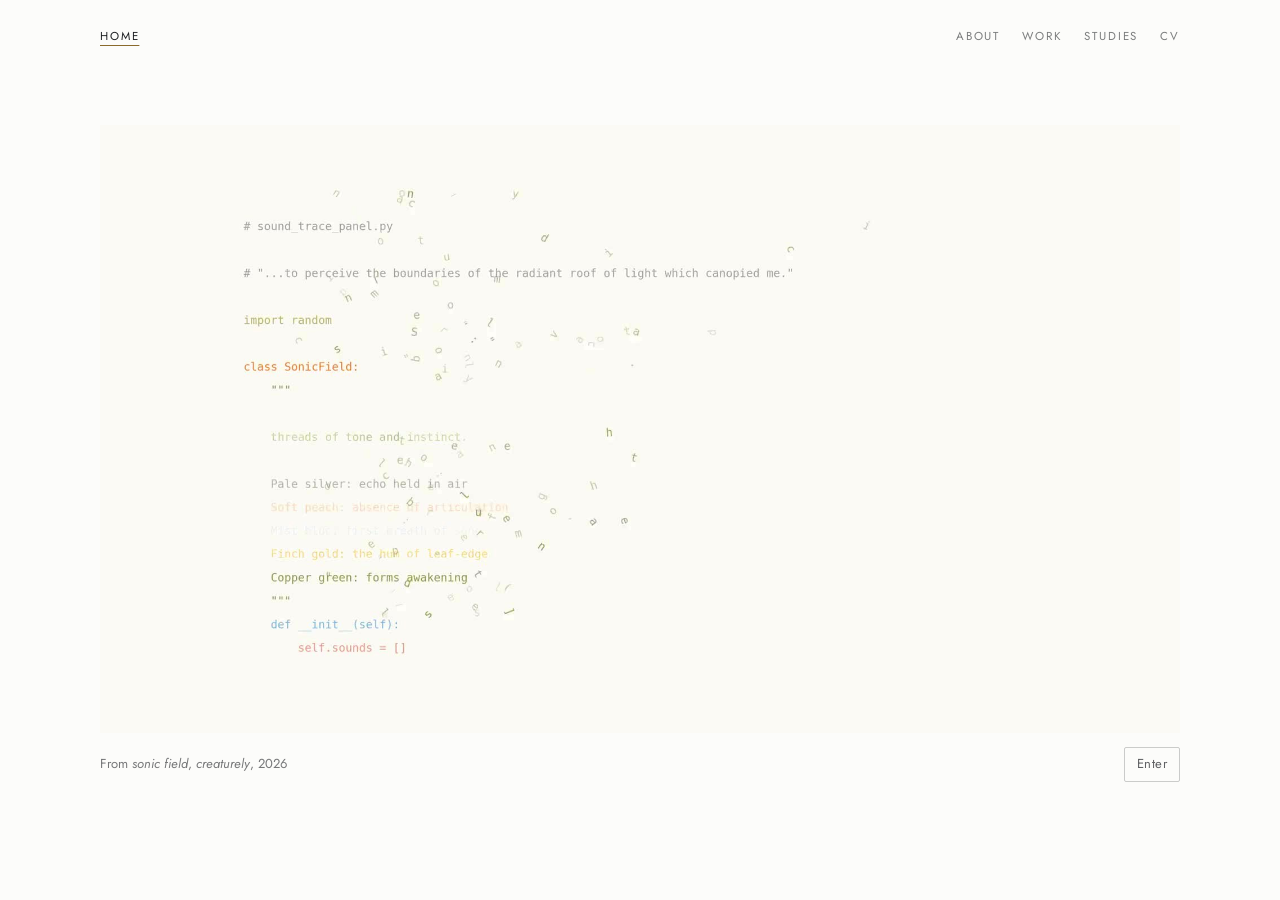
<file: index.html>
<!DOCTYPE html>
<html lang="en">
<head>
<meta charset="utf-8">
<meta name="viewport" content="width=device-width, initial-scale=1, viewport-fit=cover">
<title>Alexandra Emberley</title>
<meta name="description" content="Alexandra Emberley, interdisciplinary artist, educator, and researcher: embroidery, animation, code, and AI.">
<link rel="canonical" href="https://alexandraemberley.ca/">
<meta property="og:title" content="Alexandra Emberley">
<meta property="og:description" content="Alexandra Emberley, interdisciplinary artist, educator, and researcher: embroidery, animation, code, and AI.">
<meta property="og:url" content="https://alexandraemberley.ca/">
<meta property="og:image" content="https://alexandraemberley.ca/images/share.jpg">
<meta property="og:image:width" content="1200">
<meta property="og:image:height" content="630">
<meta property="og:type" content="website">
<meta name="twitter:card" content="summary_large_image">
<link rel="preconnect" href="https://fonts.googleapis.com">
<link rel="preconnect" href="https://fonts.gstatic.com" crossorigin>
<link rel="stylesheet" href="https://fonts.googleapis.com/css2?family=Jost:ital,wght@0,400;0,500;1,400&display=swap">
<link rel="stylesheet" href="css/portfolio.css?v=ba50dc97">
</head>
<body>
<header class="band masthead" style="--ground:#fcfcfa">
  <div class="inner">
    <a class="home" href="index.html" aria-current="page">Home</a>
    <nav aria-label="Site">
      <ul class="sections">
        <li><a href="about.html">About</a></li>
        <li><a href="work.html">Work</a></li>
        <li><a href="studies.html">Studies</a></li>
        <li><a href="cv.html">CV</a></li>
      </ul>
    </nav>
  </div>
</header>

<main class="cover band" style="--ground:#fcfcfa">
  <div class="inner">
    <video class="clip" src="media/sonic-field-excerpt.mp4" poster="media/sonic-field-excerpt-poster.jpg" width="1920" height="1080" muted loop playsinline preload="none" tabindex="0" aria-label="Excerpt from sonic field, 2026: lines of a Python code poem appear and drift across a pale page. Select to pause or play."></video>
    <p class="cover-line"><span>From <i>sonic field</i>, <i>creaturely</i>, 2026</span><a class="btn" href="work.html">Enter</a></p>
  </div>
</main>
<script>
(function () {
  var clips = document.querySelectorAll('video.clip');
  var still = window.matchMedia('(prefers-reduced-motion: reduce)').matches;
  if (!clips.length || still || !('IntersectionObserver' in window)) return;
  var seen = new IntersectionObserver(function (entries) {
    entries.forEach(function (e) {
      if (e.isIntersecting) { e.target.play().catch(function () {}); }
      else { e.target.pause(); }
    });
  }, { threshold: 0.35 });
  clips.forEach(function (v) { seen.observe(v); });
})();
document.querySelectorAll('video.clip').forEach(function (v) {
  function toggle() { if (v.paused) { v.play().catch(function () {}); } else { v.pause(); } }
  v.addEventListener('click', toggle);
  v.addEventListener('keydown', function (e) { if (e.key === 'Enter' || e.key === ' ') { e.preventDefault(); toggle(); } });
});
</script>
<!-- Statcounter -->
<script>var sc_project=13358656; var sc_invisible=1; var sc_security="503b06b8";</script>
<script src="https://www.statcounter.com/counter/counter.js" async></script>
<noscript><div class="statcounter"><a title="Web Analytics Made Easy - Statcounter" href="https://statcounter.com/" target="_blank"><img class="statcounter" src="https://c.statcounter.com/13358656/0/503b06b8/1/" alt="Web Analytics Made Easy - Statcounter" referrerPolicy="no-referrer-when-downgrade"></a></div></noscript>
</body>
</html>
</file>
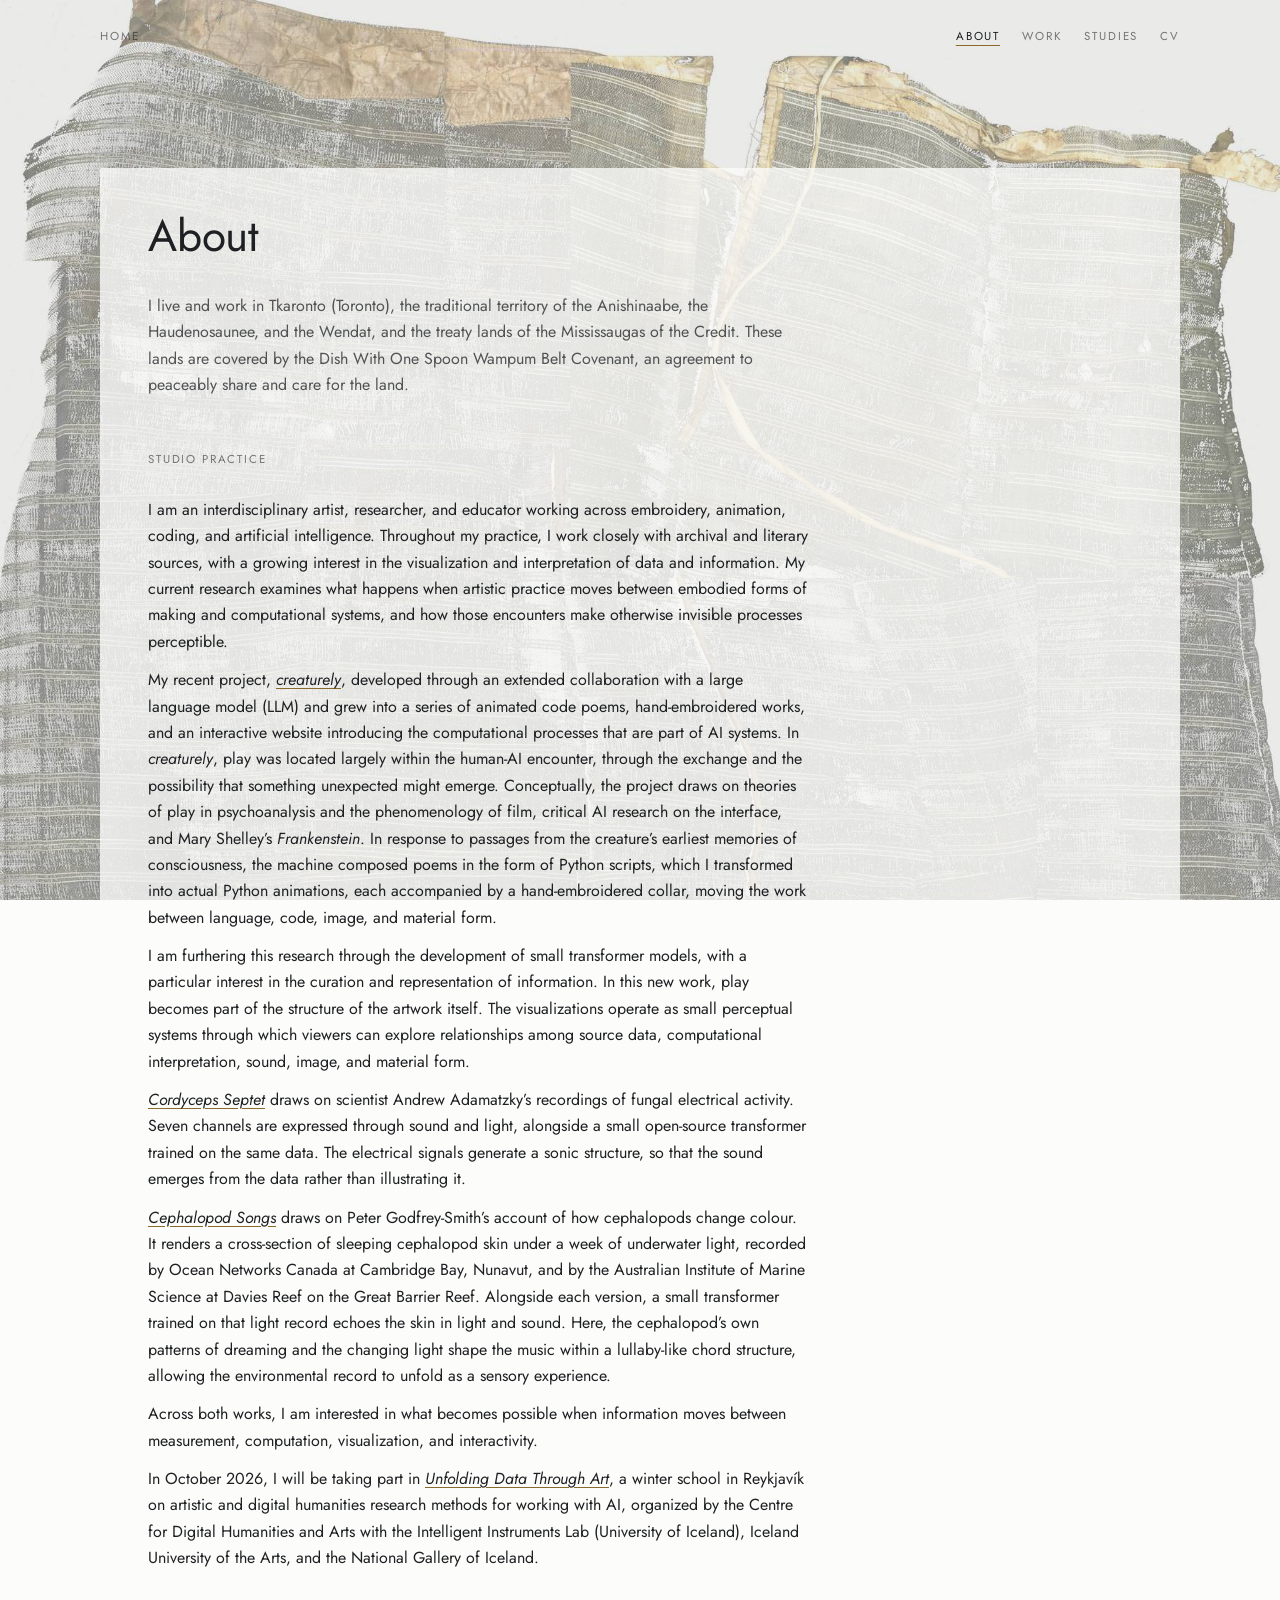
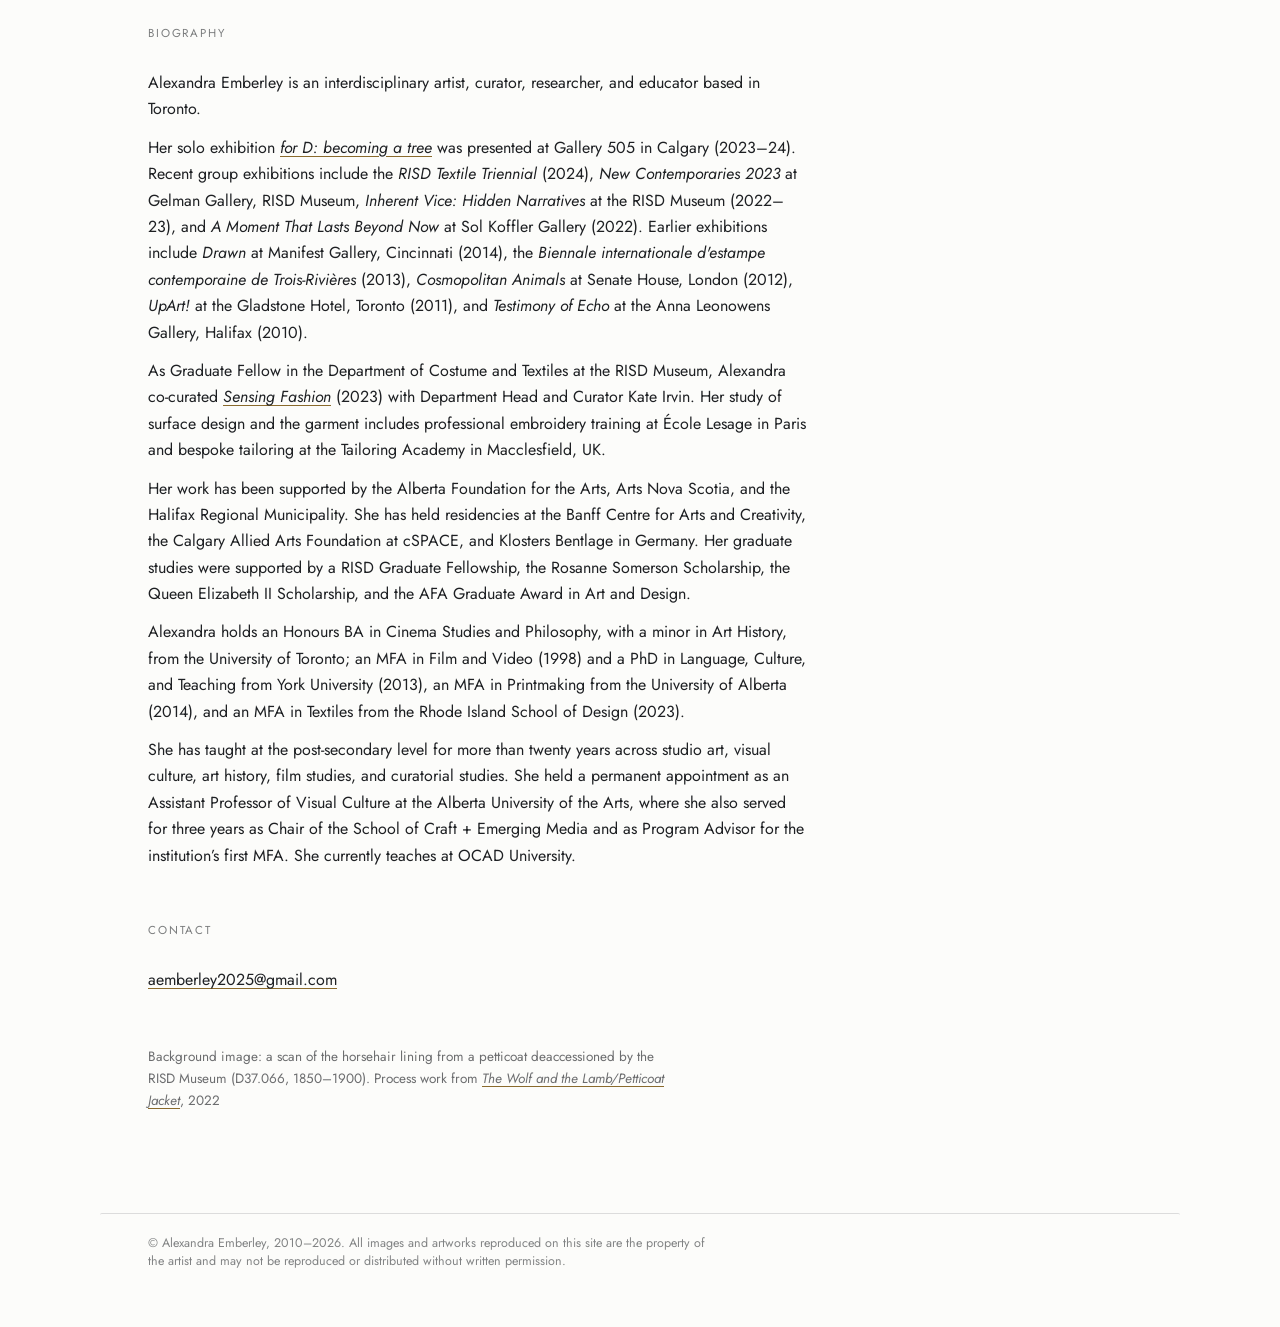
<file: about.html>
<!DOCTYPE html>
<html lang="en">
<head>
<meta charset="utf-8">
<meta name="viewport" content="width=device-width, initial-scale=1, viewport-fit=cover">
<title>About · Alexandra Emberley</title>
<meta name="description" content="Alexandra Emberley, interdisciplinary artist, educator, and researcher: embroidery, animation, code, and AI.">
<link rel="canonical" href="https://alexandraemberley.ca/about.html">
<meta property="og:title" content="About · Alexandra Emberley">
<meta property="og:description" content="Alexandra Emberley, interdisciplinary artist, educator, and researcher: embroidery, animation, code, and AI.">
<meta property="og:url" content="https://alexandraemberley.ca/about.html">
<meta property="og:image" content="https://alexandraemberley.ca/images/share.jpg">
<meta property="og:image:width" content="1200">
<meta property="og:image:height" content="630">
<meta property="og:type" content="website">
<meta name="twitter:card" content="summary_large_image">
<link rel="preconnect" href="https://fonts.googleapis.com">
<link rel="preconnect" href="https://fonts.gstatic.com" crossorigin>
<link rel="stylesheet" href="https://fonts.googleapis.com/css2?family=Jost:ital,wght@0,400;0,500;1,400&display=swap">
<link rel="stylesheet" href="css/portfolio.css?v=ba50dc97">
</head>
<body>
<div class="petticoat">
<header class="band masthead" style="--ground:#fcfcfa">
  <div class="inner">
    <a class="home" href="index.html">Home</a>
    <nav aria-label="Site">
      <ul class="sections">
        <li><a href="about.html" aria-current="page">About</a></li>
        <li><a href="work.html">Work</a></li>
        <li><a href="studies.html">Studies</a></li>
        <li><a href="cv.html">CV</a></li>
      </ul>
    </nav>
  </div>
</header>

<main>
  <section class="band opener" style="--ground:#fcfcfa" aria-labelledby="section-title">
    <div class="inner">
      <h1 id="section-title">About</h1>
    </div>
  </section>
  <section class="band prose" style="--ground:#fcfcfa">
    <div class="inner">
      <p class="note ack">I live and work in Tkaronto (Toronto), the traditional territory of the Anishinaabe, the Haudenosaunee, and the Wendat, and the treaty lands of the Mississaugas of the Credit. These lands are covered by the Dish With One Spoon Wampum Belt Covenant, an agreement to peaceably share and care for the land.</p>
      <h2 class="label">Studio practice</h2>
      <p class="note">I am an interdisciplinary artist, researcher, and educator working across embroidery, animation, coding, and artificial intelligence. Throughout my practice, I work closely with archival and literary sources, with a growing interest in the visualization and interpretation of data and information. My current research examines what happens when artistic practice moves between embodied forms of making and computational systems, and how those encounters make otherwise invisible processes perceptible.</p>
      <p class="note">My recent project, <a href='https://alexandrae2026.github.io/creaturely/' target='_blank' rel='noopener'><i>creaturely</i></a>, developed through an extended collaboration with a large language model (LLM) and grew into a series of animated code poems, hand-embroidered works, and an interactive website introducing the computational processes that are part of AI systems. In <i>creaturely</i>, play was located largely within the human-AI encounter, through the exchange and the possibility that something unexpected might emerge. Conceptually, the project draws on theories of play in psychoanalysis and the phenomenology of film, critical AI research on the interface, and Mary Shelley’s <i>Frankenstein</i>. In response to passages from the creature’s earliest memories of consciousness, the machine composed poems in the form of Python scripts, which I transformed into actual Python animations, each accompanied by a hand-embroidered collar, moving the work between language, code, image, and material form.</p>
      <p class="note">I am furthering this research through the development of small transformer models, with a particular interest in the curation and representation of information. In this new work, play becomes part of the structure of the artwork itself. The visualizations operate as small perceptual systems through which viewers can explore relationships among source data, computational interpretation, sound, image, and material form.</p>
      <p class="note"><a href='cordyceps-septet.html'><i>Cordyceps Septet</i></a> draws on scientist Andrew Adamatzky’s recordings of fungal electrical activity. Seven channels are expressed through sound and light, alongside a small open-source transformer trained on the same data. The electrical signals generate a sonic structure, so that the sound emerges from the data rather than illustrating it.</p>
      <p class="note"><a href='cephalopod-song.html'><i>Cephalopod Songs</i></a> draws on Peter Godfrey-Smith’s account of how cephalopods change colour. It renders a cross-section of sleeping cephalopod skin under a week of underwater light, recorded by Ocean Networks Canada at Cambridge Bay, Nunavut, and by the Australian Institute of Marine Science at Davies Reef on the Great Barrier Reef. Alongside each version, a small transformer trained on that light record echoes the skin in light and sound. Here, the cephalopod’s own patterns of dreaming and the changing light shape the music within a lullaby-like chord structure, allowing the environmental record to unfold as a sensory experience.</p>
      <p class="note">Across both works, I am interested in what becomes possible when information moves between measurement, computation, visualization, and interactivity.</p>
      <p class="note">In October 2026, I will be taking part in <a href='https://mshl.is/en/unfolding-data-through-art-winter-school/' target='_blank' rel='noopener'><i>Unfolding Data Through Art</i></a>, a winter school in Reykjavík on artistic and digital humanities research methods for working with AI, organized by the Centre for Digital Humanities and Arts with the Intelligent Instruments Lab (University of Iceland), Iceland University of the Arts, and the National Gallery of Iceland.</p>
      <h2 class="label">Biography</h2>
      <p class="note">Alexandra Emberley is an interdisciplinary artist, curator, researcher, and educator based in Toronto.</p>
      <p class="note">Her solo exhibition <a href='textile-based-inquiry.html#w-for-d'><i>for D: becoming a tree</i></a> was presented at Gallery 505 in Calgary (2023–24). Recent group exhibitions include the <i>RISD Textile Triennial</i> (2024), <i>New Contemporaries 2023</i> at Gelman Gallery, RISD Museum, <i>Inherent Vice: Hidden Narratives</i> at the RISD Museum (2022–23), and <i>A Moment That Lasts Beyond Now</i> at Sol Koffler Gallery (2022). Earlier exhibitions include <i>Drawn</i> at Manifest Gallery, Cincinnati (2014), the <i>Biennale internationale d'estampe contemporaine de Trois-Rivières</i> (2013), <i>Cosmopolitan Animals</i> at Senate House, London (2012), <i>UpArt!</i> at the Gladstone Hotel, Toronto (2011), and <i>Testimony of Echo</i> at the Anna Leonowens Gallery, Halifax (2010).</p>
      <p class="note">As Graduate Fellow in the Department of Costume and Textiles at the RISD Museum, Alexandra co-curated <a href='textile-based-inquiry.html#w-sensing-fashion'><i>Sensing Fashion</i></a> (2023) with Department Head and Curator Kate Irvin. Her study of surface design and the garment includes professional embroidery training at École Lesage in Paris and bespoke tailoring at the Tailoring Academy in Macclesfield, UK.</p>
      <p class="note">Her work has been supported by the Alberta Foundation for the Arts, Arts Nova Scotia, and the Halifax Regional Municipality. She has held residencies at the Banff Centre for Arts and Creativity, the Calgary Allied Arts Foundation at cSPACE, and Klosters Bentlage in Germany. Her graduate studies were supported by a RISD Graduate Fellowship, the Rosanne Somerson Scholarship, the Queen Elizabeth II Scholarship, and the AFA Graduate Award in Art and Design.</p>
      <p class="note">Alexandra holds an Honours BA in Cinema Studies and Philosophy, with a minor in Art History, from the University of Toronto; an MFA in Film and Video (1998) and a PhD in Language, Culture, and Teaching from York University (2013), an MFA in Printmaking from the University of Alberta (2014), and an MFA in Textiles from the Rhode Island School of Design (2023).</p>
      <p class="note">She has taught at the post-secondary level for more than twenty years across studio art, visual culture, art history, film studies, and curatorial studies. She held a permanent appointment as an Assistant Professor of Visual Culture at the Alberta University of the Arts, where she also served for three years as Chair of the School of Craft + Emerging Media and as Program Advisor for the institution’s first MFA. She currently teaches at OCAD University.</p>
      <h2 class="label">Contact</h2>
      <p class="note"><a href="mailto:aemberley2025@gmail.com">aemberley2025@gmail.com</a></p>
      <p class="note ground-note">Background image: a scan of the horsehair lining from a petticoat deaccessioned by the RISD Museum (D37.066, 1850–1900). Process work from <a href='textile-based-inquiry.html#w-petticoat'><i>The Wolf and the Lamb/Petticoat Jacket</i></a>, 2022</p>
    </div>
  </section>
</main>
<footer class="band close" style="--ground:#fcfcfa">
  <div class="inner">

    <p class="rights">© Alexandra Emberley, 2010–2026. All images and artworks reproduced on this site are the property of the artist and may not be reproduced or distributed without written permission.</p>
  </div>
</footer>
</div>
<!-- Statcounter -->
<script>var sc_project=13358656; var sc_invisible=1; var sc_security="503b06b8";</script>
<script src="https://www.statcounter.com/counter/counter.js" async></script>
<noscript><div class="statcounter"><a title="Web Analytics Made Easy - Statcounter" href="https://statcounter.com/" target="_blank"><img class="statcounter" src="https://c.statcounter.com/13358656/0/503b06b8/1/" alt="Web Analytics Made Easy - Statcounter" referrerPolicy="no-referrer-when-downgrade"></a></div></noscript>
</body>
</html>
</file>
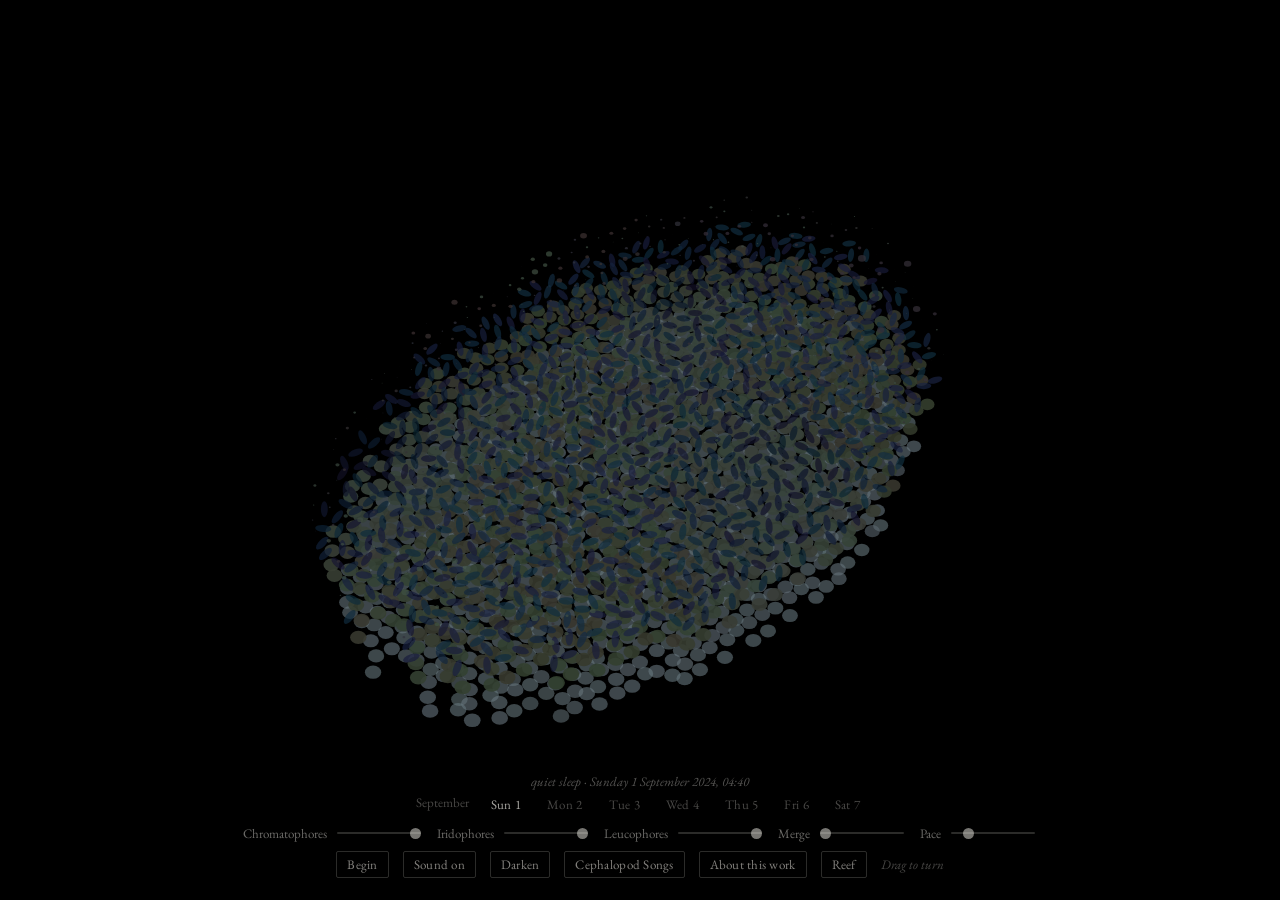
<file: cephalopod-song-arctic.html>
<!DOCTYPE html>
<html lang="en">
<head>
<meta charset="utf-8">
<meta name="viewport" content="width=device-width, initial-scale=1, viewport-fit=cover">
<title>Cephalopod Songs: Arctic</title>
<link rel="preconnect" href="https://fonts.googleapis.com">
<link href="https://fonts.googleapis.com/css2?family=EB+Garamond:ital,wght@0,400;0,500;1,400&display=swap" rel="stylesheet">
<style>
  :root { --light: #eeebe4; --gilt: #d9b25a; }
  html, body { height: 100%; margin: 0; background: #000; color: var(--light); font-family: "EB Garamond", Garamond, Georgia, serif; overflow: hidden; }
  canvas#stage { position: fixed; inset: 0; width: 100%; height: 100%; display: block; touch-action: none; cursor: grab; }
  canvas#stage:active { cursor: grabbing; }
  #work.dark canvas#stage { cursor: none; }
  .beneath { position: fixed; left: 0; right: 0; bottom: 0; padding: 14px 18px calc(22px + env(safe-area-inset-bottom, 0px)); text-align: center; transition: opacity 1.4s ease; }
  #work.dark .beneath { opacity: 0; pointer-events: none; }
  .row { display: flex; flex-wrap: wrap; justify-content: center; align-items: center; gap: 8px 14px; margin-top: 8px; }
  button { font: inherit; font-size: 13px; letter-spacing: .02em; color: rgba(238,235,228,.55); background: transparent; border: 1px solid rgba(238,235,228,.18); padding: 4px 10px; border-radius: 2px; cursor: pointer; transition: color .3s, border-color .3s; }
  button:hover { color: rgba(238,235,228,.9); border-color: rgba(238,235,228,.45); }
  .link { font: inherit; font-size: 13px; letter-spacing: .02em; color: rgba(238,235,228,.55); background: transparent; border: 1px solid rgba(238,235,228,.18); padding: 4px 10px; border-radius: 2px; text-decoration: none; display: inline-block; transition: color .3s, border-color .3s; }
  .link:hover { color: rgba(238,235,228,.9); border-color: rgba(238,235,228,.45); }
  button:focus-visible, input:focus-visible, a:focus-visible { outline: 2px solid rgba(238,235,228,.5); outline-offset: 3px; }
  label { display: inline-flex; align-items: center; gap: 8px; color: rgba(238,235,228,.45); font-size: 13px; }
  input[type=range] { width: 84px; -webkit-appearance: none; appearance: none; background: transparent; height: 16px; }
  input[type=range]::-webkit-slider-runnable-track { height: 2px; background: rgba(238,235,228,.18); border-radius: 1px; }
  input[type=range]::-moz-range-track { height: 2px; background: rgba(238,235,228,.18); border-radius: 1px; }
  input[type=range]::-webkit-slider-thumb { -webkit-appearance: none; appearance: none; width: 11px; height: 11px; border-radius: 50%; background: rgba(238,235,228,.5); border: none; margin-top: -4.5px; }
  input[type=range]::-moz-range-thumb { width: 11px; height: 11px; border-radius: 50%; background: rgba(238,235,228,.5); border: none; }
  .hint { color: rgba(238,235,228,.3); font-size: 13px; font-style: italic; }
  .state { font-size: 13px; font-style: italic; color: rgba(238,235,228,.35); margin: 0 0 4px; min-height: 1.2em; }
  .months { display: flex; justify-content: center; gap: 4px 18px; margin: 0 0 6px; }
  .months { font-size: 13px; color: rgba(238,235,228,.3); }
  .months button { border: none; padding: 2px 4px; color: rgba(238,235,228,.3); }
  .months button:hover { color: rgba(238,235,228,.7); }
  .months button[aria-current="true"] { color: rgba(238,235,228,.7); }
  .colophon { font-size: 12px; color: rgba(238,235,228,.22); margin: 10px auto 0; max-width: 78em; line-height: 1.4; }
  .colophon a { color: inherit; text-decoration: underline dotted; }
  body.about-open #work { visibility: hidden; }
  @media (max-width: 640px) { input[type=range] { width: 64px; } }
</style>
<!-- Statcounter -->
<script>var sc_project=13358656; var sc_invisible=1; var sc_security="503b06b8";</script>
<script src="https://www.statcounter.com/counter/counter.js" async></script>
<noscript><div class="statcounter"><a title="Web Analytics Made Easy - Statcounter" href="https://statcounter.com/" target="_blank"><img class="statcounter" src="https://c.statcounter.com/13358656/0/503b06b8/1/" alt="Web Analytics Made Easy - Statcounter" referrerPolicy="no-referrer-when-downgrade"></a></div></noscript>
</head>
<body>
<main id="work">
<canvas id="stage" aria-label="A slab of cephalopod skin seen in section and slowly turning: a top layer of coloured sacs opening and closing, a layer of shimmering plates beneath, and a white layer at the base"></canvas>
<div class="beneath" id="beneath">
  <p class="state" id="state"></p>
  <div class="months" id="months" aria-label="Enter the record at midnight on a day of the week">
    <span>September</span><button type="button" data-h="0">Sun 1</button><button type="button" data-h="1440">Mon 2</button><button type="button" data-h="2880">Tue 3</button><button type="button" data-h="4320">Wed 4</button><button type="button" data-h="5760">Thu 5</button><button type="button" data-h="7200">Fri 6</button><button type="button" data-h="8640">Sat 7</button>
  </div>
  <div class="row">
    <label for="chrom">Chromatophores <input id="chrom" type="range" min="0" max="1" step="0.01" value="1"></label>
    <label for="irid">Iridophores <input id="irid" type="range" min="0" max="1" step="0.01" value="1"></label>
    <label for="leuc">Leucophores <input id="leuc" type="range" min="0" max="1" step="0.01" value="1"></label>
    <label for="merge">Merge <input id="merge" type="range" min="0" max="1" step="0.01" value="0"></label>
    <label for="pace">Pace <input id="pace" type="range" min="0.1" max="1" step="0.05" value="0.25"></label>
  </div>
  <div class="row">
    <button id="run" type="button" aria-pressed="false">Begin</button>
    <button id="sound" type="button" aria-pressed="false">Sound on</button>
    <button id="darken" type="button" title="Click or tap the field, or press Escape, to bring the controls back">Darken</button>
    <a class="link" href="cephalopod-song.html">Cephalopod Songs</a>
    <a class="link" href="cephalopod-song.html#about">About this work</a>
    <a class="link" href="cephalopod-song-reef.html">Reef</a>
    <span class="hint">Drag to turn</span>
  </div>
</div>
</main>
<script>
(() => {
  // ---------- light as seven bands, red to violet ----------
  const NB = 7, LAM = [650, 610, 580, 550, 500, 470, 430];
  const BAND_RGB = [[1,0,0],[1,.45,0],[1,.92,0],[.1,1,.15],[0,.9,.9],[.05,.3,1],[.55,.1,1]];
  const PIG = {
    yellow: { T: [.8,.86,.88,.78,.55,.4,.35],   R: [.18,.3,.5,.5,.2,.1,.08] },       // a yellow leaning to green; translucent, so over a plate it makes a fern green
    red:    { T: [.9,.68,.4,.22,.22,.3,.28],   R: [.88,.5,.18,.06,.05,.09,.08] },     // a red with orange in it; over white it makes coral, over a plate a warm purple
    madder: { T: [.8,.5,.3,.2,.22,.4,.36],     R: [.72,.3,.12,.06,.06,.2,.17] },      // a dark crimson with brown in it; over a plate an aubergine
  };
  // ---------- the sky: Ocean Networks Canada, Cambridge Bay, PAR at 8 to 9 m, one-minute means, 1 September 00:00 to 8 September 00:00 2024 (local, UTC-6).
  // One byte a minute: v = 10 ** ((byte - 1) / 254 * 5 - 2) micromol photons per square metre per second; four missing minutes hold the last value. ----------
  const SKY_B64 = "[base64]/vLq6u7u6uby9u7u8vL6+wsC+u7u7u7q5ubq6u7u7vLu6vLu8vr7Bu8K+uru5t7a0tbe5uru7urm5ubq7u7q6ubi5ubm5ubm5urq7u7y9vr+/v7++vr/AwcLCwsLCwsPDxMTEw8PDw8XGyMTDxMO+vr/Bw8bHzMzNyMHCwMDDwsC/v7/AwL69vLu7vLq6ury6ur/FzMzLzMzMzMzMzMzMzc3Nzc3Nzc3Nzc3Mzc3Nzc3NzczLzc7Nz9DQ0NDQ0NDQ0NHR0tLT1NPJxszT09PT09PT1NTT0c/P0tLV1tXV1NXW1tbW1tfX19fX19jY2NjY2NnZ18/[base64]/Pz8/Pz87Ozs7Ozc3Nzc3Nzc3Nzc3MzMzMzMzLy8vLysrKysnJycnIyMjIyMfHx8fHxsbGxsXFxcXExMTDw8PCwsLCwcHBwMDAwL+/v76+vr69vb28vLy7u7u6urm5ubi4uLe3tra2tbW1tLS0s7OysrKxsbCwr6+vrq6traysq6uqqqmpqKinp6ampaWkpKOjoqKhoaCgn5+enp2cnJubmpqZmJiXlpaVlJSTk5KRkJCPjo6NjIuKiomIh4aFhIOCgYB/[base64]/vby7u73AwsTExMPCxMLEwr69vby8vLy8vLy8vb6+vr+/v8DAwMDAwMDAwMDAv7+/[base64]/g3M7Nz9Tf4+Pj3djNy8nIx8bG0N7Z4Nzi4tPP0dHRz87NzcvKyMjXz9zi5OXh1tDQzMrKycnKzM3Nzdvj1c7Oz9DPzczJx8ja2NDN3MzK0uDf1ODazt7a0tfa4eHe29fb4ODh4ODh4+Tk4+Pj4+Pj4+Li3tXU1M/KzM3S39vT0t/i4d7c2s7Y4ODZ0uDi4uHj3trj4OLVztDS0dHV4eDWy8rLzMvKysvLzNfZ2dfd2s/X0szMztLTzc3N0MvKy8nHxMPFyMvKycnPz9DR1dHLyMjJxcTFxsrN2NnZ2dnY09DPzdnf2tnc3t3e3d3d3NjLxcXHy8zWz9DRz9LJxsXFxMPDxMTEw8HAv76+v8LFyMnKysrT08/R0NTMysnJxsTBwL69vLu8v8zQxMLCwL+/v7/AxcrOzs/[base64]/[base64]/v8DAwMC/vr/BwL26ubm6vL/AwcDAwMDAv7+/wMLDxMTExsjIyMjIx8bFxcbHycnHxsXEw8PDxcbGxsXGx8fIyMnKy8vKycnKy8vLy8vLy8vLysnJycnKy8vMzc3Nzc3My8rIx8jIyMjHx8fGxsbGxsXExMXGx8fHxcTCwL28vL7BwsPEx8nMzs7My8rJysrMzM3Ozc3Q0NHP1NTV19zc39/a2NnW09PT1NPR0MzKy8zNy8zNzc3N0M3Ly83Q1dLNysvMz9LT09PX1dDKx8fHx8fIyszMysnMz9DV2t/f09DPzczKxsTDwsPExsfHx8jL0NTW297g4eDeysG+wMPGyc3P0tPS2Nzb3uHg4OHi3dbLx8fJy83U2tDc3t7e2tLOysnKys3T2dnY09HJx8jIyM7OztfXzszLysnKzMzMzNDU0tjY2NDIycnLysnKzM3Qzs3LysjHx8rRz9PW2tvb29jb29vb2trX1tLGwcC/v76+vr/Aw8fL1NLQzdTV0MzIxsbQ3tHOzMvLy8rJycnKy8zMzMzNzc3N0t7d397g4NvPzcjEwcDCxsXEx9fP19fT287Kx8bEw8LBwcHCw8TExMXFxcPBwMHDxsfIycrKycjHx8bFxMTDwsC/[base64]/[base64]/AwcDAwL+/v7/AwMDBwcHBwcHBwcHBwcLCwsHBwcHBwcHBwcLCwsLDw8TExMTExMTExMTExMTExMPExMTFxcXFxcXFxcbGxsbFxcbHx8fIyMjIyMnKy8zMzMvLysrJx8bExMTExMTExMTFxcXGxsbGxsfHx8fIyc7P0NHR0NDRz83Ozs7Q0dHPz87Ny8rJyMfHzc3Pzs/Pzs3N0NDP0c/Nzc3O0NPU1tTSz83Mzc3Nzc3Oz9DQz8/Qz8/Pzs7Ozc3Nzc3Nzc/Q0dTV2NnV1NPU1dXY1tfW1dXR0M/Pzs7Ozc3NzcvKyMXDwsLCwsPExMXGx8fIycvNzczLzdLGxMfHzsza3+DW2d3Y0dLT2t3W09XS0dLS09PT09PT09TU1tfV1dTU0tLS0dDPzs3My8rJyMjIx8fHxsbGxsfHx8fHxsfHycvNzc/V4N7k29bV1NLQz83Nzc3Nzc3Nzc3Nzc3NztLNzczLysnIx8jIycrKy8zNzc/Q0dHR0dPT0dLT1NbY1tPS0c/Nzc3LysrJycnJycjIyMfHx8fHyMnMzc/S2NjZ2OHa08/Ozc3Ny8rKycnJycjIyMjHx8fGxsXFxcTExMTExMTExMTExMPDwsLBwcHAwMDAwMDAwMHBwcHBwcHCw8TGx8jIyMnJysrJycvNzMzMy8rKyMfHxsbFxcXFxsfIycrKy83NzMrKycjIx8bGxcXGxcXFxcTExMPDw8PCwcHAv7+/v7+/[base64]/[base64]/[base64]/AwsTGyMnJycjJycnJycfGxcTExMTExMTExMTFxcTEw8PCwsPDwsLDxMXFxsbGxsbHyMnKysrLzMzKycjGw7+8uri4t7e3t7e4ur3AwsXGx8jIx8bFxMPExsnMzczLy8zLycbDwsHCw8PCwcG/vr6+wMLExsbGx8bFxMPCwcLCwsPFyMnKycjGxsbGxcTCwL6+vr6+vr+/wMC/vry8vLy8vb6/wMDBwsLDw8TExcbGx8fIyMnKy8vLy8rJyMfGxcPBv768u7q6u7y9vr7AwsTFxsbGx8fHx8bGxsXExMPDxMXGx8fHx8bGxsXFxsfIycnJysrKy87Q0NDR0tLT1NbW19bU19fX1tHPz87Oz8/NzczMzMzNzc/Qz8/P0NHQ0dHU09PS0NHPzs7Oz8/Pzs7Nzc3Nzc7Ozs7Oz87Ozs/Q0dfc29PU1dXV0c/S0dDQ0dHS2Nna1dbb3tvT0tLS0tLR1tze2N3b2trW09bb29TW2t7f39fY3tza1dHV09DQ0NHT1dDNzMvJx8bFxcjPz9HU18/[base64]/[base64]/[base64]/[base64]/QUNFR0lKTE1PUFFSU1RVVlZXWFlaXFxdXl9gYWNkZWZnaWprbGxsbGxsbG1tbm5vcHFycnNzc3R0dXV2dnd3eHl5enp6e3t7fHx9fX5/[base64]/v769vLu8u7u6u7y8u7u6urq4t7W2tra2trW0s7OzsrKysrGysrKztLW1tbW2tra2tra3t7i4ubm7u7u8vL29urm5ubq7u7y8vb29vLu7u7y8vL28u72+vLu7vb29vLu5uLm8vLy7u7zAwsLAvr6/wb+8u7q7vr+/vb6+vb29vb7AwcHBwMC/[base64]";
  const SKY = Uint8Array.from(atob(SKY_B64), ch => ch.charCodeAt(0)), SKY_N = SKY.length, SKY_T0 = Date.UTC(2024, 8, 1);
  const skyAt = m => { const i = Math.floor(m) % SKY_N, j = (i + 1) % SKY_N, f = m - Math.floor(m); const dec = b => 10 ** ((b - 1) / 254 * 5 - 2);
    const v = Math.exp(Math.log(dec(SKY[i])) * (1 - f) + Math.log(dec(SKY[j])) * f);          // interpolate on the log scale, as the eye does
    return { v, lum: Math.max(0, Math.min(1, (Math.log10(v) + 2) / 4.5)) }; };                 // 0.01 is deep night, 300 the brightest noon
  // ---------- the model: a small transformer, trained on this radiometer's July and August, asked for the next reading ----------
  // The same architecture as the Cordyceps Septet model, ported from numpy; weights embedded below. It runs here, in the page.
  const MODEL = (() => {
    const meta = {"order": ["Win", "bin", "pos", "Wout", "bout", "Wq0", "Wk0", "Wv0", "Wo0", "g10", "b10", "W10", "c10", "W20", "c20", "g20", "b20", "Wq1", "Wk1", "Wv1", "Wo1", "g11", "b11", "W11", "c11", "W21", "c21", "g21", "b21"], "shapes": {"Win": [3, 24], "bin": [24], "pos": [36, 24], "Wout": [24, 1], "bout": [1], "Wq0": [24, 24], "Wk0": [24, 24], "Wv0": [24, 24], "Wo0": [24, 24], "g10": [24], "b10": [24], "W10": [24, 48], "c10": [48], "W20": [48, 24], "c20": [24], "g20": [24], "b20": [24], "Wq1": [24, 24], "Wk1": [24, 24], "Wv1": [24, 24], "Wo1": [24, 24], "g11": [24], "b11": [24], "W11": [24, 48], "c11": [48], "W21": [48, 24], "c21": [24], "g21": [24], "b21": [24]}, "K": 36, "D": 24, "H": 2, "FF": 48, "L": 2, "b64": "[base64]/[base64]/nj1JAwI9U6EgvtEfYbybLqM9to0HPfarbj1VBQm9i8eYvDfttjyYdag83qy1PJRBYruMIIi9/eMtPfY5pDycGdA9iPioPbQ/[base64]/Zjj0KqAk9siE0PncvML47G2G9YJWwPV+yXT6slfS7U4aFPKYztbyj4cY9pDv7vBYbhj1zaw+97RfHvei1cDxUQ/E8LZnyPaMirLvd2Si9FxVLPRwRrLomgQE7ijiCvN6Zqz3yPv08YCAZPqadvz0vQYM9hScOvmVWYj2Zjkc9bUiVPTcVoz1ZDDi9OxWKPeFCHL1R1Bs+UD3RvR/OHL44XBW+a5l3vXnusb3ZxDA+0XDdvDBwAL7hFA4+44NyvSoc571O9qI9AdhAPdnKE71WBAA+xzilOtpxCj4it1Y9FbsRPp9hqDuIvfC9eHBNPsH3FL2msdC8vRtMvSK+37z/1FU83pvdPIGoaz3teic+axwdvI7T5L04bsG9wnyGvWV0Gr45r5o9KNhPvcuyZr15wAg8pqfgvSale72XNZM9mkqPPZb/[base64]/TdD0R8Mc7/WNcvUswp73oyAu9M6mZvZspGz2gxqm9J/t9Pa6mmj3fE4a9AHbgPcVhmrycugk+OZBEPRnbrD0MbMK94GWgvKR+4z1SaIe9JmQyvuzGPr6tK1G+N1YqvuDs7rwJMgo+a/bivH0p3Tx0vuW8M6wCvFOHXryayym8wCxLPWtw/73BUIw9orS3PTM8prtSMbk9Gh1dvZGiaL1UqoA9r5jgvO8OR71ZFKS9mOpSvdiuhD3HHCC+3z8IPSdokrxNjqQ9DQxGPYsba74xNhI9ZMCRPG0B5zt/STq9wL+lPUI4WL12QBU+N1h3PX2rPj5aU0W9JZwSvky7Jj0hp8c995AUvC9bFL65rnu9sKBAPUjmqbxTrLc66M8xvKMfi70pe/[base64]/sdY950OdPddoGD5/OsE8MDMfvtzbyL38wfE90BuovDC8oToQ7K69ngDGPSH6sbxKTwA+Xw8lvSJBqD0Jfu095MmSvYaKoD0eHL69UYOfvcdXPD19izm9KLFMva11j7z0C5K9sFzjPS2yND3OyqW8t8OjvEtccz1G/yY+WQeqPX1Xhb3SQlw9Awu6O/7/cbyrxz8+GQ8SveWcW712pTK+6J0JvuTqlDwX14a9K8khPa/p3L238mu9wNt5PRmE/z1Th5c9xXPmPUAWEz7W/Zs9TBGyvSuXhLuAYpU9saPBvG5nWzxI7Bu+dO1hvd14Wz1MdF2+KwC2vQEdjLxoHRe+kGY7vAIfvb2C+yG9IsDuvPl9lTrMV0u9MZKmPIljXL0/[base64]/[base64]/vID9uT1ul6W9JniiO/zrPL4MMv+7YQEDPabWiD3V+Y+94jzrPF/Mwjzes0o84BIjPDo+KT1C6Sg9hVm9vUsjzL2c4Wg+88UoPvrTK75TGrg8132LPeOnhj3aCHK73QGcvTyW57wjVRU9IPIDvMe5oL2IHuy8cUy5PRiwxT0sLNK9XHkdvb3wgr0k6wI+WS0svIu9BT5crma99mVAvOPf+L2mXgg+/VOZvKxtKb74rXW9fFYevncpnTsj7ty8jlbDPDsZzT1TlCw8tc4PPeVcPDsgPtW8IRkrvjtckj1QkdC8a5e/O/[base64]/L1UI/Q6D4K5O7ZoS70jGL29FnUrPtUQTDwTQQY+0oA+vfh39L3kmoQ7yS5nvRhtRj6/2yc8TKS0PdgB3bw48YS8AJuKOxY5TjxNf8I9+PHUvK0tPb3mx5K9+ERcvKz9EjgYbDk9Qs37u+IYkr0veZA8Yz2iPZVCjLz5KYU8PKv8vPuSwT0ayE87Hti4uw9ttztYS3U9nN8BPmXtRz3qFWI90eH5vSm0YT1kp0I+gbR3vSoeor2A/xm8GJSdPVu8ST2kdsK8ds/AOyokIj2qMjU9vzlbPqV+kz1EypA742xDPQ6GM725TLi9J2F0u7JbAz30qgO+e8AfvYX22LxSxBE9EUivvO5wKT3CGXg8/M2nPaOlEb6XGQU+8xDWPcJ5ozvG4pU9gol4PXABl70u166854CuPRiMYzxdLpw9ucxHOyrvm7zbm2O9gyVLvdJLUr1tvwQ+1B6nPCYSq731aTA95h02vOkDer49rGo9/icIvl0OPT0Tu6C9Wn/9vUGlLz3iA7S9W+/NvFCiwryi4QE9CCW5PQikL7zQHMm9ax8ePrZcf72pQh4+w+yGvYscfj2vCKc9GlmhvfshGz0op5s9BMKTPWGBybwBnjk98IwPvVgtsb1GKsA9C/Ztveybqz0rNaQ9uTuDvY8ukLxlUNW8xPtdvZUlWD18fQS94dsBPkOvQD0uh0y9WMicvPBolbwfZ9m9kJGHPZbSqD1wHJM9o/kSvXlvvz2udNm8b5SgPcstFz6BS5A8l+wAvmXYgLw+uGU9u7TZPUQ9u70Cy4K8bv1zOztKPD1R31o9knGavbwY7LzTVbo9qK8FPWs2Jz0e0sE9V8lBPL/fgzzxZ8g9rEglvf6fQb5L1Uu9PjM7vIe5fL2UgKO93z1dPWBZSz3Dd4S9j1Z/vKdCA7x3p4W+jDA7PkxsOD5G0q++zqGuPb+wH71jcQe+4W9bPS8ZJb46zK89ade5OggWpTpbif29ck6vPJeymz0XLPW9FyUHvV2Rlzw6ARM7sO4ZPSD3Czy4qAs+UHJVO6Mdgr7NApo9dWD/Olv65L0TfdU9kz+Svp9I6D1Py3A9kHbjvawslztBCg6+c+gOPU1XXz3+0Ng9ANBlPdxOm71VSgi+dJZpPaIACT7dGhG8mNY1PeD3Fr7X3cG9Os/XvYosIr0/hYQ8a5R5vdWIq73QybE9bNK2PVYKKz04sF8+a069vXrkxD22xkQ8cmb8O8fKlz1YOsi9ECITPiMLyj3IER0+KAV5vCGinDxZxvc8hOROvrkyr7yiitw9w9khPEQcR7438AW9RY7xvIQPMr35Tng+xuxMvoa75rw6+II95Bkvvjtl/DwfiYO6gaT2PX6wRD2Ukfc9oBs6Pbf8pLnHJNE8GhMUO7B+FL3bee+8u48/vVWGpj1VEeG8usE0vpH+bjxHhNW92fNGvsdLmj2crKw9RINwPkk5mz2kC3C9T89ePRHxxz1DQAK+F2a/PcDwbjwnHjc90LVCPV4HXT1cveY9d8YJvBpxZzyFNZ88NT21vBDkf75D8j4+EPnOPO6Ajzybizo9YmOevYgr9b0jJl498kU2vZCTFD74H2A9CCppvZwGaD4Jkf+9Hf7svfuhbz26ZGe9kRoZvlXvgL0u4/28p2SEPUwGnr0Epnc9E9aBPe2u/j1RdVa914nnO4BjGr6op7m70lhZu6atXj61E9u9AUEVPlnOiL63Oz09lHvNPI7qhr2yl7g8DCPQupr4zjxgYAe7vjkYvsTi37yL6Bs+pfMJPT8j9TytIyO9bn4wPDpCbbq0WAy9OA2wPYzEsr1fZYG8KTkGPbs3AL2+hLq9NTzoPDtYcb125lu9+Vk/vQGxCb2JzOS8a3huvVnqqz0dcPM9CuEXvQNPJT3SPqq8fR7gvOS/kj0Gy9g7g+ZBvWrrSL3n2ma9BEE5vJ6wlj0dyWW9D8HJvVnanb30LQi++j/RPQjyA7sEc0c+AswEvgVV+D00s3O9jjkTvAKNlr18kpq9Ar/cvddsxLzzuh2+mLWVPO/Gorp4xlo9aiOYPGtS8rgQZM87n8oBPU5/k7sT2yO9uhGPvVx4Bz718488EbTBvbGPJD7jPuW8Fm9tvKlzJL7SQ0w8ypz8vZ2DoLzvIhc9Dis5PLLeXLwoDh07uuVqPc/4IT7d4zG9nPJ9PdidRD6HBJE9pm+Ovd4vlrw0q9684PuGvc+/0LxsRQU8cfjNvJ46Ij3d1Nw8xAhEvdVBjz1Xag49IuwsPWlpdz1w6DM9LYuSu7iyCj5hzY28OSSBPo+q8D1ZPuo9QECpPQNNG76G5TA+j5/qPPKh4r3sMZk8bBGPvENKe77Xj849AzkCvlLJ/z22O+48zVQWPjN/Gj4MLx2+IS8APqCnibymdWa93AOavXaWCz0Gn8E9Gv9ovC/9kb2GusC9TVDqPaiLAT7mwh69ZKs6PVJsdbw3asC79801PVDo4zvDpTI95nQ5vXv8pj1YN3y8WMh+PD73wDzY2bG9QzQpveRgM70MJ6s84+XOvSsE470F0ME9xMD8PRuDsT2bSRs+liELPfeRQ73Jagk9/mG4vdkE/[base64]/[base64]/[base64]/1hveO63z1SNQs9tzSaPcfGpbxW31o98cUuvW1tkjxW4Au+nM0lvZx9Cr4cqky7GCitO3ItHL1ua5A9p8AhPQlTej3CFN29BF2dPf8uBj6jHOe9q65Wu/JmGz3GkoK+JPBdvpsyUL7IW+w82pmSPJzlN7yBHkk8U80UPnyTaz0i7k09EXiqvTmCbj0TJbe9ZiqHvZs50zzg8qm9/LNcOx9KtTsj/yG7uiMCvqqp+73l58G8kA9UPWwufrxqf4y7NXqUvMXfCj7Qcus9YJ0sPWLCIL14pO49MMpHvfBcy7y0eoE9qvANPI9i7r0jN2Y9cBP8PFb4/b1xnDq+VEOcPA4PNj2DkNA9vRgAvrnI9b2Dlt89pocFvkit8DyvX709Hq/MPTng5r2Sj6W8pQxKPoaGO72GeMk7CQdoPVrvEb72F1s9iCWbPNr2Hb5svgC+kcinvV8S6T0/nTm+uaUoviUIl705yZy934nEPS7YED0zexG8ZObdPRoajb1vi1e9cwpJvURR+jyxqRY+q4vIPHDGFL0/WD+9RhG8vcAUmD04wIe9yP6jvOJKzb2THBC+9v9Hvn9Xyr2g7UE9/gEGvB7pjb0I5AS+WkoYveCPh71xTDw8q1QHPkmS8jwscyO+lIKrPTX6Eb6hueQ8OQG4vWebFz2lDYc+f7VIvcW+Fr04JlA9aSuCvAThNb0Cn3+94M1uPbcQdj2XaEO9yZGwvTyRaT4VlGK+Gp/oPYnHWT55t2i+mWQEPmiXCb79Pki+/H4aviU0H71NM5g8jRj7PTyUN70iybs9SnrVPWHCQD2424i9S4ioOxfEwT1FjeE9sn/7vHKSSb4PwOI97ZtiPsErjz13vek9w+uTvAVN0b3EBqu8OCMkvgd8Qj6/gZW7+q43PjDAXLzPlQ2+6yUcPTd3T719jXW9SwEXPhBWIj4+PeW9+UMhux3hoL3GYaw97WAQPhlUsr1UCTQ+5RR4vW1giD7NHAC+fAVEvWT04z39vie+j3IoPrnE/L0XGDQ91Yq9vT4YxjwZXw89Rl0EPTdW5zw7d5e9rmHmPfGEQj2cAmO+anNCPkUOcz3++Bw+L+8IvdJadL4y0L881495vbbFTzxnOgC5USX0OsmiRr6/F089IJdWvRDOrD2xE9e9Fbr2vIM2Qz5BUem90+LDPVIbyj3HVZG7kzLAPRt/gj1ZPfE9dWFPvWPmibynKCw9E0Z2vYV67jx/wK+9qkNmvr96iTx5CM49acONvE7kfjzD+yO9e8tmvRmU67vfm9g9KbU9Pn01hj3igKa9VwT2vcWNnD3R1Ic8vxa4vYxHoL05zIO9cneCPQYMW7skoOm9f93PPX/Sfz0Rkje9aIYePZwo3r3LS/E9iTERvgrFEr5Up6C9N0yovbgzzbxfq6o8COw6ux296T2QkF+8BqSkPEuQAD51ITu97drxvWHCij1WLyE+A6VUO0J9sz2WEkO9FZbFPPRz3D0W0ke9wCF0vS8PKz4kn3u8hZRBPfz54T3/9fg61J0CPvRBw71qY6k9SQJMPvYHLz6px9Q9imAsPsdT6r3L4hI+eEEgvASwH776CJC8WAakPaeVfr3DgAY+OhvbPbwAqb3x4Yg9/PFKPMsyk73cIP4851tQvU16V75O3HA9xjMxPDaKIT6YYD8+5df7vFwZMz315um97mywPamGzL2g0+S9lThfvQrjJj1IVvg8oMUlPO0iTLwFXJg8d9WRvZdvp70c/+09f5otPQob9j36AIi9EtqFPfPfBT6aeaa8GvATPcceJDldVWU9ptkyPcsKBz5WLT896Ym5PTh5R7zlmYe9HRs/PEGzVr2b/xi+YMGkvfZTKbwum6a9JF8kPp+rOD5/Nee9wVM5PWM9Ij2JXBk51QMkPoHaRD3W3jM8RZkxvp8IL72LzR48FEdlvVHIHb1UC7S92TeivGLCXL2naR++gdK4OWivyr1ScAC+rYfOPQdfmDsQXj29QPdQPW+eDD1dZiK9vZI5vvmsab3sScS6Q3nqPYs5gT1MCdq8f9tMveNlOr1mk7y9/[base64]/fXT0h7As+Gw0AvV9sqT0cP269/KIpvWcsHT27dKC9aOHYvbt1nj37eEq+86j/PF7wKr1nua68nUL5veEP9b2KZpm9sMHEvRPzg733BNm7fmiKvZWYAr7O0Ng8HhqWveaiyr1ys1K9YiQePWVZPz65Tv89XVPkvWz0cb0b/iq9f+0GPW+l2L0rHW4+G3hCPdBXjT0f59O8EYJtvYUK/b3TU+s9xc8cvffJtztB3Fu9VWabPcaNib2H1gO+1vNxvOfrYDvWudM81btjvRCnsD1MBgE+g1HGPKKUXD1fPjm+P7fGvcBEZb6Am689HF6tvJo7Jr2VdZY92T29vUfv3T2ePgs8/3PaPauFSDuSN607ViuEvefUxT05YTS+xokhve7mgLw6ogW+knRAvbvzGL65Uxs97OcBvgP/Fj2/bsK8OkCgvdbsaL7Qi289Nnj8PNBIC74ChBU+TCcFvlWqXj7cJfQ8IFGivXL+ET4SJ/g8Itt1vQu/u7xEVIc9lyGZvUDYgT3CdMu9Z11fvCWcX7wR8qQ9oFEEvj/y0jyOMAe9vjuWO1du/jxPo2O+y0HZvBIHQD6tkAK9AoLZPdcjq73rB2s71Q/ZvU1DKT1eawU+ZCoUPmEIPbzwx7S97jOHvR+31DxQpYE9GcDfPbcK8z1GE5E9AK+QO/HJebgfNMM6jQPXPY586T0AFGS9hIbEvQrOWD6GOYy+D0ERPrwJIz33Xxu+/MVmO5EYA76h08Y9a+9fPWCF4TuGLQK+II0lPXPzfjxHm5k8SbzRvToxE723N4w8ihCuu9aGID4AEKo7p247vbs6FT2OUN29lNVqPTmwWz6BEgS+5fysO13WuD3VTUC+xpzbPfLiBr6yxTc7fHeLu0XRCb0h05E9DT6gPBy1Fj1/fag6BQTYPSx4KL66UfA8/lPbvEfNuL178Ja99p/6vDMqZz1n9XC9AjkfvKXJozyzXMu9+pvNPQocOT5+5lq9KhGkPWuJhLwz1xc9TXnHu8XoRD4Ae5+8tJVrParwbT25sre9+ZgXvgtQPz2uvYM9NfswvU4EFr1nTbM9jNtQPSH/YT2GBwA8pVuBvbD/xL0R2Re+9nOTvHCiKz4CEBI9cbRLvIMRA75hojq9OhhCvM0h2bu3cVk90C/pvGMAhj1V7nI7AeEUvMRB3D3vo4i9yd/Mu2Fjsr3srKm61dSjPZbeiz0LOQo9Q/qhPd6oGD2SSWo9XFPwPL7Me71DAEg9DgE6PU7gpb0ODbk8at+lPZyPSLuTvNK9dHPgu7CxBj5OIJG9/K6BOwT1S72En628eZsWPM52Bj5yPoG9Fy9uvYDysb1C47a90ykEvjYiiL0q+eG7cCUQvJS5xz00WYq96IGavd3+i70dvcI8u7q8vOvVQT2SBJW96yrIPQALfj2o9fG82M94vTWv4budRnO8vTgpPmaHjrupXXk9EeiJvcDrD76l/FA9ZcQ4PWrPV71pugy9s+5uveucAjwkqsQ9+AkBvhhmNz3VVZq90hLHvDEpEbwxWgS+FwJTPrsyTz6VhY89I3x9PXOlYb0/ByU+4HqrOvBQmblCwtU91hpxObnni70+2wa9wpbWvEuWL7wdE089uggePe/p9z0Nn1S8JGzBPWaI/z191sG9ZiVcPRJ30L3vduu93ygdPsJhpz1vgg09vBQ/vTQVsj3gysK9PjVOPL0q1Tx49to9sDW1vWRWeL5vTA88LJXePIvzfjyQ3Iy9AHvbulVkCL71p249IFKIPajjTr0CDSm+g5tpumKU7LspzsU7b9C9PX2JyDzIfS4+YCcWPbzJp72prcA9fYSIvDwS4rzF0Uk9f5FHvCa/EL5k8aa9qVWlPW2BeDxcHoc9lHOHPQsWHT5lp4K9GO02vfxSqb0RrxW9xyqxvUbzbTtHgCu86oZYPcchw70Rp3m96Zm6PA//[base64]/[base64]/A77a8re9etZiPCKtmb0F9F49JwhIvcV8Ur3KQqY8YD4pvo/Gh7wMVho+vmhvPYCR5b287jg9Ty8kPsdw4T2yufq8YXJLvVtRtLxC+/G9J6CUPPs+mb3B7FC9LGOUPPteC72SwB+9Xu4xPlb69Dx+zNY9rAElPdNokz33L9W9AaSxvK+pC72ijQm9YShsvAPYn7xE7Xy8cYmJPU0vp7ySUoo9EtYGPZdsn70r5/m9jddNvYdy/bxvJt49d1/YvayNqD0B0KK8Y3povW6toL3ZRi09QWQSvkbABL0ZGb+8m5hCvHLuVT2PIGe93tO1PAyLo72lbdq7FJYqPf0GdLzQNTo9ghLWO7QG1rzv1e46xP9AusTnCb7tP+e9ujUTPYxGML6NwKc9XSz9vWk+GbwvYjU9x2GFvSoXzj3PzOa9iL10PQTfpzsx1UO7E/CJPVPLYz160qC9vwDbPTx8zD1UoRI8BATAPLfR1z2uiQg+HsY0PcRfmb3x++o8L81UPdrTnL2hU8+9CH/[base64]/gtO9F9+/O+YvKr0RULw9/smBPRwFK7t23Ja93iYGvKa35DxkNZY9wEwIvZ/iLTyTd9q9ftgrvbw8sz00Dgw+kARPvRb+uLwl5YW9XHTPvcHxODwmbro88LgePYp++rtLBqI9+M3GO+qlrD3O2ZM8QvcSPl9slT2oPdg8eVq8vUvESj0iSRY9u8MFPiv6Nj2Z2JO9Mc6NvQ1GrT28/[base64]/[base64]/LdvEEb2zwx7hM8ao8vvGX4j71w9G68xPpvPXi0mL09JIs8de0QPqi10zzapRc9tKePvZDkCb0Dl728AXMHvTpKzr3Z0Au+qUz8vNnKbD21V1Y94oZqPQmdYT0gEI69w/eBvdYmf7zqsKG97l4mPbBFYb0SOaY96SqUvbdEuTyMJA0+Tg7QvSP2Wb1Mc229RZOWvW62cDz/0V89NAlxvbqfEr3fbkw8GCLsPNGFur2yRzg+Hm6PvEj1aLp7OD29N/fkvHnZqr2eUbo9bwwcvu4YBr0i+Bs9mN0XvpAgJTwtKfA9ozdaPDxpJbwiz8K8e69EvOQy4TwgknC9OCFPPNc0hryP43u9RuqtvdGVVT2/Swq9vYzPPXrYRDyrU+A6/LSSvdzGnb1Js289hxgYO4SBDjxxRk49DnWIPf3HBL0WwmQ+RJV+Pr4ESD1Xqde9OdaavZsG5zzr9Ve9laGXOpnfLb4+FBs9yDbdPXUhyb20drq7fSuZvOsTTb4eHyi9J/[base64]/[base64]/BXWOxA9Ar3a0RW9q0T+vG3CJL2O8jU+I+wEPfDl6LwK5EY7paMfPe9okbw267W9EVTPPaYZnL0UDXs9Bb2DO6EEj70OzLy5SXwwvqtV9zzkdyQ9Xh9GvbtlpTzGOFC+p4w3vWXL8L0+S3s9aUZrO2gMDTwlGPK6D7zpvL9akz0qmZ+9Lmx/PQN4Hz3/JY89wI7cvB0Atz3E8p89cXQDPV+qvT1FkxW9lCuuvLc09D3YhzA+6LwBvuuRhD0xmuq9KE8vPKibML01kuA8WarDvO3SqDzXWPo8hS31vLMnED3V4gu8D9NKPeiptz2KHPY7MczjPJf3JL5e9yy9M9tPvbVnHDt1x/[base64]/[base64]/n0hPUIp+7z/K4Q9/gBkPTvteLsGVo29TJ2+O/[base64]/gC+xH+WPQusyD1mZ+S8XiN0PLDUZr0/RMI7W6YqOIcUILu12KE8P8mLvRhQWz240ji9WIloPH6WebvqDai9FCoJvbkBGD1LQNY9TOdWvfm7Nbxxt468oTI3vsy9DbxZeaM9E0uhPS/[base64]/fvRr3fr2DC5S9ZHGBvYWWkz2zmCa+dWY0viVEEz58Yoy9t46lPYGMHb7xqGI9i+wBvsDNgr1Fc8u9xdepPFlIk71XnZG9v+NOPTMG4D37RcU8cpPBPD0xnD1MjQg+o/9YvOjXjb2quw4+BcDFPb1OfT/bV38/Foh7P8xagD8ic34/liuAPxsufz+K6IA/E8V7P1Kffj/lfHQ/mMd5Pzyiez+3D3k/qsx6P2PjfT9pWn4/k4JyP4eTcj86sHk/26d0P10xeT8Ztns/ujN8P26onLqPz2k8ZqxpPA4lA7tOTYC7hnbMPH2ShbqrZYm6KtfCu1Fh/rrvvsK84yi1PMS2NjwFvI48ihX3u+X2fDzYqcI7Ml2LPPaSyDs3cO27Ftf3PG2CGrxLBjK8pLaTvMFyuL3luaG9DYQXPQVVzrsTCXC9XM7pvSchBL1a7wE8uH9tPjyR9L3aUh89iC9DPPyfi7y7ESU+FZMOvT4EMTysaCO+VjFAvc7lRT69sC0+e2ErPV4MM71t/xU9VJZVPSrbMT412NG9e3IGvlqhOL1EwNS91+n4O0geCDzt6pq95d24vdiAM7whnng97p4hvQQzG73SZDa9NgLZPdM50L10TDC9KGNqPGLUJ73eI6M9zsXpvDNmkjzYpSq9TM1nvc9tKb20jd08SOqRvUZYRD5Rh7+7rzGUPT/e/T12whw+PAUMvv4bUL350My9qoA6vdGF0rxNMwu+yD61PTiQ0j1OO2C9eCSKPU75hT0eD3g977b3varQbD5iXiQ+P+hNvT5pML1G0Y+9RvH/PBOy/[base64]/r0C1ym97QDSPPXNCj5kGhK8/[base64]/m9deEKPmi9Ej6+QMW9TbGSvQ5TYjzDFaQ9R+Yzvm9ZCb3kFm49yJ2GPedTDT1h5Dm9WrocvRUEVr3hzzw+1KoFvdHpAT3/gX69yk77vFQ4Bz3ztnG8hUIrvI36Gr0YWkA94y25vTBsMD1FwSA75OkiPtiQQj659qC91EfAvaGo+70TwBG907Y9PMNzAb2x4p09rrP2vEOWOTy4Z/G9cEN4PaYEir01wUy94e6DPZBk/70inJo9fZoQPWJ6Qzw4GPK9+drvvYtzwjuq+wy93xAlvSAD9Lxcr529Nx85PW3DSz0eC7q9mipNvY6iErzEZ8e8+ERDPP7PlLt7NgW+n8jUPcv31bxhcvQ8ubbbvX0xVb3UVYC9oFrOva6k6rz1Ud+9YvktPjVEqzt/1uQ8tf0OO6eDjb2LJhy8Sv1Svoltjr2flgM+B/8+vUlSPL5RiVC+cZTMu2OiUr4mZZK9PzZhvtJcRz1+uM08ymsjO6m27T2A6Zg9eRwBvWxhyL3st7M9HN1YvVuaXL49W7+9Sa/TPBJ+Az6RzOy7RX6MvqhZkDzQlek9gGYMPfI+9bz2Egm+t5fKvZpLaL3Imvi9VPrpPadUGb0cF/C92OSFPQ1ojL1avbg9Fq/pvPUnCjzhykq+t0/PvVjgkj7Iyqw9H9OjvdZ7CTxZVOk8enKkvV82rjvSDQ48LWQEPW2xYr23/ys+FwADvcnPkj3YtTU+Pu6zPc/4873fZA49k9CLPcEpKb4SEAo9HRIVPZTNyb0616e6tqK1vAfz671F9Dg8ZSK7vVfHObw0rv+9I3bnPYSpCD3Zngy+dcB9PaPq1j1zFr69/NkOvZwf3b2hfqM8Z8BCPR/Hs7zT7DE+S7vUvP4HiDwd4L+9Hj6WvLWEMb6x3tA98OJfvB5tor0BU/+93kJHPKv8AL3U5Oi9nG4mPkUvDbtrXPK8V1AGPsUst7y6Uy29bLUjvXKGFz6fJCA+ONu9PbYq1bxJlym93hOxPPHeCbw0jPq9wYuiPXRfFb2VpFw9QZ4Su1bA3jxuaMu9PN6YvS21WL03G3E7j+XlOz7g/Lytm1e961maPV9WLTylXu485FtxPEfkgb32Elm96cWJPXt2ID4LiSo9dNwtvTbg0z2PU/q9C/zAOw7swz1OVyy9tDoGPoxOCr4Ne1S9SIcPPQvZ0DxBz9k8O0YDvPEvYr27VLg9Yr1jvXA5y70wEQI8vkhFvg5QvT1/[base64]/6M9WMQPPYIOkTy9BtU98o8qvryPjL1UMF+8T1y0vbCD4r2JK4i9Wj1HPSXqiD1bTBe8RifkPHa6cD1t+2u+1XDfPJ98Er7ijSo9Oh0zPewcXD1MfRO9aLBhPdI+hD3krJs9/AHqvR2bpL2In2A9rFMlvDUVbz1+pVM9FuLKPJR9Aj3bguC8A7t5vedJQz1a7528R7kLPmSU+j2m4Q69neQ3vLPb0r3Sk4k6HQ4VPj0tPjtd06M9iFrhPfHEeTuu3qA9/P3cvNxwGT2jRAO+L10xvbvlFr2cidw8A3d5vVj0ojz9X/e9GwDfvJBujL0Y1As+L/QxvQcVWLw0fKU9lxjPvcd8pTx+w5i7w8KnvTcXi70o/wg90nCfvc2EdD3/NrA8yHSOvYy8irwD1SQ+OqkJu/WnuL2EezY859PdvB4wzr1Agyw+dk3LvX/XtD0+T448XGb4O3hmCb1ViRS+Fs+1vY0For0qEZw9rPwivhpmhD4b3Ba8gHTAvbgSqL2Wdro9+KUqPfYoI75IAGK8WgGpvQEhtj0jNpy9Q+rCvYgezr1FTPs99TC6PCm9R70ifme9Wk8GPdFYa70zU6+9UdgvPnmdV719BIS8J7WDPDSMHz5qpVI95P8qPm/ZVT2pnA29723wvWEIgj1Nxsq91K0mvP4oKTuwrvU97J0IvsfAB7219Yu9hbu5vIgrB71U7RA+B0iXvYtP0b0/iEe9W5yhPeivEb7nMAU+rRh3vVbXh71D7+C9uiFKPa2ucr2YUSE9VVjbu8XbU77NBPE5nJ+yPBLrob0DEOe96+a6vCwBAT6vNN49F8MWPm/PgL1yAC89+mjOvFyPcz1SoNy8d9AXviZQHz3Ekhm+3b46PoxEWj7UaDW9NPF2PO8cZzvany89k+YrPY/[base64]/sPvevhZr0BJYe9zNMHPWgrRT2k7Ok7BAmUPO8sezz3tow96CUIPRcWOz5Mejs8OBq8PYGUD70wNVE9T41VPH8OgT3N2yG8/jXrPXMpIL69JVE9F2KRPdZAmz2Nbus9FRrpPbNfxL0xWfY9W98VvfVqCz3mpZQ87ueIvX34wb1XEwg91pjhPGFWjrxDuGq9HExzvIAFGL3d59c8sKcMPotNKD1awbw9fEpzvaEfAT7k5068skY+PL0FTbyqchk9Qvv1vePNObxk+CE9723EPf5/Iz1r94y9bSnUvcJFWzw0Xg2+j626vEfvoD2BKMQ7zjRnvJhXG74BEoU9M2WJPUlpFL1SjiC9YywMPVnLUT1M9mw9Sn9RvciNHb1rUcE79h1xPaXKyj2uN4S800vLPVJV7j3pScc8Kq4cu93Nar27w589mdjYO1nB/T3Ljzk+fKy3vZEtM70OddG8583BvULQl72PTKw9NBJ8vehagrz1oDC+Rsx2vT2Efb3EIEG9H852vPy0/LuPiwy+tFtBvdntqj0wBI69uqwgPpYCbj0mEty8bdc2vpBmGL5LFxq885imvc8kqb0WgrM9yfCAPW88kT3F2qa9e/pQPejNxTujKKe8nah5PKfZZD4On8m9TWOIPJBC9b37vas90/ODPEryVD6O8RE8UIHivRO0yb0S8TM+ovUbvkWbFz5HkUK9HgabvEdkfTsY2qG90NWFvY4Hz7vEjQg+4FyAPcAATr2Ps2E7HT+wvdfAiDtRM8O9i6SRvEfXHD5l8cG9xLWEPe/[base64]/InvW7uzr2L3PA8JfY0vbGckj2qTiA9xqUhvq1waD2Y6Ty9JbEMPNUtPbwpA908BhUePiUoADvrxiw+yZM/vdBUi712beY9hMOsPPn10TyGuqC82bgLPk/[base64]/[base64]/zwmmJW8OG29PUOoG76KrNu7ZjARPrLrqT1gSIa884tQPtmbAT2gVKG9mFpRPYYeD75+9uI93IFXvcwVNL0Y4XA9rTWNvHczT77E6GK+YISivOgteTuB15E9RDG4vHYBmb3UjZq8AUSuvcxQtjpMOe+94mSOu/uGFL5Krgk+s6QXvcP8oD1HXgG9QTRWPHKMmDtjjYe9R9AmvSdPBb0OmjE9qRh2vQYZ6TyqPYY9Qi1xvQlZLDxjync9JUMTPY9AHz3h/vI91P6IvbY89T00Wpy9MyBfvfp0fD3nuRI+HyWLvav5yr2TF0O7jL8xvXbjIT4UMW09Y7amvSLhaj09mJY92hjfvRNubj5wJUo82oGVPJEpibwzexw+doY3PdOIXTssvh2+UdlTvWPjA75Pqqy70eE5PecPOLu04pI8/kQNuyi6DDvHY7U8IBQCPObKjDwWJy87M867O24tzjs8D2q8OYOiPBcLHzttxWY7F+kiPJnoDLvya467m4veu6UaEb1GbRm8J86VO7Q0djyzjy+7i4rGPO7uFzyr10a7/cfMO1mReLtaMeo7s2xnPBGidTyWFVI8lVNAPIjrP7wueHw8fbJyvA5F8bs/MxY9siJqvGwzrrmNKTg8kkZbu2kHbLqx8PO52NlLu43m47u8asO6d/alOz7ygL6n+Qy8NDANvmK0VD2tvAc9f/apvfSJALsVfMw8aG6mPAp4JT6j4rk8SPzRvVGI0zvUODk86ipKu86se7yKeaQ9GPQjPrKB7z1n8W69DLhVvUqnOj17Q6o8n80tPr91MD2sqw++dfW+vRA+BD1j4BY+YdT2vL+5JL28k/29VkXBvWZXED4+I3Y9/IOfvTHyXL5m4Sa8DaRgvfFXaD1zNcS8sAp4vC4ifb3WJLA7a8uiPY24w72+H/[base64]/JvPR/[base64]/EeEPXgjJjoze8I9TN/HO7xy6L1HhEA9Y+oqPW3WcTwE5FW9vx+cPJPq/L2nOQA+ua1mvLjKbzy+X0a9uhUDvgsx+jxq6Ns8a4eaPVmGwTsV0sG7MO4qPlV0rrwVAFU9nOUzvZOdRD0bO1O84Py/vSvYjbufpE49Sjv4PRrPNj1iVSQ+lnaIPRF0Mr1DAba8A7W0PVlCGD4QJcg9w/yEPZB1GT7hQDY9pVwPPVy7jz3gZfw7xsFfve9p/b1nipq9WOHgPPqrxbxEtAs+E8eqvYRzJr5UxL29/[base64]/[base64]/e7Q1FcPKnlDL7x0OK9vRaMOU8xAL6/9iY9W+6nvSn6+byJPRS9zH2cPE/iXD1k8ii+53IgvrL6MD32A669jQUwPYHCPD0czU07ARMjPL5MHD0hOam9NlbwO46p3Tz2IEA9HuupPfpknbwFSy090tIJPVcfcr1meAo9Gl2tPOK0rbzIUKI89RPHPdM5J71aZ0M+O7ebPFLsHD25LL0977YCPcfhJb2K/[base64]/QBT1CWeE8HPUAPnm5ZTw+Z7e8FpcwPFh0STtaVTY7em+LPMZ5JT2RHcQ9BTNHvaj+xr3fhV09pET2PSMBPrxyqzo9N9ZPvcqgIDwKRuu8bJELvSRJJb1Dvfa8qztBvPk4zjzsl8U8kuO1PY/oQzrKIYO96fKYu90/[base64]/[base64]/vGPXk7VL3N+me9pA/rPTNKrj3S1q87mAQ6PVOSkz2+XiE+eqFHPU9qDD5VqGU9+RxkvUHSyz3cxEM+Q8JxvZhhrz1ML7m9BqI7vdFSkT0E9c89LYLzPMct5Lx0KMg9E+5IPerPqDxcvwy+pGuMPMg5lr26cuW96yAfvOPpFD6onvY7YOoSPWW/hTwZACw85HddPZTp/7zXnLS9a7U0vSSCij3ra3A8EWGnva7XoLzM/SE9qObHvan1Nz51/oG9MGsKvW1t8j2PkTi9NZkIvhoixb0nAJO9jjxpPEY4Sz2YHpk6IxxMO0f41Dx4xvU9/0TEvNwVSb000SG82pKZvLUqNTyQEyC9EpRdvFiJJr2LoJG9pBLwvGGsBz2URHs9uJmGPDTYAb5CNaQ9Vz1vPhcT0rxQDIu9EtUXPfSFrj0seRK939+BPYb2Ljw4seM9rmhKPbTuDT3qb/[base64]/6RLzCIzu9uGwuPeHlBbtwzRc7JRmPvJGuNr2+NSw+TbhCvUUzDz2bYDW+YnS3PX/EjT1J36w9Y+9PvbOTAb4+S968lKg6PtuJkDsLn/c8qBkmvADsjD28U6e9njgGPL0k5jxizN49w0kTPvdhMr60OYa8M8jwvTeldb1Irlk9GZDJPW6e3j0X6yG+sgvWvdNpwr0fDGu9cmQGvMVg9zxmmji8uaj6vDybvj0LXZK9/[base64]/REOvjvgIb3D25Y8FYSSPJwsK71ThvO9YKo7veuRhT1vKrO9j4fWvJgogz28UpS9dSQGvtVXJj1AbRU9k94zPJ6Z/b2E3Wc7iz8GPugH8b3lNGs83Yp6vTi4Cz0Y97y9maEOvvMihj0jcJy5zJPHO0dMAL46QI48/[base64]/+btAk7S9TWi/vS0KLz3ZGmo82n+yvR2ntD2vy1K9VwOfPJjQ5r1tqH69NxrTPUOF6D0tjI291F7YvP3DVb0dc1697MhTPc1BGL3NqPU9lP0FvqqLOz1PIpI94JmVvYBo/rtvgq29e3mNvZ9Ps73r9J09HQTEvU4rFD73sY49GeGovUn2FL1/3jq+4LwKvrPsuz3howU9oRsVPVIjsz0Lb+K86OLXvONEwzzDlbw9nUEEvp9EBL2foS4++S2Hu/mQMb3ZlgM+3YbPPAIs1T1AdpC8f5VQPW3uI72TLfC76qdcPaTVw70JFYG9I9mbOyCVgz0ci768pleMPaLO5D3lW2S9AZygvYV6crzS+3I8dlYnPS1n1z2iBiS8HmF6PTCWsT1/p268LXKSvYU8Ar5N2MA9x+KsPhvQ57smJo65rsdfPfloE708HV88JUpNvRtvbT31jY891Hh+Pfrsr71Qy+s9kPx0PayfF7yCPIo7pMCvvZbC3TmHVBS82VbZPfxXJjyc54a7eq87OxpcZrqZemm9dX7/PDMmh71dKLC8IqnzvZtQvzyM34s85v6nvcUj5bzcGtE9TRNIvINr8L2NvhQ+dhj4PSFI0bzVDWa9ZmV6vWsJUDyoTJy81zHZvWF5mjzhXtk8sI6UPX6Sp7vdT0G+EoP0PO1BBb7o+Rw99RA1vBhJTD1Oep89taRCPLo17r0OVr891Xz3vXvIjTov/cG9wXoUPDzatD2unmk9+SwsPSRPDTyDOqM8QZMFvn2xt73S+ZY9ddkwveektz0R9/690Y0CPjdP0Txh+p89EZWBPfGKaz4+sCa+3jj8vBC+RL0IYhA+hgZ0PV02mbxDlR++kkyVPRmm1j3g2hU+NcWtvPcas70wSrE7NV+evNPZhL0s3b49uK4bPsQtdD2WSwa9Xcx/vfH9w7spK9C9mVGuPGE34DsbN0+96RPyPDltDjyfTeW8/[base64]/gD3sVmu++9pAvqnMFD7MicM9b5QtPZX9MTzzddo9C5oIPCf0/j119Ks9wYFuPQ0BCr3jG5s9VZ2svaN2aT0wMUe8lH64vRAro73bJ4M8hDILvT/aBT3TlTw8GIKfvYDH5LwailQ94b2NPEDEhzuuJAc85iSCPO7PGzxv0DM81eT0O6pCJDxeZh088fxFPCg0LLx7cpi7WTwmPMdcfzzuHjm85WfzOzDASDyGTRs8rxa5u0dYE7yVU028iHUpPJB3/Lv+0jc8eWs/PNSvfj/zgHo/+kmBPy3Pfz/rD3s/NrKJP1YFhz++N3w/HGJ3P0uyfD8Crn8/MNyMP0hlej9Vpn0/YD6CP+ANej/XQHY/DZp1P9+ofj+tIH4/4zeBP8rIez+06YI/[base64]/zrswXIe9y23XPVW/Gb0nmII7Oy+UvQnlAD753iu+MpoyvjBZbb17koC8cSi6veb1tr12Law90ojHPffm1b0dLWI9WfQ+OvtfNj5o/L69cVq2vQZRrL1yqA2+TEUTvXjXkj2B3ma9YOgWvWzlmj1vxD6+f9pmO1p5qr0YRwK+sXyOuwGZWb0QOWm8sbuWO1/OzL0opZu9szsyvWprf73/MeU8hyWTvZFgIr0aya+9y9MTOjrOLT7net68iFtBPRId+rshE7i9kNS9vdR7gj2XD8+8ccOAvdRsuzzYn3K9f8rCu8dLyTuCQCU9m94Pvh+/2buIeQE+cZavPVAGqbuxpjG9vUPavK3Ykr1RMwE82dbavUleyr1cZLa8TWgUPUXRoTojijq9q9gBPYlApj0imEe9nA8JvWMojr06Sp68SW27PQYl1730QyA+rbnxvb2Hszyx/sI9ztbCPWYXVzvEphU+onIJPOpa6z3vKWA9Zp2LPV2G2rx3iR49d/[base64]/PvKvRuzaDyznQO9tUyDOhKE7D3JcHe9YOL7umg9Bb4i1Pk8lkI2PAiumLwcrkC9yT/[base64]/rseRmE9pDJMvrI1ID4iKLm9VNJsPcgIMTxROVe669YxPku0D76ct7A8qCeAvSOcsb04HHO9uoCKven4Ir2Je++9qiyqvMLnAr7bRSy9uJ6XPdUBJrzlvE+97aT7O1rjt71u/LQ9qbyAO4oKlD0WNg0+uDeuPD1ztDzG/V09b9+SvS8dTz3W0yA+M1kwvfhvPLuaKM+8tpA3vJT8OT0HVJu8ElLzvfhh5bwmX4m9ARWZPUeEzLvFgLG9Eb1ePehVJL5mWcO9htJ9vZeZQL3QRik9D6levQuLw7s2kbo8Q78YPUR2KL5+QpO8zIa1PRBooT1njIu8/BcLPc9g5T3CyEe92BZrO5YEAL4k7HM8TKTMPS74uDzDfvW9KtxwvYYdvr0IVxo8mgpIPYTonr2lyqI9GpIJPSlpL77Zaha+zCeVPDNyYz0S6/e9C8OCvRmaKr7X9RU+P4/ivSQ2oroVQpW9TOdvvF7/Az2aqwe+jS+Cvkcl2jyBv/q9HRLmvEyCXz2sd32+Prc2PSPlwDynfCQ+7x2/Oq7fnrwT9Cs9LEUNPhSozjx1zDw99Aq7O6fQv72bX5O9XkrsPdRsQrwsOvO9z0d4ugi3pb1PYfe8pLikPXhsn72/xxK9D1+Nu/sm0znIDqK9dbpQPL9V2jxK0ey86ZlIPuab6b0v0+e8r2lAvTPHQD7yZUW9xNUvvXc2Iz5fEyq9UtGWu3/3lb6Vox0+urZ+vRnKjLwI1Qk9auYEvsPGhzxKPnA9KbkUvv6hez05a3U77v3ivYjhKD2FFG86AopgvRaEcD0L0WG9YQGNPSJWYj1RZOs887g9vCTDPjy7iQy9I2XSPDtV/7xQ8rG8f9hsPFFncLi1jFE9aMarvczJVr5biBM9X0+OvZ+oCL2ddf68Qe6au/IQwjxUyr+7WqlcvZ8qeL3ms169SLBPvO6BaL7lPi49+YTVu5KSmr20eJs9xigGPMml7j1AdzS9knPBPV8LBrxeDTO7s4CuPfY+K73dpgS+/[base64]/ho+Hn1ovUId0ju0CN+6jq2nvPT2Jb1a9NQ8nbYRPdpaGL0I54Q7BNtpvIU+aL31Yb69ysC7vES+OTxFrZE9hPi3PUk7JT3ChLc9y2qcPKO2zr0/h867jTA9POQSzjs8Fq49o5OAvfPQkz3jEhY+PL9PvLNkP7wKU4c9HLuUvFO2Jr46D/[base64]/6j3Yxxy+W0iMPbfWfj23ugi+W/LPvOEZR76IqRE8Y5Ptu+93WjxLQry9c4VPPZurEj4IJ5w9a/nNPYkQ9jzxTBU92xMtPf+smD0slGO9NBQjvWytmr21c6m9R/aEvQGyPj2DRWY9lIAKPh54vLudHRM98+UCvaMKrTvoUAE+Yyytu7uNmb3tui2+3TkavcRdGr7k1FY9UsbJvWfpPz6G9U29dqijvf4XmL1WSxy+O64SPW4PCj3s2Ua86jrEOe7RjD14/Cg8hp4DvuSGB7zE/dY9uZz1vVLy+7wWsf49Ywadvep+/jxR9aO9I9A7vvKQrr2bdFW9sv80PEOF8712Nhu9pX4ovSCOkT3udos9wKfdvGMzgT3D+os948eivIo3hz3ar0m9D+VGPX8uxz2B2Rw8sUJ8vCresr0CUBC+Rs4CPhh9+zzYvlK9QN0+PeLNlr3AMD69XfpaPTjGZb5rD+k9ex//PIGTBz6MmsA8lIf5vcRz5j21XGY9yNbUPdeLIj7rPc29TmAaPRmPkbyVfli9WQClPHKbmD0Y49y9lYC4Pc4PHz2Nowi+rUZ1vPch3b1X4oG9nX63vd6zAjvV7w098YiZvEc5uj2rxZu9BBQgPWS0hT1BVwM+1i2/vEgVFD7oZsc9V0GMvVgspzzRrfY85jZeORf8SD2xhZs9NIVRverRyD3qoBs8BjywvEMYGDy71aU98wUlPftErD0B+rY9LDalPQd3DT1Rt42963+2OlSgnL1pu5Y9UD+mPdk94ruLJrI8H6uWvCG2Jr5GXA49AFmZvbL5cr5I1Bi9g/[base64]/PR5yXL3jQEW9lB7vO6729jrWvTa98FM7vWZlIbyetNy8An8nvukfEj5eIfW81Va4PZdNmL2eyvK9GQj0Pa/ifb2Bx7k8A55yPdpWVT1pIiA9Ex/[base64]/[base64]/mslPZ6t6by194c9ncMpvvmOUj2ls5O9OqnBvK5XQT479Kg9ZDOvOyn/eD1MDHi9zgy9Pckzbz31TYE9/Jt8vQAaPr4qs5K9bqHUOb12ar2Vg0A+5q8BPXsYhj5Km8i6VGRMPCuzgr1JAv29sZ9IPJ2LZLziy809ec4lvoI8xrwh2MS91Af4OYL46b0SowI9mK+/Pcb+Vb1HjoC9P4MZvboWML14x5Y9ubdzPQB2Ij1VPKM9SuoAvEPPRz2GyNC9ILkuvXfRtDyEEsm9/yIBvoFdmj19s5Q9I1bwvfpNcz1P4B8+XLKXPQTPX73Bp547JnV/O1AmZb3Lg6c9BXrqvU+DqTw3kQu9CXd/PevCvL0qO1s9foXoPKvVtD0KEQG8bmnlPf57kz2L4qY9F/DKvKi9Tb74Q1y9O82cvFrBQL1rHC29x9ouvvjV/7uU8Rk8K6E/vWwlQzwhL9k7FL1YvPkV9DyH2s098Cp1PW6kDr6qeJY97Jc3PU/hIDwtcgU+HkbCvefZtj2Wwvs9M4xXPLN2/LtuLB+++GNzvVCTiTzLQlA8r6rfvfLjvb2BrgC9UpbyPIPhPLy4oJ485pPrPT76F7020Wq9NowAvew+Q72NNW293nIIvlQuELyXzKo9+pyavRQsOz3Hqcc9YlgvO/9XKDwMxdS9TSkpvdVD6z1LG6q9/992vCpVAr6o8oY9HKRWvFg0hTsew4w9OMG1PQltvDy7fSG9Ltxxu1Y6ZL1aPZw8UReFPovVCT1JdDA9bS3SvDLsWr2gHs09gz64vBJNNrxIlwU+xjgMvZj+YTqHdQi++T1gPdIdgj2zd6K8LbgIvRTl/[base64]/PGEzEz5V3Y69H7IIvje6/7tnasK8fxBNvUoON77GSK28m11ZPYVHGb3Ha4m9/oc2PbL7hzzI+gA+Yjodvf7FM72l8hG9SQb3vftAs71d5Bs9j3kOvkuEsb1FYEQ9scgJvQdulL1l1t86GHicvAZm6j241rq9AErgvYJYrL2ZlzW+QYbVPSkD87zSdX894uHevfGKDTpjLWm8b8d/vQ/RBL4LD168VhOMPfq95bwisoW9Mrqyuy+5CL63/[base64]/PMj7l/[base64]/[base64]/WDtEoiq9Bsl4PbHqBz3GPpw8BcaSvf/i773R4mY9H8CJvbxgu7xjFIY9bYKovOcNhr3A8+09OoypPaMDgL18oPk7NitzPXvXqTtpHJc9M7oSvlCaVjxvoKi9Zno+vDrlj7vblF29HnfgvE2Oz70564C9rHDqPaQin7w/dRa92t0Pu906cTtCOZ49S8ZaPHm1Br4fCJg9z1i+vbchyT3X49o8sGlgvYP8Lry4Wja9DRsrPSAnWTzhcua9eNnCPMEED70Q/NA8igoYPSFuhT24jTe+PwTePLxY1b3B3Ro+w8AHPumfJLwI+lM97G72PCxp671L4EQ92e9nPaifsjvtRpW9K4CRPWp1hD6HSZy9M+sfuk+rgb1JN5i9JFXPvZKyA7122uq9YjwyPhBsr7zLz4U8bF+kO+iV5L30uEm+mJzZPHbIAz06L/u9Qh/WvCpgWj0rQ6g7GwFDPRkxqD0+uc+9XKP2PAa5CL4ymj8+uODJvIGK3DwYpLk91sbMvI1/Vz0FozK9tKD2vJnDtr05OIK830dKvTXphL2/t6y8aj21vP+SND0+DoC9kUUevbThlz3sork8q6VRPfyTmT2RKno9k9W8vcOHzb0POYy9rApZO+UnXb0BXYq8QkTVPadz272tlLk8o0nPvCIu6b0WFWI9NyeRu3RJAb5OVn888S48PbBm9zuOKLu9bn6xPTKkWLz/doS7u/IBvRqRWTxqpcA9S084vUOSsD3gvcK8VfIIvrNofz0cgMi99PaQPIraJD2zeXi8e64bPg6Flj1QUI49yxMDPYoq/bxZ5kU82fE4PO3LsL3MLZc8aW6jPEgkkD2XNg89IUgxPhDyN705hO+9DcMoPNd2dz3t74i8OxhKvEskyj0JwB49M/I5PDXWdT3UDy69mTj1vENa+L1W+xW9fBbovb2puDv9Dag8GJObvaTfNb6IgsK8uBE3Pft8ErxZ8re9r7rdPP5/q711RLG9HsIhPQG3Ez69hio7BqT7vVumsrvME308IKDDvfCJpT1uTY69zO+Yvfbjoz3zHF+81isEPtolpr0qGFw9CwUTPdVfHz5ZZS2+FvEkvbVRWD61pH+9jjxavVWpvLyCYyO95fIGPbsw+TtCIBY9mqWfvROiRz7JPfC9aDRAvDSUkLxo56C84VSwven/dLwQ0Zk9EMAcvumOrTx6D7K91VwRPjtfaD7zC8u8A+F6vSKGYD4t3pO8CQe2Pe2HYb5zUyG+M3gzPKaM272Iq0I9LeeevXpZ9T3wPvC90wyiPftwwD1yTIs90/[base64]/Y6zvcwct73aigE+4qnnvUgFIjy1jAK+fwwHPqMd7r2vCJs6xX5zvqcNJz2ijcs9/LRhPr4YfL2vwds9IpMBPBM+bLt7pb89rokBvYFw3DzNinA9C3/nPC2qSTwU91u+tPm/[base64]/SvfxXHb2TGgG+hwDOPUkXHb7VfSM+3CLIPLVpKT62u5O79u3rvbxhgL3yxnc7SaOHPXD7kD1UDiM9B+MfvUxLvD3MpcE9EpAWPBkYyjxqr7e8m7gIPkChcDxzUC698FicPWl+PL2192U9BE+eO0z0Bb2YdQG+Ma3FvefA1rvcyQK+fjm/[base64]/R70vjWi+NT2ZvKw8dL2836U8KMeSvcX18DqsXCK9sGAAvDLEsjycirG9I9mOPalZ+D2vD7A9J6YzPdCQvTzd50O95mUHvQirAjwG1Aq8NIbUu5xInz0MvAc9Xo79vD1e0z0niwO9y9wiuxVMLr5uOmE8vkswPeSdc71W5Aw9rrozveBscz3GFZK9UL/yPX9Cnz2g18g7Fw8SvifUl716liq9nVCTPYDVhrz1Vxw+OKKqPYNLL730j646SZb2vDk/BD5/0IA9mcjhPLAibz3aHRI99VSwvYEPALo4AbW9BI8WvUQPkz3SCrg9VKf/PanUDD1o79C9IYLdvc2OAL38qR8+Ooa1vNPcEzwlPxq+KK/[base64]/exq7aGCFvY7qozyBxVY9AX/[base64]/HD7Tvwe7Ze1lvd5Jvj0XG52822/ivbqJLD0AlVy8QqnqvFegKb7tUxq9+h0+vVbqLjw0zp08F2QJvkwi8D0kB/u9qQdUveYINb6mbXO9S1nMvey88DxHLQS9DQDyPLHU8byhCwW8ryF+PXMqub021zA9GIMuvMFhCjvO3iw9hKQUvr8tOj1yyMY8PmG/[base64]/49H75cvXcKj70XbrA9Xk/xPBgc270TUvq8BNKlPXuAvL1yoKi9uZdKPfxTAD6cWZ69VZx2vb+cOT0mHqQ9nNE0PDnfFr5PP4o9tgRjPYO0ar0jwo49Ws4yPHxarz0iGbk8YkEkPgYlBb55ChO9T6vIPZNgrD2LRFs7KJpePlykjbyPn4c9idDZPff/gT3G7CW+96+PPVbiFD5oLxC+DDH9PU/F5zzMnM88Wp2evUiEoD28otA79M/fPcTNgr0Uv0K8G2o/PUP/EL0UuKi9JQ9UPT/3GD0U2o071+1nPIY+QLzw7vO9c8PDvXS/Qj0XqqS9kU2APbRNijzDojo9TztovZOKkD0F+XA9O04Evlb3Er2Kr7C95anAvS3wkzz/kNY9qBj1vc6bUz21hiY9WBRyPfi5C71yiv08Ymn7vHbwfz01tYM7go67PZuplDxmPUW79iTovcCpH73DP5m9LDqgvMkfpD08gzw8noOxvTO4ML2jzZo9Ghx7vXY72zw9squ8KB/TPabtgz3yA5c9/En6vYC6fz9p9nc/a518Pw8efj9yFIE/U09+P/2hgD+nrn8/H8t4P//4cz8myoE/YM+AP9BDgD9Aa34/AFl8Pw/Mfj/dTX0/6+5xPzCbfj/abH0/IK1zP/wveT+Ue4E/[base64]/EUAvjNNcb32/[base64]/c+veHdAD3kTVy9lbV4PWDYaD11K+g8e+JiPRkchjylo3K9P9TXPf8kGz1CQHA87sbtPXXtpTwkl8U9pKfKPbHTZb1h+hQ9Lg8vPf3idb0hBR+8/XbfPTo9Dz5tX7g9uE1rOzksWb6Kqeq9wnE+vdnvgj3GyY67BIdnPKSm/7xDdw8+8IoVvrqEnLwfw5I7zWe8vAv/kb3A6T49hgaYPHSHzjwxmHq7ce/[base64]/nnvWnTkD0hnhE+OTGXO6+q0b2UQQg+iJmBvZAuUj0WZpC9yD9JPalKub3LE0O7RTCKu5wS0rw9CIW97qKpPX41yj2ghcG96/RCPMuQqjydQiu9XeGpO3Q5mL3P89q9P+9MPcJxfT3Tqos923jFPeJbF70V2Cq8nAR/vZ8klj0i3XW9+pKAu+qvBD4xJFc93umxPPR3wr2mwk+94d1pPVlSdT7mmYC8ZgflvdtNjb0yvMo8oZP1vdwjnTzNifE8Lv4zvGbeF70oEk89r2ZBvItcoD1PBem8+vEOvcGdyD2oJ8m9qowKPpMbvT16qEo9Is/oPOSDSz5GpKe9SrG4PfwQM70+awE9jKsbva5VKz0HO9A9VmMGvvnrFD1zNLo9nfGnvdwUDj1DPbs8ZsoTPS4Zt7rwBpK955TSPNyPqr1EqKM9wH0SPveyhT2B4dU85OAFPbRyg715LGi7xWEHvrX9Cj6h/qU8nIxXO5Othr13GGy9Ij5QPX9LiT2FhOo9ceCTu6dnDz355XW+mRIbvlBalrwEP6e9F6XKvbcQpb125Qq9pVKTPcd2vT3xK/Q9+K9LPFONgL2v5Sc9vaCTPX8q+b1ldt07Mk6XvZUosr1ZthC+76UQPKNhWL3F0CE+HcutPcWyhjxqXoi9hO/FvS0cJz7B72a+nbYDvoRsO72JZ0e9fX6SO1O2T73iWGO9rS0yvb7e4r18QCM+ZfIFvmIHlb2VEXU9m2V3Pv43PDwqtcw9zP8qvfiszDxVrFk+VdSNvN13HD63obu90ykoPkKNcD1pyYe9696+vQAJ3jx/[base64]/PcOCAL1byvu9yaB8PcoBML75eT69kKP1vO4ONjxZa/y9/[base64]/DsOVDa+ZdfQPe0Nir0AUt49cZ6kPSwJqbysjXE9AmI+vXE24r3INRG+oQMiPd5pkzx5Ov27+445vB9zF70dT7S98yCyPNCyerzDe7w9CY6APee7hLvdui08UIIXPbEypr1EI0m9OXaVPCvbUb3eeQ298FQGvVdsdj21BZC82erFPM1jyL1j/I89id0ZvhP5TL5ReKA9wsE9vcuZozucNoI9AFYYPnb1XL7Hazc8b+cXPpxXtr1gE7a82tT+PIqVPb3W0Km82mAyvd6dM70BE5c7eE6kPYODsT0relw9pjIHPY2rrj1L43o9TQFMPbycj73gaMk9uKlmvV1RIj09Sks6DvHaPWeJPLxpKY49Pj/bvciU+znYMjQ8aTMdvaphB77p9EQ+DdaJPB9ogL3qaOu9XCUfvmQnQDweFr29cC+9POAdArzCaBC9yR8gvHgtHb3cfHq97uhcvXTt0b19u0u8V02KvSjHPjzSA5G9RsMavViSLT0m/[base64]/DQPvT0Xcj0JBfK968+LvecccT08Vbe9k9FMvTAzsz3b9Uq8qOAivuqIjb2wc4S9rkw3vfiHqT2552A9QX0IvuRI970FHAe8xiz8PL/[base64]/vawNJr3THtE9rM/ZvbUtBb63sri9lgwzvtuihTxVy5K6Ptk1vkZ8Db6XLqY9FBxsPPnEyjxiHfe8c5WWPSOszr2oIBw+3GYKPne4xD3kc5G9hFWNPeFpf73YHs88/2fzPbqd1D22NCy7OEuPvWP1xjzWTwW9VEJNPamxCL7iPxE+jzcevo4AaD0+qBi+yKvmPd+SaLvS07096xBYPPDYHT5dn728x6pOvRJ1AT7euas6SJBrPBMXY7yrX2u8g6jdvQTCKT5Y65S9pRMVvhT0CLxglbe9yGTFPdicsb3wcm09NujdvE/AcDxPnvs8pzwFvT9/JD2MlY28cdRWPvY1AL6l/W66NEUbPmRwBj4qPIW80qGhvUy7+b1Uhwu9cHbJvJb0wrxOdpg91nomPvi3JT0oGR0+0JDoPWo+h71+iDE++BmsPW9fwLpw4hw9ZpacvWHCwT29FKy9/gsmvnYolLwlhnk9edH8PPPPQD26DRC8dZ3SvX+R5D2deuI8OtxLPlUD8LwvuOM7DylfPWzzFD3p7Gg9GGi3PaTa2rwVj+i8b1/ovaExPr3fo7c964/NPZMYDL1kz+89yS50u+xZ5bsYeJq9DLfAvUcp7byEEDa8MjF4O3Z+qz2dxWA+iRAqPfao9Tu9lzg++Ra3OknhfD0HZom9GJ82PbSsajzw2tO997TpvT/[base64]/jS8+o3bxPeELpbx+Ajo8SORLPeJ4zjy9BtW9Mm2YPtpcrz2DsYQ9FxXCvYcEFD2hFge9JoDUvUJhl7xL/[base64]/fj37bck9J/Qju04jWr0NJTu9+p8Yvel3qz3TKKS8rma8vSC9Tj0Itu490g9GPiLpF74PZ1a9r3nPvA6yLr0ytpe9aoUsvQKIZ7wVvBA8fOuivSZABb35Mnm960/DOjA/BjzNoeS9duHNu59Sqb2xqL46RfgFPvnhLb1pFpu97yC/PZQTiL0DPUg8wG8ivUjzxT3f2pa9ndY1vpF67rwp5SS8wSzZvKa/nz1ZqVg9dgzFvYl5ML0U61E8U8uNvW3Epz068+a8kTsXvBpvaLz3J269kJebPcNT6juh6qw9VfwgvmuwAL2otlS9qW/3PdqrE7z19Sg9T8CAvQviR73dx0c81iBjPa3DhLyw5pK5kmvxPRy84b2RKXW9IU1tvbmU/7uvhn09LIpuPNdW7byjf9E9j1hSOxmYVL5Twoy8vg7cO20rtr0+Qz48blTtvfQeHT4+yb69Xy8jvQaMHr52Esw6Fz+hvWrlt71/m+89Y2NfPRBoo7xtpHm8ngyvvd9s1jxINXy93fMHvRSdgT2cVo08UwITvoJQHr2L9ZO97A4Yvk8iGD4OGoS9fu0oPhsuGrw5ciG9WO30PfFq771w2HE9sgwEPeLmtj3vR0C9voIMvnYp2z3xyOY9wIlRO7bfobz8iBw9peU5PKhdYj2vzmW9Tb7VvNt/sT0WcVI9L8ThvO6vcD1R0bi8Wh1UPYB/[base64]/q0vTnalz0VLjQ+Y41lvWT1sb3q7zM+hbU7vRzYt7xg+Zs9qGGbPYmrb7tp/Fo+PTWlu/0f2LyPuLu9JEGLvf+rJT2oSdy9ug8FvcJQC7wtQY49DE4cPjFXhz0x4a08TDlHPeNc1D0CkzS9WU/fO8XFcj3F7Ns9EL1AvZrkYz2uYSG9djRYPXfyiT3qHmg9uVvUvCF+Br5vrH+9qdthPS2BtT31IYc9JEErvYcNnj2/aN49Xq0Gvh7onb2zt1C9AmSMPOgfMz70ZCe93rSkvaTzBL1p/p48B+vhPVQqnDwl3LM8MaihPbRBJLwOZo67A1gjvAzafzznNFo8FKOMu9OjMzyGOTY8ER4qOZQ/[base64]/gza7I1GlPSYQDT7HPMA8A4L9vCn+sL0M6PU98ZUcvQyzJT6IyQ87/9bgPXeROztyT449aYmhPQg2qzyjX6G9U2JvvSYPsj2wOhs+bnNmuxOBGT6M0R++TD/[base64]/MIT28UZA9ol7EPWAzwL2On3C8wxSNPfrw2btgrMY80hHEPA0CLT2/NeU9hV+aPa7CgL0ZEwI+nnwQvFZbOb1UAUY+D62cvYFzv7xjAbo9O+OcPextNz6DCP89qqH4O8APMrw4njM8TSgOPX4lt73rtnU8AAgWPUxERj64noq9u9ACPXFfqb1A/1u8jv8gvZN/kr2N6HS9mW2tPUbJwjux8Hy9Y225u0jqirtrFv49WeaPvYzXw70EbE29pA+ZPUuZTb1okZA959XCOu0wazwy/[base64]/O+oZRr1c4qy8YbisPcuqgz3yn9y9j1m/[base64]/71JVGG97b/QPbM8HTyVu5A9jzSmPUnKrj1Y8Nc8CczGPWJEizsALvo9d7aQPHKHwT2jB4s6p7aZvTnlw7w5O989Upcfu+40R72dOrc9qyS3PS6yBz5utFE8KFwavZPBLL05i1o8/cjBvTPtI76/[base64]/4Ab10rwy7Vd2Kvcb9Eb4m9NI8sHTmPf48ZL0qSEc9f0qQPYSY1TyYIE+8PzdavGgbjT0uXdq9uLjYu9NTqb2FWzA5Jj0CvdwsJ71jvnI8L7vcPdHTgr1a5zE8KSLhvIUUXL1qR948yv9DPtTb6j3g9gY9en1Cu/MzID2Eck29xziIvC+LG7wtWSw9JTZ9vURj5Tvhuos9OB4BPm8AEr1eLLu9GMkJPALoDr3mpOA99evVPGg8Bj38D4Y74Y2ZPG5mRz2PPa28nsG1PUKnIL1ShMM9/UPhPbuXAr3M3F69WX5lvX4jGz1d/sY9sWiSPNSLjb2W4pI93VaCPdsOVL27Z4m8CDDzPYAKKz6Z/S49TNL0u8tr8LuvX1W9icPIvGC3vj2GcuO8AWDNu/yxJT2cBrg7+JAEvVKB3DziIfg9e6lYPa4bX72cOay8vMVxvALmvT3AZCY9X5ZOPKhjP7weefe78BwqPRPbpb2sfT09E24cuhSfQb3vdDK9j7X7O4/+fz3lAyw8ibiNPXOcRD1ncW08yaUVPlC3Yj2JEFY9axIPvlLvgrxDIRa9vH4cvkYaLD6fcRu4cdzYPRy/0L0k1oW79xf+vOJgmbwMani9VV4+vdUMxDywNJO9/WPXvFoXmL1PT2I9zNoEvv8MAj6Dzn69L1SQPVPJxbxP/AE+XoWQu7y/mbwKgTk6suSmPMs4cz05BZG97TogvaC/NL0NZF695vo+Pce2CT5Cc0S8HjUaPez2db0G0bY6+SPUPRnLxj3AwRc9Pkr9PcCL+7xOj/i98DijPcZ9p73s7LE9VV7hPYXI6rzJTfw66mbVvM1QA75OdwO9kMGdu/hiEj36jhq+3XhYvTELZzzfUEA6GP7nPRCgV73WbHE9RaWiPTNWYL0uvhw+LugaPuLyyD2nbb09XtoLvfKVOj0pmAo+5VMPPr+Dgr2KKJC8WZE1vYMv5TwI0l495Bb0u/wdir2C8/a7htn5PV8wjTwS6bK93/RIPfajR70IVUG+0pBUvZr8Kz10nE69DrKNvVVzgTzp2o++FnOzvRhpxz2OXfA8//N/vc61s7yCObu95d7zvVcpDL0pjNo7T+5/vIuGNDszxBa9OX/NPRVaoDxYGzU912B0vaN4+r0i7IE9/pMPO5ReCb0K/MK8O4cwPcKQ+jzOF0w+Kk0jvE+CwD2k43c92jt/PV7X/LzaAcG8Td7hOpE0Bj4UVmE9G/4ZPEaYWTt3brg8HdZEvQMYljrqttg9+B+UvTDfzb3rT1u9fW4evAaCpD1YKuM7MJTKvYxTLD3Hs5A8aQQOvUgcXb0419s8XD2gPGafij3khBK9OA3evdL+kr1XzCA9bnzqvDD9b73Xq7Y86TENvYBf6zz2R9Y9WaxmvfzYO700Vt09hIFAvcj3Uzx+DBO9Mh/+PYWjJL1oSbi99D1pPQm47LwPBFE8vWmQvBzRMj6XkNS9CzaEPc60GL7hpbm8/[base64]/hFu4dJfTyWvU09c28TPmpvl7rgmhY+aVXIPHFhF75CiK89Bfk1vTeflL3zNVQ6g3QKPRr3fDwWlWE9gbuvvTh72LwqbdG8DjYZvV1ZWjxNrW+9kKtXvE16ML0ERaI8lWIHvagkYryTHRS+ZtDsvH1Y5bzdsb49+l3fvQ2HE73s6kU9sJbUvazX570AdUi894zHvL/EUz2nE5I85RYJPmKSQD7d+XK9wG28u+8/CLxTlTe9lo9YvQHOXzw1H5M8MR4XvuBTAr6eQ1q8sHGKPQdQTD7P38q9x9y0PJ7VkL2D8Jc9B6iYu0ha9rxKUBs99+aGvZYmwDtGI8C9Y1Y2PWd8eLxTyPO9tD7xvez5qbwwx8E8dxOtvTYeb70l/[base64]/umPMPPML2OXhm9tm4fPrTIC75IpQO9Oheouzl96T2rC3G9i80KPZx7pL23dII9VDitPTUHGb338Gc9S21vPYvKNL56z9S8A73EPMfuJL4n3o+9aP02Pf25fL2Q/[base64]/iL0tu6C9+HZrvd4uoj159bY9ppYtPD4q3D0jy7o9TVCnPfVF+r2YDdK8w+fJPSusrrynpua9LhHnPWO8Ez7OsvQ9g3oBvVv03T30jkY8miU7vcqYh72lKSo+ks8VPo/[base64]/17xPER6Hjum67+98nrgPRBR1D1ozwk+Im+MvWwVejla2t29J0PhPAtPiL3Qw6W8H1hrPRRygTw4+NA9KxSFPWY6db34zQ+9BNQEvbBXwbwZ50k+5NIsPTr9Qr1re6G8NS+GPcbHkbyZdfm9Y+gbPsB6KT1yOEe9oJ5SvS4d2bxj2hE97nLPu/K0Fj2LP5M9R0vivT0TAD4YHtE9xjiFPa1mkj2bXps9qCz3PRfp+72qQ5W9t/kJvvoJAj5OkYG8t2eMPTSthjwVkJO9VNqEvA2KGTzNKA283NO+u75Vfz0York8LbxMPQ21WD3xqaA9RA8GPnA6yb1VKpM7x/[base64]/7Dw8ZPwzPLktR7wU30M8n9dTvEDQOjx7yzw8tYwBPKuNQbwo3zi8wik5PBz0QTzNLj289k2DvFWk0jsW5jw8zaEvPGuZPLxOIy28JQo+PDhTVDxu9DU8hgNBPFdFfj+WyX8/K1h+P+kAfj/b3X4/ayuAPzBOgz+IJYA/6zyBP4g3ej+IrX8/kU9yP9ABgD9BDoA/vbOAP9/zdD+nfIA/wzWBP8W6fz/GnIA/eTZ4PyJ+fD81xYM/l5Z5P0gfFryHjSI8hH2GvJKtPjwENFi87S4pusWkWjxz8XS8qyEUPJtaQTyQ4YS7pprFvFhhArwbcYi7fVoYPEWms7p2sQM8PrswvEoF0jtoUxS8HyV+vCc6nLvgAZg838G8PA==", "step": 3215}; const f = new Float32Array(Uint8Array.from(atob(meta.b64), ch => ch.charCodeAt(0)).buffer);
    const P = {}; let off = 0; for (const k of meta.order) { const sh = meta.shapes[k], n = sh.reduce((a, b) => a * b, 1); P[k] = { d: f.subarray(off, off + n), sh }; off += n; }
    const { K, D, H, FF, L } = meta, DH = D / H;
    const mat = (x, W, rows, inner, cols, b) => { const o = new Float64Array(rows * cols); for (let i = 0; i < rows; i++) for (let j = 0; j < cols; j++) { let s = b ? b[j] : 0; for (let k = 0; k < inner; k++) s += x[i * inner + k] * W[k * cols + j]; o[i * cols + j] = s; } return o; };
    const ln = (x, g, b) => { const o = new Float64Array(x.length); for (let i = 0; i < K; i++) { let mu = 0; for (let j = 0; j < D; j++) mu += x[i * D + j]; mu /= D; let v = 0; for (let j = 0; j < D; j++) v += (x[i * D + j] - mu) ** 2; const inv = 1 / Math.sqrt(v / D + 1e-5); for (let j = 0; j < D; j++) o[i * D + j] = (x[i * D + j] - mu) * inv * g[j] + b[j]; } return o; };
    function predict(X) {                               // X: K rows of [lum, sin, cos]; returns the next reading and the last layer's attention from the final step
      let h = mat(X, P.Win.d, K, 3, D, P.bin.d); for (let i = 0; i < K * D; i++) h[i] += P.pos.d[i];
      let attnLast = null;
      for (let l = 0; l < L; l++) {
        const a = ln(h, P["g1" + l].d, P["b1" + l].d), q = mat(a, P["Wq" + l].d, K, D, D), k = mat(a, P["Wk" + l].d, K, D, D), v = mat(a, P["Wv" + l].d, K, D, D);
        const o = new Float64Array(K * D); attnLast = new Float64Array(K);
        for (let hh = 0; hh < H; hh++) for (let i = 0; i < K; i++) {
          const sc = new Float64Array(i + 1); let mx = -1e9;
          for (let j = 0; j <= i; j++) { let s = 0; for (let d = 0; d < DH; d++) s += q[i * D + hh * DH + d] * k[j * D + hh * DH + d]; sc[j] = s / Math.sqrt(DH); if (sc[j] > mx) mx = sc[j]; }
          let tot = 0; for (let j = 0; j <= i; j++) { sc[j] = Math.exp(sc[j] - mx); tot += sc[j]; }
          for (let j = 0; j <= i; j++) { const w = sc[j] / tot; if (i === K - 1) attnLast[j] += w / H; for (let d = 0; d < DH; d++) o[i * D + hh * DH + d] += w * v[j * D + hh * DH + d]; }
        }
        const ao = mat(o, P["Wo" + l].d, K, D, D); for (let i = 0; i < K * D; i++) h[i] += ao[i];
        const f2 = ln(h, P["g2" + l].d, P["b2" + l].d), u = mat(f2, P["W1" + l].d, K, D, FF, P["c1" + l].d); for (let i = 0; i < u.length; i++) u[i] = Math.max(0, u[i]);
        const fo = mat(u, P["W2" + l].d, K, FF, D, P["c2" + l].d); for (let i = 0; i < K * D; i++) h[i] += fo[i];
      }
      let y = P.bout.d[0]; for (let j = 0; j < D; j++) y += h[(K - 1) * D + j] * P.Wout.d[j];
      return { y, attn: attnLast };
    }
    return { predict, K, step: meta.step };
  })();
  function ambient(k) { const deep = [.22,.24,.32,.6,.9,1,.72], warm = [1,1,.98,.92,.8,.62,.45]; return deep.map((d, b) => d + (warm[b] - d) * k); }
  const toRGB = S => { const c = [0,0,0]; for (let b = 0; b < NB; b++) for (let k = 0; k < 3; k++) c[k] += S[b] * BAND_RGB[b][k]; return c.map(v => v / 2.6); };
  const tone = v => Math.max(0, Math.min(255, Math.round(255 * (1 - Math.exp(-2.6 * v)))));
  const css = (c, a) => `rgba(${tone(c[0])},${tone(c[1])},${tone(c[2])},${a})`;

  const hash = (x, y, z) => { let h = Math.sin(x * 127.1 + y * 311.7 + z * 74.7) * 43758.5453; return h - Math.floor(h); };
  const sm = t => t * t * (3 - 2 * t);
  function noise(x, y, z) {
    const xi = Math.floor(x), yi = Math.floor(y), zi = Math.floor(z), xf = sm(x - xi), yf = sm(y - yi), zf = sm(z - zi); const l = (a, b, t) => a + (b - a) * t;
    return l(l(l(hash(xi,yi,zi),hash(xi+1,yi,zi),xf), l(hash(xi,yi+1,zi),hash(xi+1,yi+1,zi),xf), yf), l(l(hash(xi,yi,zi+1),hash(xi+1,yi,zi+1),xf), l(hash(xi,yi+1,zi+1),hash(xi+1,yi+1,zi+1),xf), yf), zf);
  }

  // ---------- the slab: three layers at real depths, in the dark ----------
  const GAP = 26, RX = 560, RY = 360, Z = { sac: 0, plate: -70, white: -140 };
  const cells = []; let row = 0;
  for (let y = -RY - GAP; y <= RY + GAP; y += GAP * 0.87, row++) for (let x = (row % 2 ? GAP / 2 : 0) - RX - GAP; x <= RX + GAP; x += GAP) {
    const jx = x + (Math.random() - .5) * GAP * .4, jy = y + (Math.random() - .5) * GAP * .4;
    const e = (jx / RX) ** 2 + (jy / RY) ** 2; if (e > 1 || (e > 0.8 && Math.random() < (e - 0.8) * 4)) continue;
    const r = Math.random(); const pig = r < 0.34 ? "yellow" : r < 0.7 ? "red" : "madder";   // the pigments the animal holds; every other colour comes from the layers beneath
    cells.push({ x: jx, y: jy, pig, ph: Math.random() * 7, lam: 470 + Math.random() * 60, rot: Math.random() * Math.PI, open: 0, sz: 0.1 + Math.random() ** 2.2 * 1.15 });   // sz: no two sacs the same size, many of them small, some of them very small
  }

  // ---------- 3D, as in Cordyceps Septet ----------
  const cv = document.getElementById("stage"), ctx = cv.getContext("2d");
  let W = 0, Hh = 0; let yaw = 0.6, pitch = 0.95, autoSpin = true, spinRate = 0, drag = null, idleSince = 0;
  function resize() { const dpr = Math.min(2, devicePixelRatio || 1); W = innerWidth; Hh = innerHeight; cv.width = W * dpr; cv.height = Hh * dpr; ctx.setTransform(dpr, 0, 0, dpr, 0, 0); }
  addEventListener("resize", resize);
  function project(x, y, z) {                          // x, y in the slab; z its depth (up is +)
    const cy = Math.cos(yaw), sy = Math.sin(yaw), cp = Math.cos(pitch), sp = Math.sin(pitch);
    const x1 = x * cy - y * sy, y1 = x * sy + y * cy;   // turn the slab about its normal
    const yv = z * cp + y1 * sp, zv = -z * sp + y1 * cp;  // then tip it toward the viewer
    const f = 1100, s = f / (f + zv + 900), fit = Math.min(W / 1400, Hh / 900) * 1.26;
    return { x: W / 2 + x1 * s * fit, y: Hh * 0.44 - yv * s * fit, s: s * fit, z: zv };
  }
  cv.addEventListener("pointerdown", e => { drag = { x: e.clientX, y: e.clientY }; autoSpin = false; cv.setPointerCapture(e.pointerId); });
  cv.addEventListener("pointerup", () => { idleSince = performance.now(); });                 // after a turn by hand, the slow turning resumes on its own a few seconds later
  cv.addEventListener("pointermove", e => { if (!drag) return; yaw += (e.clientX - drag.x) * 0.006; pitch = Math.max(0.08, Math.min(1.5, pitch + (e.clientY - drag.y) * 0.006)); drag = { x: e.clientX, y: e.clientY }; });
  cv.addEventListener("pointerup", () => { drag = null; }); cv.addEventListener("pointercancel", () => { drag = null; });

  const sl = { chrom: document.getElementById("chrom"), irid: document.getElementById("irid"), leuc: document.getElementById("leuc"), merge: document.getElementById("merge") };
  const SPEC = new Float64Array(NB); let iridShare = 0, whiteShare = 0;

  // ---------- sleep, from the published rhythm (Medeiros and colleagues, 2021): quiet sleep, pale and still,
  // then active sleep of seconds to a minute with the skin in colour, recurring every thirty to forty minutes ----------
  const paceEl = document.getElementById("pace"), stateEl = document.getElementById("state");
  let night = 0, nextActive = 6 * 60 + Math.random() * 120, activeUntil = -1, activeLevel = 0, onset = false;   // seconds of the animal's sleep, at ten times life
  // ---------- a dream is a sequence of whole-skin states, each one relationship held across the field: which class of sac opens, and whether the plates face the eye.
  // The colours are not chosen; they are what the optics make of the state: yellow over facing plates is green, red over the white is coral, crimson over the plates is violet ----------
  const STATES = {
    green:  { y: 1,    r: 0,    m: 0,   p: 1 },      // the yellows wide, the reds shut, the plates turned to the eye
    coral:  { y: 0.15, r: 1,    m: 0.1, p: 0.15 },   // the reds wide over the white, the plates turned away
    violet: { y: 0,    r: 0.25, m: 1,   p: 1 },      // the crimsons wide over the plates
    pale:   { y: 0,    r: 0,    m: 0,   p: 1 },      // everything shut: the white showing
    quiet:  { y: 0,    r: 0,    m: 0,   p: 1 },
  };
  let plan = [], stateName = "quiet";
  // a state does not appear everywhere at once: it moves over the skin as a front, from one end of the body to the other,
  // and while it holds, waves of more and less open sacs pass along it (the passing cloud)
  let cur = "quiet", inc = "quiet", dir = 0, prog = 1, sweep = 8, waveT = 0;
  function planDream(from, until) {                 // two or three states, held in turn, with a pale one now and then
    const names = ["green", "coral", "coral", "violet"]; const n = 2 + (Math.random() < 0.5 ? 1 : 0); const seq = [];   // coral twice: it is the colour the animal shows most
    let last = null; for (let i = 0; i < n; i++) { let pick; do { pick = Math.random() < 0.18 ? "pale" : names[Math.floor(Math.random() * 4)]; } while (pick === last); seq.push(pick); last = pick; }
    const span = (until - from) / n; plan = seq.map((name, i) => ({ name, until: from + span * (i + 1) }));
  }
  let skyMin = 4 * 60 + 40, sky = skyAt(skyMin), lumS = sky.lum, lumPrev = sky.lum, change = 0;                                     // minutes into the record, beginning in the last of Sunday's dark before dawn; lumS is the light as the skin receives it, a breath behind
  const monthBtns = [...document.querySelectorAll("#months button")]; monthBtns.forEach(b => { b.dataset.n = 1440; b.addEventListener("click", () => { skyMin = +b.dataset.h; sky = skyAt(skyMin); lumS = sky.lum; if (audio) { audio.lastIdx = -1; } b.blur(); }); });
  const DAYS = ["Sunday","Monday","Tuesday","Wednesday","Thursday","Friday","Saturday"];
  const MONTHS = ["January","February","March","April","May","June","July","August","September","October","November","December"];
  // ---------- the echo: what the model expected the light to be, one ten-minute reading ahead, given only the record's past ----------
  const lumMin = i => { const b = SKY[((i % SKY.length) + SKY.length) % SKY.length]; return Math.max(0, Math.min(1, ((b - 1) / 254 * 5) / 5)); };   // on the model's own scale, 0.01 to 1000
  const lumOf = s => { let t = 0; for (let i = 0; i < 10; i++) t += lumMin(s * 10 + i); return t / 10; };     // the model reads ten-minute means of the minute record
  let predStep = -1, lumP = 0, lumPS = 0, attn = null;
  const ADAPT = 0.5;                       // how far the eye adapts to the water's colour: 0 sees the light as it is, 1 sees the skin as under white light
  let echoA = 0.2; const ERR_GAIN = 14;   // an error the size of this model's typical miss on the test week (rmse 0.024 on the page's scale of light) fills a third of the tint
  const WARM_T = [1.35, 1.25, 1.05, .85, .65, .5, .4], COOL_T = [.45, .55, .7, .95, 1.15, 1.3, 1.3];   // the tints of error: amber when the model imagined more light than came, blue when the sky brought more than it expected
  function predictAt(step) {
    const X = new Float64Array(MODEL.K * 3); for (let i = 0; i < MODEL.K; i++) { const idx = step - MODEL.K + i, ph = (((idx % 144) + 144) % 144) / 144 * 2 * Math.PI; X[i * 3] = lumOf(idx); X[i * 3 + 1] = Math.sin(ph); X[i * 3 + 2] = Math.cos(ph); }
    const r = MODEL.predict(X); lumP = Math.max(0, Math.min(1, r.y * 5 / 4.5)); attn = r.attn; predStep = step;   // back to the page's scale of light
  }
  function sleep(dt) {
    const pace = activeUntil > 0 ? 2 : 10;                                                           // the animal's clock: the quiet sleep at ten times life, the dreams at twice, so they can be seen
    night += dt * pace; onset = false;
    if (night >= nextActive && activeUntil < 0) { activeUntil = night + 30 + Math.random() * 35; onset = true; planDream(night, activeUntil); }
    if (activeUntil > 0 && night >= activeUntil) { activeUntil = -1; nextActive = night + (30 + Math.random() * 10) * 60; plan = []; }
    const target = activeUntil > 0 ? 1 : 0;                                            // the skin takes a few seconds to change
    activeLevel += (target - activeLevel) * Math.min(1, dt / 2);                       // about two seconds to open, two to close
    while (plan.length && night >= plan[0].until) plan.shift();                        // the dream moves on to its next state
    stateName = plan.length ? plan[0].name : "quiet";
    if (stateName !== inc) { cur = prog >= 1 ? inc : cur; inc = stateName; dir = Math.random() * Math.PI * 2; prog = 0; sweep = plan.length ? Math.max(5, (plan[0].until - night) * 0.6) : 6; }   // a new state sets out across the skin
    if (prog < 1) { prog = Math.min(1, prog + dt * pace / sweep); if (prog >= 1) cur = inc; }
    waveT += dt * pace;
    skyMin = (skyMin + dt * (+paceEl.value) * 24) % SKY_N; sky = skyAt(skyMin);          // the sky's clock: pace is days a minute
    const stepNow = Math.floor(skyMin / 10); if (stepNow !== predStep) predictAt(stepNow);   // every ten minutes of the record the model guesses the next reading
    lumPS += (lumP - lumPS) * Math.min(1, dt * 3);
    lumS += (sky.lum - lumS) * Math.min(1, dt * 7);                                      // the skin's light lags the sky by a fraction of a second, so cloud reads as shimmer, not strobe
    if (dt > 0) { const rate = Math.abs(lumS - lumPrev) / dt; change += (Math.min(1, rate * 8) - change) * Math.min(1, dt * 0.6); } lumPrev = lumS;   // how much the light is changing, a dawn or a cloud, smoothed over a few seconds
    const d = new Date(SKY_T0 + Math.floor(skyMin) * 60e3);
    stateEl.textContent = (activeLevel > 0.5 ? `active sleep, ${stateName === "quiet" ? "fading" : stateName}` : "quiet sleep") + ` · ${DAYS[d.getUTCDay()]} ${d.getUTCDate()} ${MONTHS[d.getUTCMonth()]} 2024, ${String(d.getUTCHours()).padStart(2, "0")}:${String(d.getUTCMinutes()).padStart(2, "0")}`;
    for (const b of monthBtns) b.setAttribute("aria-current", String(+b.dataset.h <= skyMin && skyMin < +b.dataset.h + (+b.dataset.n)));
    return activeLevel;
  }

  // ---------- one moment of the skin ----------
  function step(t, dt) {
    const act = sleep(dt);
    const lumD = Math.max(lumS, 0.35 * act);                                                       // a dream carries a little light of its own, so its colours show in the dark hours: a liberty
    const L = ambient(0.0 + 0.22 * lumD).map(v => v * (0.05 + 0.95 * lumD ** 1.5));
    const Lmean = L.reduce((a, v) => a + v, 0) / NB, adapt = L.map(v => (Lmean / Math.max(1e-6, v)) ** ADAPT);   // the eye adapts to the water's light: the skin is seen partly as it would be under white light, so a coral reads as coral in blue water
    const toRGBa = S => toRGB(S.map((v, b) => v * adapt[b]));
    const err = lumPS - lumS, mag = Math.min(1, Math.abs(err) * ERR_GAIN), TINT = err > 0 ? WARM_T : COOL_T;   // the model's error: how far the light it expected sits from the light that came. Positive, it imagined more light than there was
    echoA = 0.2 + 0.4 * mag;                                                                                      // the echo's strength follows its error: faint when the model was right
    const cw = +sl.chrom.value * (0.06 + 0.94 * act), iw = +sl.irid.value, lw = +sl.leuc.value;
    const view = Math.PI / 2 - pitch;                            // angle between the eye and the slab's normal
    const shift = Math.sqrt(1 - (Math.sin(view) / 1.55) ** 2);   // plates reflect shorter waves when seen aslant
    const face = Math.cos(view) ** 2;                            // and are mirrors, silver, when they face the eye
    const SILVER = [.8,.85,.9,1,1,1,.95];
    SPEC.fill(0); let iAcc = 0, wAcc = 0; const N = cells.length; const ts = t * (0.00012 + 0.0003 * act), tf = t * 0.0022, wave = t * (0.00006 + 0.0002 * act);
    for (const c of cells) {
      const clump = noise(c.x / 260 + (c.pig === "red" ? 7 : c.pig === "madder" ? 13 : 0), c.y / 260, ts);
      const band = 0.5 + 0.5 * Math.sin(c.x / 420 - wave * 6 + c.ph * 0.15);
      const flick = noise(c.x / 40, c.y / 40, tf) - 0.5;
      const u = (c.x * Math.cos(dir) + c.y * Math.sin(dir)) / (2 * RX) + 0.5;                   // where this cell lies along the front's direction, 0 to 1
      const f = Math.max(0, Math.min(1, (prog * 1.5 - 0.25 - u) / 0.25 + 0.5));                  // the front: behind it the new state, ahead of it the old
      const Sa = STATES[cur], Sb = STATES[inc];
      const wy = Sa.y + (Sb.y - Sa.y) * f, wr = Sa.r + (Sb.r - Sa.r) * f, wm = Sa.m + (Sb.m - Sa.m) * f, wp = Sa.p + (Sb.p - Sa.p) * f;
      const cloud = 0.78 + 0.22 * Math.sin((u * 3 - waveT / 14) * Math.PI * 2 + c.ph * 0.2);      // the passing cloud: waves of more and less open sacs travelling along the body
      const wc = (c.pig === "yellow" ? wy : c.pig === "red" ? wr : wm) * cloud;                   // how far this class is called to open by the dream's state, here, now
      const rest = (clump - 0.5) * 1.4 + 0.25 * band + 0.12 * flick;                           // the resting flicker
      const dream = wc * (0.82 + 0.18 * clump) + 0.2 * flick;                                   // the whole skin, one class at a time
      const target = Math.max(0, Math.min(1, rest * (1 - act) + dream * act));
      c.open += (target - c.open) * Math.min(1, dt * (2 + 6 * act));
      const qk = c.pig === "yellow" ? 0 : c.pig === "red" ? 9 : 17;                                                       // each class has its own slow field, so the drift is green here, rose there
      const qn = noise(c.x / 420 + qk + t * 0.000035, c.y / 420 - t * 0.00002, t * 0.000015), q = Math.min(1, Math.max(0, (qn - 0.5) * 4)) ** 2;
      const qamp = (0.1 + 0.3 * change) * (1 - act);                                                                        // gentle always; more when the light is moving
      const cov = c.open * c.open * cw + +sl.chrom.value * qamp * q;
      c.lam += ((470 + 60 * noise(c.x / 300, c.y / 300, t * 0.00004)) - c.lam) * Math.min(1, dt * 0.15);
      const tiltv = Math.min(1, 1.4 * (0.35 + 0.65 * noise(c.x / 180 + 31, c.y / 180, t * 0.00006))) * (0.25 + 0.75 * wp);   // the plates turn away in a coral state
      const P = PIG[c.pig], lamEff = (c.lam + 28 * wy) * shift;   // in a green state the plates lean to the green end of their range
      const sac = new Array(NB), plate = new Array(NB), white = new Array(NB), surf = new Array(NB); let iSum = 0, wSum = 0, pSum = 0;
      for (let b = 0; b < NB; b++) {
        const through = cov * P.T[b] + (1 - cov), down = L[b] * through;
        const irN = iw * tiltv * 1.25 * Math.exp(-((LAM[b] - lamEff) ** 2) / (2 * 28 * 28)), irS = iw * tiltv * 0.3 * face * SILVER[b];
        const ir = Math.min(1, irN + irS), pass = (1 - 0.5 * irN) * (1 - 0.35 * irS);   // the plate returns a narrow colour and a broad silver; the plates are thin and let most light on through to the white
        const ri = down * ir, rl = down * pass * lw * 0.95;
        plate[b] = down * ir; white[b] = down * pass * lw * 0.95;                 // the layers beneath see only the light the sac lets through, in the pigment's colour
        sac[b] = L[b] * P.R[b] * Math.max(cw, 0.3 + 0.7 * q * (1 - act)) * 0.9 + (ri + rl) * P.T[b];                    // the sac, with light returning through it
        surf[b] = (ri + rl) * through * (1 - cov) + sac[b] * cov;                   // the surface: all three layers at once, as seen from above
        SPEC[b] += surf[b]; iSum += ri; wSum += rl; pSum += ir;
      }
      c.sacc = toRGBa(sac); c.platec = toRGBa(plate); c.whitec = toRGBa(white); c.surfc = toRGBa(surf); { let SPECM = 0; for (let b = 0; b < 7; b++) SPECM += surf[b]; c.echoc = toRGBa(surf.map((v, b) => { const g = (SPECM / 7) * 0.7 + v * 0.3; return g * (1 + mag * (TINT[b] - 1)) * (1 + 0.5 * mag); })); } c.cov = cov; c.pstr = Math.min(1, pSum * 1.2); c.wstr = lw;
      iAcc += iSum; wAcc += wSum;
    }
    for (let b = 0; b < NB; b++) SPEC[b] /= N; iridShare = iAcc / N; whiteShare = wAcc / N;
  }

  function soft(x, y, rx, ry, rot, col, a) {         // one disc, sharp-edged
    ctx.fillStyle = css(col, a); ctx.beginPath(); ctx.ellipse(x, y, rx, ry, rot, 0, 7); ctx.fill();
  }
  function layer(z, paint) {                          // draw one layer far to near
    const pts = cells.map(c => ({ c, p: project(c.x, c.y, z) })).sort((a, b) => b.p.z - a.p.z);
    for (const { c, p } of pts) paint(c, p);
  }
  function draw() {
    ctx.fillStyle = "#000"; ctx.fillRect(0, 0, W, Hh);
    const squash = Math.max(0.12, Math.sin(pitch));   // discs foreshorten as the slab tips
    const R = GAP * 0.5, m = +sl.merge.value, mix = (u, v) => [u[0] + (v[0] - u[0]) * m, u[1] + (v[1] - u[1]) * m, u[2] + (v[2] - u[2]) * m];
    const md = Math.max(m, activeLevel, Math.min(0.7, 0.3 + 0.9 * change)), mixD = (u, v) => [u[0] + (v[0] - u[0]) * md, u[1] + (v[1] - u[1]) * md, u[2] + (v[2] - u[2]) * md];   // in a dream the sacs show the surface colour: what the three layers make together
    // Merge closes the layers up in depth until they lie on one plane, and each layer's own colour gives way to the surface's
    layer(-270 * (1 - m) - 50 * m, (c, p) => { const r = R * p.s; soft(p.x, p.y, r, r * squash, 0, c.echoc, echoA); });   // the echo, beneath everything
    // white cells at the base
    layer(Z.white * (1 - m), (c, p) => { const a = 0.9 * c.wstr + (0.97 - 0.9 * c.wstr) * m; if (a < 0.01) return; const r = R * p.s * (0.95 + 0.05 * m);
      soft(p.x, p.y, r, r * squash, 0, mix(c.whitec, c.surfc), a); });
    // plates in the middle: thin, tilted, narrow-band; they fade as the surface takes their colour into itself
    layer(Z.plate * (1 - m), (c, p) => { const a = 0.7 * c.pstr * (1 - m); if (a < 0.02) return; const r = R * p.s;
      soft(p.x, p.y, r * 0.95, r * 0.42 * squash + r * 0.07, c.rot + yaw, c.platec, a); });
    // sacs on top: discs that open and close; closed, each is still a dot of pigment; merged, each is the whole cell in its surface colour
    layer(Z.sac, (c, p) => { const r0 = R * p.s * (Math.sqrt(c.cov) * 0.98 * (0.65 + 0.35 * c.sz) + 0.16 * c.sz), r = r0 * (1 - m) + R * p.s * m;
      soft(p.x, p.y, r, r * squash, 0, mixD(c.sacc, c.surfc), 0.6 + 0.37 * md);   // the sac is translucent at rest; in a dream it carries the colour the layers make
      if (m > 0.02) soft(p.x, p.y, r0, r0 * squash, 0, c.sacc, 0.6 * m); });   // the sac itself stays visible on the merged surface, as it is on a real skin
  }

  // ---------- sound: the light plays the notes, the dream brings the bass ----------
  const FREQ = [61.74, 69.30, 73.42, 82.41, 92.50, 98.00, 110.00];                    // B minor, natural: B C# D E F# G A from B1, one degree for each band of light
  const NOTES = [...FREQ, ...FREQ.map(f => f * 2), ...FREQ.map(f => f * 4)];        // the scale over three octaves, B1 to A4, twenty-one steps from dark to bright: a low voice
  const IN_I = [1, 0, 1, 0, 1, 0, 0], IN_VI = [1, 0, 1, 0, 0, 1, 0];                  // the minor chord (B D F#) and the chord a third below it (G B D), for the bass to rock between
  let audio = null; const soundBtn = document.getElementById("sound");
  function soundStart() {
    const ac = new (window.AudioContext || window.webkitAudioContext)(); const master = ac.createGain(); master.gain.value = 0.6;
    const lp = ac.createBiquadFilter(); lp.type = "lowpass"; lp.frequency.value = 1500; master.connect(lp); lp.connect(ac.destination);
    const parts = FREQ.map(f => { const o = ac.createOscillator(); o.type = "sine"; o.frequency.value = f; const g = ac.createGain(); g.gain.value = 0; o.connect(g); g.connect(master); o.start();
      const o2 = ac.createOscillator(); o2.type = "sine"; o2.frequency.value = f * 1.004; const g2 = ac.createGain(); g2.gain.value = 0; o2.connect(g2); g2.connect(master); o2.start(); return { o, g, o2, g2 }; });
    const buf = ac.createBuffer(1, ac.sampleRate * 2, ac.sampleRate); const d = buf.getChannelData(0); for (let i = 0; i < d.length; i++) d[i] = Math.random() * 2 - 1;
    const nz = ac.createBufferSource(); nz.buffer = buf; nz.loop = true; const bp = ac.createBiquadFilter(); bp.type = "bandpass"; bp.frequency.value = 900; bp.Q.value = 0.5;
    const ng = ac.createGain(); ng.gain.value = 0; nz.connect(bp); bp.connect(ng); ng.connect(master); nz.start();
    // the night: a hollow fifth, very low and very quiet, breathing slowly, and the noise bed sinking toward the sound of water
    const night = [61.74, 92.50].map(f => { const o = ac.createOscillator(); o.type = "triangle"; o.frequency.value = f; const g = ac.createGain(); g.gain.value = 0; o.connect(g); g.connect(master); o.start(); return { o, g }; });
    audio = { ac, master, parts, ng, bp, night, lastIdx: -1, lastStrike: 0 };
  }
  function pluck(f, vol, at) {                     // one struck note: a dull, soft-edged tone with a slow decay
    const ac = audio.ac, o = ac.createOscillator(), g = ac.createGain(), lp = ac.createBiquadFilter(); o.type = "triangle"; o.frequency.value = f;
    lp.type = "lowpass"; lp.frequency.value = f * 2.5; lp.Q.value = 0.7;
    g.gain.setValueAtTime(0, at); g.gain.linearRampToValueAtTime(vol, at + 0.02); g.gain.setTargetAtTime(0, at + 0.02, 0.9);
    o.connect(lp); lp.connect(g); g.connect(audio.master); o.start(at); o.stop(at + 5);
  }
  function strike(i, bend, vol) {                  // the note the light asks for, and most of a second later the model's answer an octave below, softer
    const a = audio.ac.currentTime; pluck(NOTES[i] * (1 + 0.012 * bend), vol, a);
    const jp = Math.round(lumPS * (NOTES.length - 1)), j = jp >= 7 ? jp - 7 : jp + 7;   // the model answers, an octave below the note it expected
    pluck(NOTES[j], vol * 0.5, a + 0.8);
  }
  function soundUpdate(t, dt, act) {
    if (!audio) return; const a = audio.ac.currentTime; const lum = lumS;
    // the bass hears the skin under the light it was tuned to, a shade warmer than the picture's, so the chord's weighting stays as it was
    const Lw = ambient(0.0 + 0.22 * lum), Lc = ambient(0.1 + 0.5 * lum), spec = SPEC.map((v, b) => v * Lc[b] / Lw[b]); const tot = spec.reduce((x, y) => x + y, 0) + 1e-6;
    // the light: a note is struck only when the light has moved a step (a little more than doubled or halved) since the last one,
    // its pitch the light's level, dark low and bright high; a steady night or a flat noon is silent, a dawn or a storm front plays
    const x = lum * (NOTES.length - 1); audio.lastStrike += dt;
    if ((audio.lastIdx < 0 || Math.abs(x - audio.lastIdx) > 0.75) && audio.lastStrike > 0.45) {
      const i = Math.round(x); strike(i, x - i, 0.05 + 0.05 * lum); audio.lastIdx = i; audio.lastStrike = 0;
    }
    // the night, as far as the record is dark: nothing in a midsummer night at this latitude, everything in September
    const dark = Math.max(0, Math.min(1, (0.4 - lum) / 0.3)), breath = 0.65 + 0.35 * Math.sin(t * 0.00075), swell = 0.75 + 0.25 * Math.sin(t * 0.00052 + 2);
    audio.night[0].g.gain.setTargetAtTime(0.028 * dark * dark * breath, a, 0.8); audio.night[1].g.gain.setTargetAtTime(0.016 * dark * dark * swell, a, 0.8);
    audio.night[1].o.frequency.setTargetAtTime(92.50 * (1 + 0.003 * Math.sin(t * 0.0003)), a, 1);
    // the dream: a low chord in the colours the sacs are showing, an octave below the voice, fading in as the skin changes,
    // and rocking in a slow six-eight between the minor chord and the chord a third below it, two seconds each way
    const shimmer = Math.min(1, iridShare * 3 / (0.05 + lum)), bass = act * act * 0.8, sway = 0.5 + 0.5 * Math.sin(t * Math.PI / 2000);
    audio.parts.forEach((p, b) => {
      const chord = 0.25 + 0.75 * (IN_I[b] * sway + IN_VI[b] * (1 - sway));
      const amp = Math.min(0.1, 0.26 * spec[b] / tot) * bass * chord;
      p.g.gain.setTargetAtTime(amp * (1 - 0.5 * shimmer), a, 0.4); p.g2.gain.setTargetAtTime(amp * shimmer, a, 0.4);
      p.o2.frequency.setTargetAtTime(FREQ[b] * (1.002 + 0.004 * Math.sin(t * 0.0004 + b)), a, 0.6);
    });
    // the white layer, faintly, as much as the light lets it show
    audio.ng.gain.setTargetAtTime(Math.min(0.03, whiteShare * 0.06 / (0.05 + lum)) * (0.1 + 0.9 * lum) + 0.035 * dark * (0.6 + 0.4 * Math.sin(t * 0.0006 + 1)), a, 0.6);
    audio.bp.frequency.setTargetAtTime(400 + 1200 * lum - 220 * dark, a, 0.8);
  }
  soundBtn.addEventListener("click", () => {
    if (audio) { const a = audio; audio = null; a.master.gain.setTargetAtTime(0, a.ac.currentTime, 0.2); setTimeout(() => a.ac.close(), 600); soundBtn.textContent = "Sound on"; soundBtn.setAttribute("aria-pressed", "false"); }
    else { try { soundStart(); soundBtn.textContent = "Sound off"; soundBtn.setAttribute("aria-pressed", "true"); } catch (e) { soundBtn.textContent = "No sound here"; } }
  });

  // ---------- time ----------
  let running = false, last = 0, clock = 0;
  function frame(now) {
    const dt = Math.min(0.1, (now - last) / 1000 || 0); last = now;
    if (!autoSpin && !drag && now - idleSince > 4000) autoSpin = true;
    spinRate += ((autoSpin ? 0.05 : 0) - spinRate) * Math.min(1, dt * 0.5);                 // and eases back in rather than jumping
    if (running) { clock += dt; yaw += dt * spinRate; step(clock * 1000, dt); }
    draw(); soundUpdate(clock * 1000, running ? dt : 0, running ? activeLevel : 0); requestAnimationFrame(frame);
  }
  const runBtn = document.getElementById("run");
  runBtn.addEventListener("click", () => { running = !running; runBtn.textContent = running ? "Pause" : "Begin"; runBtn.setAttribute("aria-pressed", String(running)); });
  const workEl = document.getElementById("work"); let tap = null;
  document.getElementById("darken").addEventListener("click", () => { if (document.activeElement) document.activeElement.blur(); workEl.classList.add("dark"); });
  cv.addEventListener("pointerdown", e => { tap = { x: e.clientX, y: e.clientY }; });
  cv.addEventListener("pointerup", e => { if (tap && workEl.classList.contains("dark") && Math.hypot(e.clientX - tap.x, e.clientY - tap.y) < 8) workEl.classList.remove("dark"); tap = null; });
  addEventListener("keydown", e => { if ((e.key === "Escape" || e.key === "Tab") && workEl.classList.contains("dark")) workEl.classList.remove("dark"); });

  resize(); step(0, 0.016); requestAnimationFrame(frame);
})();
</script>
</body>
</html>
</file>
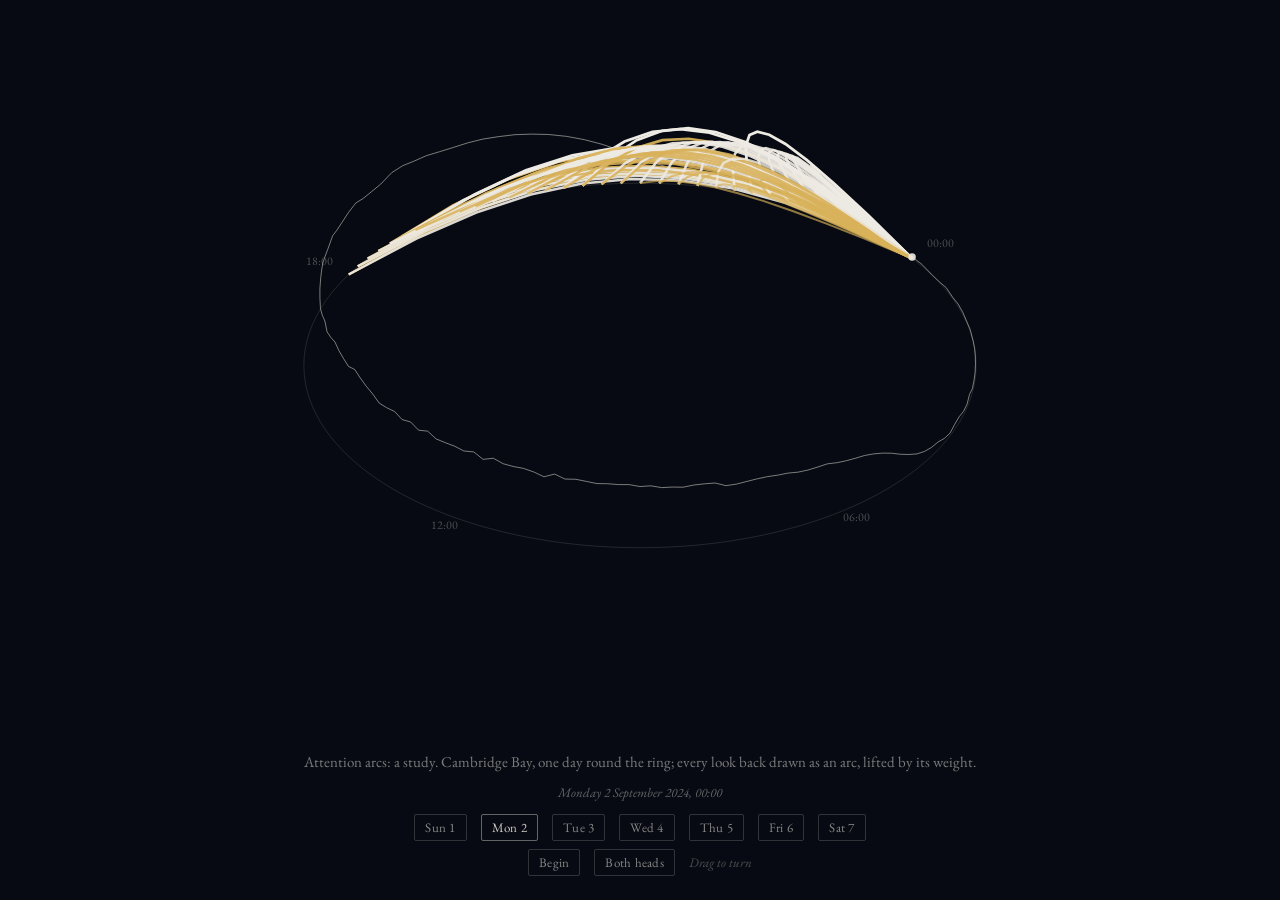
<file: cephalopod-song-attention-arcs.html>
<!DOCTYPE html>
<html lang="en">
<head>
<meta charset="utf-8">
<meta name="viewport" content="width=device-width, initial-scale=1">
<title>Attention arcs, a study</title>
<link rel="preconnect" href="https://fonts.googleapis.com">
<link href="https://fonts.googleapis.com/css2?family=EB+Garamond:ital,wght@0,400;1,400&display=swap" rel="stylesheet">
<style>
  :root { --light: #eeebe4; }
  html, body { height: 100%; margin: 0; background: #070a12; color: var(--light); font-family: "EB Garamond", Garamond, Georgia, serif; overflow: hidden; }
  canvas { position: absolute; inset: 0; width: 100%; height: 100%; display: block; touch-action: none; cursor: grab; }
  canvas:active { cursor: grabbing; }
  .beneath { position: absolute; left: 0; right: 0; bottom: 0; padding: 12px 22px 24px; text-align: center; }
  .row { display: flex; flex-wrap: wrap; justify-content: center; align-items: center; gap: 8px 14px; margin-top: 8px; }
  button { font: inherit; font-size: 13px; letter-spacing: .02em; color: rgba(238,235,228,.55); background: transparent; border: 1px solid rgba(238,235,228,.18); padding: 4px 10px; border-radius: 2px; cursor: pointer; }
  button:hover { color: rgba(238,235,228,.9); border-color: rgba(238,235,228,.45); }
  button[aria-current="true"] { color: rgba(238,235,228,.85); border-color: rgba(238,235,228,.4); }
  .state { font-size: 13px; font-style: italic; color: rgba(238,235,228,.4); }
  .hint { font-size: 13px; font-style: italic; color: rgba(238,235,228,.3); }
  .title { font-size: 15px; color: rgba(238,235,228,.5); }
</style>
</head>
<body>
<canvas id="c" aria-label="A ring of a day's light, with arcs rising from each prediction back to the moments the model attended to."></canvas>
<div class="beneath">
  <div class="title">Attention arcs: a study. Cambridge Bay, one day round the ring; every look back drawn as an arc, lifted by its weight.</div>
  <p class="state" id="state"></p>
  <div class="row" id="days"></div>
  <div class="row"><button id="run" aria-pressed="false">Begin</button><button id="heads">Both heads</button><span class="hint">Drag to turn</span></div>
</div>
<script>
(() => {
  const DATA = {"attn": "[base64]", "lum": "CgcJDAsOCwcKCg0ICQoLDAsHCQkFBAgLEhkhL0BQXmt3gIqRl52jqKqsraqrsrO3u726u7u4ubq+wsTCxb68zM3NztDQ0tXX1tra29zc3d3d3d7d3d3d3dzd29vZ2NnY19fW1dTT0c/OzcvJxsTBvru3s6+rpqGblY6GfG9hUUEwHhQOAQEGBgIBAwIEBgUIBAUBAggECQkFCgMECAgHBwYMBgcMCwYKEhUbJTRFWGh1f4WLkpudn6OqrbGysa+wvsDAvL+/xsTKycrIzM/[base64]/[base64]/vcHHyb3CxsXHztXQzdHPzc/[base64]"};
  const A = Uint8Array.from(atob(DATA.attn), ch => ch.charCodeAt(0)), LUM = Uint8Array.from(atob(DATA.lum), ch => ch.charCodeAt(0));
  const K = 36, H = 2, N = 144, DAYS = ["Sunday 1", "Monday 2", "Tuesday 3", "Wednesday 4", "Thursday 5", "Friday 6", "Saturday 7"];
  const attn = (t, h, j) => A[(t * H + h) * K + j] / 255, lum = t => LUM[((t % 1008) + 1008) % 1008] / 255;
  const cv = document.getElementById("c"), ctx = cv.getContext("2d"), stateEl = document.getElementById("state");
  let W = 0, Hh = 0, dpr = 1;
  function resize() { dpr = Math.min(2, devicePixelRatio || 1); W = innerWidth; Hh = innerHeight; cv.width = W * dpr; cv.height = Hh * dpr; ctx.setTransform(dpr, 0, 0, dpr, 0, 0); }
  addEventListener("resize", resize);

  // ---------- the view ----------
  let yaw = 0.6, pitch = 0.55, drag = null, spin = 0.08, idleSince = 0, autoSpin = true;
  cv.addEventListener("pointerdown", e => { drag = { x: e.clientX, y: e.clientY, yaw, pitch }; autoSpin = false; cv.setPointerCapture(e.pointerId); });
  cv.addEventListener("pointermove", e => { if (!drag) return; yaw = drag.yaw + (e.clientX - drag.x) * 0.008; pitch = Math.max(0.05, Math.min(1.5, drag.pitch + (e.clientY - drag.y) * 0.006)); });
  cv.addEventListener("pointerup", () => { drag = null; idleSince = performance.now(); });
  function project(x, y, z) {   // x,z in the ring's plane, y up; yaw about y, pitch tips the plane toward the eye
    const cy = Math.cos(yaw), sy = Math.sin(yaw), x1 = x * cy - z * sy, z1 = x * sy + z * cy;
    const cp = Math.cos(pitch), sp = Math.sin(pitch), y2 = y * cp - z1 * sp, z2 = y * sp + z1 * cp;
    const f = 3.2, s = f / (f + z2), R = Math.min(W, Hh) * 0.36;
    return { x: W / 2 + x1 * s * R, y: Hh * 0.46 - y2 * s * R, s, z: z2 };
  }

  // ---------- the day ----------
  let day = 1, now = 0, running = false, headMode = 0;   // headMode 0 both, 1 first, 2 second
  const days = document.getElementById("days"); DAYS.forEach((d, i) => { const b = document.createElement("button"); b.textContent = d.split(" ")[0].slice(0, 3) + " " + d.split(" ")[1]; b.addEventListener("click", () => { day = i; now = 0; mark(); }); days.appendChild(b); });
  function mark() { [...days.children].forEach((b, i) => b.setAttribute("aria-current", String(i === day))); }
  mark();
  document.getElementById("run").addEventListener("click", e => { running = !running; e.target.textContent = running ? "Pause" : "Begin"; e.target.setAttribute("aria-pressed", String(running)); });
  // a click on the ring (without dragging) begins the study
  { const cvs = document.getElementById("c"); let down = null;
    cvs.addEventListener("pointerdown", e => { down = { x: e.clientX, y: e.clientY }; });
    cvs.addEventListener("pointerup", e => { if (down && !running && Math.hypot(e.clientX - down.x, e.clientY - down.y) < 6) { running = true; const b = document.getElementById("run"); b.textContent = "Pause"; b.setAttribute("aria-pressed", "true"); } down = null; }); }
  document.getElementById("heads").addEventListener("click", e => { headMode = (headMode + 1) % 3; e.target.textContent = ["Both heads", "First head", "Second head"][headMode]; });
  const COL = [[238, 235, 228], [217, 178, 90]];   // pale, gilt
  const ang = i => (i / N) * Math.PI * 2 - Math.PI / 2;   // midnight at the top
  const ringPt = (i, lift) => { const a = ang(i); return [Math.cos(a), lift, Math.sin(a)]; };

  function draw(t) {
    ctx.fillStyle = "#070a12"; ctx.fillRect(0, 0, W, Hh);
    const base = day * N;
    // the ring of the day's light: radius 1, lifted by the light
    ctx.lineWidth = 1; ctx.strokeStyle = "rgba(238,235,228,.5)"; ctx.beginPath();
    for (let i = 0; i <= N; i++) { const [x, y, z] = ringPt(i % N, lum(base + (i % N)) * 0.35); const p = project(x, y, z); i ? ctx.lineTo(p.x, p.y) : ctx.moveTo(p.x, p.y); } ctx.stroke();
    ctx.strokeStyle = "rgba(238,235,228,.12)"; ctx.beginPath();
    for (let i = 0; i <= N; i++) { const [x, y, z] = ringPt(i % N, 0); const p = project(x, y, z); i ? ctx.lineTo(p.x, p.y) : ctx.moveTo(p.x, p.y); } ctx.stroke();
    // hour marks
    for (let h = 0; h < 24; h += 6) { const [x, , z] = ringPt(h * 6, 0); const p = project(x * 1.08, 0, z * 1.08); ctx.fillStyle = "rgba(238,235,228,.3)"; ctx.font = "12px EB Garamond, serif"; ctx.textAlign = "center"; ctx.fillText(String(h).padStart(2, "0") + ":00", p.x, p.y + 4); }
    // the arcs: for every prediction of the day, each look back; the present one bright, the rest faint
    const segs = [];
    for (let i = 0; i <= Math.floor(now); i++) {       // the day builds: every prediction up to the present leaves its arcs behind, faint; the present is bright
      const t0 = base + i, isNow = i === Math.floor(now);
      for (let h = 0; h < H; h++) {
        if (headMode === 1 && h !== 0 || headMode === 2 && h !== 1) continue;
        let wmax = 0; for (let j = 0; j < K; j++) wmax = Math.max(wmax, attn(t0, h, j));
        for (let j = 0; j < K; j++) {
          const w = attn(t0, h, j), r = w / Math.max(1e-6, wmax); if (r < 0.35 && !isNow) continue;
          const src = i - (K - j);   // the moment attended to, as a step of the day (may be before midnight)
          const [ax, , az] = ringPt(i, 0), [bx, , bz] = ringPt(((src % N) + N) % N, 0);
          const mx = (ax + bx) / 2, mz = (az + bz) / 2, lift = 0.08 + r * 0.9 + w * 1.5, pull = 0.55;   // the control point: pulled toward the centre, lifted by the weight
          const cx = mx * pull, cz = mz * pull;
          const pts = []; for (let k = 0; k <= 10; k++) { const u = k / 10, v = 1 - u; pts.push(project(v * v * ax + 2 * v * u * cx + u * u * bx, 2 * v * u * lift, v * v * az + 2 * v * u * cz + u * u * bz)); }
          segs.push({ pts, w, r, h, isNow, z: pts[5].z });
        }
      }
    }
    segs.sort((a, b) => b.z - a.z);
    for (const s of segs) {
      const c = COL[s.h], a = s.isNow ? 0.3 + s.r * 0.7 : 0.025 + s.r * 0.12 + s.w * 0.4;
      ctx.strokeStyle = `rgba(${c[0]},${c[1]},${c[2]},${a})`; ctx.lineWidth = (s.isNow ? 0.8 + s.r * 1.6 + s.w * 3 : 0.35 + s.w * 2) * s.pts[5].s;
      ctx.beginPath(); s.pts.forEach((p, k) => k ? ctx.lineTo(p.x, p.y) : ctx.moveTo(p.x, p.y)); ctx.stroke();
    }
    // the present, as a point on the ring
    { const [x, y, z] = ringPt(Math.floor(now), lum(base + Math.floor(now)) * 0.35); const p = project(x, y, z); ctx.fillStyle = "rgba(238,235,228,.9)"; ctx.beginPath(); ctx.arc(p.x, p.y, 3 * p.s, 0, 7); ctx.fill(); }
    const hh = Math.floor(now / 6), mm = (Math.floor(now) % 6) * 10;
    stateEl.textContent = `${DAYS[day]} September 2024, ${String(hh).padStart(2, "0")}:${String(mm).padStart(2, "0")}`;
  }
  let last = 0;
  function frame(t) {
    const dt = Math.min(0.1, (t - last) / 1000 || 0); last = t;
    if (!autoSpin && !drag && t - idleSince > 4000) autoSpin = true;
    if (autoSpin) yaw += dt * spin;
    if (running) now = (now + dt * 6) % N;   // a day in 24 seconds
    draw(t); requestAnimationFrame(frame);
  }
  resize(); requestAnimationFrame(frame);
})();
</script>
<!-- Statcounter -->
<script>var sc_project=13358656; var sc_invisible=1; var sc_security="503b06b8";</script>
<script src="https://www.statcounter.com/counter/counter.js" async></script>
<noscript><div class="statcounter"><a title="Web Analytics Made Easy - Statcounter" href="https://statcounter.com/" target="_blank"><img class="statcounter" src="https://c.statcounter.com/13358656/0/503b06b8/1/" alt="Web Analytics Made Easy - Statcounter" referrerPolicy="no-referrer-when-downgrade"></a></div></noscript>
</body>
</html>
</file>
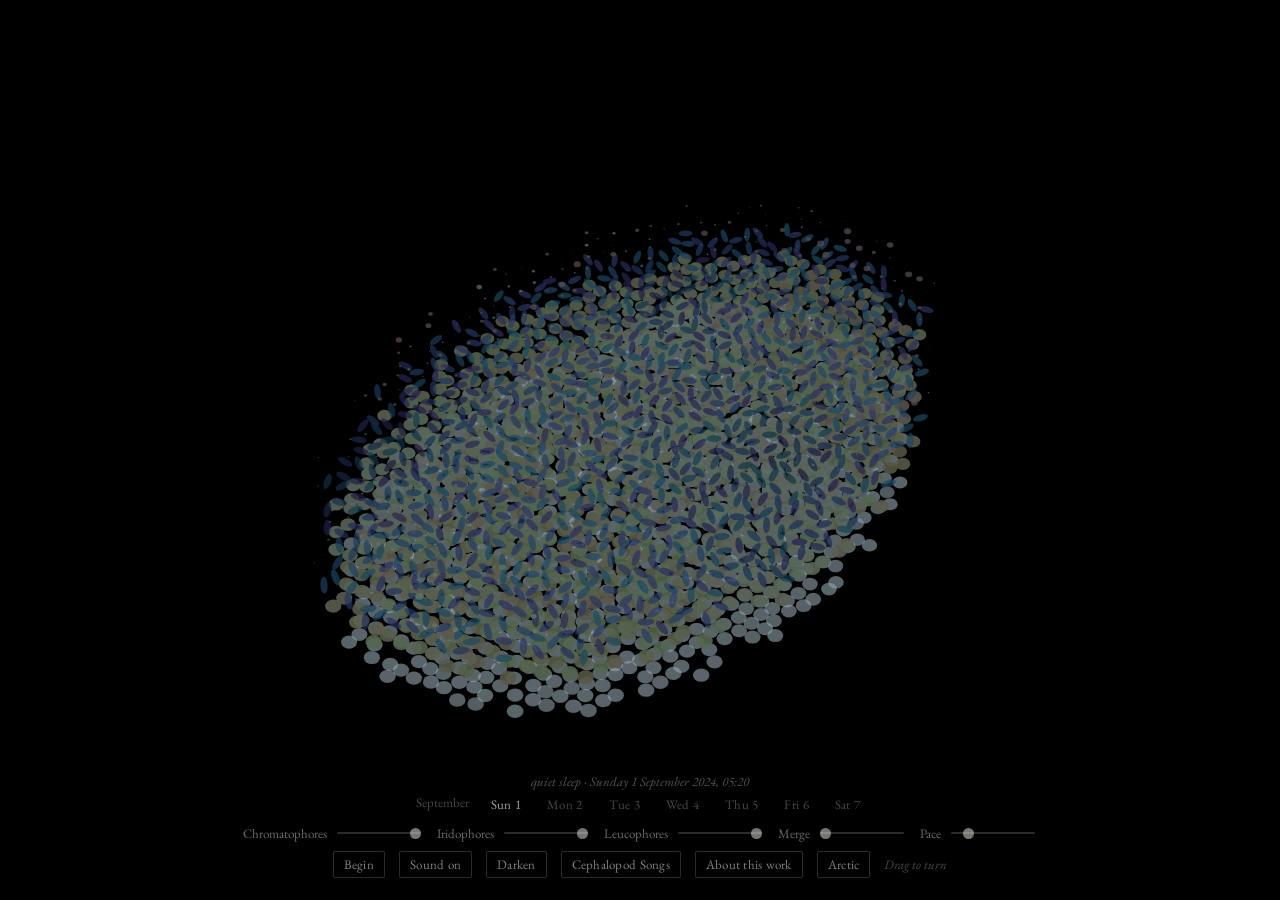
<file: cephalopod-song-reef.html>
<!DOCTYPE html>
<html lang="en">
<head>
<meta charset="utf-8">
<meta name="viewport" content="width=device-width, initial-scale=1, viewport-fit=cover">
<title>Cephalopod Songs: Reef</title>
<link rel="preconnect" href="https://fonts.googleapis.com">
<link href="https://fonts.googleapis.com/css2?family=EB+Garamond:ital,wght@0,400;0,500;1,400&display=swap" rel="stylesheet">
<style>
  :root { --light: #eeebe4; --gilt: #d9b25a; }
  html, body { height: 100%; margin: 0; background: #000; color: var(--light); font-family: "EB Garamond", Garamond, Georgia, serif; overflow: hidden; }
  canvas#stage { position: fixed; inset: 0; width: 100%; height: 100%; display: block; touch-action: none; cursor: grab; }
  canvas#stage:active { cursor: grabbing; }
  #work.dark canvas#stage { cursor: none; }
  .beneath { position: fixed; left: 0; right: 0; bottom: 0; padding: 14px 18px calc(22px + env(safe-area-inset-bottom, 0px)); text-align: center; transition: opacity 1.4s ease; }
  #work.dark .beneath { opacity: 0; pointer-events: none; }
  .row { display: flex; flex-wrap: wrap; justify-content: center; align-items: center; gap: 8px 14px; margin-top: 8px; }
  button { font: inherit; font-size: 13px; letter-spacing: .02em; color: rgba(238,235,228,.55); background: transparent; border: 1px solid rgba(238,235,228,.18); padding: 4px 10px; border-radius: 2px; cursor: pointer; transition: color .3s, border-color .3s; }
  button:hover { color: rgba(238,235,228,.9); border-color: rgba(238,235,228,.45); }
  .link { font: inherit; font-size: 13px; letter-spacing: .02em; color: rgba(238,235,228,.55); background: transparent; border: 1px solid rgba(238,235,228,.18); padding: 4px 10px; border-radius: 2px; text-decoration: none; display: inline-block; transition: color .3s, border-color .3s; }
  .link:hover { color: rgba(238,235,228,.9); border-color: rgba(238,235,228,.45); }
  button:focus-visible, input:focus-visible, a:focus-visible { outline: 2px solid rgba(238,235,228,.5); outline-offset: 3px; }
  label { display: inline-flex; align-items: center; gap: 8px; color: rgba(238,235,228,.45); font-size: 13px; }
  input[type=range] { width: 84px; -webkit-appearance: none; appearance: none; background: transparent; height: 16px; }
  input[type=range]::-webkit-slider-runnable-track { height: 2px; background: rgba(238,235,228,.18); border-radius: 1px; }
  input[type=range]::-moz-range-track { height: 2px; background: rgba(238,235,228,.18); border-radius: 1px; }
  input[type=range]::-webkit-slider-thumb { -webkit-appearance: none; appearance: none; width: 11px; height: 11px; border-radius: 50%; background: rgba(238,235,228,.5); border: none; margin-top: -4.5px; }
  input[type=range]::-moz-range-thumb { width: 11px; height: 11px; border-radius: 50%; background: rgba(238,235,228,.5); border: none; }
  .hint { color: rgba(238,235,228,.3); font-size: 13px; font-style: italic; }
  .state { font-size: 13px; font-style: italic; color: rgba(238,235,228,.35); margin: 0 0 4px; min-height: 1.2em; }
  .months { display: flex; justify-content: center; gap: 4px 18px; margin: 0 0 6px; }
  .months { font-size: 13px; color: rgba(238,235,228,.3); }
  .months button { border: none; padding: 2px 4px; color: rgba(238,235,228,.3); }
  .months button:hover { color: rgba(238,235,228,.7); }
  .months button[aria-current="true"] { color: rgba(238,235,228,.7); }
  .colophon { font-size: 12px; color: rgba(238,235,228,.22); margin: 10px auto 0; max-width: 78em; line-height: 1.4; }
  .colophon a { color: inherit; text-decoration: underline dotted; }
  body.about-open #work { visibility: hidden; }
  @media (max-width: 640px) { input[type=range] { width: 64px; } }
</style>
<!-- Statcounter -->
<script>var sc_project=13358656; var sc_invisible=1; var sc_security="503b06b8";</script>
<script src="https://www.statcounter.com/counter/counter.js" async></script>
<noscript><div class="statcounter"><a title="Web Analytics Made Easy - Statcounter" href="https://statcounter.com/" target="_blank"><img class="statcounter" src="https://c.statcounter.com/13358656/0/503b06b8/1/" alt="Web Analytics Made Easy - Statcounter" referrerPolicy="no-referrer-when-downgrade"></a></div></noscript>
</head>
<body>
<main id="work">
<canvas id="stage" aria-label="A slab of cephalopod skin seen in section and slowly turning: a top layer of coloured sacs opening and closing, a layer of shimmering plates beneath, and a white layer at the base"></canvas>
<div class="beneath" id="beneath">
  <p class="state" id="state"></p>
  <div class="months" id="months" aria-label="Enter the record at midnight on a day of the week">
    <span>September</span><button type="button" data-h="0">Sun 1</button><button type="button" data-h="1440">Mon 2</button><button type="button" data-h="2880">Tue 3</button><button type="button" data-h="4320">Wed 4</button><button type="button" data-h="5760">Thu 5</button><button type="button" data-h="7200">Fri 6</button><button type="button" data-h="8640">Sat 7</button>
  </div>
  <div class="row">
    <label for="chrom">Chromatophores <input id="chrom" type="range" min="0" max="1" step="0.01" value="1"></label>
    <label for="irid">Iridophores <input id="irid" type="range" min="0" max="1" step="0.01" value="1"></label>
    <label for="leuc">Leucophores <input id="leuc" type="range" min="0" max="1" step="0.01" value="1"></label>
    <label for="merge">Merge <input id="merge" type="range" min="0" max="1" step="0.01" value="0"></label>
    <label for="pace">Pace <input id="pace" type="range" min="0.1" max="1" step="0.05" value="0.25"></label>
  </div>
  <div class="row">
    <button id="run" type="button" aria-pressed="false">Begin</button>
    <button id="sound" type="button" aria-pressed="false">Sound on</button>
    <button id="darken" type="button" title="Click or tap the field, or press Escape, to bring the controls back">Darken</button>
    <a class="link" href="cephalopod-song.html">Cephalopod Songs</a>
    <a class="link" href="cephalopod-song.html#about">About this work</a>
    <a class="link" href="cephalopod-song-arctic.html">Arctic</a>
    <span class="hint">Drag to turn</span>
  </div>
</div>
</main>
<script>
(() => {
  // ---------- light as seven bands, red to violet ----------
  const NB = 7, LAM = [650, 610, 580, 550, 500, 470, 430];
  const BAND_RGB = [[1,0,0],[1,.45,0],[1,.92,0],[.1,1,.15],[0,.9,.9],[.05,.3,1],[.55,.1,1]];
  const PIG = {
    yellow: { T: [.8,.86,.88,.78,.55,.4,.35],   R: [.18,.3,.5,.5,.2,.1,.08] },       // a yellow leaning to green; translucent, so over a plate it makes a fern green
    red:    { T: [.9,.68,.4,.22,.22,.3,.28],   R: [.88,.5,.18,.06,.05,.09,.08] },     // a red with orange in it; over white it makes coral, over a plate a warm purple
    madder: { T: [.8,.5,.3,.2,.22,.4,.36],     R: [.72,.3,.12,.06,.06,.2,.17] },      // a dark crimson with brown in it; over a plate an aubergine
  };
  // ---------- the sky: Australian Institute of Marine Science, Davies Reef (Great Barrier Reef), PAR at 1.9 m, ten-minute readings,
  // 1 September 00:00 to 8 September 00:00 2024 (local, UTC+10). One byte per ten minutes: v = 10 ** ((byte - 1) / 254 * 5.5 - 2) micromol photons per square metre per second ----------
  const SKY_B64 = "Y2JjXmFgYF9iX2JiY2JiYmJfAWJiY2NkAQFgYV9iXy1kY2MzY2yDl6Svt73BuM3Rz9jZ2dDe1+Tk5Ofn6unp6ubt7Ozu7u7v7vHv7u/w7u/w7e7s7+3q6eno5+jl4+Hf3tvY1NHOyMS8t6+jlnxsYWFiYV9fY2FdXl1eXl9eX15hYV9eX19iYGBhYWNjYmNfX2FhYmJiZWNbAVtgYWFiZGNhAQFaAQFfAWNpFwFjZQEBZmVfPHKEmaiyucDFys7R09XY293f4OHj5Obo5+jq6urr7Ons7+zv8O7u7vDx7u/t7u7v6u3r7Orq6Obl4uDf3trY1dHOycW/uLCllnRsWAEXAQFbYkVWAUkBAQEBAQFeVwEBAWJfAWNfVQFhYh0BQwEBY2BiY2BiY2NiY2QBKFQBX2JiAQEBAQEBYQEBX2NiY2FhYgFqmqmwusPIzMjQ1Nba29vf4eHi5OTo5ufn6+vr6+zs7e7u7+7u7u/v7+3u7O3t7O3r6+rp5+Tj39/e3NrZ0tDPycS/[base64]/xcrR0tTT1t7e2+Di4uTn4+jp6ujq5unr6+jm6Ovt7e3q5+fl3d/[base64]/vqeajnUrAQEBAWBfYGFiYmJhYmBeYWJhTAFkZGNhYGBhYmNiYWNfYWFhYQEBSFRlV2JjXGBUYmFjYWBlYl9PAQEBXmMBAQEBAQFZAQEBgZeio7C1tLm7vr/Iz9DOzdLU1NLY4efg2eDh6OHh4uTq4ujj5t/Y1dnU3Obm4+Tp4N7k3NnTxcTOz8zM0MPHzcK5s62ki31qYmNjYmRkYWBgY2FgYWNjY2JiYgFfYWNgYWNeAWFOWGBj";
  const SKY = Uint8Array.from(atob(SKY_B64), ch => ch.charCodeAt(0)), SKY_STEP = 10, SKY_SPAN = 5.5, SKY_N = SKY.length * SKY_STEP, SKY_T0 = Date.UTC(2024, 8, 1);
  const skyAt = m => { const x = m / SKY_STEP, i = Math.floor(x) % SKY.length, j = (i + 1) % SKY.length, f = x - Math.floor(x); const dec = b => 10 ** ((b - 1) / 254 * SKY_SPAN - 2);
    const v = Math.exp(Math.log(dec(SKY[i])) * (1 - f) + Math.log(dec(SKY[j])) * f);          // interpolate on the log scale, as the eye does
    return { v, lum: Math.max(0, Math.min(1, (Math.log10(v) + 2) / 5.5)) }; };                 // 0.01 is deep night, 3000 a tropical noon at two metres
  // ---------- the model: a small transformer, trained on this sensor's July and August, asked for the next reading ----------
  // The same architecture as the Cordyceps Septet model, ported from numpy; weights embedded below. It runs here, in the page.
  const MODEL = (() => {
    const meta = {"order": ["Win", "bin", "pos", "Wout", "bout", "Wq0", "Wk0", "Wv0", "Wo0", "g10", "b10", "W10", "c10", "W20", "c20", "g20", "b20", "Wq1", "Wk1", "Wv1", "Wo1", "g11", "b11", "W11", "c11", "W21", "c21", "g21", "b21"], "shapes": {"Win": [3, 24], "bin": [24], "pos": [36, 24], "Wout": [24, 1], "bout": [1], "Wq0": [24, 24], "Wk0": [24, 24], "Wv0": [24, 24], "Wo0": [24, 24], "g10": [24], "b10": [24], "W10": [24, 48], "c10": [48], "W20": [48, 24], "c20": [24], "g20": [24], "b20": [24], "Wq1": [24, 24], "Wk1": [24, 24], "Wv1": [24, 24], "Wo1": [24, 24], "g11": [24], "b11": [24], "W11": [24, 48], "c11": [48], "W21": [48, 24], "c21": [24], "g21": [24], "b21": [24]}, "K": 36, "D": 24, "H": 2, "FF": 48, "L": 2, "b64": "SqtCPhwnSb32b3i9rH1YvnTrCT4W3YO+gLZxPvmMkD1v5zg9UKowvaU7eD5Gc5e+WLaJO3dVar2wXXE+oO6hvcimh7wZOQG+qlnjPe4wYz2hRF2+8yn5PY1OUD5M8v09MdNFPRV9Ur1GoKy7R9g1vSEK/ju8hDY9+P4KvVZjhrzTqTC90jNtvcEVHL1OX6K7kMoLvSfgJrk5+LY99WcvPWBg0jrlOD+9265mvWAmHz2vtvg5xJpWvSKgqDwFxBQ+bHa7PE7oXj3Y8hq8AAcMvRgFzr31JYq918BWvEdRbT0YxmA9bVzqPfCZPz1BmRE97WJ1vd/MAD5amgE9a86EvYzJxbv1B428WC4APiPQDj4LyD0+8tiPvXqL6L2pyc69liyXvHEbtDxw57g8dW2TPFNPODwCsuo8GKWzO4y0TDxgq9S8IFFTvJlmODtoxEc9wTafPGrxLLz62E69Pol8PO9ZVzvG/[base64]/RSb4dD5i9w/kHvjELvT1xrJg9wPXovDTFOb1lKvY9cERIPi4ZIb45W/w9tdMpPiYzqjzDJu29y6SBPXbFartJ93O9Ue3FvTGKJD2CgF09C5Mjvd2MMT00jtC9P37SPYv8QL3mjxS9xJWdvKpCgD32WKQ9pa1UPZtkJT00Jug8tsahPfQZDT0at4c9+vptu2zKZ74lzJw9OUArPoh/Mz3CDgW8H7n0u34hd7wkSou8x2W5vXt9Pr0A6oy9NVBgvLs6er2+LT09piNjvAm8kD2VFIA8/SUhPhm6Ur73DZa8NSnUPX/OLj6eMqQ9gkSbvRNRFr0WQe892LYdvWTURD20i6I8yu8+vWh8FL1Q7Za782AiPh+BmzkhoBQ9NSuhvBB63rzTRqY9mc0jvVL5jj1FOJ27T7ojPjskDT7jpZ49sKQsvl7wgT1VNhY9lk/[base64]/xM92dYrvgAPm734w3c9y2e1PT8YiL1aZik+oYYUvnIK7bzh2Tq8KbNsvis8SD7YNI49CxmMvQqIOz6xgiY9Xb/bPOW0uL37fYo8FUsgvi4qhz3pp7i8hiENPPLM/T3k/lc9gjHFPYcHSz2FJpG9mJC0PV5w2T0FNXg99UZ4PQeRlL1RtY69xy7+vfLkxj1VRkq9eoUCPrORib1jrA69H94DvWL5Yz1l+/i89sdtPEOTKrx7ntg8oXjDvTf+mb1wvg07oR4IvJuAmj1NI8C8N0VbPKNX57ypURy88KluPPlafL1/AI49U3RRPi0CQb5cEdy95CNJvR+4lrwIc1Y+cW85vecHir2AFp06+scEvRVttT1nFhC93nzUPU5hz70bR18+AFHKPehtVT1l9389Ws3cvVteob1P7LG8/mSevakU9jpRTgu9WH7YPYbESTw02ZC953UUPgr1jTzaSVg+5ESZvNCU2DykBOm9QE6Cu8Pwyj34iqO9U6YSvgBQl77kJAS+rRsTvjUU/LwK9fk9yG2UvQFN6jswpaY89ntFvTq8wb30Oli7iCWRPcijAr6t0eQ9hfrgPUHJhr0E8489DIW/vUIuEr1LYBI90gYIvQCcSDzWwnK9Wd9PvdcDRz38Fxm+/bgBPbSMLrwZEgI+k1P2OjMeg76zJ3k8B+qLvEj/WTv90sA8+y2VPeWgib1Q7xw+DumwPZLDOT7EXBm9EZorvtmKxz3462s9+9E1vMKyEb57LVu95nsnPVjLiTz0zkC8jvJwO0Gk7bwuKmu9c9ACvY0SLj43/QC+sdGlOz5XDb3ppak9FLUnvn26wT1k5jW9E1owPqCCB76EG6o84w6IPLu8CD6LBL69u8jwPDjKOL7xfE6+pr96PdeiA72EMbc6caVXPr/yWT5Y0Eo9IeaNvr70S74iQuC9GBSHPZThNL1AMdW96Y5yvcilLj5cRJu7oBo9vX7yIT72vw4+uF6qvSjhBD174Ai97bjRPKhhqT2w3dc9PO51PWOT7zx0Aq49bwyvPUoH0D27+Xo9Vuq3PZ4/BD62lw29kHoUvnctYb1KUBM9iSOXvMvSrzzQ5Aq+73CIPaw5/[base64]/PIcOhr1h1Yu9SooyvXixMbzu79e8t10FPSDrRL3U+kc97A91Pq25qzv/ORG8VxzyvcBuxD0dpou94VN7vZWIJT2vHB+9h6rsPZn7+T2aTia8xBVBu7Y0Ij45Jqs9uvWQPdVy5z1/ddG9vkRjPQZZAj6wpBk+nWnRvA0QfT1sccQ8Xc+YPTJITL2eKqi7atpkvb4FBb5ZQqO8fW68vJG7pL3RaTW+s4mePd60Q76tSza+GjPqvNaC1D09c5I9byGPvUhCgrtgAyu+yCKcPXqyI74p/1g81exDPp5M4Dxz0LY9ujJWvQEBIjx/TR294Qwlvd6fXD4uSCI93qQpvnae1j5cX8E9Lay7PI0kOr7Lioc90xiYvUJ/ib0dn0u9boBEPpTKsD1NvZ89RGaUPEjBXrxyFOO7Mi4vPvGuEz5/7xa9rZfYPAqSn7zQ3Ze61CpWvbPeNz6GH8K9FhbdPH7qjb7dYyG+FrinvFYLujy73y8+4jH3vMfE7z1Vqak9Yj8DPlzvnr3lkeM90p3Lvf+vq7tRoB+9CqX6vMMtrr2G15i82Tb7PXtnvTjyOl++YRHBPc/[base64]/reu5z5+L3bftq8gZQ3PX+Qbj15h7C9ZwUSvSiy0bzdD0I8eISwO2jn/7tRJt89jWTNvSV1D748NoQ+BWgzPsVPEr4JOsY9M3zQPb303T2ugnW9nfeCvb+5Nz3COhu9LjdfvTBBTb0HHr08Q8C0PRpyIj1uV+K8Lzo4vChoz7yxWAQ+yc/fvIXJjT0/5qe7iN8tvX+oib31Sd09B6cFvdY+H77Y5ru9NxghvkxQQ7tAKzq8F7Z+PP0vnT3DqCe+3orQPZjptD2Uk5c7c5YpvhJamz0w27e8P40GPChplL3hhlw9/j1APVZxELkGI2K9FeNePTyVTz6n1mw9PaqaPv3SB75h4sK9XFNHvS923TyPFMK9nMV2vsv3Jr6nV5q8cF6yPXzp8r3Ou4u9coMkvWKNcr1rX728zGoVvO7eX71u9XU8QhlgPV9zIz3zlqo9pX/gvIIrrr21RH47H9mLvYxrkL2oS/O8pqPFPYf7BD4GH548r1kevvIeDj7FrJM+aHNxvpaC+70q3Ts8+6BJvstL9jo/4Sq7RizyPXKTfT1MwFc8w3VpPXI0T7wYFf+9X9LNvSFErj0xJta9/B6RPfQtCb7vzxG+U2lBPXiUCj532AO8iEPivYLAHz1c0JW9K9D1PcB1a75RmxK9uif7uzG2er1iL1I9G3ujvc8nkT3kfvK8rh2Su8rJ6LzM4QM+oZa/PTgzOL6FiPW8DJJhvRubJT3bKWG7HGM8Pl5xTzxn4go+o/6SvTLZmr1mAbE9T+e2vTRW+z0QT9Y9tQLwPbkKg7wXCi+92IoEPSbnZT1w98k9R/UgvRWuEr08uOa9S0IKvafNTT3zPfI95E0PvdG4jjy4H5i9gi1rPeyKbTwrjhg9+joMvaH0GD7Z5v88XFerPOLyq73u96O98uBEPSe0Sz3f4HQ96GuNvMRyij1AHkI+SSW6vchVyb1HAhc9lUztPHpKojyk86e9LbbPPHJNRT3qv588Lsk7PtX5Dz56FbI9ewfyPLf0/Lxpt+S8Khl7PWxlTj2+jbK9UuHBvWKkgb1fKBo9hF/[base64]/e629WJJIPYIKnD1esMc71D7CPZ3OIT3CjHW9ibmbvIC+Ab23KWC+9TAuPizCST70scO+sWu0Paks+LtC+SK+S5QDPp5pLb45I+07Gy+evIzhjj1PeDa9BtPvPCL/ij12MZm9+gHYvEX5Zz32r2G9Pf1aPYKjTT04B/I9gfKHvGFXVL5FvGw9I/OJvAXQv71VO6M9LPuGvohkSj3/oI49KfEpvpJJH719a8K9cpqlPSxGgT56d+89BXQyPfKHiL2I2sO9rfsCPnweUz6hXIy9mF1KPVMs9737WhW+Pza/venUnr37bHo9V6WmPT8ySL0FQ1M9RCSePRuRCz5+PzI+AvOgPcggDz6H05a86gd2vc8vMTyE/QA9efhFvHDTqD1BHF8+OwYwvnxTjb5hPci9hOOyvpteVr2eAw4+bix7PPbUGL7izQK+Un4UPKLAwr3Vq6s+yhZLvgAUSL3ty+M9NteZvh+Igz1LJ/A9p50KPj3Pyb2Z6/I9P20PPdjgyTw0bYc9Z/zdvQFlSL6/WFo9d1LlvT9EhzwTjLI7gfswvrEqVz1AhC++B4uAvkNL2z3pAVA9A6GRPvm9lzxgE6a9HnKjvTO3gDxLLO28D88JPopXcj0PNO89w1yhvCQ9rj1nK/89fWsCvSvMcr2Xl5u9oWsUvfi8eb7V4ys+HKU1PZNbDb3AxD09a/37PehsVr7tSf89ysH1vYtxgD5Av189ac2yvH/V7z4LeXG+XvtNvi/c+bwqz9e9zJjrvUQdWL28Z6e7H1WMPDrcp72O/TA+j1QCPbpNmz14/Be8Z0OQvJCSnL03J3e92YVQvrjhuT7phWy+wleJPh8fzb7MDr48y0uFPZgAsb6WCm0+O5fuPdO8b71Aahy7VIgZviSm57zIYSk+HI7dvEVtA72KtwW9bPgXvPJELjzLGYO8xqCNPUkFVL3AvSK+EQVDveKp/7wG1Z+9+ONwPQQQCr6ETSC9cxgsvu7pBr4tvy89zD3qvC/pyT3Y4Ng9lTYivN0UCj3Y/gq9F7wzOwS09z3FEa48q+IZvRkqdb3rUEe9uKsPvNDvdz1LJMi7PwgBvnwSor2yWAS+2/mcPWJyoTtuLFY+s6tGveWYtj3WFaG9800FvMJrQb6zQXW96UnhvUm/jb212za+OEWWvFZq77xzmZ49AZiGPBEgGbv7kkk8Mm23PAJ0Fj1Jdye+k2A0vpMEEj1EBw4+3Fj5vQZqpj3asZc9wKplvmwGY74QapM9CmbzvSu2aT1Xcxg8bdwGPdo4Ybw9fMQ8SxzNPWoLgz4I5ke9C16VPSY3Xz7Acnw9Z/mlvSCJiLwv9iY9TuuDvfYjzzwAkB+9L/8HO6mZGT0zzZM76YWtPW9zaz0KvxQ9yPelPdFWVj5nzuM9n/[base64]/NUPiLTTT6dpuM95ZfVPTmXu7pwy9K8RMKTvfJnF76/l5I9PjTJPKZdZ74Z3FM+lUQqvREuCD724WS70kJDvszIj71GYWm9jp0WvosP9z3W79q8s9dJPcmyM77v0Nk9p+5RPiuNGj5/IMa9BUX8PVGaGT3tkPK9c0e1PSl1xr2rvU89P4VAvNmxmj5Lyw6+a++pPWTrGLx4HP+9EPdYPiBF9jzhUUU89Zm/vGdxB71AyWu9Ik9dPffjtT2fG7I9LPhivXweir3bMJM9XttcvIhJo70Z10U9w0bIPNKtST28iwW+pJlVPRxxHb2A08o94eoqvRyIiT292Zy8/dSGvWDSgj1euoG9omQUPjNmij3afdq9+59zvYR4Hb0oERg90SD6PS75Qj6N46y89OQvvtKleT0/[base64]/[base64]/lYz5vpHA9JYQHPXmvlrt6gDa+xC+HPu3NLz5c+zS9oPUivTt9+jx0cOs8i/qCPTLyIL1YvdY8CZ8FO0erCr3zFIA+HfZ0vvXR2T1zgYy9wdZbvuK72DwKnDm+P7q0vhHb9b1Trpc9leorPjLFirz6sj4+vPHCvgBgk74/7tI9Yn4QvYxN2D1Eu9o9v2/[base64]/PIS9KD5lQA6+fzUNPVRrLL0bOeu7EUqhPdPppz0uUvO9aQvCvci9wD1LcFq+qCwLPiZxTL2IMgK+E/1vOzGtIz1NGi4+lz3xPKytbb3YQeY9U34/vLvuE71g+zY9cIseOw236b0bDuQ81aEHPC0U4r3ZjFe+fPcsPB7KGT5lBAC9Ca9lvrEDqT3kCQ694ns2vUlJlL4eE4U9p/[base64]/grC94PchvHyv8T2nby68Zg82vnYfhb1znWI+a5bnvTQhS77Ls5A9Q4pePfoNBD0TzUU+fMHXPWluzL0ZLoa9jIksvhNYkD44g5C8g8a8PpRLSj77elq+qqTyPLS1Kj17dzy9X3cvPtCR9D1FS8m9OX08PXJ8XL3Je7O7pxsfPhoTVb0O1/[base64]/cg9wqu+vYOmP76oNzW8xuUrvgj32TzUMVM7tLoDvX0Gdz3bj/u8Yd+fvGqDiT652DO8AJCGvQCYaz1QqSY++OJ6PiehrD6RQdO92p5DPUrP2D0pfNo7ehYrva4mXj6ZzrG9qFCYvKxU6D0bzDu8iSgxPhnjMb75FA8+ppIpPoqEjD2x0yM+KgSMPr6Olb6J2d89HmN0vYN96r1sPxO9/VgjvbPRF7584ns+ZesRPXT8671tsdE9dRG8OzSSUb33EWq8aY7EvQl5XL7LVb49AjKNvOT1jD2pQkc+2YHpvSioYzxhrZO9dn2KPaAZyb0dlh2+CBxYvcbSGj1UaSU9M0d7vNqPAr3SAUM8co6OvVhuCr1dxks9nFJXujCr4jwcWcQ9r7OKPf/prD2HRbG7If/cPPWVCjxVYO09PIQFPpdihj57U5M7V/jZPXZUP7zpdQ68odq7PDuvgb0DVmG+W4PKvKpf9TzOEU296ikhPq5VGj7k5S698mXLPUNZ9z2g0Ce+zCWaPeTsorzzAN49aCJhvskhjb3oLDq8yceBvtbqWr5/ojC9TXWJvRRCoLxeFyu+n3CLPMQUPL6W5EG+PBxGPgkOmT0iAMu8LEkEPsi3uT0PIM69af4Cvtjj9L0pMBY+ZQYOPiBcKz7XGR6+XqO0O49lIbzQ/Ai+ImX+PW/1nj0pAxe+aF4Hu/Pdmb3aMYu99/+6PW+3nDyyXZU9ySJBvmvgS70UKQe9yr/EvAwhjT3l8Hk9Ge3Lvc14Sb7Zd6Y94lc9PtJ7DL5tCE49qTP/vVxk1z0nseA8qkQ1PtkSiD4C/Pa9QBQWviVlYr3AoU49/M6TPYio4Lvz58Y97iWcvb4hDz6HZ+u72UcOvfEMBDzRssk902TBu5tu1DyZTTy6VdwvvlNidjwD6lG7YDcbvmJb/L2Aij4+JInaPV3zP7617Cu+0bfyPIuFj71TiBy8s3YzvLcZjD3dUOU9cl23vRDJ2jvbAiW8itS2vc3tvby0/[base64]/[base64]/gvWBpWb1r+qA9ykmwvfVq4T1tkJK92sowvcrikb0BePk9yXAxvnzWJL3QfR89cza/O5ZZlT1ErIq+//[base64]/uo9t3PTPYydrD4kbaq+71/FPYNXoj0fAlq+u7KmPiqK9jwMSJu9ojb+u56QHb3cjF09w6ojPCRv/zyTCYC5revePaouKr7m4cs8Ov/CvPiku70EMLS9gtcBvVsRSD1fYQK9d2ukvPnl2zy7jiq+CIfXPdx4Fz4/oTG9biOuPOx2nbxXICA9YhdJvINlSj7AVU6801uIPXwIdj3t4KW9hHAevqimUT0gY289gBohvRdYDL1S+qw9Lf93PURPoj0SvSg8STd6vZhR071tpBm+WengvJ/+Jj6Jb+K7VPIjvOgpAb41pkm9ZjQnvPQZlbywXRQ9L/Q7vDKshD1cxOe8rylXvMlK4j17eqq9OJsAuxKkrr1UA2K8yQ4FPcIbwD3SeEY9RfljPWjOUjxHl4o9JkwBPaa1OL2/6pW8QEyHPZD8r71S2xm8MrGOPc911LklDMC9tGAyu/W2CD4z0Xm9pKd7Ox/dRb28R7i8fE2yOrBP/j2xTC+97/Q3vXbaj70uxAW+APPsvSGHjL0ApBI9HelLvIv8Aj7hV4y9pMEQvQ4qkL36U4g8uC+Ju5GTFz2L1pS9F8KrPTP/[base64]/9Oybd3L2HmUM9fmTjvSpbjT2AY4s96Dt6PSPxmT3R8CM+xGRxPWAyT7xU05u98WzAO6/prb3n1ei9PJTivAfVGr4H4fS9dsbjPEkY+bynuFe9SJ+EvO5DHr5WyBc9TfUZvRo8nLxgVyA9XWcbvnPCDj4s8Ri9VY/rvTJGAb2u/jG9zXMBvJnu5TyCBt29Njn7PaAJwDoRaUQ9VhsLPdTeWT3/LkA9epybPZD8gDwSS6m8i+rXvDBCwryVCQK+B59kuLkmf72eobs9rxRsvLmfrTwl0pA9RC3BvHSKJbsVX3k9xGvAvTHYUb1d8re8bD+/PCiuwzw8V+K9+I+Yve+aBT4sq8M9PyFlvc8AEbsLSYk+6QolPkClDb4eyfa80yNEPRdd97uzzLY9PngQPpl6LLumyds8X3BmvE+Zgj3t9Qc+r8ZoPRTVtb163ag9fYchvANg6z21FYy8PwW3PQcEeTrBQUs9XzccPIW+Bj3RCgs+FP6KvZb/Aj3qxiK9kauTPau3471fZOg9+28fvVSZn73M8JI9Rd64Ozbhcz0Df6I9F7e6vV98Bb3jecA62f8IPCt3Gr3JOUG973hTPTNEUj2sLLY9YaVRvGQ1Sr556ig80r1FPYtI/r1ufMA8TJLsuohqCjzw3VS9Np+FO/ZEwjyY7A++biSyPSq9D70iO2s97GhJvTztG74SJ3c9+xn6PTIcGr5Qgli9hLkKPNUmgr1h+XW6jOIOvb5Dv73Bqiw9zx1bvrvMM7winSI+5W9aPVAzvb0kMnQ9LGAwPqAu9j2X/UG9vx6JvScPZrxeFx6+7vizPIXwkL3t3oa9iETNvNpgK73ZfoW9nXcSPnV7YzwTrBg+sk8YO/+StD0yZaW9ITAEPUI2gL1Dt9K8yDvqvNS/G7xCf5K8ye2nPckj+LsgLKs9zvK9urZbL739ZL+9RGWRvZkYxLwvQbc9bRa5vcIwlT3aaCC8qWxxvWvlub3J8CY9/pAevuZyB700WPK8zt4mvPuLUT2+LHO9JJhvOz/htb1n+ns8/VJEPRSLfLxz4R88PCcsvA+wBr3knL+80dvAOuqIH777stG9Ma0WPDAyJr76uoo9PFD3vT8gQLwQ9Ek9vwtzvZTFwz28m/[base64]/OST0APD49H/[base64]/2nr2hvCO+r2uLPewL+buWrJW9Vr6yvRzRer1YeKy9xF7cPZkJKb5VEq+9CqJuvQmf4Dx745o8DXNmPGF/FzwVxlo8s5vovPgy5jvkXNC9jsIlPTIYkjx0x3s9RCUJvVZB1L2bmIG9Sf5ePbPF073xzpY9wM44PVw/8jy4o4+92qiXPeSX/[base64]/[base64]/DzzMOc9mUKduyiQLryw9pY80dxHvdm3VD0w80u9+iDiPEOS2LxAxFS9t5HrvSICHj0eqL28C5TbPfOkkTyOWZ86/oSAvWeZp73AjGQ92mswu9oKQDuvzXk9UXWfPdxg27xRvl8+0dl6PmrnRT17A9y99qGHvX9R6Tsgr3a9V2Z/uonrLL7/3iw95asAPtn/rL2Dvrq8hhIdvWCYTr4OHAu9dyKfvam7wr1kYpu9Bna3vEiuGzqpFaG7bccSvfk8ob0pxmA8RlcfvSzzmz2zmuo9HdNpvQlBCL7JPQE9gzRevUZ2lD0zREA9KlSlvbdYjj20jb49mi/zPJd5Oj1m8oC92JmDvehTlj3SfSa8x4ZcvNSsCzyho9U854+KvC+DpL1m9kS88kMlvfcuXr0nOqu6YncIvU2Q8rzivSE+R7WWPHJ/[base64]/[base64]/zy2Plo9FE2JvH/UtT3VM8w9X0nruzz+uLw7agW8Zc6UPfZMAr3mHSU9mhpUvWv6ljvf6wW+507WveWwVz6XQ9K61ZQ6Pe5Ggb6ZAKW6r7xrvYmIrr0jEDE7Kh2XvWgruT0uDqs95HDZvY9VXj1Ny+47hbmaPWG2yD0EfoC9PaeJvXI4rT3LjK+970yrPI1dhbyBhYY9XPG2PImAHrwp/KW9KhI0PAIc2T0ucs684G5hPYDcJT53Nzk+0qi8PVtkwLuamDc9KxyBO/w4V71JHTI8/[base64]/Pd8wCD2yPRS+tMBlPXN0gz3oTha9sBTYPJLnir2NsGq66XUNPEECBD2BDKg8/[base64]/DwImhm+rbQ8vt/QAT7tx529+3CWPQTZGL5SQJU9u5vpvdfwFL14WoS9SClmPFllgL3MK4u9atfcPPzd2D3w//g819mgPPERsD0kUis+1Syyu3fzk72kIw0+CmbAPWU7dj+b+Xc/0mJjPwc7gD9hkHU/hr6EP8FTfz/tMno/SehgP5QieD/cu2Q/M1d9P1oIej+Jh3A/QeN/P+pwgT9Ag3U/1LN0P2MLYT9RjnE/JKx4P/eSdT+VbXc/[base64]/29bu84vbSstT34TSg+YtKPPbr6hb0figQ9SNNJPWdiLT4VIby9EKzrvQCybrwPScK9bmoHPY9NqjxirIy9to5UvdcFHT037Jg9jV3dvBTuLr09qF49qEkSPupiGr7+ABy9EOcLPT2icLuUn889gZVpvNicCz29A/[base64]/aC81LaUPUN2tjwOFDK8rIQQvE9Wjj3FmPS9tL4ZvcO6FL4JvuC99bACPbNrDj7UBIy8TwEsvc4I2b2Zxxy+kRUavckgJT0eIS6+fSR0vVUZfb7dLuC9d3gaOzCD2TxUPhC+Si7OvYyd9739UwG+YlGqvfkYFr7qwTI95kIGOr2Vob3jO5G8Z/qmPPUgyT2kpbM9/iRRvZm1qT1rWhy9OYVSO5ch27ucT9i9z5EQPhh4Rj6XO4s9Q7hAPf94Kz310Cg+oDQ8viJt/[base64]/yq8+gG7veAsE73+zey9IvEyPhdQBz0djqA9d3L6PM7zLr2rXqI8UC1HvmlRt7t7oqm9l3o1vdlpML5nGXC+Sbn/PBQXLL5aQUa9PSEyvlSi+joRto09TRJ1PIZ3oj0jCrU95q8CvVoxu72Hmgc+7oxjvWv0A75/IMe9XxlMPM0V8z3LuT88WIuMvksySDwbiQw+D/o0PUfARr0nQyW+LbBvvXv/273Z0Ly9fMImPLdflr6Tfzq+vfXQPY3KQr2RhrQ87vItvcs4nT3tLyq+VVbtvat5Mj7csbM9H6UwOrhgsT2iAUA9G7jLvZUGvruvDcw9dCExPaNhlL3T1D0+J7S/vIUIxz0zrDk+1/ydPFZ63b2l7QM9lRqkPZ9k6b0H72U9nwU4PXep7b0ELjS9M72TvDH+wb2M+HY8xHGgvVk8rDqqxtm9mLrOPVEJeT3O4Aq+rQ6TPVpLnz0SioS9rsgXvZv04L12MIY5mirGPdzu3j1a2Ts+3O2YvNFPLD3jaUk84Leiux3vW75CfFc9Y95xvFzA1by3k/69FgaIvHB1FL3wPeO9WTpRPh69Uby6suS8Q14FPvHytLwa1GC9rOkvvaOKBT6o4A0+4vzmPLBW3byyglK9+4mVPLk/Q7luYOm9NVKQPagkOb1yqkQ8ntfaOTxVHz1vZ8m9g2uMvZzpu72jNmc7mOjJul69FL13v0a9JbZpPdWqpDzAjQE9hRGIPOMHhr1571u9E32uPfjLJD5Py187+9ZRvbUSwD1J+xG+PO53vIrCXz3/QEq9gX8EPm2fAL68+xS9rlr6PJTB6jwrIyi8rPWdvGnCr73JmZw9AsaEvTL/[base64]/o169ohMsvVVWJT77eB09h09VPVyxCD3BGtg9AO0evuoy17xkRJO7hXgcvWnP7b25tW69HH9BPZI4Zj2urzC8BgqhO52bWD1T/Fu+vkKEPfZu6r0Bu1o9X2sSPdT/hD1w6zG9zRo1PRREwD0NVNI95V7avW1sZ73I+5s8ZKBiu4J7QD3/BtE8qoViPJmBRbxiLGQ9PZOYvc9TLD1tZdO8pSfuPZJ/tT3wZca89Mt/PBRrv71WRAi8SfDrPc35Gr1kzQE9o0XlPb/vJby+JZk9cX6DvcMZ1Tykqf29aeZ7vcgHNL3EmyQ74QxNvSyYozw3QhS+/yRwvfKrmL1tYx0+EvyivUneyryzzqU9A38ZvlmpLT1Nmoa6/[base64]/ADr5YqOE9SzBFvfaMJr3GGwq9dckgPccoiL1aDTC8L6NUO2Z9Hr5bY4U8Nr8RPWB1j73aH6K9H2ABveIaHj6lY+k9N/sLPofcsr1GzwI9I74bvSVNiz25Fa683ILjvb652T1DphK+EmJFPi+xTD5vzhW9hSVQPSMrDj12DtM840IXPR5st70XvZC9lRWMPTLDYj2oOxO9qiGyvSRrND337N68cCCRPZC4tT1rasU8XcrvPI0eaDnMkFE9uve1vHY3pb0fnB894RIhvP5/zTthO648iTdNvjAggj6TCgo+7C6vvI3X1j0XU4880bD8PH/nlz0gwB89oh6FveXfVTzvJ9U8zidKvnA5TD7qEWU95jCCvVPZeD0F1Sk9NEfsu9Os1jp8IiG+DMQGvIvp1z0c+o08f4LNu2Fq9Lvy0V09kIa3vQLYCTw8Os07/D0+us7enT0wj4k8QgyxvX1Gfr1p1Su9LxscvbkaJbtN0iU+d6HjPezLKL3cpkg9AHxkPhd8Lr7jBYM8bO1FPrgUsTyZ3Km9SuEYPupoND7QOA095OKxPXoB771eCTc88cSHPcg/573hHji9mLSnPVu6kT39f5e9u5mbvGSoNT2vArS9ZN1svbNsETw/Zaw9AtKCvHYvsD2f7R8+xxV/PFEUlL2inyu+DtSkPb3M4L1wb9+8DelEPcYos73lRIw9UMZYvCh4VD4we6i9y20zPUMvV7xGVHI9aQ58vaV2zTwfhga9gGDTPG0vGr6UqSS7RbrGPJRbnT3/KRK9IBztvKSzgLx+faG8crf2PEG+NT0HwGM9Y+35PAYRozv/OIo9x3wAPfHwGz7jRz09z5GjPcp3IL0Dpo89ZMEFPXjYeT3IqwW9U138PZrvH77/70Q9WBx9Pe+RPz36JbY9wq8JPmmtr715oEM+EbwFPFCIyz0za/88kjWEvdRloL2YnY49pUeZPUFD+jxuTbu8COoDvTz2ob1S1w+8Lf0EPi1CMjxGZAk+Vx6NvQ3lDj5ilwK8+yJfu/[base64]/kT7fnik9ZIgIvtsWl72opEU+P130vQonNT4FfS690EwfvWYZIr1hfLu9T8CzvfQr97y3tPw9M2whPeC5p71G/TY8+Rx8vWUPlLmCvge+d01fvTPHuz2egzG+nv9CPdx85LzblpQ9Wk9EvWJg/7zx+xm8QkrGPTVLnT1H70u9OVbrPYYEzT2BPjA9uBvMPLj+B75tKR0+LMAkvn5mBb0r+389VFtsvuw54b30gYY9DCpYvf+8NT1sUO69LQ86voRVDL02kMK9DXa5vBHgCL6DVkS83p3/vbz3xr0YHzE+eFjYO7mysbxsEjo+a276PBzc4D1Q0nY8DOV1PFBU+rw0pAg+169HPTkipLtWdEI+A2VOvudd7L1mIjk9lxWnveP8R70Skqg9+IcLPDE/yzxmC0O9tRaxvBTbML1VoeC9OGNgvdKvKD34IUq+A52AvTxcmr30wUA9XOsvvT/YZjxmvCI9bxAJvmr//Ds2Vha9FVPPu7Wd0bxKJ9A8bqUVPl5HCr0U7Ds+bDAOvSViyr3BwL89fKmFvGKZ1jp4Zk89qoLePe/1BL7YJKi9Tl2WOjxgQD7mXpy9ce9PPVpmFD0E2K09LlFHPnxXEb47cMu9UQVBvk6dN73nmSw9V8Wtvf5swj1Vki09k0YxvY/IMT5nCy29CqyavVdr4z1BMcw9G7VpPe+yYr0IJlE9J8EqPJedVz1V2Xo6Zp1xvrPOYj31dTa7yXMkPe+gQ72nMUC+ifADvUD4yD0EkDQ97hANvRuuJT1QJ1+9QmQivmA07Drg5A0+YOMGPqHO8LyrXaM9kJ4zvj/o1r0984M9Q8p/[base64]/RO80lBaPUyTnD2wONQ9Qau2vFYQuT0LmNe9kbnKPbXfhb393LG9QwyWvJRaCb5TYYy9CyBkPLzc8zxEZZe8KsnVPZl7Dr6U7Cg8XfnrPS+nvz1+Qju8swpRPvQanzy+lqq9cgFOPTuY8b0Nhtg9p+uIvTUUkDzk5p091CN/u77uTb5BzQy+lYxAvPAh0jpQ5Pk88FGjvDHhjL3eL828svxUvUnrfbs2gha+WBMmPSyTBr7ASyA+FjEAvS0S2z1ZilW9RF23PDt7lLwgraS9v9CsvJeNlb1pT+Q8zswHvNa/pj1XMUY96GKFvPhiuDwKeJM9/AkKPdq7az25PfA9NtFNvf1C9j0hW4m9VdM6vcue6DwfJ2s+hnMJvbMbwL0wHD+8p58Uu2Y2Kj73vBQ9+hODvTFyLT7AVrE9HFjrvWPFbj6ewzI9G+OcPYLFD73ofAI+ukpBPZKZWzwdg6m9T+/VvBig371g3mI7k4dKPdNw7Lx/xTO9Fa+2vE0HBb0M/9w7zTQdvEt0Qb3Uxvg642TRvHLlizxwMsu8x/+LO0ycL70OOQW6Dqwcux34ILy+lIm8N+SwvJL8Tb2aGjK8u4GLuj2GkLvasOe8sdrNu6WOTDyYOqq8/Wv4vBWRXbyf1+A7w5WOu3vmPbx40488lA0ZvXAzML3HXY88Qkgdu40GTLyI3qq98NmhvYq/87zDsT+7uvH/u+yFmrwTeBu9Iq3BvA45+LyzbCW86YU/PE3Qjb72Dbe8Lt0dvjgIVz3WIgM9mTewvfvvkjspIk49DdEDPWPFHT7L7Rw8ij7Vvf0IgjxOZl87Wqqcuj0YZ7zV97Q9lWgfPqUr0T3wQm+9RiDWvJqkLj0bCec8nrgpPqTP7zy79wa+ZizQvbk25zykFxg+Y8ZSvV/U3Lyuxn69JFO/vcER+T1F0Ss9itp7vQGbYb5SFyK8cyWUvfJWF73irsQ7Vi+dO+Msvr3grYs9aVTOPbvEsbx9a5c8HlZwvK0IqT3iRWK8ScgQvusT0jxEAQ4+FckBPoW8jz1fgaQ9Oo05vUoVYj00GWI9pj6SvMvSAj27AvK8uy2PvRD/kz3S4no7Vk3GPZ00ur3jHWa9EuRovU9gt7syImo9wO+EvWfVWDtOoJm9NCmPPX98DD4KfAA+/[base64]/cxuvCgBkz1OL6+9VLJ6vT5AaT1UKom9Qdhqu4m0Oj2z5iC+mIxiPceMdTt7kxY+5aBIPjozAr6bEo0736wOvdTlhbzupLm9/UymvZHUHL7O4WS9SnxGvLp3Zzz4404+tlLqPTSNxb3vX8Y7duYGPqxAiD1uhyw97LBsvbQSsDxB6y2+W3sCPpK/jD0Dp0I9oW8HvXha5b1J4hc9As9lPe9PBj6h6kS9grEMvikQWj3FDa49EDILvRjMmzwi8gA+p5kCvQ/HZj0I+4E97nq5PYaZMTtQbYY9EmxWvHBV3b1wJaY8o6myPNGYNDxxgC+9qXL8OzhB0L06yws+yb9evRFKmb3AHdS8m2cQvtqB8Lvvk6Q8EfKNPYEtgzytzzk92EkyPi/7SzvzriA9fpWBvRBJKT33E4e8FOcfvqhvW7zCRyk9W94EPv80Az1tEi8+/[base64]/NXPWs177y1l6s9XljKPTV/G7wTznI9gY/GOxFnET1t5vs8AxGHPJjMTjsXZlA9kNXPPIjLRj5bG5u9dh4gPgAZEz3r7zw9J8x3vShh87zlPCQ9EBcFPfOH6r0Raky8swOwPFmh5LzjVcY9d+XtPS+9i71N5Su9EjtUvVtoRj2DP249k2fyPIWB2bpqPj293LHWPSJP5T0vhDw9ZmDBvT+tpz24BzI85VW+vXG/+z24fiE94ZrfvS+Q3zzqsrU8SScFvQPZqj3/fcs9BAYHvdbUNT4FN4E9/[base64]/BPRaTVL01Ol4+21j+u9MaJj1UT/M9GxKWPF0ULr0hD5m86JbhPA0cKD38VVu+7X0kPlfrS71dWjq9mEkwPRLFBL3RNL08FW9nvWB1jrxcoq29EWo0PZJUgz2LeLS8F9Ipvso0wL2sp949GHYzPTvwHL1YbtQ7VJ/avA+nvj0AjtM9jwjOOzw1M75EP528wza5vARLgDtkpKK9b4y7PQNAzT0kkC+9pdHRvRwXwr2KRDi9egcNPuYhCj7+pg09M8t4Pe6UBz4raeq9zpCKOvldCD5LHTa9WypIvcGH/DyP0k09MhSNPUGkjb2K+2M9QRnVPFje8rvmk7k7zCWMvZWZ5Lztl+U9QmEQvUqvxLsrrce95/MNvUSrBT2vDd48TioAPrV/pzw+xYi8Y6A0PM6MLTt63A08RnWFPDi7RT3H9ME9ogNDvZhe0b2apV89rdDzPbb+x7wjNTk9lkJUvWAaQDzOX9q8jqgBvTftL73gFka8I+sJvfKvAT19HG08cQ2hPeLdmDmYSW+9wlDGuwdMtL3gNpg92jO/Pe90pr0sV/[base64]/[base64]/I87eKqvchTPT4g0Ja9919vvHDhQT6dtCm8JE6JvrMKqb3FZ+695f3SOzkCtD1R6ze8pnouvPnAxzzz6eM9eEggvfHPb70/a2882W+JvO9bWDzpyeS8PDzFvFR8B700iY+96t0yvP6tJj0Q4Xs9RKzsOxfW/L1BK6c99k1dPpi94bwSR629v13hPJ1ivj3IbDa98LKAPe+DdjxWJtY9x8UhPTSUkDzuoQW+2ukqvawy+jwOwzc+m+2aPS+G0zyG0Lq9dW2GvMjPKL4DZPa9u6m7vbsUjL3YphK9m2gjvoho0jsoucu9q2hRPfJ5Ib22BDm8tN/EO6TLV71A1Es9mMBcvRl+Jj3MN/+8+yUJvLdicb2/Oec9ia6OPflgaD7pPfy9jzENPhi7KD2wgXA9/HZOvBSXzbylcxa9WMSvPZeLLDsmyqE9zO9IPVpEJD7cvI88omvPPamWsLud7f681QpwPUwpYbz/MnI81yxyvP0gJL2WoN49wZuKvURkaj2Xfzu+DmajPTXUwz3j3s09yAzuvNro8r35i1q9uAYuPhxHVDx1Rl87Zc2UvGlogD2MyY69Y/[base64]/BDT6L3mC5BXQEvsMf9Lx5Hd88aIYGPEVWurwOiqG9t08mvQQCwj1kRh89ZY3LvKXlLD0rete8uYVHvo22NT5A6kQ+/u/lPXMiab5RyL89eNJ6PiQjJL0GiyK9tlzSvHdkXT2EkgW9JJNWvtkt0b253pK9oQ0wPoEI0b3jFHg+3E5TPv6KQr0D1EQ9dQQLvQO2uT1WWm292h7/u995oT25RXA9f4VwvRsN0Dvtlzk+0l3ju4zWWz6qPUq9/mFPvQO3vjwy59k9aNqTvb+CJL339Ag+yosHujxLsT2ieD0+9Gwbvn29DbxCo2C+Fv8+vhgJkrxrops93WJUvRb31j1sJHE8kcoZPfRu1zsFQdc9/[base64]/XcUviHAhD2arrs8ejHePE5e5z0xoyI82xvHvJp+Tjs++J492Kj4vWoNiLx6JyY+e9c8PDAZNb0cwxY+E74DPBQeoz1U3ru8jkKAPaiIGTxHybM8L1qBPbTqxb0vzoG9I6T8PEDWjT3+UpC8dumcPRK3lT1/AQO+a7mCvPAuCT0z/bm8DppdvAy1wj2TOcS83fG0PbRhDT6euDG9tLw1vpPxk71rmfc96wEWPmsZ5TyKRWW7Obp7PUrGQb3M3HW8tm3EvU04VD1AR/Q8CqJ7PYQGxb2dCBY+HYGOPX/2VTv5eLG7ufXzvZmAF7uBIjw7B7f9PQ7z37vadTy72HdKvD1I1bufxT+9+M+BPcvfpb1LtRu90RcTvoyrHTyEKzy8wYCgveiIEL3X/7k9rNSJu2ICC74i7wU+9jblPa/sGbxGKGi8LaSbvQshpbu+tO67Aa/[base64]/CTz9hve8vnDNPPiVJL2Wize9vvkFvjCyVj4rEJG9j3ISPRNnxT3X7RO+FjZUvbZCrj1Wtdy7WZWwPWAmAb3JBSc9eUoOPhnOmL0CSR2+qoudPaYUHT5k+vO8PvqCvYNcK72AU1c9Eic8PZm1dD0QVnm9tC4aPP+4kLoqMdg97kasvUW/[base64]/gNO9GOvTySaYc8kkYSvPs7IzyQECU8KYxoOwwbYzwWIuY8fEBaPGaAsry7rTu8tfgCPCM++DzOk2S8RY9kO26eKTyKSl48tFoLu+r5aLyLKlS8/cXqPGBPSTkiPHA8LhjWPKiRdj87lnY/hdN+P5e4gz/rIXE/yF6GP1lFhT9faXU/nm5vP5bhbT89DXo/T1aSP4fhZz9BJnE/SiuBP4rYcj+YGG8/JtZxP6Bbej9lYXs/VZmBP8A1fT/erYA/2E1vP0znKzxWxle9n0q+PDIX97tF8t08lZmuPKNyHju+QBO92btNvYDrlTwnah+8mfIrvICFmrsMTKS7xIjIO2tK/DxQ1Ue9+gLUuxUOy7vaxTw7awOZvLfdiTvf1jc8wjkru/gtEr0o0Iw84r4iPZQRMz0HJ7m95anXvLzr5z0OJm6+0yXAPVPD871WbwI+SOjTvAnW9jxlVx682gQSvi+/[base64]/[base64]/zxS+Bx+4vdYwNT4XSje9YJe/PZRLFL4hIoK+0Ar2PV61iD20dw0+8Q3UOpmB4r2MFfi8kiu3vTI1nT3uUSc+PTzTPPOa2zwQDwA+q/dMPgmQyL3c4jk9jKbxPBH2Mr7buNA9ASHYPVIGI7z4kys9Lo9MO6QuTz3Uq407A3sFvuggUbwk2dI8uzWfPbHJSD4UDXO9Z0OCu2QeOb7jNSM8qf/xvYcSrb1uhGe91m+pPbs0yLxvkoy9rCGoPcbXWjwPPxY89XUaO+kdjrzIR1w9+AyJPV5ICj5NLXc+Ee9FvuLqZrwcmHI9YdbbvCTxFT6m3jW9Mjy/vVcReLkGwT++CRXvvMeld70nEgg9eqwKvgwyYD6SRZo8COiOPPgcsDw1jgo+AjaWOy9LDr3fdjo94UPuvV3wqbpAu6e9MysqPiKVsj2QCp+9z9Yzvf/T1T0UlCM8FB/VvS5wkr75L+29J7c1vgtI1DzaSPm82SlJPC5S67uZUyu+nYSyvY0ny73YA2M9rTJ2PJeVmTv8HBm+/[base64]/r2KBIC9Vw4MPlpN5jw5SU2+1ZgyvbQXF769l468k8ZQPI7WO7zBqPM9SYicPRt6z71vxyi+GYJNPeR92TwV8ka+1ft+vYZKaL5NQ+U9/vcmvkKG2j0aU0S+biKxu2vJ/7yfXTm+an57vlesrjzMUP+9vjSqvTqk872LkmW+RzSlPaWHDD6erm4+SlkQPn8ihz2y0jk9044rPu9jMj1N8+k9eyu5OzfByryvyr69I28fPvww4b1U1Ze9IGolPSpCS7vFG0w9EnpZvUG7Qr3fR069Tz18O8LW7rvzOJ69iflQvAa3NzzKsSu9HqZXPi9V5L16IHG9/atMvY0Dcj5sqhW+r8yYvGK4Fj7hKoO9qJwCPR0iCL5Cfu09gsw4PQOdRr2xhsW8eM1hvgEsmr0cDA4++CN8vpHjFL2oBfw8Eig+PUoOnT1EQFs9vJ/OPDVdFD6v9LM8gX3RPTvqyz25jTk+fKFFvcqumj1vVx294JW0PfZOlb5MMwI+tC9IvcvCGj4WGEY+MistviV9Qb70cNY72W8LPfzesj3Yq5q8X4KCvdruI737Rby9F4zwvV/3GL7zaxa+V3JTvXc8LL5d5/A9BWXoPI99R72DOVg9FmcVPUxngr0u5A49q+tePMLa8z1gkSc9owrDPc8Tcbw7hAy+tTLTPSIPJj71hIG8HgowPgKcVL7E4529XOhPvgQbe77G13W+hF+UvAhoyj0Lo0U8VBR2Pk2bdr2i9ti9S5B4vbXhGz2r1EU9L/SOvaEJq7yewJw8wj1TPhCAob1Ah4489L5mPZqobj7OX4u9zGyBPZ2FWb7U0ou89jAivXO66b1zo7i8b8i/vYcVPb2MIHo9hx/8u9TtiT43FsY9F7ACvixJa77lNRw+qLLBPZNwrT3bJ+Y92pecPTVhhrwPxq09RqVpvO6m3jzJunQ9JI8WPl/FjL2Clvw7LyglveBSIL0K6ki9MhOcvNmEpD3LwG89ye+Qu78erD1WIyg+G2qYvAmV672ZoZ09X8zaO2YcHL3iUse7rFE9Pdnxdbwostc99xgfvSW3ur3z7BQ+5jmKu4uI5L1l0Q49ey/[base64]/[base64]/PAOQgD0iKas9YENtPVX8qD4LkL49JEH5vfEufL6zQGi9jsh4vliTDr7CBjK+kP4BvplF7z1uJig9O3Esuy/C3Dvhv7I9jWmOPdGMjju30QA+2k18PdKsEj5d6ZC9wyeNPYNAhL1ibH89CAfGPfrP/LxnyZs9JtozvXueB74AQok9+ieTvWLgJb4BPgQ9yHykPAx1zz2piIO9ZuevPZW3Zb3pmLC9A+2QPU/6t7wwBMq9frbOvaf5mD0hEgO9HZY6PmMlYz0A/dE8gO5Bvhciy71Ppdg9CbwiPiwRZz7a5U8+qxAvPv9pAT68Bhi9PMrfPCrQgz3zTiO9mRA2vivXED7D+zU+S5quvbssGD4MOu09dSQ/PtmedL6AYk++2dYsPgeWBj4RZG69vQ2/vX9uCL46n+W8k08jvgAZtzyGx1+9pkH1PW7shj4eSVw+F+nAO1arIbuplF691lGWOulBxjn9LmK96QwvvUidgj1FF/A8ItgbPtLOpTwOhRe+tlsPPAsnHru8pQ48cvNivhIb0bwTVNM9znMxPrwn5jxvYbi9byJuPuN9Hz5Xmco99iDHPSalNz2098Q97pbJvTq+FT4IUi89LmLGPE0wFL5aQZc9zB8Hvubrxz07v3o9c/WKvUOOtjx3fwG+pmAavR+bDj57aEa97meoPbC/PL16YCA7howJvl8tb71ocnW9b06lve8uu7s5pJO8x65dvYigPjyE+WM+GK0Uvny/M72aXDG84iN0PRuJEr2eUlU9ZXRIPg0tEb5Be0I+68K5PVRnBL6ygck9CnQSvAbnxr2hTxw8YWOnPftREbyd7FG95PM3vTt6SD78PLu9yRXovd/yRT7uE1A8bRFKvrYAAj6iW6+94kMbPbGmgL7YpYe9c8coPO2CFb7Po4M7J675PVMiRj0ds+69BAJTvTE/Cr48Ru499B9tPXsUkL1WzRw+kIcLvjuFCb5MrgO+NTsnPethIr515gw8yywjveVXYj3azJO+MshevoB1+j3bQhU+QlVLvoLx6jz4cO+9pTH7vKvwvL3WcdC9bujMOzonhj3SVGS98InSPbever1TIZ29jy/zPewaqD1lIx49hXNsuze69D1qqZM9Xp2pPX/OiL7Ij689OAlGvLUvwD2qdZ+9onb1PGGoTL3fSou8tVwyvW8qjryhpIa9OzzRPP9EurzlTO29IH/FvU/iuT19j7i9FlrxPd3Msr3eliO+FAs6vClsjr0HQrY9iGzgPeKF8D1w/mu+jjbzPV68wTrfSk69XP6fvpwhmT1J0Yi8K2vRPevIcj0vbvG8IrIzvtmsoD02+zu9n/3qvF7EGD4XnyY+/DPaOumpiD2ya3a9ij0qPsbebD2b64g96FmJvQmiO755ZMm89sMTPhR0pj2i7Io+lPVQuor5lT6dk4k77GutvBlpeL1++X69B2c1vdvhhj0Z17498e/TvSywHD7fLEU9z2BhPWxR+r3heJI7/[base64]/[base64]/7L3NxwU9o4EfO0i3ATx5VKo9dABkPdYlGrzxLu67NxosPIOyNr1z+uw8I1dLPvhs+DzI25g8fnuZvZRri71/UZq7Mp/2u34ryz3cBcM9qAg9PStrwbz/gAS+WIejPNHSzz2p3em8OfwYPdZczjs2Bhc+OTs2PUW5pDy+n589Tjx2vqgiMD5Mf/o9kVmSPk8NmT0IGTA+hkXevAkjiL6Ae4k8ryWZvAL8qry/bZI9eLKCPeks1bwPS7C9N9thvfu4LbwECKo8BInpveeAtroZRqs9s4WrvewLDj6wtQm+HdC+PbXVTL6ZFpS8b+5APMmDJD1RCow7A9wTPkgDHr3yKZA9wwlpvj6MgL0EQf29Afu+vcDvMb01JTu9MeZ5PYBTDL07EpS9xvGfO2R85r09WnK8ZpKCPZ/Kzz27Oh++trx8PbrAvr2/vCY94sMvvnSnMT2oyIG+d3RyPRpWDz717Am+dodyvDClQrzOJWK9fL87vmxesr18ytW9QL8IvRwQDT4txzm9WcD/O0N+mr08AD4+5qO7PZJu4z0ykQg8GnuavuyXTT06YkW+VALgPFb0zLyPKsk8jtx9PSuNortzphE+SqznPWFeij2ze+e6mkP/PcvqKjyIvwU9onqFPSQ2cj0bKLy7lIluu3uKIjw7iqy8VeNJvT/RDr3lyMu8FFoTvvQPW72jvB08ZtPEvZWtKT68bJ48aZYCO3rHEb5V/xY8Rw0YPT6eaL0Sv7m9PuZZvF7XgD1X1aC9GiisvYdHELznDc88prIBvXggAb4QkkQ9buIPvQlJRz2JUEq8e+KZvezAyDpi6hE+Kq/hvcNWPLwNzVQ9yw0OvBX4PT29ZIs7LA6BvQA4/zyD6VI8yC2ovCnBET41b3+9MqoTvkGbljpcgze8dfpjvSeOOr6dQO+8hL89PfUyDL1QRYq9UgEePUY10zxRBQA+WZX/vOctcL3b3wS927bfvSrzsr1GWNk8mnwSvp1Mmr1q/0E9QE/qvHAum710EAi7mMW3vMs89T22eW+9hYDivcY+s73R0DO+J5vPPTZy5rwDXH49v7vgvTjKszlXXry8E8l6vbzvHL792Ay832yePZoiEb2vFIC9nyKFuiQu/b1TCUo9EuD2POy4pb3AWf68bx3CvaFnpz1/L1g9UKOZve2EXjxuYUK9lEdLvE1doD19eKw8z/0Gu+W42T2RlQa+szpVPa5IrbsJtWU9zw80vTz+L7wqPli7nX6JveOGz7yO74W7gfBIPQosCr1xUlk+8P/[base64]/lJvOh9HbxuanM9uas5PaH7R7un7bG9j2r1vQTSQD2y0NE7OUN/vOA5MD1K7VK9cjhlPvbCLT5X3QC9HlCFvHD2njwZyYW8XOzRPELGGT2hKao8pDcGPoNOgLyfC2E9Q79KvZcLBD375JG92GLNPSd5hT7gUi28whXCvQOZiLveMMa9NwrgvYwoorxPzgY9KOvUPCGS5bwSy8I96ajUO5qZ67yOqgQ9v0sevhQN6TwQ5Jg9i4d/PWwmMb18wRS+nnXTPM69xDw4kLM9Iiy1vdVNIzz7lxa9+XocPWQTlT1oZDW+r7+qvXcxfb116CM8nHpzvR/Dj7tzKIW9uobtPI3Rmr1nTMe9AOw2PfO/Wz12bJc9AeWgvVMN7r36U6G9xarkOxqBB74r0bY9SIOjPEnqsD3Chrw8YzyqPbilvzxToPc5nQomPLgHCT4UQ9A7Qj4LPJbJn70HEHy9mQ21vSFmCz6u/7y8RY7QvV+zM72hmok97spXvVfmajxo9JM82HqtO7YGOT3neTy+KB4CvViolb3eM909tMwgPlTtv72e2Oe9S4QgvhOfFb7IvKs9d3/AvISa1z0y8ls9zwtru2J43r2uWFy+oSOivSH7sr0FWlc8STHEvMol3D1uALa9Ie0xPcfEDLv2u0a96Sx3Pc8p0jzUqx09OEKJve0yrr2m21Q9tDyRvUkAYLxOVSA98/ivvMiNjL1FsPg9isOPPRZse71+X4E8VgCLPYbAtzs6EaQ9BvMSvgVxxzzUh7K9ywG9vEHuATyb1ni9dMm+vH3u6b0WrXq9Vfa3Pcag57pAkQa95BJ5O6WjODzeGlI9mBEoPD7cB77LCZg9BFu/vcEnzD3JF9c8bm5gvTp6Lrx64l+9SOQlPTY0qjx8/em9ADBnPHoT/rySQ908uHcMPawmlD3xdzG+RwD3PFFXwb1X1Bg+M+kePqarCDooCZ091XHCPCps8r29IT09pw5gPT1ucTs/YI+9XRmFPaSchD7GZ6m91IvHOwpA0r0RIIq96f6nves2W70QzeG9qMg0PjP8JrybKRE9uB+/O+JAA77EOz6+6YKDPB3aITzSkxW+6KpVu2MNhT0/[base64]/v7yOcoO6wr8OOhph873rZ0o7lqTyPL0Umz06vLI8ibwrPs8xkb0c3QK+07QjPR2vfT07t6+8bXdfvPWJDD4RjRM9T1rzvLgulT0IbRm9W+8wvSTFCr6Ms5K9mKrpvZaUNr1/+Rc8NZTxvUaCMr7beZQ8/FQSPYb2n7s5fai9K7D9PGMiqb3l5Ma91JkSu4swDT6magc9C8X8vWNwk7uvp6880m6GvcRYuz2/[base64]/5TwEv7G7umj0vNgplD1Egdq95V6sPc1uwrwt5i27AFhdve3lEzyz2R6+3h2/u9ixtb3iJDa+Yfr2PDmu9j19MRc9NN/bvdzu5j3fg6M7+zfCvMhA/T3X/Mo9lNLcPepnfz0bHUg9MHuDPeE0AL0QxA48pD5pvH0mgz2NVyo+bXJjvdL6GT3nt4+8alWmvUOwxzz3o9a9ppuXvU7bxr0+DUG8xTWWvPls2L1RPl8+3/+CPDM8Kb0pecK92pfevSo1lrwIC7q9DeikvUKbwL3XyPY9sn7fvUxNaL023/+9qEIIPnLi5r3Rdom8Z5ddvvRqYD0D/Ls9SBVmPtjHhr2mzNA9ALVhPDt56bu6xcc90MuvvE5UPzy064k9XEMLPe0oAjxwLlW+VMapvB68PT152Ag+AP4PvWmacb0nx5U8/fUgPHt7Kb7Spsi85+UbvnH9Ej1FUY299/azvMYVgL0YLMu9KrrjOju31b1rprE7BeumPECf2z1/uMA9MZNVvVcWbL15kYe+xVHtPKbK0T2Cc6W9Hf6BPR6v57udhZA95j/7u/5OnT1c8+a93Gz4vdWPUz0di+q6RFmhPCqznj2BXh0911AkPYUo0j0p3oO9toXnvax2A72StPq9HWy8PdGNGb5Q8Qk+n/TRPE4LHT6Dzo85gfXEvYTCbr3Ll5y72w+APQTYhz0+W0Y9s9RTvbxQrj3wccs9tCA8vQr1Gj0nowu9DGYCPsna0byx7OS8JnisPXONWL1mE1c9d30rOy7NA73ruwa+xY7LvY5w97t7LP+9Mg68vK1/Rj1jykK9I19jvcIZyDwCQgo9Wac1PRs6Cj7Ngki93hZFPPVdbr19KAk6sWi+Pbp0mL27ZIC977AQvQ36Iz2cisS6putFvbgr7z3Q2Uw9CaMoPdbEmrzC6za9LQ9/vU2pkj2/[base64]/seQ8F4TVvD0P8D3gGRK9mXMbuyftLb5l/gQ8h+pwPdwTgb1InDI9MaUVvWxGsT2aUKm98IgOPtIfxj38gBc8+4g5vlRAob3o7Xi8wH6UPUjSyLy4qyQ+hYC3PYV9kr2lex08TaoQvWDP5j1wxoo96qu+PMu2Xj28hVU9XM/ovV4rpLzGpsK9DQ2EvRXBez29VrQ9UgvUPX3i+DzcRfG9D3cDvqiYD73Ufyo+OYkhvTzWBDzvKQm+cMCvPRZEW72wvpm9p4iKvUCAuj2ZKPg8uc7zvD7bfj3bmlC+ZPTJvW69W70Rjhs8GSsLPRdl0TzvkoW85FYSPXse2L197sK8l4IIPQxt4z0w5eO83UaePe/K1j3WCRY9Fjn3PbPRmb2ggCS+EaaCvdaQx73ei686K1KwPes5ET1EJCC9IBo0vf5MBj4abai9glIWveu6E77pEB89s3RhPVsZuDz72Ks767GMvFvFtjyK+FA9y1fOO0t5Sb4pxyY+GCTMvTcjF76nMIq8yJ/[base64]/yPc4ogj05qZQ9EeMpPetxub2YNI080QkgvVG7ID76urK7MAhUvdbrmD1ATNM7IcjwvTAihj02roY55BXmPLIrNb72dwi9P2QjvVIM6DyAaZS9sSUVvhYLHz6OIvy9ix1BvZ9qMb6EtEm9ObZZvRReuzxqGYO9fAJePd1+XDyEIhm9ksyxPXBElb2RTTk9bn/[base64]/BmGvILYhzyVSYQ9D8SJPQFTpD1YzVY9PwEzPH0wpT7f3Ki8KYNkPckPrz17/[base64]/Oaz3uoto8WVmfvXqzbz183pA7FKf6Pa5jcr136tG7oXy7Pfrt3DmHENO9e7tFPbe1Fz3TKic8F+LaPJXib7wyqeO9bsxkvcDWPj3OS6m9Uj55PdNH67ssXC49tX9OvYsQoj0rVHY9/aQKvg7T/by/DKm9A7tvvbBLfTx2x9A9OoDevTDAQT2iiQ89gS+IPTyXF70quQE9xhxvOR1vTD28K3c8Be0BPlC0QjwJJDC8D7DpvcOJnry9N7C9LXKRvPARpz3b9208nSGkvevMEL1Hbpw9Dwlcvfm/AT1YPcW8v2PhPXIckj0xC4g9ewX3vdk+gT/jWHc/TR5uP9azfD96nYE/oIB6PzENfj+BzW4/PmtjP+o+Zz+UjH0/0mx8PzK+ez/20Hk/cxJ3P50/fj/0yHw/sDOBP8BHdj9hIHM/LxprP+nzcT9KQn0/[base64]/[base64]/bYEvkzP2ry/pCQ7B3tKPM8r5L0YDus8Zes/vf+RuDz4h0y8eFIfvTQh7T1pGxY9QSEKPmzka70QqNU9bi9XPMGrAr2BKpk9nXYQPaKJaT2iM6Y9eA4lvsAttL3nUC0+3kGhvZYG2jyhete8DjsBvTMdcT2ZMmu96pBgvqAUiLzgDkS83fSXvZM6kb0qIT2+qeSUPYE59r2gxCU9/[base64]/[base64]/jzd0uk8cdccPeW1JTxeqXC87mG9O3/Oo71U+Z898C4OPlG5oT0B/[base64]/dYavfqZ073awjc+Sy7TveEnj71J6xc9669yPlp+ezwWYAU+t4mLvepapzz9yEY+Zw3Nvf7U6T0ZKq69XMkoPm+xiz2y2ym9mCd+uNoKPj2q7pC9gH89PUfThD6cQMi90B6zPQFOHT7xMsK9R8qYvY9xIj4SZ0o9oEr5vOpZRT6+q7G6A8k/vXqcMj5bJIC9qAoIvQ2MC72dKbc9TKVgPeMo6j1cxYS7a3/FvfdWFj6wAAs9RXUwvYzVVb2sbjA+udOavAH5Fr1omku+jDfAPaPKG77PYB49W95lPdaUQb220Kg9OZ0BPgExgz1ZLsK9s3ScPE4YH71s8ha+7ex/[base64]/[base64]/nO8pBsQPvHFj7yVEYq7Mje3OznyvL2Hmyw8x+kSPtrHbT2SQsg9kdfhPPrYmj38k/I9bKtIPQvvrbzKqvs9GQo/vdxIorqH3N28HYvwPc94H71WMoI88CwdvZ5Q/[base64]/RevTLepLzZfEo8DmTKPTi2cj16en89V6dvvROgpT0hByM+uBQNPvApnj0gBfA9T9ctPXYIjrwH2lu9NzvwvRY2yj15Czs9cEYNPqAjYD08oNm7uYBwvF6KB77mjGa8wSQ1vkW/z7s44RG9pSvzPM3qMj49Esq9vUKPPX463TxXWvI9U7yZPWMiUj2Eloi8Y3iLPU+KBDxto2G9vQ/mPSYWrL25RgG86jEEvtQC/[base64]/e9YPyXvYkqhz2y/oi9KZ0vvuTJWL3O75m9+QN/PGCXzT1AVrc9j24Vvu0u/72tDQW+RRPcvGON9Twmpoc9dc6/vQSwvTw02vw9BMaxvOALS706D149QUKrvFh+gLz0i++8oBwXPS7ALb6WwIM9W6F/PdQr4LygVc29pt2zvSF3Rz0IPHK9zu1CvSHBjb1FyKq9/uvAPb3vBL3ZWBq+36xaPdBTh714neU9BH6JvBjZAT3pOLg8fo6LPdAK6DzH9bi8+O+BPIk8Zj11YXY91wE1PoRGwL3Y4Oc75aVHPeV5Nz0HPBw+6crgvGOY7LxhTSc+fGBzPVldOj27UiS+s6jlvc9pDb0gowC+9KzkPBJ/f72lsO28/1xRPh++17tCJho+2kBfvUXzo70gPXy9VHxNvUL7gDzXdvs8ezbSvWmNAr2chM09ICzbvZOGEb7Ldbe9iZYvviSWgjyN2Cw87H88vhUzzb2Xm+M97OmQPDOA4Dz0tLO7yh+IPX0Zz73TcjE+haIDPpP0wz0+MqW9lB/[base64]/Ab4cR507IeEcPkmE/T0LMLm8t86+va5m9b2XAT6992yHvYEtFr2L7pE9TBAtPtNTFj0T0vE930LuPSd6kr1y/EQ+eFStPRvWi7vxtCo92xbNvZexAD4VOL69rUscvmEgAr13/[base64]/b2ykyc+AepxvfeNvT3VCns9diGhPcYW0LsLXGE8fKGCPT9czLx+V0K+0DAUvRpIfb1t3Ai9N0xfPYV/[base64]/KuM9FSQLvT2z3zx6j5W9q8AFvv3fK70MygQ9XEUAPkqXnL1uKrs9TovpvRcm1704zcW7WPaYO8YV+j3sCdk9T/QUPs8Rqj2Gwto9xsORvcqWjb0/FJI9znW8PR1xHrwZCeA9vnS2PctLgz1QdsE9Doy8u357Y70XFFq9RCCAvJG2vz2N56W8ZDClvci8Wj0kkw4+fDNJPvn9H7763EC92ZMQPQAjX70M/om9bLOwvJMn6bzp+cA8YIlovQX5gry4q4u9rcODO6S+Rj1zE+G9i4xePXgKpr2ovBg8WMo/PkEmO73IEUi8w/e+PS86ir0/7bO9LZT2vFqd3D2NNqe90rcvvj7CO73rx+G8lJO5vAPueT3SpiA96EtlvXfMXb3l8vC7GbdDvSv9qj3a2Am92x9YPXpAE7ytP1W9xh4cPrIdFTyK2KM9RN4wvkXo+LxtBrS9n3fDPdJ/S73lGRY9AqzuvaxIo72D4XS8uDgsPI2Q9TroyyE9ckbQPZd+8r1XRZy9EFbwvWJElrwWUKw9X2fuPE+3i70Rkr096A7EPbT2O75ezfa8bNp3PBuYu73Ad569M0rwvTSTAT7TFM69Y2s7vea0/r3U1R+7ITvFvd0/tL24js89NhuwuT+kIbx9jgI9ww3hvfcWyjwfCRu97DduvZ0Fcj3AbuC8h4e+vVmybb0hMFu9pX0qvrvAHz4DEUO95R4WPjdH2Lw4bsK81oS7PXW2BL77mqM9QtcuPUIyqD13+ne6HekCvsjn7j1/jvI9GLeDu/YHqTzFXjA9HmK4PVVDNT3eXxi9RG0pPiO+1T1Z3w4+nsTWvDN2jj1p4zM9V+0ePf4lDr4oRJM6OZvyOmzUq7y+sPE9XoDFvWjB6b1/hoW9scHkvM9LnLwli3c9HpOlvElrjD09mvI9x6M3PlEatb0hQkq9FdBgPtCEuLy/6Yu8A8uxOyrhi705Ly29aGQtPrVu7D2FMAo+Ps4EPXdVqbxnXuS7WZpavePp4TuhR4M9TSU/vjJJhj0e+o09AHQsvWw2mDykC389GyiwPDtosjp8QKY9uy/gvSd/Gr2k3r29SiFqPIyaF7yaw4W83ga1vb804j0rIEM9aup/PmCg8z0mD2G9MF6Yu2Zc+jz/Oo49dt9/PRWywj354Rk9eYkJvvNvzD1wZTw+5P/wvBwehL2kO4A+bbi2vHVfa7yTFpk9MluCPcVKWjzJKE0+pbyHPFTeG72qEJ69G8XHvBj+5D3u3NW9manXPG2ZyDzmcR4+G5YAPkbdrz3Oyyg9sXMOPa6Z4j39mJO8hHuCPPGrbz03DPU9cNVnvWvQej2t7aG94dyRPTR+kT18BAM+tsSbvL/8B74ft42937E+PRIz3T0Qjpg9TMmJvPtVsT3s6/o9gKYBvsXqzby3K568h7EPvcqdUz7hWda8Z2mLvXtn2bw0Dpo9IIImPirlOT20ZOw8BUWIPeX3k7xnDFS8sjaLvPSqjDwhbsM70pUJvYF5+bnPKfu7IDsavdMeZrx1sAa9qv8UO1lrfbymz/[base64]/6I29zaVHvrKAS72MDaM5RKONPEDr0zrBeSm8bsDMvcl6BT7jxym96UyZvS//XTy4sts7hwIxPbdIB70TxCY9RcDGvBIxYL2vXys+3DzKvRWgZLwgn8G8eEAWPeYhXDydJum8Ji45vT4nWbyuwIa9FzRWvSBxSL0ONby8K435PM/0Ar0HQJy8tAUePW2zrD3SAza8hu2kPKWpjb3H5Oq9v3szPq/8x7ti5PU97+l7vHgkQL055qI9oSfQu3UGEzvG+D67KL74PDskq73BzxW9fpb8vUnNgT0t5jQ9ttCfuxBdkTybdl493UClPVxiub0GTAi8MhplPdQIGbzW7qw8AR6YPGFkGz1BXNw9wwuUPTv3gb2DR/s9eE0PuwWWTL2rIkI+/+OWvQQgn7y/[base64]/C8DwQevj0rpz1yDmU9CrbdvOl9HbwvBbm8riONPWEDdj31yRm9VgMlPaaNuDw43gw+++YKvVDjNL1Cl7q8uaxQvfK+470cQ+w9cvbDvEOyf71nk0c9VtaHPcJUBj3NxI69Q0u/u/[base64]/Crz1qhws9U7zjvbRqYbxHkHe9KMexPYWk1zoh4Z89SDFXPMJTAr7pW2e9dd/ZPae0djxOLJA9q1SsPUtguj0Cx/Y8hEbNPXRPDDwd1AU+lb8+PPJJzT1lLC87ScUAvsgM67wpLJs9Vmo7OT6/[base64]/NW+9Y4R1vcvKJz3Z9709gjfQPErklr0Ek4o9iFyAPSQvQr1XgWu8uNrpPUkXJj7fbD09pQcDu5+CwruQbmi9oiHdvEJlxz0jaMK8G64vvFl7FT1qPhY6lAcWvYlpAD30Wv09KzxjPYTnRL3eYYC8CcR/u7l+xT1Miik9ADgrvSHnWLyabRG9u4AqPbBNnr2lPzI96BKZvCTkd71eayW9eNetO7tYYj0NnBK7q/ORPRUwSj3ootE8rkYaPmwDZD0MmVk9I70Nvp0+nbwZLhK90C4bvlguLT6LzgE7+b7qPSvQ071YUf665fzzvIqajLw0hHu9BSIxvZOP1TzAQJC9pkfCvPo7mb2KXGI9hgcDvr2pAD78doK9EwGRPcfv9LzUo/Y9K1gOvEizhrznDqW7m9AEPQvMWT3uXpq9HKsXvf7qHb2Q/[base64]/vF4JezxVQzA9n/pZvG3fY73EqfI6dGrfPdgJjTu9h529Vq50PVB+Rb04w0++9S1zvVFLXD2KmBu93V2nvY07TTucbpa+8UTKvW2hyD17UdY8I8+DvT0Z4bw0A7m9hCTtvSRxBb2+gXo7TlhGvcJWMjuY4yS9GSPMPXuYlDzn9zk9QnyYvZ+Y/b1zBHs9cA4qu8/gDL1Cbcy8eoomPeHGwTyOwlI+g8jHu3mJtz39hmY9LadsPW+i67yd5+i8+/[base64]/iQa+usNoPUEUZzx9ILm8beeWu+zzJzsfQM89NdQJPZl3Qb0Sz5O89auyPehwlb1b++M99XWIPbLYST2nLBC9BGANPojDDb3a8xA9KkJXvbpdxL2UQ0y+IAxbPd1Xwb3bw8u760ZaPMne/[base64]/exO+r+TavBIk0ryvObw9hC7evdw1D72sx049WE/QvXTp6r1gYFy8swm1vFQYUz2QRJk8/LIKPugbRT7quVy9vVQdOTpbiryUBx69Hl5qvR5EojyZVM08hdgLvgocCb47QWG8MGGXPZeUUz5iB9W9ZiOhPHgyjr2MUaU90bzeOss/EL0IqAo9nGxxvbZiCTwxKLm9d8lLPd0xxbsgAd+91t7cveT28bx1phA9/4bTvXYHQb0/[base64]/AdLxnQ969pVfaPW5iDT7mRgA+XwrHvK/[base64]/[base64]/[base64]/lvvRkbBb5pEFM9mCVJPabKHL3UUiW8ViOXPZyza7yMK7+9sC0BPpH99j2fpvY9o9qIvbEIojw6bbq9B+0/PZ/ZpL2UoQK9LvCZPe+vzzwqQ+M9kGWgPbUZVL1ET9y8iDDJvHok8rzNVlQ+Zc4RPTaoG72zLD28jb5wPWwl27z4dQm++tkjPo3aUz0oiWe9wQ+NvUah77xpoT09v5+UunHM2jyYI3c9g/3OvbReBz7lTeg9V9GYPSWjhz0qhIs9oZ/rPfaQ3b1NZJ69+qD4vVLo9D01Zcu8nXgsPDNayDzDabC9Ux7BvMhPoTo2gcS5jvxfvIL4Qz3NFD88/HkgPRIiYz3HuqQ9CcP4PVu91r0SVJI724F5PVAE+Lw0Y3C9tvn9PKatuz0+eCc+KYhMvoYUqr2ZR/K8YgF5PWenmLwqD/u8N9OwPPRWjDztjeA9Xfx+vImT/[base64]/g+nPBIzej+bzX4/nPFzP9pXcz/f/H4/flWFPxsshD+9534/0gl/P3/leT/iO34/BqhtPzXccD+WNno/EY55P1IOdD/jC34/ATSAPxeneD/tTYE/g6Z0Pwtjfj/3ooI/3WJyP+gyszxo4n86eVgtvBbyQzydpj+8Ys7rO8toOjwlOZ68mNV9O6SogzzSVCk6agpavdTsubz3EX87JpJOPHupUbsGJC88X8wqvFGf6Lr+FeS7DQnevF5EC7y7Y7Q8W/JmPQ==", "step": 3190}; const f = new Float32Array(Uint8Array.from(atob(meta.b64), ch => ch.charCodeAt(0)).buffer);
    const P = {}; let off = 0; for (const k of meta.order) { const sh = meta.shapes[k], n = sh.reduce((a, b) => a * b, 1); P[k] = { d: f.subarray(off, off + n), sh }; off += n; }
    const { K, D, H, FF, L } = meta, DH = D / H;
    const mat = (x, W, rows, inner, cols, b) => { const o = new Float64Array(rows * cols); for (let i = 0; i < rows; i++) for (let j = 0; j < cols; j++) { let s = b ? b[j] : 0; for (let k = 0; k < inner; k++) s += x[i * inner + k] * W[k * cols + j]; o[i * cols + j] = s; } return o; };
    const ln = (x, g, b) => { const o = new Float64Array(x.length); for (let i = 0; i < K; i++) { let mu = 0; for (let j = 0; j < D; j++) mu += x[i * D + j]; mu /= D; let v = 0; for (let j = 0; j < D; j++) v += (x[i * D + j] - mu) ** 2; const inv = 1 / Math.sqrt(v / D + 1e-5); for (let j = 0; j < D; j++) o[i * D + j] = (x[i * D + j] - mu) * inv * g[j] + b[j]; } return o; };
    function predict(X) {                               // X: K rows of [lum, sin, cos]; returns the next reading and the last layer's attention from the final step
      let h = mat(X, P.Win.d, K, 3, D, P.bin.d); for (let i = 0; i < K * D; i++) h[i] += P.pos.d[i];
      let attnLast = null;
      for (let l = 0; l < L; l++) {
        const a = ln(h, P["g1" + l].d, P["b1" + l].d), q = mat(a, P["Wq" + l].d, K, D, D), k = mat(a, P["Wk" + l].d, K, D, D), v = mat(a, P["Wv" + l].d, K, D, D);
        const o = new Float64Array(K * D); attnLast = new Float64Array(K);
        for (let hh = 0; hh < H; hh++) for (let i = 0; i < K; i++) {
          const sc = new Float64Array(i + 1); let mx = -1e9;
          for (let j = 0; j <= i; j++) { let s = 0; for (let d = 0; d < DH; d++) s += q[i * D + hh * DH + d] * k[j * D + hh * DH + d]; sc[j] = s / Math.sqrt(DH); if (sc[j] > mx) mx = sc[j]; }
          let tot = 0; for (let j = 0; j <= i; j++) { sc[j] = Math.exp(sc[j] - mx); tot += sc[j]; }
          for (let j = 0; j <= i; j++) { const w = sc[j] / tot; if (i === K - 1) attnLast[j] += w / H; for (let d = 0; d < DH; d++) o[i * D + hh * DH + d] += w * v[j * D + hh * DH + d]; }
        }
        const ao = mat(o, P["Wo" + l].d, K, D, D); for (let i = 0; i < K * D; i++) h[i] += ao[i];
        const f2 = ln(h, P["g2" + l].d, P["b2" + l].d), u = mat(f2, P["W1" + l].d, K, D, FF, P["c1" + l].d); for (let i = 0; i < u.length; i++) u[i] = Math.max(0, u[i]);
        const fo = mat(u, P["W2" + l].d, K, FF, D, P["c2" + l].d); for (let i = 0; i < K * D; i++) h[i] += fo[i];
      }
      let y = P.bout.d[0]; for (let j = 0; j < D; j++) y += h[(K - 1) * D + j] * P.Wout.d[j];
      return { y, attn: attnLast };
    }
    return { predict, K, step: meta.step };
  })();
  function ambient(k) { const deep = [.22,.24,.32,.6,.9,1,.72], warm = [1,1,.98,.92,.8,.62,.45]; return deep.map((d, b) => d + (warm[b] - d) * k); }
  const toRGB = S => { const c = [0,0,0]; for (let b = 0; b < NB; b++) for (let k = 0; k < 3; k++) c[k] += S[b] * BAND_RGB[b][k]; return c.map(v => v / 2.6); };
  const tone = v => Math.max(0, Math.min(255, Math.round(255 * (1 - Math.exp(-2.6 * v)))));
  const css = (c, a) => `rgba(${tone(c[0])},${tone(c[1])},${tone(c[2])},${a})`;

  const hash = (x, y, z) => { let h = Math.sin(x * 127.1 + y * 311.7 + z * 74.7) * 43758.5453; return h - Math.floor(h); };
  const sm = t => t * t * (3 - 2 * t);
  function noise(x, y, z) {
    const xi = Math.floor(x), yi = Math.floor(y), zi = Math.floor(z), xf = sm(x - xi), yf = sm(y - yi), zf = sm(z - zi); const l = (a, b, t) => a + (b - a) * t;
    return l(l(l(hash(xi,yi,zi),hash(xi+1,yi,zi),xf), l(hash(xi,yi+1,zi),hash(xi+1,yi+1,zi),xf), yf), l(l(hash(xi,yi,zi+1),hash(xi+1,yi,zi+1),xf), l(hash(xi,yi+1,zi+1),hash(xi+1,yi+1,zi+1),xf), yf), zf);
  }

  // ---------- the slab: three layers at real depths, in the dark ----------
  const GAP = 26, RX = 560, RY = 360, Z = { sac: 0, plate: -70, white: -140 };
  const cells = []; let row = 0;
  for (let y = -RY - GAP; y <= RY + GAP; y += GAP * 0.87, row++) for (let x = (row % 2 ? GAP / 2 : 0) - RX - GAP; x <= RX + GAP; x += GAP) {
    const jx = x + (Math.random() - .5) * GAP * .4, jy = y + (Math.random() - .5) * GAP * .4;
    const e = (jx / RX) ** 2 + (jy / RY) ** 2; if (e > 1 || (e > 0.8 && Math.random() < (e - 0.8) * 4)) continue;
    const r = Math.random(); const pig = r < 0.34 ? "yellow" : r < 0.7 ? "red" : "madder";   // the pigments the animal holds; every other colour comes from the layers beneath
    cells.push({ x: jx, y: jy, pig, ph: Math.random() * 7, lam: 470 + Math.random() * 60, rot: Math.random() * Math.PI, open: 0, sz: 0.1 + Math.random() ** 2.2 * 1.15 });   // sz: no two sacs the same size, many of them small, some of them very small
  }

  // ---------- 3D, as in Cordyceps Septet ----------
  const cv = document.getElementById("stage"), ctx = cv.getContext("2d");
  let W = 0, Hh = 0; let yaw = 0.6, pitch = 0.95, autoSpin = true, spinRate = 0, drag = null, idleSince = 0;
  function resize() { const dpr = Math.min(2, devicePixelRatio || 1); W = innerWidth; Hh = innerHeight; cv.width = W * dpr; cv.height = Hh * dpr; ctx.setTransform(dpr, 0, 0, dpr, 0, 0); }
  addEventListener("resize", resize);
  function project(x, y, z) {                          // x, y in the slab; z its depth (up is +)
    const cy = Math.cos(yaw), sy = Math.sin(yaw), cp = Math.cos(pitch), sp = Math.sin(pitch);
    const x1 = x * cy - y * sy, y1 = x * sy + y * cy;   // turn the slab about its normal
    const yv = z * cp + y1 * sp, zv = -z * sp + y1 * cp;  // then tip it toward the viewer
    const f = 1100, s = f / (f + zv + 900), fit = Math.min(W / 1400, Hh / 900) * 1.26;
    return { x: W / 2 + x1 * s * fit, y: Hh * 0.44 - yv * s * fit, s: s * fit, z: zv };
  }
  cv.addEventListener("pointerdown", e => { drag = { x: e.clientX, y: e.clientY }; autoSpin = false; cv.setPointerCapture(e.pointerId); });
  cv.addEventListener("pointerup", () => { idleSince = performance.now(); });                 // after a turn by hand, the slow turning resumes on its own a few seconds later
  cv.addEventListener("pointermove", e => { if (!drag) return; yaw += (e.clientX - drag.x) * 0.006; pitch = Math.max(0.08, Math.min(1.5, pitch + (e.clientY - drag.y) * 0.006)); drag = { x: e.clientX, y: e.clientY }; });
  cv.addEventListener("pointerup", () => { drag = null; }); cv.addEventListener("pointercancel", () => { drag = null; });

  const sl = { chrom: document.getElementById("chrom"), irid: document.getElementById("irid"), leuc: document.getElementById("leuc"), merge: document.getElementById("merge") };
  const SPEC = new Float64Array(NB); let iridShare = 0, whiteShare = 0;

  // ---------- sleep, from the published rhythm (Medeiros and colleagues, 2021): quiet sleep, pale and still,
  // then active sleep of seconds to a minute with the skin in colour, recurring every thirty to forty minutes ----------
  const paceEl = document.getElementById("pace"), stateEl = document.getElementById("state");
  let night = 0, nextActive = 6 * 60 + Math.random() * 120, activeUntil = -1, activeLevel = 0, onset = false;   // seconds of the animal's sleep, at ten times life
  // ---------- a dream is a sequence of whole-skin states, each one relationship held across the field: which class of sac opens, and whether the plates face the eye.
  // The colours are not chosen; they are what the optics make of the state: yellow over facing plates is green, red over the white is coral, crimson over the plates is violet ----------
  const STATES = {
    green:  { y: 1,    r: 0,    m: 0,   p: 1 },      // the yellows wide, the reds shut, the plates turned to the eye
    coral:  { y: 0.15, r: 1,    m: 0.1, p: 0.15 },   // the reds wide over the white, the plates turned away
    violet: { y: 0,    r: 0.25, m: 1,   p: 1 },      // the crimsons wide over the plates
    pale:   { y: 0,    r: 0,    m: 0,   p: 1 },      // everything shut: the white showing
    quiet:  { y: 0,    r: 0,    m: 0,   p: 1 },
  };
  let plan = [], stateName = "quiet";
  // a state does not appear everywhere at once: it moves over the skin as a front, from one end of the body to the other,
  // and while it holds, waves of more and less open sacs pass along it (the passing cloud)
  let cur = "quiet", inc = "quiet", dir = 0, prog = 1, sweep = 8, waveT = 0;
  function planDream(from, until) {                 // two or three states, held in turn, with a pale one now and then
    const names = ["green", "coral", "coral", "violet"]; const n = 2 + (Math.random() < 0.5 ? 1 : 0); const seq = [];   // coral twice: it is the colour the animal shows most
    let last = null; for (let i = 0; i < n; i++) { let pick; do { pick = Math.random() < 0.18 ? "pale" : names[Math.floor(Math.random() * 4)]; } while (pick === last); seq.push(pick); last = pick; }
    const span = (until - from) / n; plan = seq.map((name, i) => ({ name, until: from + span * (i + 1) }));
  }
  let skyMin = 5 * 60 + 20, sky = skyAt(skyMin), lumS = sky.lum, lumPrev = sky.lum, change = 0;                                     // minutes into the record, beginning in the last of Sunday's dark before dawn; lumS is the light as the skin receives it, a breath behind
  const monthBtns = [...document.querySelectorAll("#months button")]; monthBtns.forEach(b => { b.dataset.n = 1440; b.addEventListener("click", () => { skyMin = +b.dataset.h; sky = skyAt(skyMin); lumS = sky.lum; if (audio) { audio.lastIdx = -1; } b.blur(); }); });
  const DAYS = ["Sunday","Monday","Tuesday","Wednesday","Thursday","Friday","Saturday"];
  const MONTHS = ["January","February","March","April","May","June","July","August","September","October","November","December"];
  // ---------- the echo: what the model expected the light to be, one reading ahead, given only the record's past ----------
  const lumOf = i => { const b = SKY[((i % SKY.length) + SKY.length) % SKY.length]; return Math.max(0, Math.min(1, (Math.log10(10 ** ((b - 1) / 254 * SKY_SPAN - 2)) + 2) / 5.5)); };
  let predStep = -1, lumP = 0, lumPS = 0, attn = null;
  const ADAPT = 0.5;                       // how far the eye adapts to the water's colour: 0 sees the light as it is, 1 sees the skin as under white light
  let echoA = 0.2; const ERR_GAIN = 3;   // an error the size of this model's typical miss on the test week (rmse 0.11 on the page's scale of light) fills a third of the tint
  const WARM_T = [1.35, 1.25, 1.05, .85, .65, .5, .4], COOL_T = [.45, .55, .7, .95, 1.15, 1.3, 1.3];   // the tints of error: amber when the model imagined more light than came, blue when the sky brought more than it expected
  function predictAt(step) {                        // the last K readings before this step, with the hour of each, go in; the model's guess for this step comes out
    const X = new Float64Array(MODEL.K * 3); for (let i = 0; i < MODEL.K; i++) { const idx = step - MODEL.K + i, ph = (((idx % 144) + 144) % 144) / 144 * 2 * Math.PI; X[i * 3] = lumOf(idx); X[i * 3 + 1] = Math.sin(ph); X[i * 3 + 2] = Math.cos(ph); }
    const r = MODEL.predict(X); lumP = Math.max(0, Math.min(1, r.y)); attn = r.attn; predStep = step;
  }
  function sleep(dt) {
    const pace = activeUntil > 0 ? 2 : 10;                                                           // the animal's clock: the quiet sleep at ten times life, the dreams at twice, so they can be seen
    night += dt * pace; onset = false;
    if (night >= nextActive && activeUntil < 0) { activeUntil = night + 30 + Math.random() * 35; onset = true; planDream(night, activeUntil); }
    if (activeUntil > 0 && night >= activeUntil) { activeUntil = -1; nextActive = night + (30 + Math.random() * 10) * 60; plan = []; }
    const target = activeUntil > 0 ? 1 : 0;                                            // the skin takes a few seconds to change
    activeLevel += (target - activeLevel) * Math.min(1, dt / 2);                       // about two seconds to open, two to close
    while (plan.length && night >= plan[0].until) plan.shift();                        // the dream moves on to its next state
    stateName = plan.length ? plan[0].name : "quiet";
    if (stateName !== inc) { cur = prog >= 1 ? inc : cur; inc = stateName; dir = Math.random() * Math.PI * 2; prog = 0; sweep = plan.length ? Math.max(5, (plan[0].until - night) * 0.6) : 6; }   // a new state sets out across the skin
    if (prog < 1) { prog = Math.min(1, prog + dt * pace / sweep); if (prog >= 1) cur = inc; }
    waveT += dt * pace;
    skyMin = (skyMin + dt * (+paceEl.value) * 24) % SKY_N; sky = skyAt(skyMin);          // the sky's clock: pace is days a minute
    const stepNow = Math.floor(skyMin / SKY_STEP); if (stepNow !== predStep) predictAt(stepNow);   // a new reading: the model guesses it from the readings before
    lumPS += (lumP - lumPS) * Math.min(1, dt * 3);                                       // the echo's light, a breath behind the model
    lumS += (sky.lum - lumS) * Math.min(1, dt * 7);                                      // the skin's light lags the sky by a fraction of a second, so cloud reads as shimmer, not strobe
    if (dt > 0) { const rate = Math.abs(lumS - lumPrev) / dt; change += (Math.min(1, rate * 8) - change) * Math.min(1, dt * 0.6); } lumPrev = lumS;   // how much the light is changing, a dawn or a cloud, smoothed over a few seconds
    const d = new Date(SKY_T0 + Math.floor(skyMin) * 60e3);
    stateEl.textContent = (activeLevel > 0.5 ? `active sleep, ${stateName === "quiet" ? "fading" : stateName}` : "quiet sleep") + ` · ${DAYS[d.getUTCDay()]} ${d.getUTCDate()} ${MONTHS[d.getUTCMonth()]} 2024, ${String(d.getUTCHours()).padStart(2, "0")}:${String(d.getUTCMinutes()).padStart(2, "0")}`;
    for (const b of monthBtns) b.setAttribute("aria-current", String(+b.dataset.h <= skyMin && skyMin < +b.dataset.h + (+b.dataset.n)));
    return activeLevel;
  }

  // ---------- one moment of the skin ----------
  function step(t, dt) {
    const act = sleep(dt);
    const lumD = Math.max(lumS, 0.35 * act);                                                       // a dream carries a little light of its own, so its colours show in the dark hours: a liberty
    const L = ambient(0.0 + 0.22 * lumD).map(v => v * (0.05 + 0.95 * lumD ** 1.5));
    const Lmean = L.reduce((a, v) => a + v, 0) / NB, adapt = L.map(v => (Lmean / Math.max(1e-6, v)) ** ADAPT);   // the eye adapts to the water's light: the skin is seen partly as it would be under white light, so a coral reads as coral in blue water
    const toRGBa = S => toRGB(S.map((v, b) => v * adapt[b]));
    const err = lumPS - lumS, mag = Math.min(1, Math.abs(err) * ERR_GAIN), TINT = err > 0 ? WARM_T : COOL_T;   // the model's error: how far the light it expected sits from the light that came. Positive, it imagined more light than there was
    echoA = 0.2 + 0.4 * mag;                                                                                      // the echo's strength follows its error: faint when the model was right
    const cw = +sl.chrom.value * (0.06 + 0.94 * act), iw = +sl.irid.value, lw = +sl.leuc.value;
    const view = Math.PI / 2 - pitch;                            // angle between the eye and the slab's normal
    const shift = Math.sqrt(1 - (Math.sin(view) / 1.55) ** 2);   // plates reflect shorter waves when seen aslant
    const face = Math.cos(view) ** 2;                            // and are mirrors, silver, when they face the eye
    const SILVER = [.8,.85,.9,1,1,1,.95];
    SPEC.fill(0); let iAcc = 0, wAcc = 0; const N = cells.length; const ts = t * (0.00012 + 0.0003 * act), tf = t * 0.0022, wave = t * (0.00006 + 0.0002 * act);
    for (const c of cells) {
      const clump = noise(c.x / 260 + (c.pig === "red" ? 7 : c.pig === "madder" ? 13 : 0), c.y / 260, ts);
      const band = 0.5 + 0.5 * Math.sin(c.x / 420 - wave * 6 + c.ph * 0.15);
      const flick = noise(c.x / 40, c.y / 40, tf) - 0.5;
      const u = (c.x * Math.cos(dir) + c.y * Math.sin(dir)) / (2 * RX) + 0.5;                   // where this cell lies along the front's direction, 0 to 1
      const f = Math.max(0, Math.min(1, (prog * 1.5 - 0.25 - u) / 0.25 + 0.5));                  // the front: behind it the new state, ahead of it the old
      const Sa = STATES[cur], Sb = STATES[inc];
      const wy = Sa.y + (Sb.y - Sa.y) * f, wr = Sa.r + (Sb.r - Sa.r) * f, wm = Sa.m + (Sb.m - Sa.m) * f, wp = Sa.p + (Sb.p - Sa.p) * f;
      const cloud = 0.78 + 0.22 * Math.sin((u * 3 - waveT / 14) * Math.PI * 2 + c.ph * 0.2);      // the passing cloud: waves of more and less open sacs travelling along the body
      const wc = (c.pig === "yellow" ? wy : c.pig === "red" ? wr : wm) * cloud;                   // how far this class is called to open by the dream's state, here, now
      const rest = (clump - 0.5) * 1.4 + 0.25 * band + 0.12 * flick;                           // the resting flicker
      const dream = wc * (0.82 + 0.18 * clump) + 0.2 * flick;                                   // the whole skin, one class at a time
      const target = Math.max(0, Math.min(1, rest * (1 - act) + dream * act));
      c.open += (target - c.open) * Math.min(1, dt * (2 + 6 * act));
      const qk = c.pig === "yellow" ? 0 : c.pig === "red" ? 9 : 17;                                                       // each class has its own slow field, so the drift is green here, rose there
      const qn = noise(c.x / 420 + qk + t * 0.000035, c.y / 420 - t * 0.00002, t * 0.000015), q = Math.min(1, Math.max(0, (qn - 0.5) * 4)) ** 2;
      const qamp = (0.1 + 0.3 * change) * (1 - act);                                                                        // gentle always; more when the light is moving
      const cov = c.open * c.open * cw + +sl.chrom.value * qamp * q;
      c.lam += ((470 + 60 * noise(c.x / 300, c.y / 300, t * 0.00004)) - c.lam) * Math.min(1, dt * 0.15);
      const tiltv = Math.min(1, 1.4 * (0.35 + 0.65 * noise(c.x / 180 + 31, c.y / 180, t * 0.00006))) * (0.25 + 0.75 * wp);   // the plates turn away in a coral state
      const P = PIG[c.pig], lamEff = (c.lam + 28 * wy) * shift;   // in a green state the plates lean to the green end of their range
      const sac = new Array(NB), plate = new Array(NB), white = new Array(NB), surf = new Array(NB); let iSum = 0, wSum = 0, pSum = 0;
      for (let b = 0; b < NB; b++) {
        const through = cov * P.T[b] + (1 - cov), down = L[b] * through;
        const irN = iw * tiltv * 1.25 * Math.exp(-((LAM[b] - lamEff) ** 2) / (2 * 28 * 28)), irS = iw * tiltv * 0.3 * face * SILVER[b];
        const ir = Math.min(1, irN + irS), pass = (1 - 0.5 * irN) * (1 - 0.35 * irS);   // the plate returns a narrow colour and a broad silver; the plates are thin and let most light on through to the white
        const ri = down * ir, rl = down * pass * lw * 0.95;
        plate[b] = down * ir; white[b] = down * pass * lw * 0.95;                 // the layers beneath see only the light the sac lets through, in the pigment's colour
        sac[b] = L[b] * P.R[b] * Math.max(cw, 0.3 + 0.7 * q * (1 - act)) * 0.9 + (ri + rl) * P.T[b];                    // the sac, with light returning through it
        surf[b] = (ri + rl) * through * (1 - cov) + sac[b] * cov;                   // the surface: all three layers at once, as seen from above
        SPEC[b] += surf[b]; iSum += ri; wSum += rl; pSum += ir;
      }
      c.sacc = toRGBa(sac); c.platec = toRGBa(plate); c.whitec = toRGBa(white); c.surfc = toRGBa(surf); { let SPECM = 0; for (let b = 0; b < 7; b++) SPECM += surf[b]; c.echoc = toRGBa(surf.map((v, b) => { const g = (SPECM / 7) * 0.7 + v * 0.3; return g * (1 + mag * (TINT[b] - 1)) * (1 + 0.5 * mag); })); } c.cov = cov; c.pstr = Math.min(1, pSum * 1.2); c.wstr = lw;
      iAcc += iSum; wAcc += wSum;
    }
    for (let b = 0; b < NB; b++) SPEC[b] /= N; iridShare = iAcc / N; whiteShare = wAcc / N;
  }

  function soft(x, y, rx, ry, rot, col, a) {         // one disc, sharp-edged
    ctx.fillStyle = css(col, a); ctx.beginPath(); ctx.ellipse(x, y, rx, ry, rot, 0, 7); ctx.fill();
  }
  function layer(z, paint) {                          // draw one layer far to near
    const pts = cells.map(c => ({ c, p: project(c.x, c.y, z) })).sort((a, b) => b.p.z - a.p.z);
    for (const { c, p } of pts) paint(c, p);
  }
  function draw() {
    ctx.fillStyle = "#000"; ctx.fillRect(0, 0, W, Hh);
    const squash = Math.max(0.12, Math.sin(pitch));   // discs foreshorten as the slab tips
    const R = GAP * 0.5, m = +sl.merge.value, mix = (u, v) => [u[0] + (v[0] - u[0]) * m, u[1] + (v[1] - u[1]) * m, u[2] + (v[2] - u[2]) * m];
    const md = Math.max(m, activeLevel, Math.min(0.7, 0.3 + 0.9 * change)), mixD = (u, v) => [u[0] + (v[0] - u[0]) * md, u[1] + (v[1] - u[1]) * md, u[2] + (v[2] - u[2]) * md];   // in a dream the sacs show the surface colour: what the three layers make together
    // Merge closes the layers up in depth until they lie on one plane, and each layer's own colour gives way to the surface's
    // the echo, beneath everything: the same skin under the light the model expected, faint
    layer(-270 * (1 - m) - 50 * m, (c, p) => { const r = R * p.s; soft(p.x, p.y, r, r * squash, 0, c.echoc, echoA); });
    // white cells at the base
    layer(Z.white * (1 - m), (c, p) => { const a = 0.9 * c.wstr + (0.97 - 0.9 * c.wstr) * m; if (a < 0.01) return; const r = R * p.s * (0.95 + 0.05 * m);
      soft(p.x, p.y, r, r * squash, 0, mix(c.whitec, c.surfc), a); });
    // plates in the middle: thin, tilted, narrow-band; they fade as the surface takes their colour into itself
    layer(Z.plate * (1 - m), (c, p) => { const a = 0.7 * c.pstr * (1 - m); if (a < 0.02) return; const r = R * p.s;
      soft(p.x, p.y, r * 0.95, r * 0.42 * squash + r * 0.07, c.rot + yaw, c.platec, a); });
    // sacs on top: discs that open and close; closed, each is still a dot of pigment; merged, each is the whole cell in its surface colour
    layer(Z.sac, (c, p) => { const r0 = R * p.s * (Math.sqrt(c.cov) * 0.98 * (0.65 + 0.35 * c.sz) + 0.16 * c.sz), r = r0 * (1 - m) + R * p.s * m;
      soft(p.x, p.y, r, r * squash, 0, mixD(c.sacc, c.surfc), 0.6 + 0.37 * md);   // the sac is translucent at rest; in a dream it carries the colour the layers make
      if (m > 0.02) soft(p.x, p.y, r0, r0 * squash, 0, c.sacc, 0.6 * m); });   // the sac itself stays visible on the merged surface, as it is on a real skin
  }

  // ---------- sound: the light plays the notes, the dream brings the bass ----------
  const FREQ = [61.74, 69.30, 73.42, 82.41, 92.50, 98.00, 110.00];                    // B minor, natural: B C# D E F# G A from B1, one degree for each band of light
  const NOTES = [...FREQ, ...FREQ.map(f => f * 2), ...FREQ.map(f => f * 4)];        // the scale over three octaves, B1 to A4, twenty-one steps from dark to bright: a low voice
  const IN_I = [1, 0, 1, 0, 1, 0, 0], IN_VI = [1, 0, 1, 0, 0, 1, 0];                  // the minor chord (B D F#) and the chord a third below it (G B D), for the bass to rock between
  let audio = null; const soundBtn = document.getElementById("sound");
  function soundStart() {
    const ac = new (window.AudioContext || window.webkitAudioContext)(); const master = ac.createGain(); master.gain.value = 0.6;
    const lp = ac.createBiquadFilter(); lp.type = "lowpass"; lp.frequency.value = 1500; master.connect(lp); lp.connect(ac.destination);
    const parts = FREQ.map(f => { const o = ac.createOscillator(); o.type = "sine"; o.frequency.value = f; const g = ac.createGain(); g.gain.value = 0; o.connect(g); g.connect(master); o.start();
      const o2 = ac.createOscillator(); o2.type = "sine"; o2.frequency.value = f * 1.004; const g2 = ac.createGain(); g2.gain.value = 0; o2.connect(g2); g2.connect(master); o2.start(); return { o, g, o2, g2 }; });
    const buf = ac.createBuffer(1, ac.sampleRate * 2, ac.sampleRate); const d = buf.getChannelData(0); for (let i = 0; i < d.length; i++) d[i] = Math.random() * 2 - 1;
    const nz = ac.createBufferSource(); nz.buffer = buf; nz.loop = true; const bp = ac.createBiquadFilter(); bp.type = "bandpass"; bp.frequency.value = 900; bp.Q.value = 0.5;
    const ng = ac.createGain(); ng.gain.value = 0; nz.connect(bp); bp.connect(ng); ng.connect(master); nz.start();
    // the night: a hollow fifth, very low and very quiet, breathing slowly, and the noise bed sinking toward the sound of water
    const night = [61.74, 92.50].map(f => { const o = ac.createOscillator(); o.type = "triangle"; o.frequency.value = f; const g = ac.createGain(); g.gain.value = 0; o.connect(g); g.connect(master); o.start(); return { o, g }; });
    audio = { ac, master, parts, ng, bp, night, lastIdx: -1, lastStrike: 0 };
  }
  function pluck(f, vol, at) {                     // one struck note: a dull, soft-edged tone with a slow decay
    const ac = audio.ac, o = ac.createOscillator(), g = ac.createGain(), lp = ac.createBiquadFilter(); o.type = "triangle"; o.frequency.value = f;
    lp.type = "lowpass"; lp.frequency.value = f * 2.5; lp.Q.value = 0.7;
    g.gain.setValueAtTime(0, at); g.gain.linearRampToValueAtTime(vol, at + 0.02); g.gain.setTargetAtTime(0, at + 0.02, 0.9);
    o.connect(lp); lp.connect(g); g.connect(audio.master); o.start(at); o.stop(at + 5);
  }
  function strike(i, bend, vol) {                  // the note the light asks for, and most of a second later the model's answer, softer
    const a = audio.ac.currentTime; pluck(NOTES[i] * (1 + 0.012 * bend), vol, a);
    const jp = Math.round(lumPS * (NOTES.length - 1)), j = jp >= 7 ? jp - 7 : jp + 7;   // the model answers, an octave below the note it expected: in tune when it was right, a step out when the sky surprised it
    pluck(NOTES[j], vol * 0.5, a + 0.8);
  }
  function soundUpdate(t, dt, act) {
    if (!audio) return; const a = audio.ac.currentTime; const lum = lumS;
    // the bass hears the skin under the light it was tuned to, a shade warmer than the picture's, so the chord's weighting stays as it was
    const Lw = ambient(0.0 + 0.22 * lum), Lc = ambient(0.1 + 0.5 * lum), spec = SPEC.map((v, b) => v * Lc[b] / Lw[b]); const tot = spec.reduce((x, y) => x + y, 0) + 1e-6;
    // the light: a note is struck only when the light has moved a step (a little more than doubled or halved) since the last one,
    // its pitch the light's level, dark low and bright high; a steady night or a flat noon is silent, a dawn or a storm front plays
    const x = lum * (NOTES.length - 1); audio.lastStrike += dt;
    if ((audio.lastIdx < 0 || Math.abs(x - audio.lastIdx) > 0.75) && audio.lastStrike > 0.45) {
      const i = Math.round(x); strike(i, x - i, 0.05 + 0.05 * lum); audio.lastIdx = i; audio.lastStrike = 0;
    }
    // the night, as far as the record is dark: nothing in a midsummer night at this latitude, everything in September
    const dark = Math.max(0, Math.min(1, (0.4 - lum) / 0.3)), breath = 0.65 + 0.35 * Math.sin(t * 0.00075), swell = 0.75 + 0.25 * Math.sin(t * 0.00052 + 2);
    audio.night[0].g.gain.setTargetAtTime(0.028 * dark * dark * breath, a, 0.8); audio.night[1].g.gain.setTargetAtTime(0.016 * dark * dark * swell, a, 0.8);
    audio.night[1].o.frequency.setTargetAtTime(92.50 * (1 + 0.003 * Math.sin(t * 0.0003)), a, 1);
    // the dream: a low chord in the colours the sacs are showing, an octave below the voice, fading in as the skin changes,
    // and rocking in a slow six-eight between the minor chord and the chord a third below it, two seconds each way
    const shimmer = Math.min(1, iridShare * 3 / (0.05 + lum)), bass = act * act * 0.8, sway = 0.5 + 0.5 * Math.sin(t * Math.PI / 2000);
    audio.parts.forEach((p, b) => {
      const chord = 0.25 + 0.75 * (IN_I[b] * sway + IN_VI[b] * (1 - sway));
      const amp = Math.min(0.1, 0.26 * spec[b] / tot) * bass * chord;
      p.g.gain.setTargetAtTime(amp * (1 - 0.5 * shimmer), a, 0.4); p.g2.gain.setTargetAtTime(amp * shimmer, a, 0.4);
      p.o2.frequency.setTargetAtTime(FREQ[b] * (1.002 + 0.004 * Math.sin(t * 0.0004 + b)), a, 0.6);
    });
    // the white layer, faintly, as much as the light lets it show
    audio.ng.gain.setTargetAtTime(Math.min(0.03, whiteShare * 0.06 / (0.05 + lum)) * (0.1 + 0.9 * lum) + 0.035 * dark * (0.6 + 0.4 * Math.sin(t * 0.0006 + 1)), a, 0.6);
    audio.bp.frequency.setTargetAtTime(400 + 1200 * lum - 220 * dark, a, 0.8);
  }
  soundBtn.addEventListener("click", () => {
    if (audio) { const a = audio; audio = null; a.master.gain.setTargetAtTime(0, a.ac.currentTime, 0.2); setTimeout(() => a.ac.close(), 600); soundBtn.textContent = "Sound on"; soundBtn.setAttribute("aria-pressed", "false"); }
    else { try { soundStart(); soundBtn.textContent = "Sound off"; soundBtn.setAttribute("aria-pressed", "true"); } catch (e) { soundBtn.textContent = "No sound here"; } }
  });

  // ---------- time ----------
  let running = false, last = 0, clock = 0;
  function frame(now) {
    const dt = Math.min(0.1, (now - last) / 1000 || 0); last = now;
    if (!autoSpin && !drag && now - idleSince > 4000) autoSpin = true;
    spinRate += ((autoSpin ? 0.05 : 0) - spinRate) * Math.min(1, dt * 0.5);                 // and eases back in rather than jumping
    if (running) { clock += dt; yaw += dt * spinRate; step(clock * 1000, dt); }
    draw(); soundUpdate(clock * 1000, running ? dt : 0, running ? activeLevel : 0); requestAnimationFrame(frame);
  }
  const runBtn = document.getElementById("run");
  runBtn.addEventListener("click", () => { running = !running; runBtn.textContent = running ? "Pause" : "Begin"; runBtn.setAttribute("aria-pressed", String(running)); });
  const workEl = document.getElementById("work"); let tap = null;
  document.getElementById("darken").addEventListener("click", () => { if (document.activeElement) document.activeElement.blur(); workEl.classList.add("dark"); });
  cv.addEventListener("pointerdown", e => { tap = { x: e.clientX, y: e.clientY }; });
  cv.addEventListener("pointerup", e => { if (tap && workEl.classList.contains("dark") && Math.hypot(e.clientX - tap.x, e.clientY - tap.y) < 8) workEl.classList.remove("dark"); tap = null; });
  addEventListener("keydown", e => { if ((e.key === "Escape" || e.key === "Tab") && workEl.classList.contains("dark")) workEl.classList.remove("dark"); });

  resize(); step(0, 0.016); requestAnimationFrame(frame);
})();
</script>
</body>
</html>
</file>
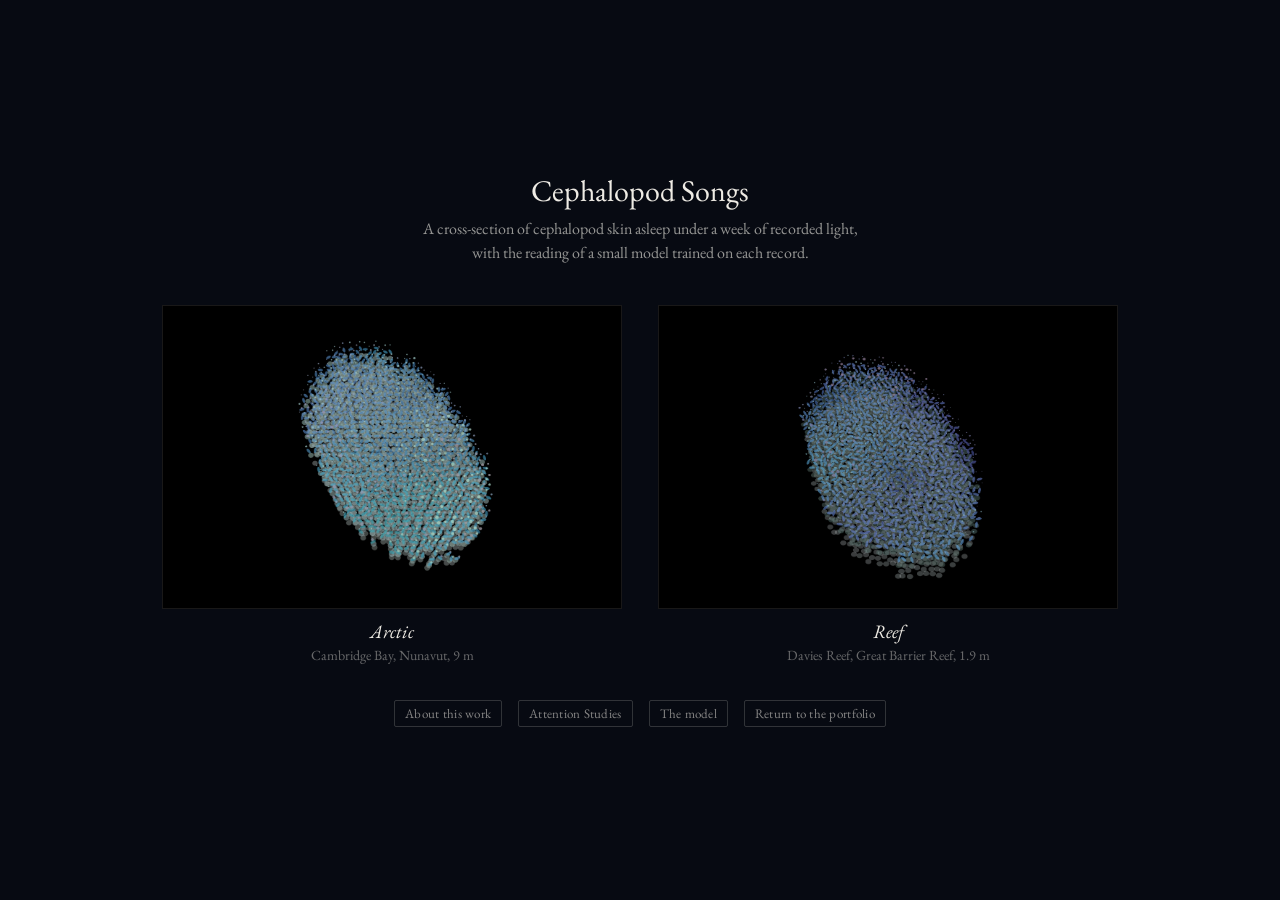
<file: cephalopod-song.html>
<!DOCTYPE html>
<html lang="en">
<head>
<meta charset="utf-8">
<meta name="viewport" content="width=device-width, initial-scale=1, viewport-fit=cover">
<title>Cephalopod Songs</title>
<link rel="preconnect" href="https://fonts.googleapis.com">
<link href="https://fonts.googleapis.com/css2?family=EB+Garamond:ital,wght@0,400;0,500;1,400&display=swap" rel="stylesheet">
<style>
  :root { --night: #070a12; --light: #eeebe4; --gilt: #d9b25a; --soft: rgba(238,235,228,.62); --faint: rgba(238,235,228,.42); box-sizing: border-box; }
  *, *::before, *::after { box-sizing: inherit; }
  body { margin: 0; background: var(--night); color: var(--light); font-family: "EB Garamond", Garamond, Georgia, serif; font-size: 16px; }
  [hidden] { display: none !important; }
  .link { font: inherit; font-size: 13px; letter-spacing: .02em; color: rgba(238,235,228,.55); background: transparent; border: 1px solid rgba(238,235,228,.18); padding: 4px 10px; cursor: pointer; border-radius: 2px; text-decoration: none; transition: color .3s, border-color .3s; }
  .link:hover { color: rgba(238,235,228,.9); border-color: rgba(238,235,228,.45); }
  a:focus-visible { outline: 2px solid var(--gilt); outline-offset: 3px; }

  /* the cover: the title, the two records, and the lines beneath */
  #cover { min-height: 100vh; display: flex; flex-direction: column; justify-content: center; align-items: center; padding: calc(40px + env(safe-area-inset-top, 0px)) 24px calc(40px + env(safe-area-inset-bottom, 0px)); text-align: center; }
  #cover h1 { font-weight: 400; font-size: 30px; line-height: 1.2; margin: 0; }
  #cover .sub { color: var(--soft); margin: 8px auto 0; max-width: 58ch; line-height: 1.5; }
  .records { display: flex; flex-wrap: wrap; justify-content: center; gap: 28px 36px; margin: 40px 0 36px; }
  .record { display: block; text-decoration: none; color: var(--light); width: min(460px, 100%); }
  .record img { display: block; width: 100%; aspect-ratio: 1300 / 860; object-fit: cover; background: #000; border: 1px solid rgba(238,235,228,.1); transition: border-color .3s; }
  .record:hover img { border-color: rgba(238,235,228,.4); }
  .record .name { margin: 10px 0 0; font-size: 19px; }
  .record .where { margin: 2px 0 0; color: var(--faint); font-size: 14px; }
  .lines { display: flex; flex-wrap: wrap; justify-content: center; gap: 10px 16px; }

  /* about the work, the thread studies, the model */
  .reading { max-width: 64ch; margin: 0 auto; padding: calc(40px + env(safe-area-inset-top, 0px)) 24px calc(56px + env(safe-area-inset-bottom, 0px)); line-height: 1.6; font-size: 18px; }
  .reading h1 { font-weight: 400; font-size: 30px; line-height: 1.2; margin: 0; }
  .reading .sub { color: var(--soft); margin: 8px 0 36px; }
  #about h1 { margin-bottom: 36px; }
  .reading h2 { font-weight: 400; font-style: italic; font-size: 19px; color: var(--gilt); margin: 34px 0 6px; }
  .reading p { margin: 0 0 12px; }
  .reading .colophon { color: var(--faint); font-size: 15.5px; margin-top: 40px; }
  .reading .nav { display: flex; flex-wrap: wrap; gap: 10px; margin: 0 0 32px; }
  .reading .nav.end { margin: 28px 0 0; }
  .reading p a { color: var(--light); text-decoration: underline; text-decoration-color: rgba(217,178,90,.6); text-underline-offset: 3px; }
  .reading p a:hover { text-decoration-color: var(--gilt); }
  #studies { max-width: 92ch; }
  #studies h1 { margin-bottom: 8px; }
  #studies figure { margin: 28px 0 0; }
  #studies figure img { display: block; width: 100%; height: auto; border: 1px solid rgba(238,235,228,.08); }
  #studies figcaption { color: var(--soft); font-size: 15.5px; line-height: 1.5; margin: 10px 0 0; }
  #studies figcaption a { color: inherit; text-decoration: underline dotted; }
  #studies figure.study iframe { display: block; width: 100%; aspect-ratio: 16 / 10; border: 1px solid rgba(238,235,228,.08); background: #070a12; }
  #model { max-width: 92ch; }
  #model pre { font-size: 13px; line-height: 1.55; margin: 0; padding: 20px 22px; overflow-x: auto; background: rgba(238,235,228,.03); border: 1px solid rgba(238,235,228,.1); border-radius: 2px; }
  #model code { font-family: ui-monospace, "SF Mono", Menlo, Consolas, "Liberation Mono", monospace; font-size: 13px; line-height: 1.55; color: rgba(238,235,228,.82); white-space: pre; }
  @media (max-width: 640px) { .reading { font-size: 17px; } .reading h1, #cover h1 { font-size: 25px; } #model code { font-size: 12px; } }
</style>
<!-- Statcounter -->
<script>var sc_project=13358656; var sc_invisible=1; var sc_security="503b06b8";</script>
<script src="https://www.statcounter.com/counter/counter.js" async></script>
<noscript><div class="statcounter"><a title="Web Analytics Made Easy - Statcounter" href="https://statcounter.com/" target="_blank"><img class="statcounter" src="https://c.statcounter.com/13358656/0/503b06b8/1/" alt="Web Analytics Made Easy - Statcounter" referrerPolicy="no-referrer-when-downgrade"></a></div></noscript>
</head>
<body>
<main id="cover">
  <h1>Cephalopod Songs</h1>
  <p class="sub">A cross-section of cephalopod skin asleep under a week of recorded light, with the reading of a small model trained on each record.</p>
  <div class="records">
    <a class="record" href="cephalopod-song-arctic.html"><img src="cephalopod-song/still-arctic.png" alt="The same skin at night in a green dream, dim and blue-green."><p class="name"><i>Arctic</i></p><p class="where">Cambridge Bay, Nunavut, 9 m</p></a>
    <a class="record" href="cephalopod-song-reef.html"><img src="cephalopod-song/still-reef.png" alt="A slab of cephalopod skin seen in section under daylight: pale discs over blue plates over white."><p class="name"><i>Reef</i></p><p class="where">Davies Reef, Great Barrier Reef, 1.9 m</p></a>
  </div>
  <div class="lines">
    <a class="link" href="#about">About this work</a>
    <a class="link" href="#studies">Attention Studies</a>
    <a class="link" href="#model">The model</a>
    <a class="link" href="https://alexandraemberley.ca/recent-work.html">Return to the portfolio</a>
  </div>
</main>

<article id="about" class="reading" hidden>
  <div class="nav"><a class="link" href="#">Return to the cover</a><a class="link" href="#studies">Attention Studies</a></div>
  <h1>Cephalopod Songs</h1>

  <h2>Skin</h2>
  <p>A floating image depicts the structure of cephalopod skin in cross-section, slowly turning. The work was inspired by Peter Godfrey-Smith&rsquo;s account in <i>Other Minds: The Octopus, the Sea, and the Deep Origins of Consciousness</i>, of how cephalopods change the colour of their skin.</p>
  <p>At the surface are the chromatophores: sacs of yellow, red, and brown pigment that open and close. Beneath them are the iridophores: thin, tilted plates that reflect a narrow band of colour, shifting as they turn and flashing silver when seen face-on. At the base are the leucophores: white cells that reflect whatever light reaches them. As light passes down through the pigment sacs, it reflects upward from the layers beneath and travels back up through them. The Merge slider closes the three layers into a single surface, where the colours are produced through their interaction.</p>

  <h2>The light</h2>
  <p>The patterns of light are drawn from actual records. In <i>Reef</i>, the data comes from light measured by a sensor 1.9 metres below the surface at Davies Reef, in the central Great Barrier Reef, with readings taken every ten minutes. In <i>Arctic</i>, it comes from a radiometer 9 metres below the surface in Cambridge Bay, Nunavut, with readings taken every minute. Both use the first week of September 2024. At the default pace, a day passes in four minutes. The Pace slider ranges from one day in ten minutes to one day in one minute.</p>

  <h2>Sleep</h2>
  <p>The octopus sleeps according to the rhythm described by Medeiros and colleagues (2021): periods of quiet sleep, when it is pale and still, interrupted every thirty to forty minutes by an active sleep lasting less than a minute, during which the skin moves through changing colours. Quiet sleep passes at ten times its natural speed and active sleep at twice its natural speed, so that the changes are visible.</p>

  <h2>Transformer echo</h2>
  <p>Beneath the three visible layers lies a fourth, fainter one: an echo. A <a href="#model">small transformer</a> was trained for each work on readings from its own sensor during July and August 2024, at ten-minute intervals. Neither was trained on the September week used in the work. As the work runs, the model receives the previous six hours of readings and predicts the next one.</p>
  <p>The echo repeats the structure of the skin. It is faint and grey when the model&rsquo;s prediction is accurate, and brighter and coloured when it is wrong. It is amber when the model predicted more light than was measured, and blue when the measured light exceeded its prediction.</p>
  <p>The model has learned the daily cycle, so at dawn and dusk the two skins tend to move together, with the echo following only slightly behind the measured light. It cannot anticipate an individual cloud, so under changing cloud cover they separate: the skin flickers while the echo changes colour in response to the model&rsquo;s errors. The model runs locally in the page.</p>

  <h2>Sound</h2>
  <p>Changes in light generate the notes: a note sounds only when the light moves by a set amount. Its pitch corresponds to the level of light. Dawn therefore rises, dusk falls, and a steady noon remains silent.</p>
  <p>Each note is answered by the model, an octave beneath the note it predicted. It is in tune when its prediction is accurate, and out of tune when the observed light differs from what was expected.</p>
  <p>During active sleep, a low chord rocks between two harmonies like a lullaby, voiced according to the colours displayed by the chromatophores. Night introduces a hollow fifth. Beneath this is a layer of filtered noise resembling the sound of water, which rises and falls with the level of darkness.</p>
  <p>The key is B minor.</p>

  <h2>Sources</h2>
  <p>Light, <i>Reef</i>: Australian Institute of Marine Science (AIMS). (2009). <i>Northern Australia Automated Marine Weather and Oceanographic Stations</i>. Davies Reef Base Station, photosynthetically active radiation at 1.9 m, 1 to 7 September 2024. <a href="https://doi.org/10.25845/5c09bf93f315d" target="_blank" rel="noopener">doi:10.25845/5c09bf93f315d</a>, accessed 4 October 2026. Licensed under CC BY 3.0 AU.</p>
  <p>Light, <i>Arctic</i>: Ocean Networks Canada Society. (2024). <i>Cambridge Bay Radiometer Deployed 2024-08-29</i>. Photosynthetically active radiation at 9 m, 1 to 7 September 2024. <a href="https://doi.org/10.34943/3c374d6d-a870-48e1-9889-93344357bb05" target="_blank" rel="noopener">doi:10.34943/3c374d6d-a870-48e1-9889-93344357bb05</a>, accessed 5 October 2026. Licensed under CC BY 4.0.</p>
  <p>Sleep: Medeiros, S.L.S. et al. (2021). Cyclic alternation of quiet and active sleep states in the octopus. <i>iScience</i> 24(4), 102223. <a href="https://doi.org/10.1016/j.isci.2021.102223" target="_blank" rel="noopener">doi:10.1016/j.isci.2021.102223</a></p>
  <p>Skin: Godfrey-Smith, P. (2016). <i>Other Minds: The Octopus, the Sea, and the Deep Origins of Consciousness</i>. New York: Farrar, Straus and Giroux.</p>
  <p>Model: two transformers of the same design (36 readings of context, 24 dimensions, 2 heads, 10,537 weights each), one trained on each station&rsquo;s July and August 2024 readings, running in the pages. Designed by the artist; built and trained by Claude (Anthropic). The model&rsquo;s <a href="#model">code</a> is open source under the MIT Licence.</p>
  <p class="colophon">&copy; 2026 Alexandra Emberley. All rights reserved, except the model&rsquo;s code (MIT Licence) and the light records (CC BY 3.0 AU, AIMS; CC BY 4.0, Ocean Networks Canada).</p>
  <div class="nav end"><a class="link" href="#">Return to the cover</a><a class="link" href="#studies">Attention Studies</a></div>
</article>

<article id="studies" class="reading" hidden>
  <div class="nav"><a class="link" href="#">Return to the cover</a><a class="link" href="#about">About this work</a></div>
  <h1>Attention Studies</h1>
  <figure class="study">
    <iframe src="cephalopod-song-attention-arcs.html" title="Attention arcs: an interactive study of one day of the Arctic model&rsquo;s attention" loading="lazy"></iframe>
    <figcaption><i>Attention arcs.</i> One day of the Arctic record laid round a ring. For each prediction, the model&rsquo;s attention to the six hours before it is drawn as an arc back to the moments it attended to, lifted in proportion to its weight. Click the ring to begin and drag to turn; the buttons choose the day and the head.</figcaption>
  </figure>
  <figure>
    <img src="cephalopod-song/attention-frieze-arctic.png" alt="The same frieze for the Arctic record: seven slanting bands, more irregular, like a woven textile.">
    <figcaption><i>Attention frieze, Arctic.</i> The same reading of the Arctic model. The bands are less alike from day to day, as the week&rsquo;s light was.</figcaption>
  </figure>
  <figure>
    <img src="cephalopod-song/attention-frieze-reef.png" alt="Fine horizontal stripes of light and dark on a dark ground, in seven slanting bands, like a woven textile.">
    <figcaption><i>Attention frieze, Reef.</i> For every prediction of the week, how much of the six hours behind it the model looked at: the present along the bottom row, six hours ago along the top, the week running left to right. Seven slanting bands appear, one for each day, as the model&rsquo;s attention swings with dawn and dusk.</figcaption>
  </figure>
  <div class="nav end"><a class="link" href="#">Return to the cover</a><a class="link" href="#about">About this work</a></div>
</article>

<section id="model" class="reading" hidden>
  <div class="nav"><a class="link" href="#">Return to the cover</a><a class="link" href="#about">About this work</a></div>
  <h1>The model</h1>
  <p class="sub">The small transformer in this work, written in Python with numpy and open source under the MIT Licence. Anyone may read, run, change, and share it. One copy was trained on each light record; the learned numbers each holds after training are inside that work&rsquo;s page. The light records belong to AIMS and Ocean Networks Canada and carry their own licences.</p>
  <pre><code># Cephalopod Songs
# The model: a small transformer, written from scratch in Python with numpy.
# Designed by the artist; built and trained by Claude (Anthropic).
# One copy was trained on each light record; the learned numbers are inside each work&#x27;s page.

&quot;&quot;&quot;A small transformer, in numpy, with its gradients written by hand.
Given the last K readings of light (and the time of day), it predicts the next reading.
Sibling of the Cordyceps Septet model; the same shape, a different question.&quot;&quot;&quot;
import numpy as np

K, D, H, FF, L, FIN = 36, 24, 2, 48, 2, 3    # context (6 h of 10-min readings), width, heads, feed-forward, layers, features per step
DH = D // H

def init(seed=1):
    r = np.random.RandomState(seed); s = lambda *sh: (r.randn(*sh) * 0.08).astype(np.float64)
    P = {&quot;Win&quot;: s(FIN, D), &quot;bin&quot;: np.zeros(D), &quot;pos&quot;: s(K, D), &quot;Wout&quot;: s(D, 1), &quot;bout&quot;: np.zeros(1)}
    for l in range(L):
        P.update({f&quot;Wq{l}&quot;: s(D, D), f&quot;Wk{l}&quot;: s(D, D), f&quot;Wv{l}&quot;: s(D, D), f&quot;Wo{l}&quot;: s(D, D),
                  f&quot;g1{l}&quot;: np.ones(D), f&quot;b1{l}&quot;: np.zeros(D), f&quot;W1{l}&quot;: s(D, FF), f&quot;c1{l}&quot;: np.zeros(FF),
                  f&quot;W2{l}&quot;: s(FF, D), f&quot;c2{l}&quot;: np.zeros(D), f&quot;g2{l}&quot;: np.ones(D), f&quot;b2{l}&quot;: np.zeros(D)})
    return P

def ln_f(x, g, b, eps=1e-5):
    mu = x.mean(-1, keepdims=True); xc = x - mu; var = (xc * xc).mean(-1, keepdims=True); inv = 1 / np.sqrt(var + eps)
    xh = xc * inv; return xh * g + b, (xh, inv, g)
def ln_b(dy, cache):
    xh, inv, g = cache; dg = (dy * xh).sum((0, 1)); db = dy.sum((0, 1)); dxh = dy * g
    dx = inv * (dxh - dxh.mean(-1, keepdims=True) - xh * (dxh * xh).mean(-1, keepdims=True)); return dx, dg, db

def softmax(z): z = z - z.max(-1, keepdims=True); e = np.exp(z); return e / e.sum(-1, keepdims=True)

def forward(P, X, want_attn=False):
    &quot;&quot;&quot;X: (B, K, FIN). Returns prediction (B,) and a cache for backward.&quot;&quot;&quot;
    B = X.shape[0]; h = X @ P[&quot;Win&quot;] + P[&quot;bin&quot;] + P[&quot;pos&quot;]; cache = {&quot;X&quot;: X, &quot;hs&quot;: []}; attns = []
    mask = np.triu(np.ones((K, K)), 1).astype(bool)
    for l in range(L):
        a, c1 = ln_f(h, P[f&quot;g1{l}&quot;], P[f&quot;b1{l}&quot;])
        q = (a @ P[f&quot;Wq{l}&quot;]).reshape(B, K, H, DH).transpose(0, 2, 1, 3); k = (a @ P[f&quot;Wk{l}&quot;]).reshape(B, K, H, DH).transpose(0, 2, 1, 3); v = (a @ P[f&quot;Wv{l}&quot;]).reshape(B, K, H, DH).transpose(0, 2, 1, 3)
        sc = q @ k.transpose(0, 1, 3, 2) / np.sqrt(DH); sc = np.where(mask, -1e9, sc); at = softmax(sc)
        o = (at @ v).transpose(0, 2, 1, 3).reshape(B, K, D); ao = o @ P[f&quot;Wo{l}&quot;]; h2 = h + ao
        f, c2 = ln_f(h2, P[f&quot;g2{l}&quot;], P[f&quot;b2{l}&quot;]); u = f @ P[f&quot;W1{l}&quot;] + P[f&quot;c1{l}&quot;]; r = np.maximum(u, 0); fo = r @ P[f&quot;W2{l}&quot;] + P[f&quot;c2{l}&quot;]; h3 = h2 + fo
        cache[&quot;hs&quot;].append((h, a, c1, q, k, v, at, o, h2, f, c2, u, r)); attns.append(at); h = h3
    last = h[:, -1, :]; y = (last @ P[&quot;Wout&quot;] + P[&quot;bout&quot;])[:, 0]; cache[&quot;last&quot;] = last; cache[&quot;h&quot;] = h
    return (y, cache, attns) if want_attn else (y, cache)

def backward(P, cache, dy):
    &quot;&quot;&quot;dy: (B,) gradient of the loss with respect to the prediction. Returns gradients for every parameter.&quot;&quot;&quot;
    G = {k: np.zeros_like(v) for k, v in P.items()}; B = dy.shape[0]
    G[&quot;Wout&quot;] = cache[&quot;last&quot;].T @ dy[:, None]; G[&quot;bout&quot;] = dy.sum(keepdims=True)
    dh = np.zeros_like(cache[&quot;h&quot;]); dh[:, -1, :] = dy[:, None] * P[&quot;Wout&quot;][:, 0]
    mask = np.triu(np.ones((K, K)), 1).astype(bool)
    for l in reversed(range(L)):
        h, a, c1, q, k, v, at, o, h2, f, c2, u, r = cache[&quot;hs&quot;][l]
        # feed-forward
        dfo = dh; G[f&quot;W2{l}&quot;] += np.einsum(&quot;bkf,bkd-&gt;fd&quot;, r, dfo); G[f&quot;c2{l}&quot;] += dfo.sum((0, 1)); dr = dfo @ P[f&quot;W2{l}&quot;].T; du = dr * (u &gt; 0)
        G[f&quot;W1{l}&quot;] += np.einsum(&quot;bkd,bkf-&gt;df&quot;, f, du); G[f&quot;c1{l}&quot;] += du.sum((0, 1)); df = du @ P[f&quot;W1{l}&quot;].T
        dh2, dg2, db2 = ln_b(df, c2); G[f&quot;g2{l}&quot;] += dg2; G[f&quot;b2{l}&quot;] += db2; dh2 = dh2 + dh
        # attention
        dao = dh2; G[f&quot;Wo{l}&quot;] += np.einsum(&quot;bkd,bke-&gt;de&quot;, o, dao); do = (dao @ P[f&quot;Wo{l}&quot;].T).reshape(B, K, H, DH).transpose(0, 2, 1, 3)
        dat = do @ v.transpose(0, 1, 3, 2); dv = at.transpose(0, 1, 3, 2) @ do
        dsc = at * (dat - (dat * at).sum(-1, keepdims=True)); dsc = np.where(mask, 0, dsc) / np.sqrt(DH)
        dq = dsc @ k; dk = dsc.transpose(0, 1, 3, 2) @ q
        dq = dq.transpose(0, 2, 1, 3).reshape(B, K, D); dk = dk.transpose(0, 2, 1, 3).reshape(B, K, D); dv = dv.transpose(0, 2, 1, 3).reshape(B, K, D)
        G[f&quot;Wq{l}&quot;] += np.einsum(&quot;bkd,bke-&gt;de&quot;, a, dq); G[f&quot;Wk{l}&quot;] += np.einsum(&quot;bkd,bke-&gt;de&quot;, a, dk); G[f&quot;Wv{l}&quot;] += np.einsum(&quot;bkd,bke-&gt;de&quot;, a, dv)
        da = dq @ P[f&quot;Wq{l}&quot;].T + dk @ P[f&quot;Wk{l}&quot;].T + dv @ P[f&quot;Wv{l}&quot;].T
        dh1, dg1, db1 = ln_b(da, c1); G[f&quot;g1{l}&quot;] += dg1; G[f&quot;b1{l}&quot;] += db1; dh = dh1 + dh2
    G[&quot;pos&quot;] += dh.sum(0); G[&quot;bin&quot;] += dh.sum((0, 1)); G[&quot;Win&quot;] += np.einsum(&quot;bkf,bkd-&gt;fd&quot;, cache[&quot;X&quot;], dh)
    return G

def features(lum, t0_index):
    &quot;&quot;&quot;lum: a 1-D array of light levels (0..1); returns per-step features [lum, sin(hour), cos(hour)] with 144 steps a day,
    where t0_index is the index of the step at local midnight.&quot;&quot;&quot;
    n = len(lum); ph = ((np.arange(n) - t0_index) % 144) / 144 * 2 * np.pi
    return np.stack([lum, np.sin(ph), np.cos(ph)], 1)

def windows(F, lum):
    &quot;&quot;&quot;Every window of K steps and the reading that follows it.&quot;&quot;&quot;
    n = len(lum) - K; X = np.stack([F[i:i + K] for i in range(n)]); y = lum[K:K + n]; return X, y

# MIT Licence
#
# Copyright (c) 2026 Alexandra Emberley
#
# Permission is hereby granted, free of charge, to any person obtaining a copy of this software and
# associated documentation files (the &quot;Software&quot;), to deal in the Software without restriction,
# including without limitation the rights to use, copy, modify, merge, publish, distribute,
# sublicense, and/or sell copies of the Software, and to permit persons to whom the Software is
# furnished to do so, subject to the following conditions:
#
# The above copyright notice and this permission notice shall be included in all copies or
# substantial portions of the Software.
#
# THE SOFTWARE IS PROVIDED &quot;AS IS&quot;, WITHOUT WARRANTY OF ANY KIND, EXPRESS OR IMPLIED, INCLUDING BUT
# NOT LIMITED TO THE WARRANTIES OF MERCHANTABILITY, FITNESS FOR A PARTICULAR PURPOSE AND
# NONINFRINGEMENT. IN NO EVENT SHALL THE AUTHORS OR COPYRIGHT HOLDERS BE LIABLE FOR ANY CLAIM,
# DAMAGES OR OTHER LIABILITY, WHETHER IN AN ACTION OF CONTRACT, TORT OR OTHERWISE, ARISING FROM,
# OUT OF OR IN CONNECTION WITH THE SOFTWARE OR THE USE OR OTHER DEALINGS IN THE SOFTWARE.
</code></pre>
  <div class="nav end"><a class="link" href="#">Return to the cover</a><a class="link" href="#about">About this work</a></div>
</section>

<script>
  // three pages in one file: the cover, about the work, the thread studies, and the model
  const views = { "#about": "about", "#studies": "studies", "#model": "model" };
  function show() {
    const v = views[location.hash] || "cover";
    for (const id of ["cover", "about", "studies", "model"]) document.getElementById(id).hidden = id !== v;
    window.scrollTo(0, 0);
  }
  addEventListener("hashchange", show); show();
</script>
</body>
</html>
</file>
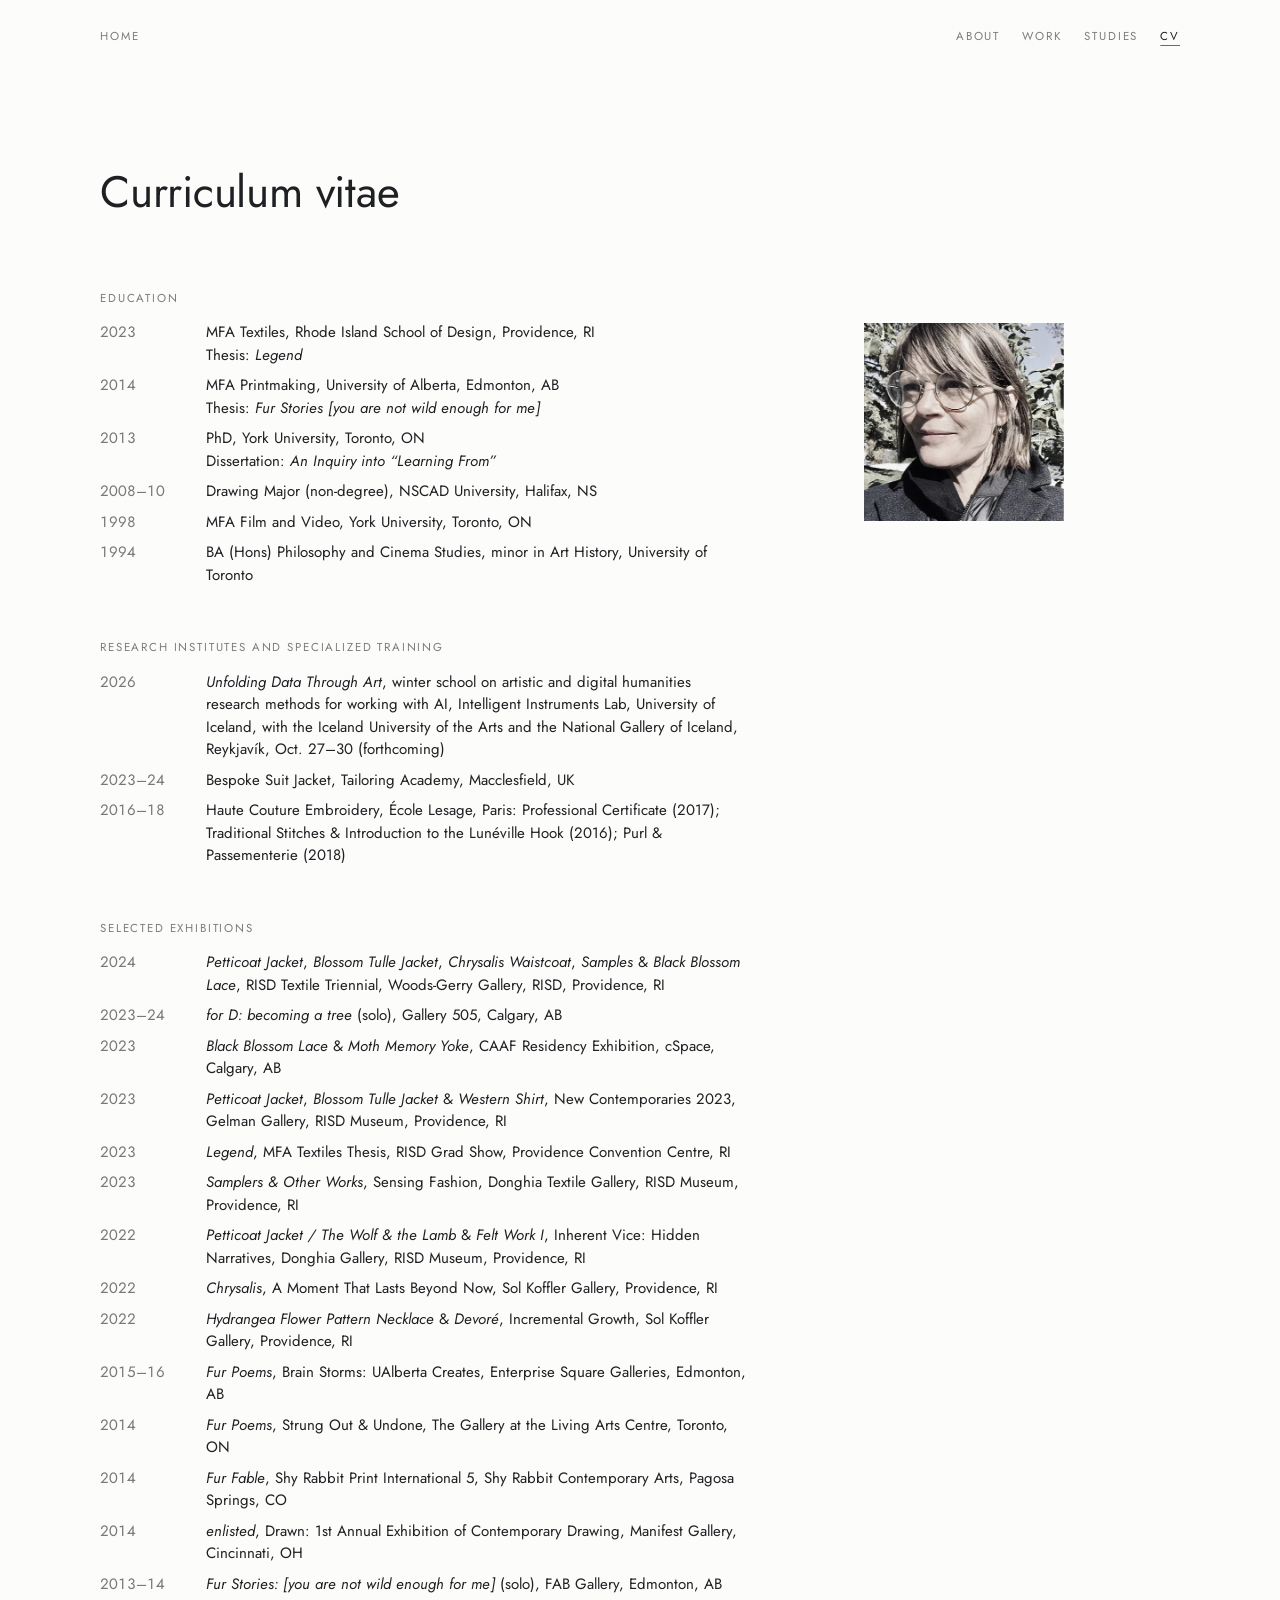
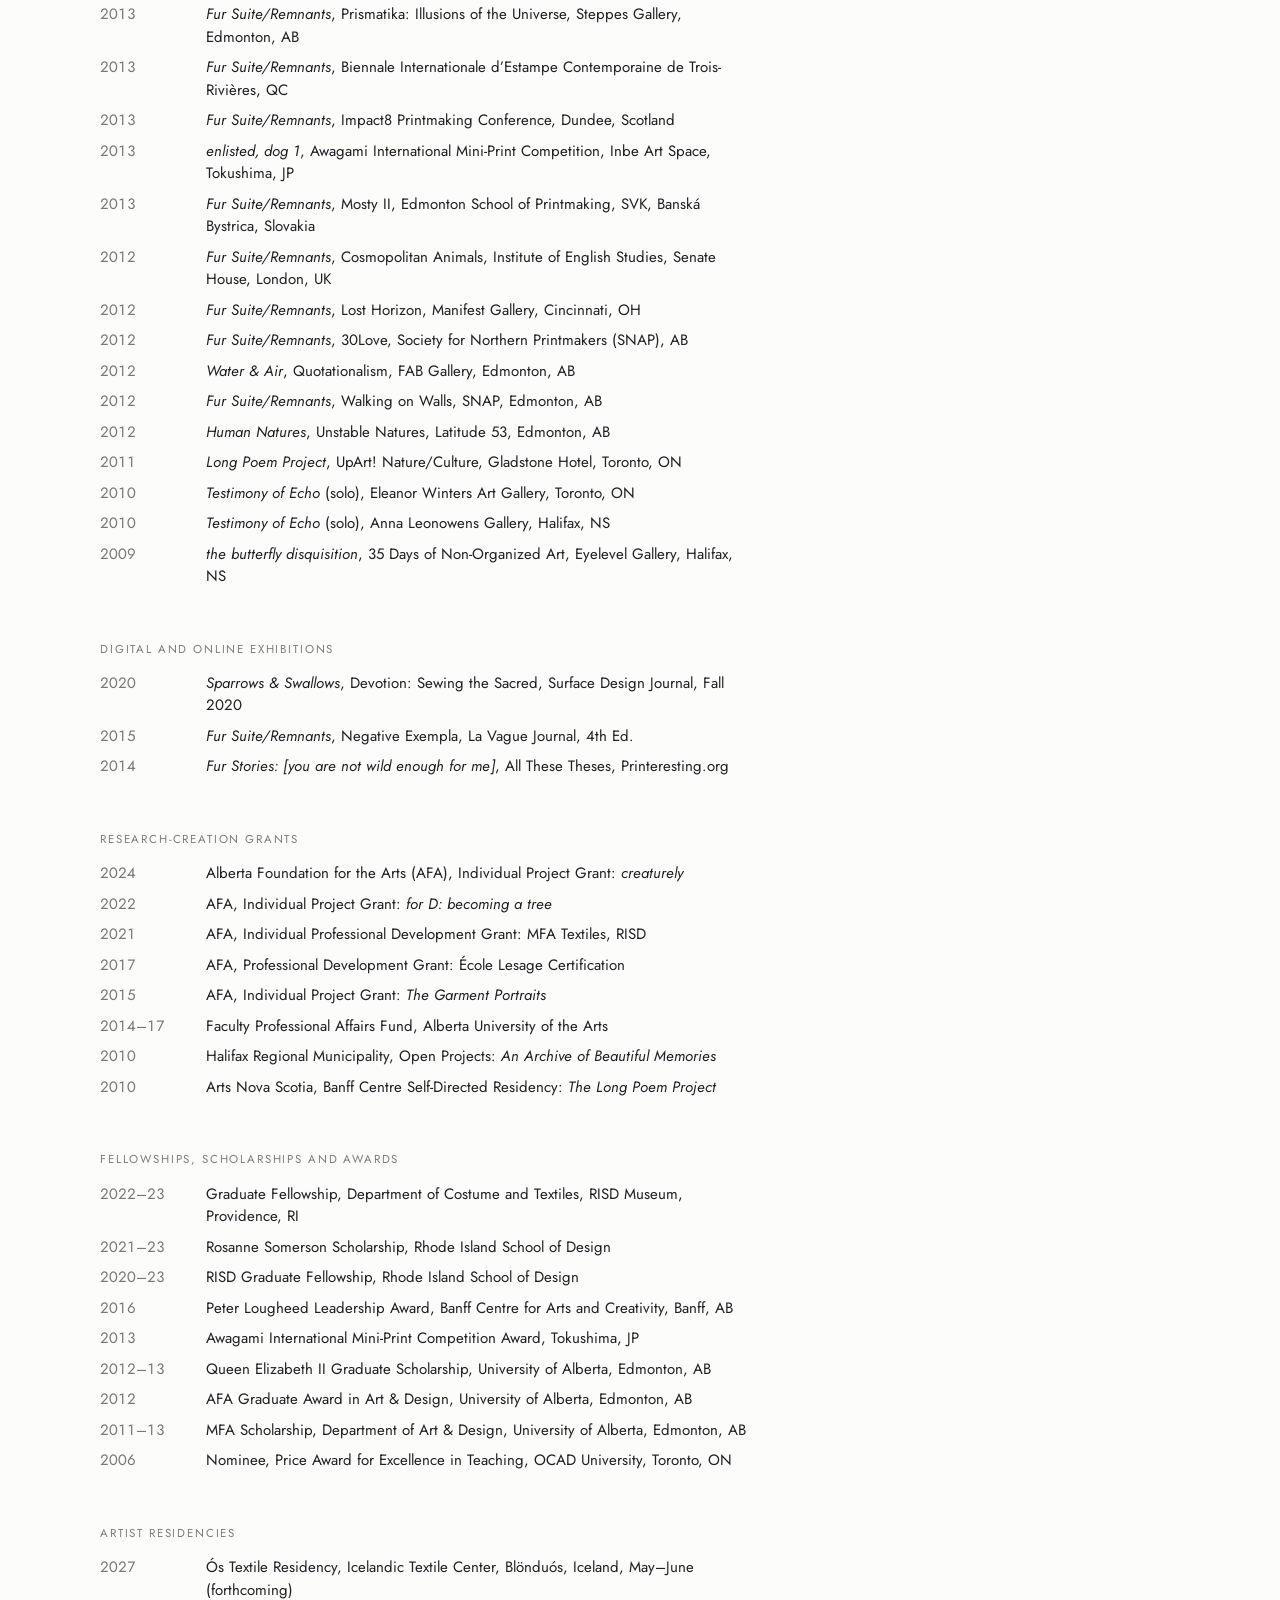
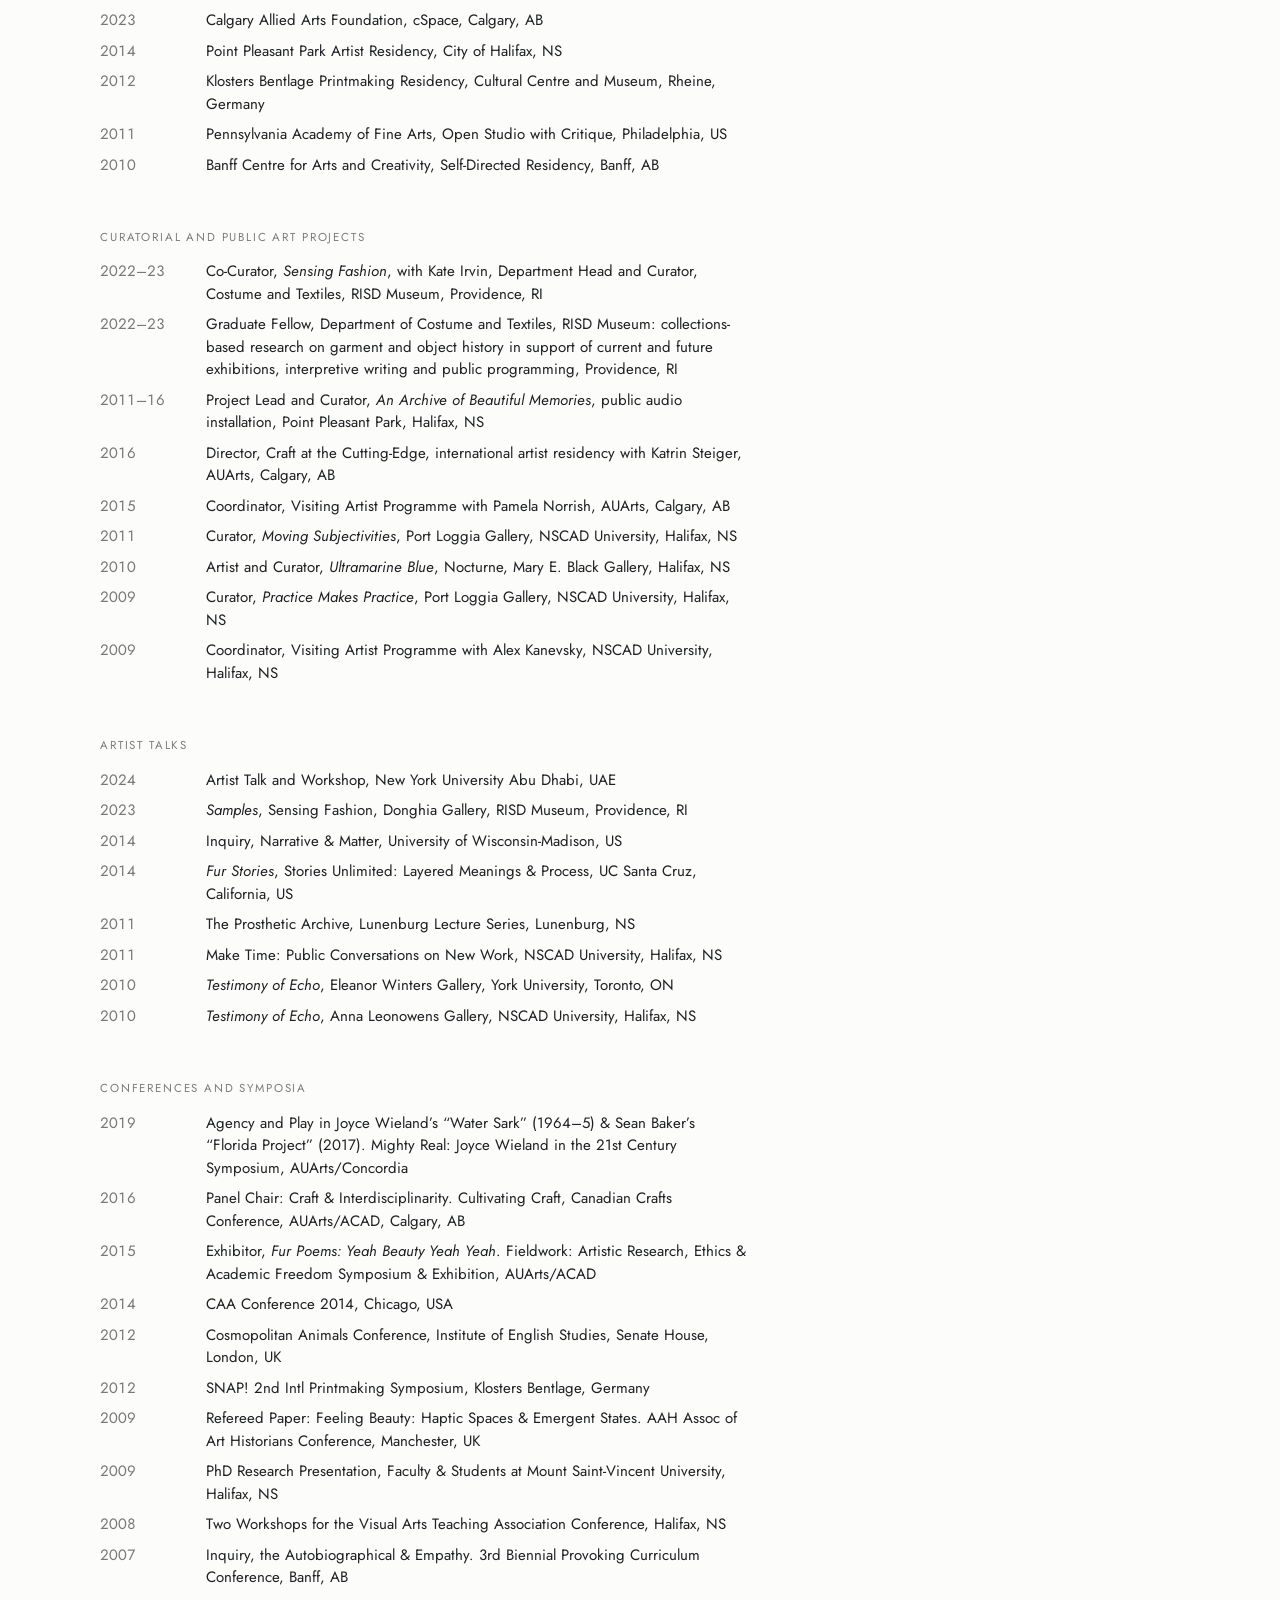
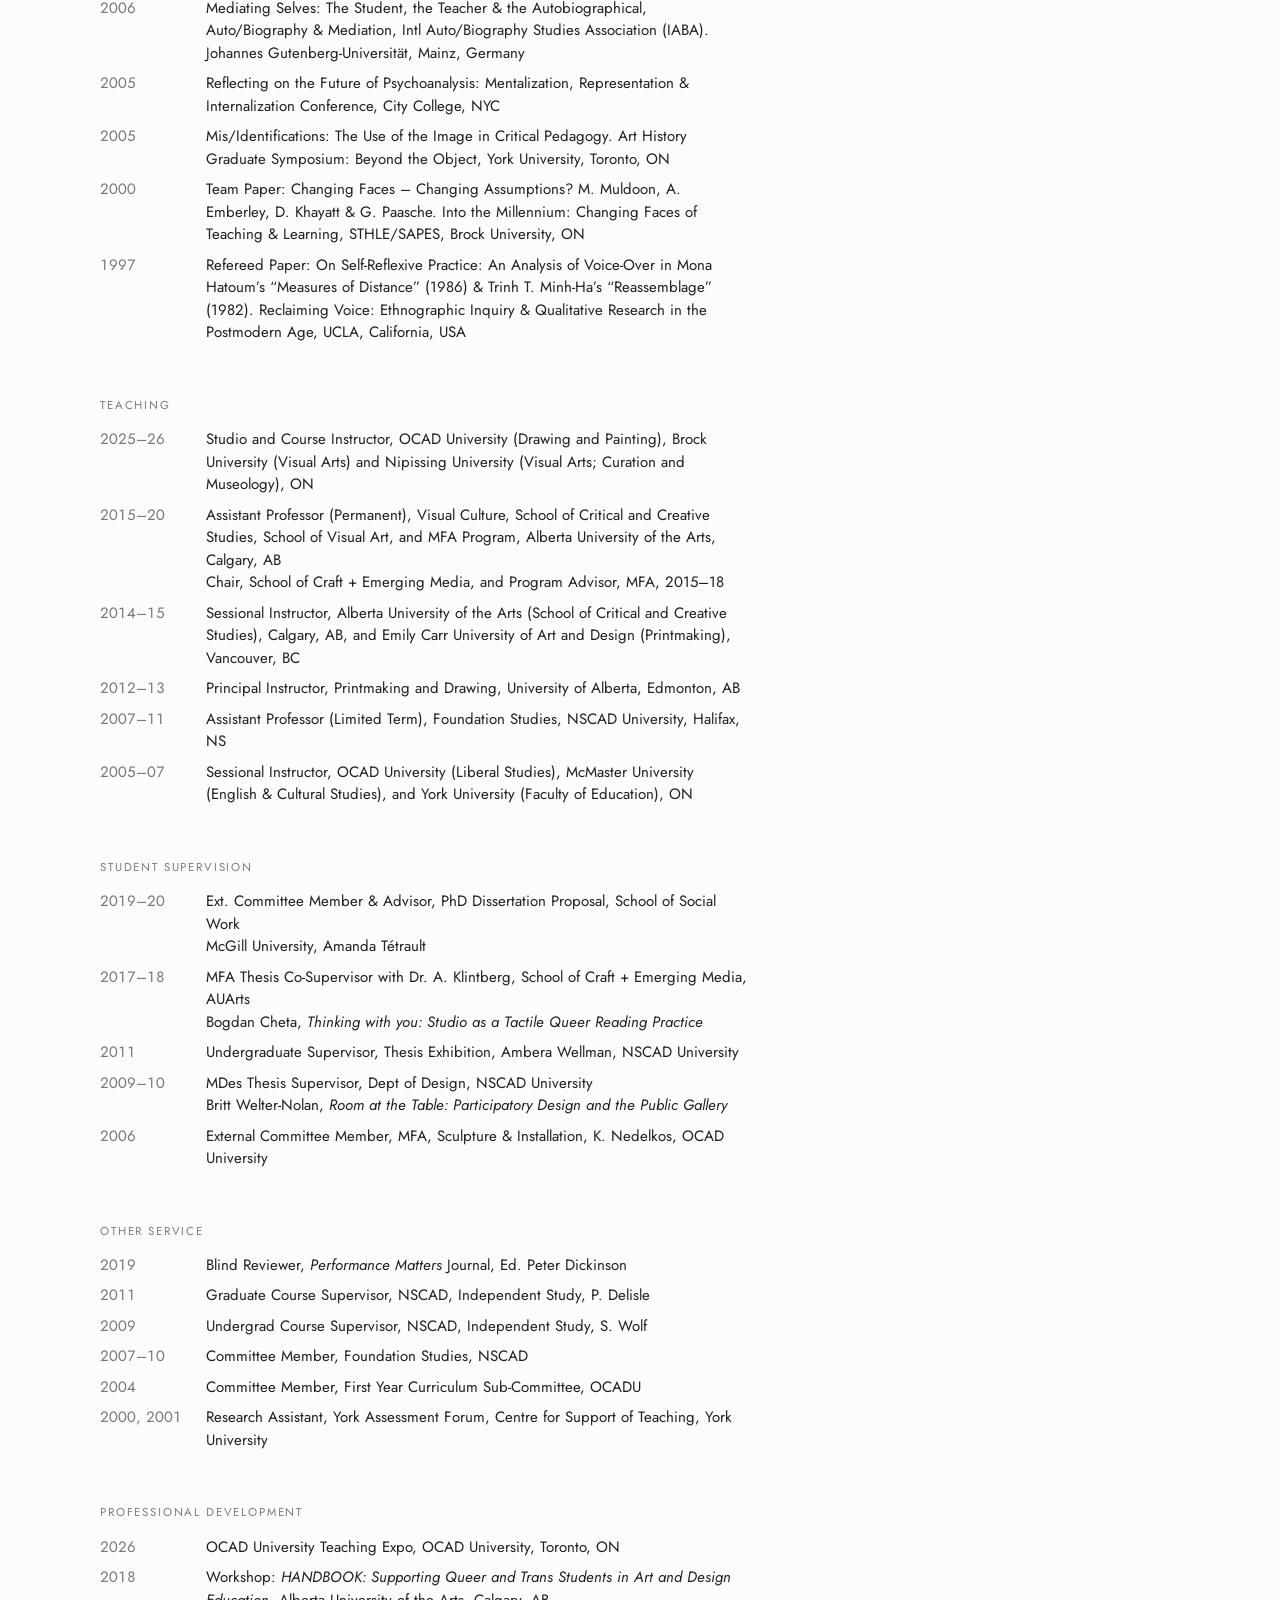
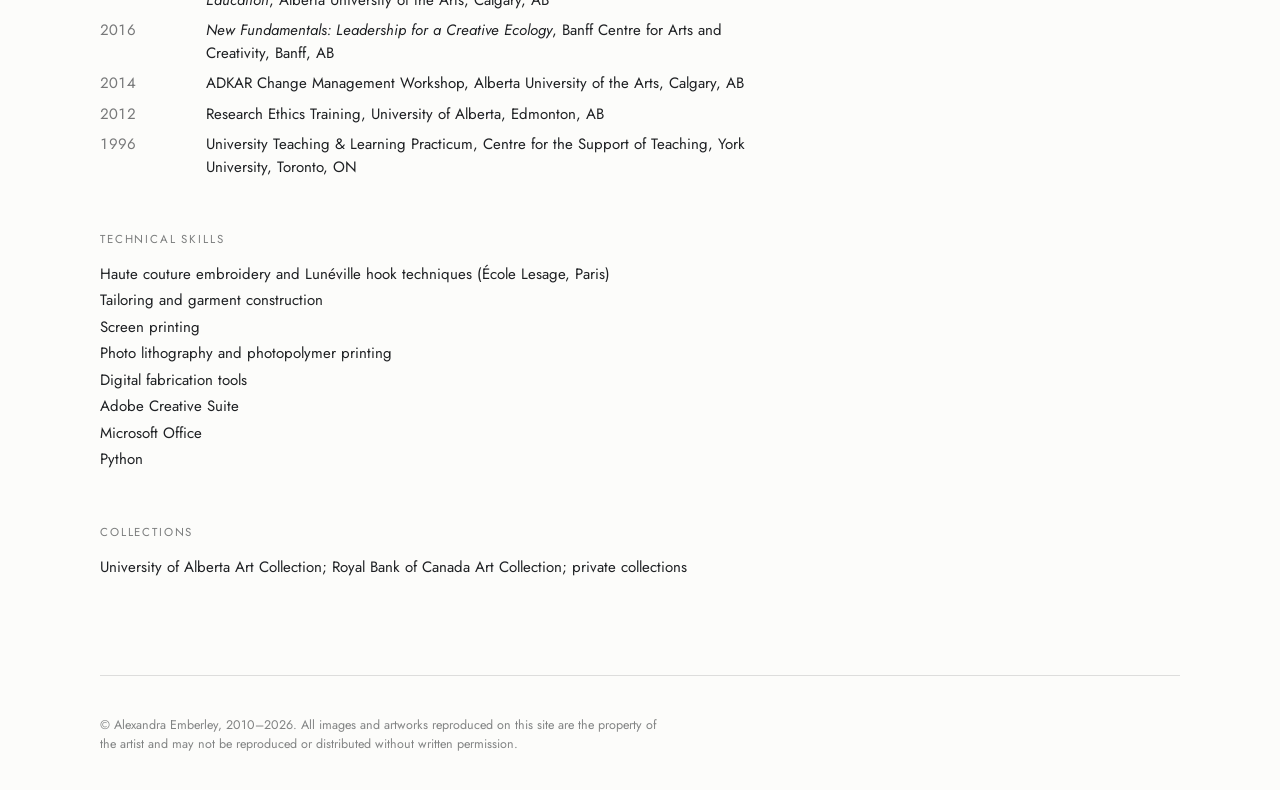
<file: cv.html>
<!DOCTYPE html>
<html lang="en">
<head>
<meta charset="utf-8">
<meta name="viewport" content="width=device-width, initial-scale=1, viewport-fit=cover">
<title>CV · Alexandra Emberley</title>
<meta name="description" content="Alexandra Emberley, interdisciplinary artist, educator, and researcher: embroidery, animation, code, and AI.">
<link rel="canonical" href="https://alexandraemberley.ca/cv.html">
<meta property="og:title" content="CV · Alexandra Emberley">
<meta property="og:description" content="Alexandra Emberley, interdisciplinary artist, educator, and researcher: embroidery, animation, code, and AI.">
<meta property="og:url" content="https://alexandraemberley.ca/cv.html">
<meta property="og:image" content="https://alexandraemberley.ca/images/share.jpg">
<meta property="og:image:width" content="1200">
<meta property="og:image:height" content="630">
<meta property="og:type" content="website">
<meta name="twitter:card" content="summary_large_image">
<link rel="preconnect" href="https://fonts.googleapis.com">
<link rel="preconnect" href="https://fonts.gstatic.com" crossorigin>
<link rel="stylesheet" href="https://fonts.googleapis.com/css2?family=Jost:ital,wght@0,400;0,500;1,400&display=swap">
<link rel="stylesheet" href="css/portfolio.css?v=621e99c5">
</head>
<body>
<header class="band masthead" style="--ground:#fcfcfa">
  <div class="inner">
    <a class="home" href="index.html">Home</a>
    <nav aria-label="Site">
      <ul class="sections">
        <li><a href="about.html">About</a></li>
        <li><a href="work.html">Work</a></li>
        <li><a href="studies.html">Studies</a></li>
        <li><a href="cv.html" aria-current="page">CV</a></li>
      </ul>
    </nav>
  </div>
</header>

<main>
  <section class="band opener" style="--ground:#fcfcfa" aria-labelledby="section-title">
    <div class="inner">
      <h1 id="section-title">Curriculum vitae</h1>
    </div>
  </section>
  <section class="band" style="--ground:#fcfcfa">
    <div class="inner cv">
      <img class="portrait" src="images/portrait.jpg" width="450" height="445" alt="Alexandra Emberley">


  <section>
    <h2>Education</h2>
    <div class="entry"><span class="year">2023</span><span>MFA Textiles, Rhode Island School of Design, Providence, RI<br>Thesis: <em>Legend</em></span></div>
    <div class="entry"><span class="year">2014</span><span>MFA Printmaking, University of Alberta, Edmonton, AB<br>Thesis: <em>Fur Stories [&#8202;you are not wild enough for me&#8202;]</em></span></div>
    <div class="entry"><span class="year">2013</span><span>PhD, York University, Toronto, ON<br>Dissertation: <em>An Inquiry into &ldquo;Learning From&rdquo;</em></span></div>
    <div class="entry"><span class="year">2008&ndash;10</span><span>Drawing Major (non-degree), NSCAD University, Halifax, NS</span></div>
    <div class="entry"><span class="year">1998</span><span>MFA Film and Video, York University, Toronto, ON</span></div>
    <div class="entry"><span class="year">1994</span><span>BA (Hons) Philosophy and Cinema Studies, minor in Art History, University of Toronto</span></div>
  </section>

  <section>
    <h2>Research Institutes and Specialized Training</h2>
    <div class="entry"><span class="year">2026</span><span><em>Unfolding Data Through Art</em>, winter school on artistic and digital humanities research methods for working with AI, Intelligent Instruments Lab, University of Iceland, with the Iceland University of the Arts and the National Gallery of Iceland, Reykjav&iacute;k, Oct. 27&ndash;30 (forthcoming)</span></div>
    <div class="entry"><span class="year">2023&ndash;24</span><span>Bespoke Suit Jacket, Tailoring Academy, Macclesfield, UK</span></div>
    <div class="entry"><span class="year">2016&ndash;18</span><span>Haute Couture Embroidery, &Eacute;cole Lesage, Paris: Professional Certificate (2017); Traditional Stitches &amp; Introduction to the Lun&eacute;ville Hook (2016); Purl &amp; Passementerie (2018)</span></div>
  </section>


  <section>
    <h2>Selected Exhibitions</h2>
    <div class="entry"><span class="year">2024</span><span><em>Petticoat Jacket</em>, <em>Blossom Tulle Jacket</em>, <em>Chrysalis Waistcoat</em>, <em>Samples</em> &amp; <em>Black Blossom Lace</em>, RISD Textile Triennial, Woods-Gerry Gallery, RISD, Providence, RI</span></div>
    <div class="entry"><span class="year">2023&ndash;24</span><span><em>for D: becoming a tree</em> (solo), Gallery 505, Calgary, AB</span></div>
    <div class="entry"><span class="year">2023</span><span><em>Black Blossom Lace</em> &amp; <em>Moth Memory Yoke</em>, CAAF Residency Exhibition, cSpace, Calgary, AB</span></div>
    <div class="entry"><span class="year">2023</span><span><em>Petticoat Jacket</em>, <em>Blossom Tulle Jacket</em> &amp; <em>Western Shirt</em>, New Contemporaries 2023, Gelman Gallery, RISD Museum, Providence, RI</span></div>
    <div class="entry"><span class="year">2023</span><span><em>Legend</em>, MFA Textiles Thesis, RISD Grad Show, Providence Convention Centre, RI</span></div>
    <div class="entry"><span class="year">2023</span><span><em>Samplers &amp; Other Works</em>, Sensing Fashion, Donghia Textile Gallery, RISD Museum, Providence, RI</span></div>
    <div class="entry"><span class="year">2022</span><span><em>Petticoat Jacket / The Wolf &amp; the Lamb</em> &amp; <em>Felt Work I</em>, Inherent Vice: Hidden Narratives, Donghia Gallery, RISD Museum, Providence, RI</span></div>
    <div class="entry"><span class="year">2022</span><span><em>Chrysalis</em>, A Moment That Lasts Beyond Now, Sol Koffler Gallery, Providence, RI</span></div>
    <div class="entry"><span class="year">2022</span><span><em>Hydrangea Flower Pattern Necklace</em> &amp; <em>Devoré</em>, Incremental Growth, Sol Koffler Gallery, Providence, RI</span></div>
    <div class="entry"><span class="year">2015&ndash;16</span><span><em>Fur Poems</em>, Brain Storms: UAlberta Creates, Enterprise Square Galleries, Edmonton, AB</span></div>
    <div class="entry"><span class="year">2014</span><span><em>Fur Poems</em>, Strung Out &amp; Undone, The Gallery at the Living Arts Centre, Toronto, ON</span></div>
    <div class="entry"><span class="year">2014</span><span><em>Fur Fable</em>, Shy Rabbit Print International 5, Shy Rabbit Contemporary Arts, Pagosa Springs, CO</span></div>
    <div class="entry"><span class="year">2014</span><span><em>enlisted</em>, Drawn: 1st Annual Exhibition of Contemporary Drawing, Manifest Gallery, Cincinnati, OH</span></div>
    <div class="entry"><span class="year">2013&ndash;14</span><span><em>Fur Stories: [&#8202;you are not wild enough for me&#8202;]</em> (solo), FAB Gallery, Edmonton, AB</span></div>
    <div class="entry"><span class="year">2013</span><span><em>Fur Suite/Remnants</em>, Prismatika: Illusions of the Universe, Steppes Gallery, Edmonton, AB</span></div>
    <div class="entry"><span class="year">2013</span><span><em>Fur Suite/Remnants</em>, Biennale Internationale d&rsquo;Estampe Contemporaine de Trois-Rivi&egrave;res, QC</span></div>
    <div class="entry"><span class="year">2013</span><span><em>Fur Suite/Remnants</em>, Impact8 Printmaking Conference, Dundee, Scotland</span></div>
    <div class="entry"><span class="year">2013</span><span><em>enlisted, dog 1</em>, Awagami International Mini-Print Competition, Inbe Art Space, Tokushima, JP</span></div>
    <div class="entry"><span class="year">2013</span><span><em>Fur Suite/Remnants</em>, Mosty II, Edmonton School of Printmaking, SVK, Bansk&aacute; Bystrica, Slovakia</span></div>
    <div class="entry"><span class="year">2012</span><span><em>Fur Suite/Remnants</em>, Cosmopolitan Animals, Institute of English Studies, Senate House, London, UK</span></div>
    <div class="entry"><span class="year">2012</span><span><em>Fur Suite/Remnants</em>, Lost Horizon, Manifest Gallery, Cincinnati, OH</span></div>
    <div class="entry"><span class="year">2012</span><span><em>Fur Suite/Remnants</em>, 30Love, Society for Northern Printmakers (SNAP), AB</span></div>
    <div class="entry"><span class="year">2012</span><span><em>Water &amp; Air</em>, Quotationalism, FAB Gallery, Edmonton, AB</span></div>
    <div class="entry"><span class="year">2012</span><span><em>Fur Suite/Remnants</em>, Walking on Walls, SNAP, Edmonton, AB</span></div>
    <div class="entry"><span class="year">2012</span><span><em>Human Natures</em>, Unstable Natures, Latitude 53, Edmonton, AB</span></div>
    <div class="entry"><span class="year">2011</span><span><em>Long Poem Project</em>, UpArt! Nature/Culture, Gladstone Hotel, Toronto, ON</span></div>
    <div class="entry"><span class="year">2010</span><span><em>Testimony of Echo</em> (solo), Eleanor Winters Art Gallery, Toronto, ON</span></div>
    <div class="entry"><span class="year">2010</span><span><em>Testimony of Echo</em> (solo), Anna Leonowens Gallery, Halifax, NS</span></div>
    <div class="entry"><span class="year">2009</span><span><em>the butterfly disquisition</em>, 35 Days of Non-Organized Art, Eyelevel Gallery, Halifax, NS</span></div>
  </section>

  <section>
    <h2>Digital and Online Exhibitions</h2>
    <div class="entry"><span class="year">2020</span><span><em>Sparrows &amp; Swallows</em>, Devotion: Sewing the Sacred, Surface Design Journal, Fall 2020</span></div>
    <div class="entry"><span class="year">2015</span><span><em>Fur Suite/Remnants</em>, Negative Exempla, La Vague Journal, 4th Ed.</span></div>
    <div class="entry"><span class="year">2014</span><span><em>Fur Stories: [&#8202;you are not wild enough for me&#8202;]</em>, All These Theses, Printeresting.org</span></div>
  </section>

  <section>
    <h2>Research-Creation Grants</h2>
    <div class="entry"><span class="year">2024</span><span>Alberta Foundation for the Arts (AFA), Individual Project Grant: <em>creaturely</em></span></div>
    <div class="entry"><span class="year">2022</span><span>AFA, Individual Project Grant: <em>for D: becoming a tree</em></span></div>
    <div class="entry"><span class="year">2021</span><span>AFA, Individual Professional Development Grant: MFA Textiles, RISD</span></div>
    <div class="entry"><span class="year">2017</span><span>AFA, Professional Development Grant: &Eacute;cole Lesage Certification</span></div>
    <div class="entry"><span class="year">2015</span><span>AFA, Individual Project Grant: <em>The Garment Portraits</em></span></div>
    <div class="entry"><span class="year">2014&ndash;17</span><span>Faculty Professional Affairs Fund, Alberta University of the Arts</span></div>
    <div class="entry"><span class="year">2010</span><span>Halifax Regional Municipality, Open Projects: <em>An Archive of Beautiful Memories</em></span></div>
    <div class="entry"><span class="year">2010</span><span>Arts Nova Scotia, Banff Centre Self-Directed Residency: <em>The Long Poem Project</em></span></div>
  </section>

  <section>
    <h2>Fellowships, Scholarships and Awards</h2>
    <div class="entry"><span class="year">2022&ndash;23</span><span>Graduate Fellowship, Department of Costume and Textiles, RISD Museum, Providence, RI</span></div>
    <div class="entry"><span class="year">2021&ndash;23</span><span>Rosanne Somerson Scholarship, Rhode Island School of Design</span></div>
    <div class="entry"><span class="year">2020&ndash;23</span><span>RISD Graduate Fellowship, Rhode Island School of Design</span></div>
    <div class="entry"><span class="year">2016</span><span>Peter Lougheed Leadership Award, Banff Centre for Arts and Creativity, Banff, AB</span></div>
    <div class="entry"><span class="year">2013</span><span>Awagami International Mini-Print Competition Award, Tokushima, JP</span></div>
    <div class="entry"><span class="year">2012&ndash;13</span><span>Queen Elizabeth II Graduate Scholarship, University of Alberta, Edmonton, AB</span></div>
    <div class="entry"><span class="year">2012</span><span>AFA Graduate Award in Art &amp; Design, University of Alberta, Edmonton, AB</span></div>
    <div class="entry"><span class="year">2011&ndash;13</span><span>MFA Scholarship, Department of Art &amp; Design, University of Alberta, Edmonton, AB</span></div>
    <div class="entry"><span class="year">2006</span><span>Nominee, Price Award for Excellence in Teaching, OCAD University, Toronto, ON</span></div>
  </section>

  <section>
    <h2>Artist Residencies</h2>
    <div class="entry"><span class="year">2027</span><span>&Oacute;s Textile Residency, Icelandic Textile Center, Bl&ouml;ndu&oacute;s, Iceland, <span style="white-space:nowrap">May&ndash;June</span> (forthcoming)</span></div>
    <div class="entry"><span class="year">2023</span><span>Calgary Allied Arts Foundation, cSpace, Calgary, AB</span></div>
    <div class="entry"><span class="year">2014</span><span>Point Pleasant Park Artist Residency, City of Halifax, NS</span></div>
    <div class="entry"><span class="year">2012</span><span>Klosters Bentlage Printmaking Residency, Cultural Centre and Museum, Rheine, Germany</span></div>
    <div class="entry"><span class="year">2011</span><span>Pennsylvania Academy of Fine Arts, Open Studio with Critique, Philadelphia, US</span></div>
    <div class="entry"><span class="year">2010</span><span>Banff Centre for Arts and Creativity, Self-Directed Residency, Banff, AB</span></div>
  </section>

  <section>
    <h2>Curatorial and Public Art Projects</h2>
    <div class="entry"><span class="year">2022&ndash;23</span><span>Co-Curator, <em>Sensing Fashion</em>, with Kate Irvin, Department Head and Curator, Costume and Textiles, RISD Museum, Providence, RI</span></div>
    <div class="entry"><span class="year">2022&ndash;23</span><span>Graduate Fellow, Department of Costume and Textiles, RISD Museum: collections-based research on garment and object history in support of current and future exhibitions, interpretive writing and public programming, Providence, RI</span></div>
    <div class="entry"><span class="year">2011&ndash;16</span><span>Project Lead and Curator, <em>An Archive of Beautiful Memories</em>, public audio installation, Point Pleasant Park, Halifax, NS</span></div>
    <div class="entry"><span class="year">2016</span><span>Director, Craft at the Cutting-Edge, international artist residency with Katrin Steiger, AUArts, Calgary, AB</span></div>
    <div class="entry"><span class="year">2015</span><span>Coordinator, Visiting Artist Programme with Pamela Norrish, AUArts, Calgary, AB</span></div>
    <div class="entry"><span class="year">2011</span><span>Curator, <em>Moving Subjectivities</em>, Port Loggia Gallery, NSCAD University, Halifax, NS</span></div>
    <div class="entry"><span class="year">2010</span><span>Artist and Curator, <em>Ultramarine Blue</em>, Nocturne, Mary E. Black Gallery, Halifax, NS</span></div>
    <div class="entry"><span class="year">2009</span><span>Curator, <em>Practice Makes Practice</em>, Port Loggia Gallery, NSCAD University, Halifax, NS</span></div>
    <div class="entry"><span class="year">2009</span><span>Coordinator, Visiting Artist Programme with Alex Kanevsky, NSCAD University, Halifax, NS</span></div>
  </section>

  <section>
    <h2>Artist Talks</h2>
    <div class="entry"><span class="year">2024</span><span>Artist Talk and Workshop, New York University Abu Dhabi, UAE</span></div>
    <div class="entry"><span class="year">2023</span><span><em>Samples</em>, Sensing Fashion, Donghia Gallery, RISD Museum, Providence, RI</span></div>
    <div class="entry"><span class="year">2014</span><span>Inquiry, Narrative &amp; Matter, University of Wisconsin-Madison, US</span></div>
    <div class="entry"><span class="year">2014</span><span><em>Fur Stories</em>, Stories Unlimited: Layered Meanings &amp; Process, UC Santa Cruz, California, US</span></div>
    <div class="entry"><span class="year">2011</span><span>The Prosthetic Archive, Lunenburg Lecture Series, Lunenburg, NS</span></div>
    <div class="entry"><span class="year">2011</span><span>Make Time: Public Conversations on New Work, NSCAD University, Halifax, NS</span></div>
    <div class="entry"><span class="year">2010</span><span><em>Testimony of Echo</em>, Eleanor Winters Gallery, York University, Toronto, ON</span></div>
    <div class="entry"><span class="year">2010</span><span><em>Testimony of Echo</em>, Anna Leonowens Gallery, NSCAD University, Halifax, NS</span></div>
  </section>

  <section>
    <h2>Conferences and Symposia</h2>
    <div class="entry"><span class="year">2019</span><span>Agency and Play in Joyce Wieland’s “Water Sark” (1964–5) &amp; Sean Baker’s “Florida Project” (2017). Mighty Real: Joyce Wieland in the 21st Century Symposium, AUArts/Concordia</span></div>
    <div class="entry"><span class="year">2016</span><span>Panel Chair: Craft &amp; Interdisciplinarity. Cultivating Craft, Canadian Crafts Conference, AUArts/ACAD, Calgary, AB</span></div>
    <div class="entry"><span class="year">2015</span><span>Exhibitor, <em>Fur Poems: Yeah Beauty Yeah Yeah</em>. Fieldwork: Artistic Research, Ethics &amp; Academic Freedom Symposium &amp; Exhibition, AUArts/ACAD</span></div>
    <div class="entry"><span class="year">2014</span><span>CAA Conference 2014, Chicago, USA</span></div>
    <div class="entry"><span class="year">2012</span><span>Cosmopolitan Animals Conference, Institute of English Studies, Senate House, London, UK</span></div>
    <div class="entry"><span class="year">2012</span><span>SNAP! 2nd Intl Printmaking Symposium, Klosters Bentlage, Germany</span></div>
    <div class="entry"><span class="year">2009</span><span>Refereed Paper: Feeling Beauty: Haptic Spaces &amp; Emergent States. AAH Assoc of Art Historians Conference, Manchester, UK</span></div>
    <div class="entry"><span class="year">2009</span><span>PhD Research Presentation, Faculty &amp; Students at Mount Saint-Vincent University, Halifax, NS</span></div>
    <div class="entry"><span class="year">2008</span><span>Two Workshops for the Visual Arts Teaching Association Conference, Halifax, NS</span></div>
    <div class="entry"><span class="year">2007</span><span>Inquiry, the Autobiographical &amp; Empathy. 3rd Biennial Provoking Curriculum Conference, Banff, AB</span></div>
    <div class="entry"><span class="year">2006</span><span>Mediating Selves: The Student, the Teacher &amp; the Autobiographical, Auto/Biography &amp; Mediation, Intl Auto/Biography Studies Association (IABA). Johannes Gutenberg-Universität, Mainz, Germany</span></div>
    <div class="entry"><span class="year">2005</span><span>Reflecting on the Future of Psychoanalysis: Mentalization, Representation &amp; Internalization Conference, City College, NYC</span></div>
    <div class="entry"><span class="year">2005</span><span>Mis/Identifications: The Use of the Image in Critical Pedagogy. Art History Graduate Symposium: Beyond the Object, York University, Toronto, ON</span></div>
    <div class="entry"><span class="year">2000</span><span>Team Paper: Changing Faces – Changing Assumptions? M. Muldoon, A. Emberley, D. Khayatt &amp; G. Paasche. Into the Millennium: Changing Faces of Teaching &amp; Learning, STHLE/SAPES, Brock University, ON</span></div>
    <div class="entry"><span class="year">1997</span><span>Refereed Paper: On Self-Reflexive Practice: An Analysis of Voice-Over in Mona Hatoum’s “Measures of Distance” (1986) &amp; Trinh T. Minh-Ha’s “Reassemblage” (1982). Reclaiming Voice: Ethnographic Inquiry &amp; Qualitative Research in the Postmodern Age, UCLA, California, USA</span></div>
  </section>


  <section>
    <h2>Teaching</h2>
    <div class="entry"><span class="year">2025&ndash;26</span><span>Studio and Course Instructor, OCAD University (Drawing and Painting), Brock University (Visual Arts) and Nipissing University (Visual Arts; Curation and Museology), ON</span></div>
    <div class="entry"><span class="year">2015&ndash;20</span><span>Assistant Professor (Permanent), Visual Culture, School of Critical and Creative Studies, School of Visual Art, and MFA Program, Alberta University of the Arts, Calgary, AB<br>Chair, School of Craft + Emerging Media, and Program Advisor, MFA, 2015&ndash;18</span></div>
    <div class="entry"><span class="year">2014&ndash;15</span><span>Sessional Instructor, Alberta University of the Arts (School of Critical and Creative Studies), Calgary, AB, and Emily Carr University of Art and Design (Printmaking), Vancouver, BC</span></div>
    <div class="entry"><span class="year">2012&ndash;13</span><span>Principal Instructor, Printmaking and Drawing, University of Alberta, Edmonton, AB</span></div>
    <div class="entry"><span class="year">2007&ndash;11</span><span>Assistant Professor (Limited Term), Foundation Studies, NSCAD University, Halifax, NS</span></div>
    <div class="entry"><span class="year">2005&ndash;07</span><span>Sessional Instructor, OCAD University (Liberal Studies), McMaster University (English &amp; Cultural Studies), and York University (Faculty of Education), ON</span></div>
  </section>

  <section>
    <h2>Student Supervision</h2>
    <div class="entry"><span class="year">2019&ndash;20</span><span>Ext. Committee Member &amp; Advisor, PhD Dissertation Proposal, School of Social Work<br>McGill University, Amanda Tétrault</span></div>
    <div class="entry"><span class="year">2017&ndash;18</span><span>MFA Thesis Co-Supervisor with Dr. A. Klintberg, School of Craft + Emerging Media, AUArts<br>Bogdan Cheta, <em>Thinking with you: Studio as a Tactile Queer Reading Practice</em></span></div>
    <div class="entry"><span class="year">2011</span><span>Undergraduate Supervisor, Thesis Exhibition, Ambera Wellman, NSCAD University</span></div>
    <div class="entry"><span class="year">2009&ndash;10</span><span>MDes Thesis Supervisor, Dept of Design, NSCAD University<br>Britt Welter-Nolan, <em>Room at the Table: Participatory Design and the Public Gallery</em></span></div>
    <div class="entry"><span class="year">2006</span><span>External Committee Member, MFA, Sculpture &amp; Installation, K. Nedelkos, OCAD University</span></div>
  </section>

  <section>
    <h2>Other Service</h2>
    <div class="entry"><span class="year">2019</span><span>Blind Reviewer, <em>Performance Matters</em> Journal, Ed. Peter Dickinson</span></div>
    <div class="entry"><span class="year">2011</span><span>Graduate Course Supervisor, NSCAD, Independent Study, P. Delisle</span></div>
    <div class="entry"><span class="year">2009</span><span>Undergrad Course Supervisor, NSCAD, Independent Study, S. Wolf</span></div>
    <div class="entry"><span class="year">2007&ndash;10</span><span>Committee Member, Foundation Studies, NSCAD</span></div>
    <div class="entry"><span class="year">2004</span><span>Committee Member, First Year Curriculum Sub-Committee, OCADU</span></div>
    <div class="entry"><span class="year">2000, 2001</span><span>Research Assistant, York Assessment Forum, Centre for Support of Teaching, York University</span></div>
  </section>



  <section>
    <h2>Professional Development</h2>
    <div class="entry"><span class="year">2026</span><span>OCAD University Teaching Expo, OCAD University, Toronto, ON</span></div>
    <div class="entry"><span class="year">2018</span><span>Workshop: <em>HANDBOOK: Supporting Queer and Trans Students in Art and Design Education</em>, Alberta University of the Arts, Calgary, AB</span></div>
    <div class="entry"><span class="year">2016</span><span><em>New Fundamentals: Leadership for a Creative Ecology</em>, Banff Centre for Arts and Creativity, Banff, AB</span></div>
    <div class="entry"><span class="year">2014</span><span>ADKAR Change Management Workshop, Alberta University of the Arts, Calgary, AB</span></div>
    <div class="entry"><span class="year">2012</span><span>Research Ethics Training, University of Alberta, Edmonton, AB</span></div>
    <div class="entry"><span class="year">1996</span><span>University Teaching &amp; Learning Practicum, Centre for the Support of Teaching, York University, Toronto, ON</span></div>
  </section>

  <section>
    <h2>Technical Skills</h2>
    <ul class="skills">
      <li>Haute couture embroidery and Lun&eacute;ville hook techniques (&Eacute;cole Lesage, Paris)</li>
      <li>Tailoring and garment construction</li>
      <li>Screen printing</li>
      <li>Photo lithography and photopolymer printing</li>
      <li>Digital fabrication tools</li>
      <li>Adobe Creative Suite</li>
      <li>Microsoft Office</li>
      <li>Python</li>
    </ul>
  </section>

  <section>
    <h2>Collections</h2>
    <p class="plain">University of Alberta Art Collection; Royal Bank of Canada Art Collection; private collections</p>
  </section>


    </div>
  </section>
</main>
<footer class="band close" style="--ground:#fcfcfa">
  <div class="inner">

    <p class="rights">© Alexandra Emberley, 2010–2026. All images and artworks reproduced on this site are the property of the artist and may not be reproduced or distributed without written permission.</p>
  </div>
</footer>
<!-- Statcounter -->
<script>var sc_project=13358656; var sc_invisible=1; var sc_security="503b06b8";</script>
<script src="https://www.statcounter.com/counter/counter.js" async></script>
<noscript><div class="statcounter"><a title="Web Analytics Made Easy - Statcounter" href="https://statcounter.com/" target="_blank"><img class="statcounter" src="https://c.statcounter.com/13358656/0/503b06b8/1/" alt="Web Analytics Made Easy - Statcounter" referrerPolicy="no-referrer-when-downgrade"></a></div></noscript>
</body>
</html>
</file>
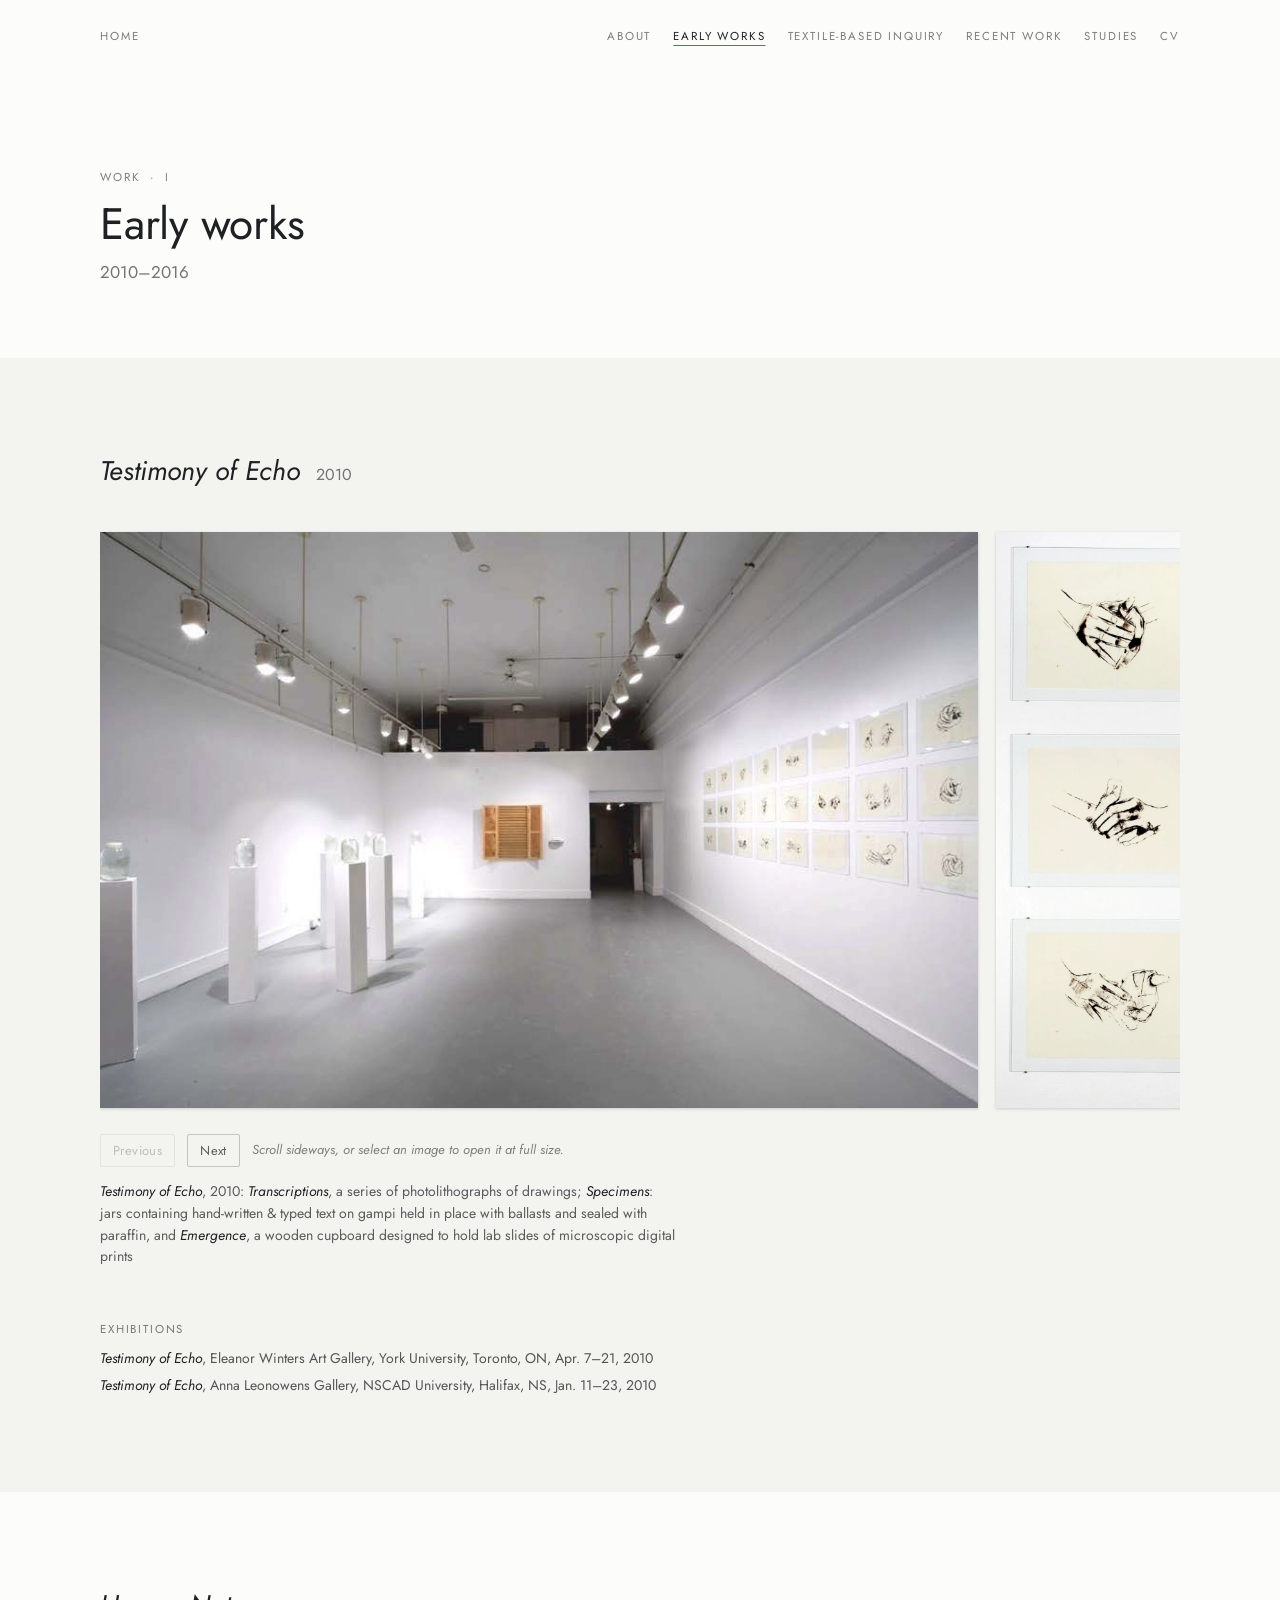
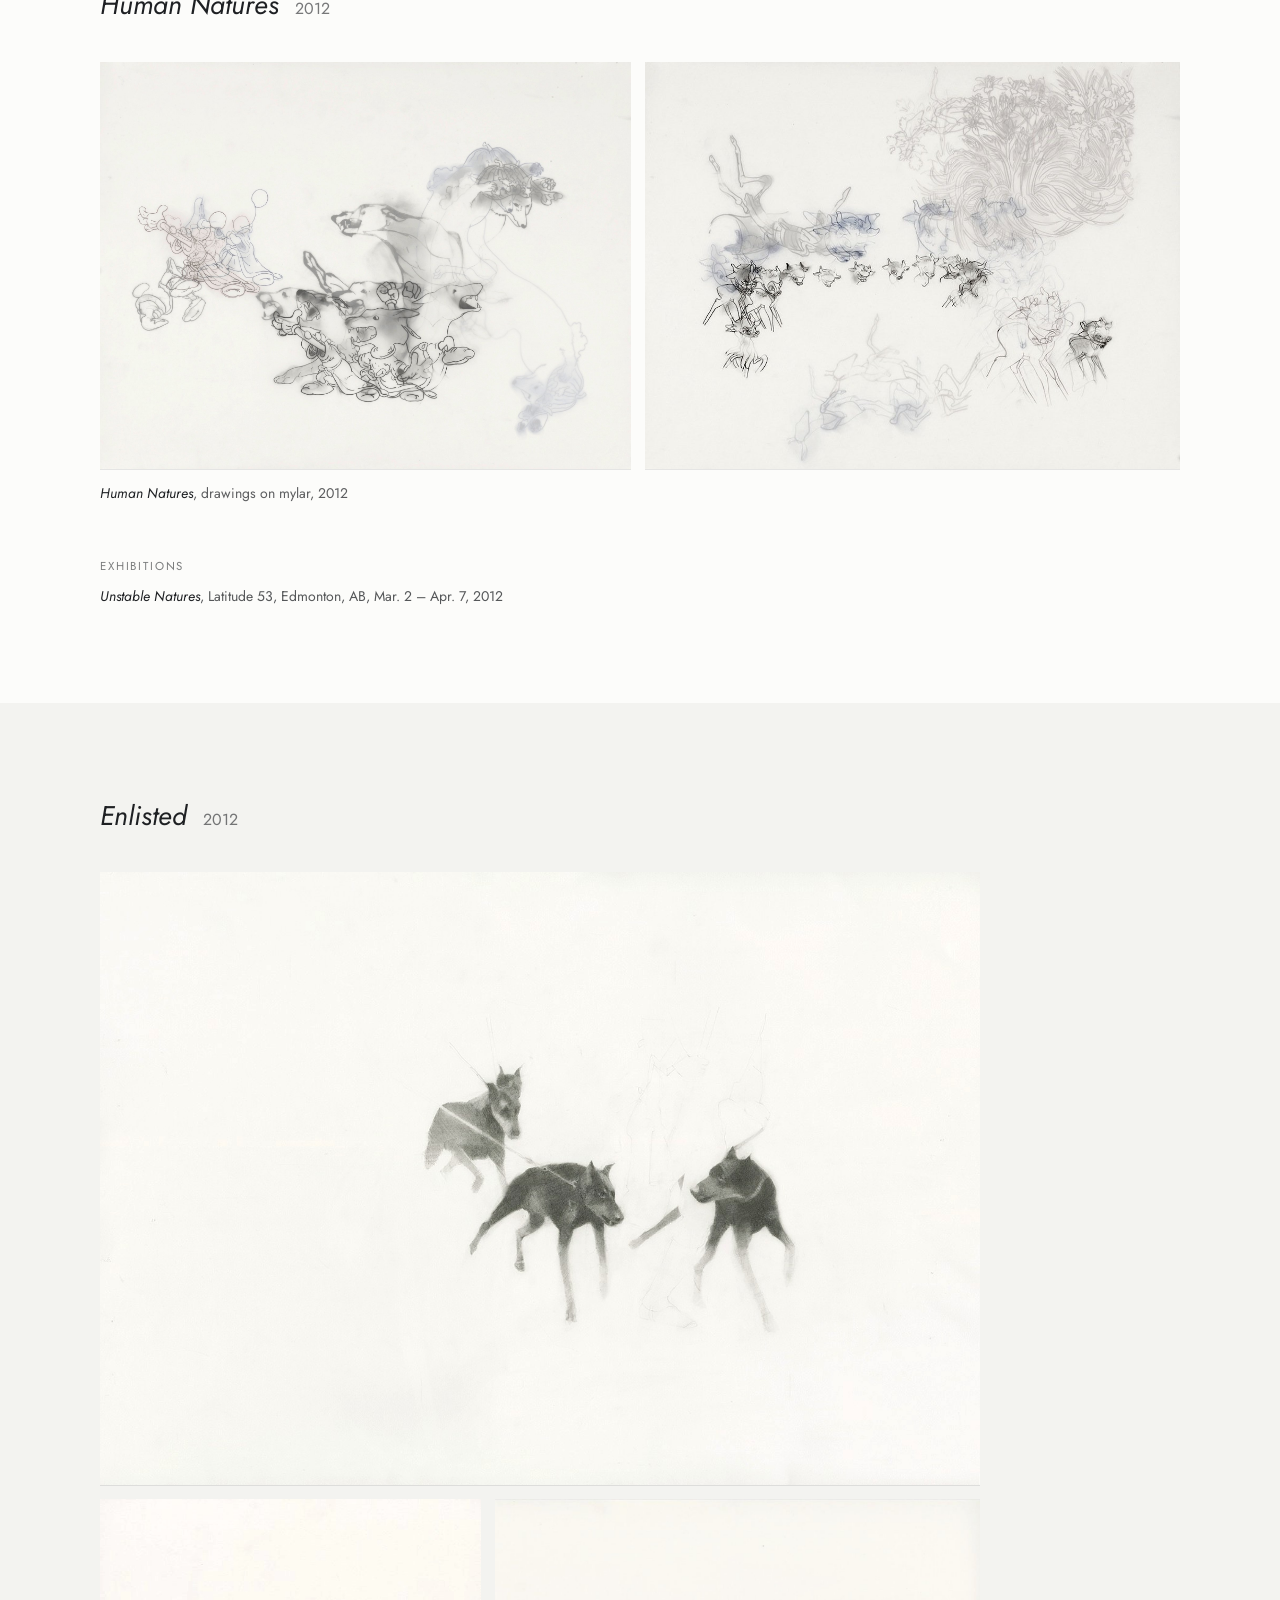
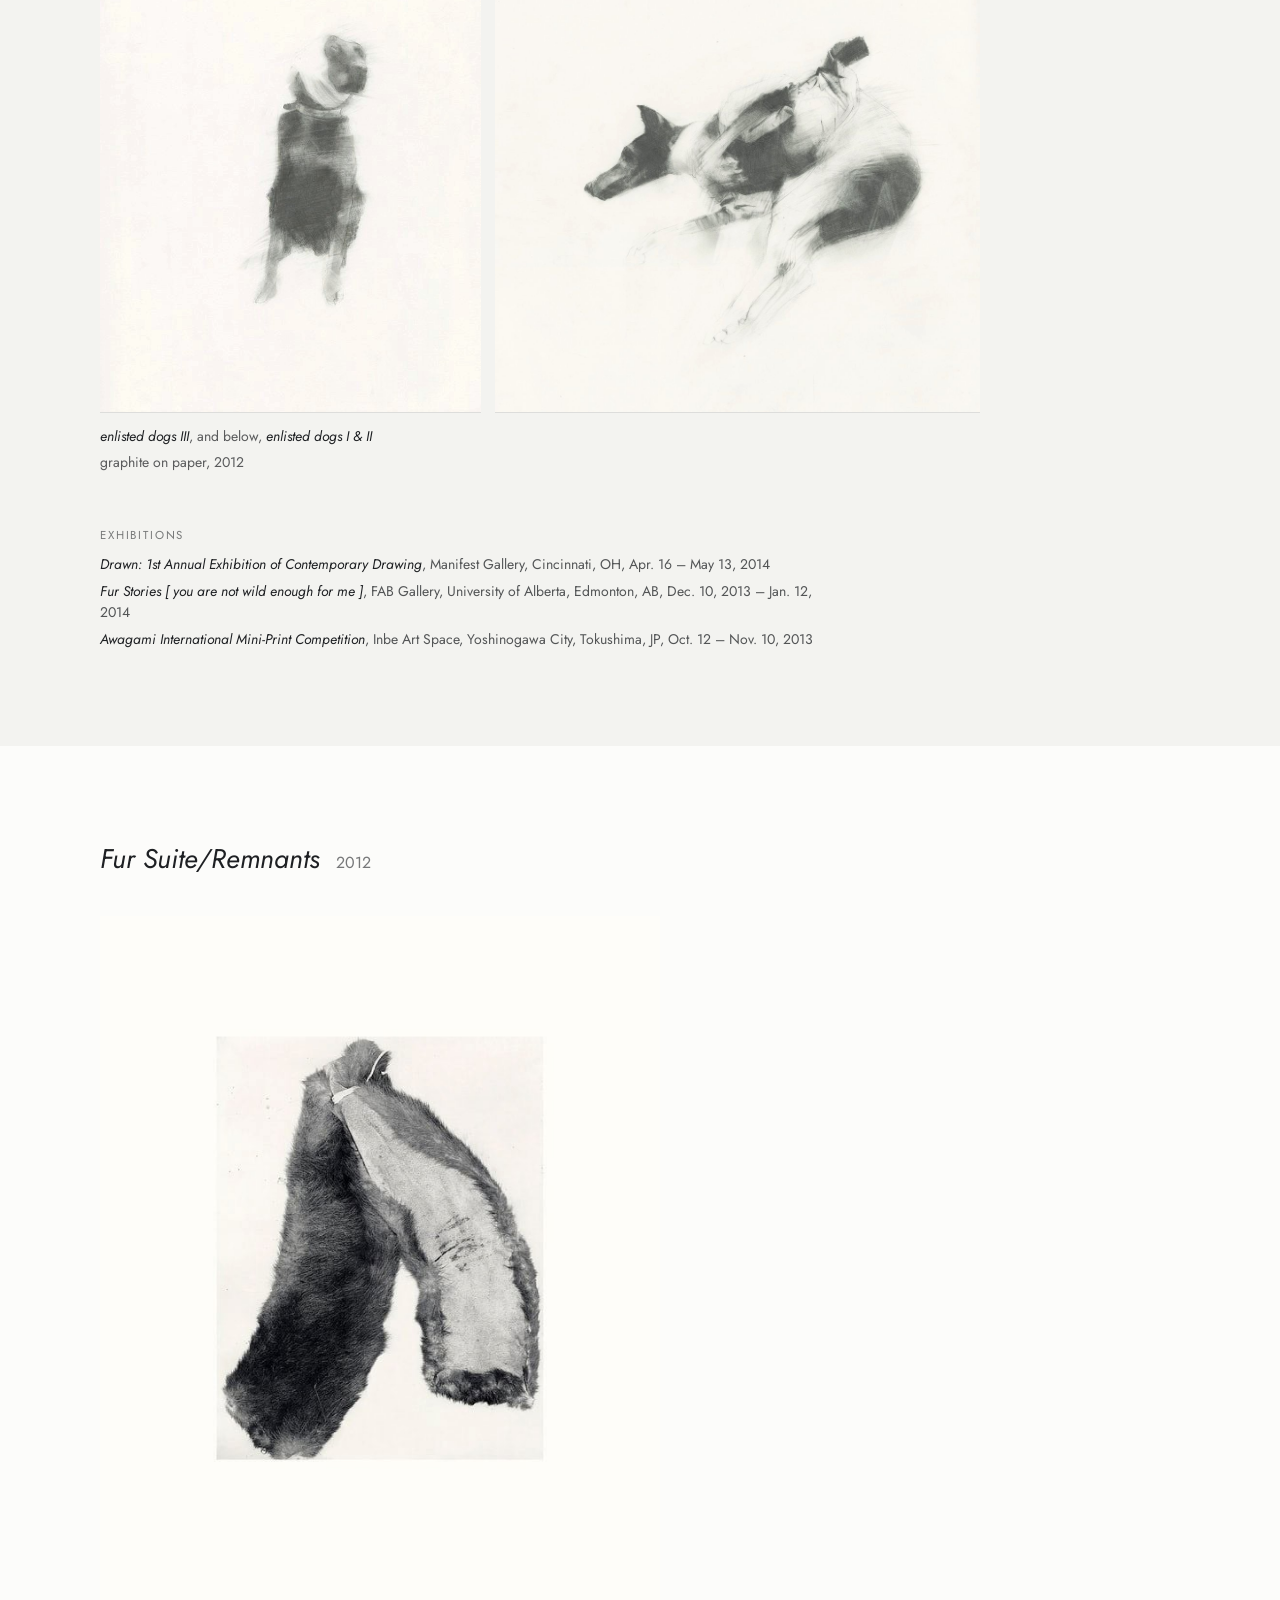
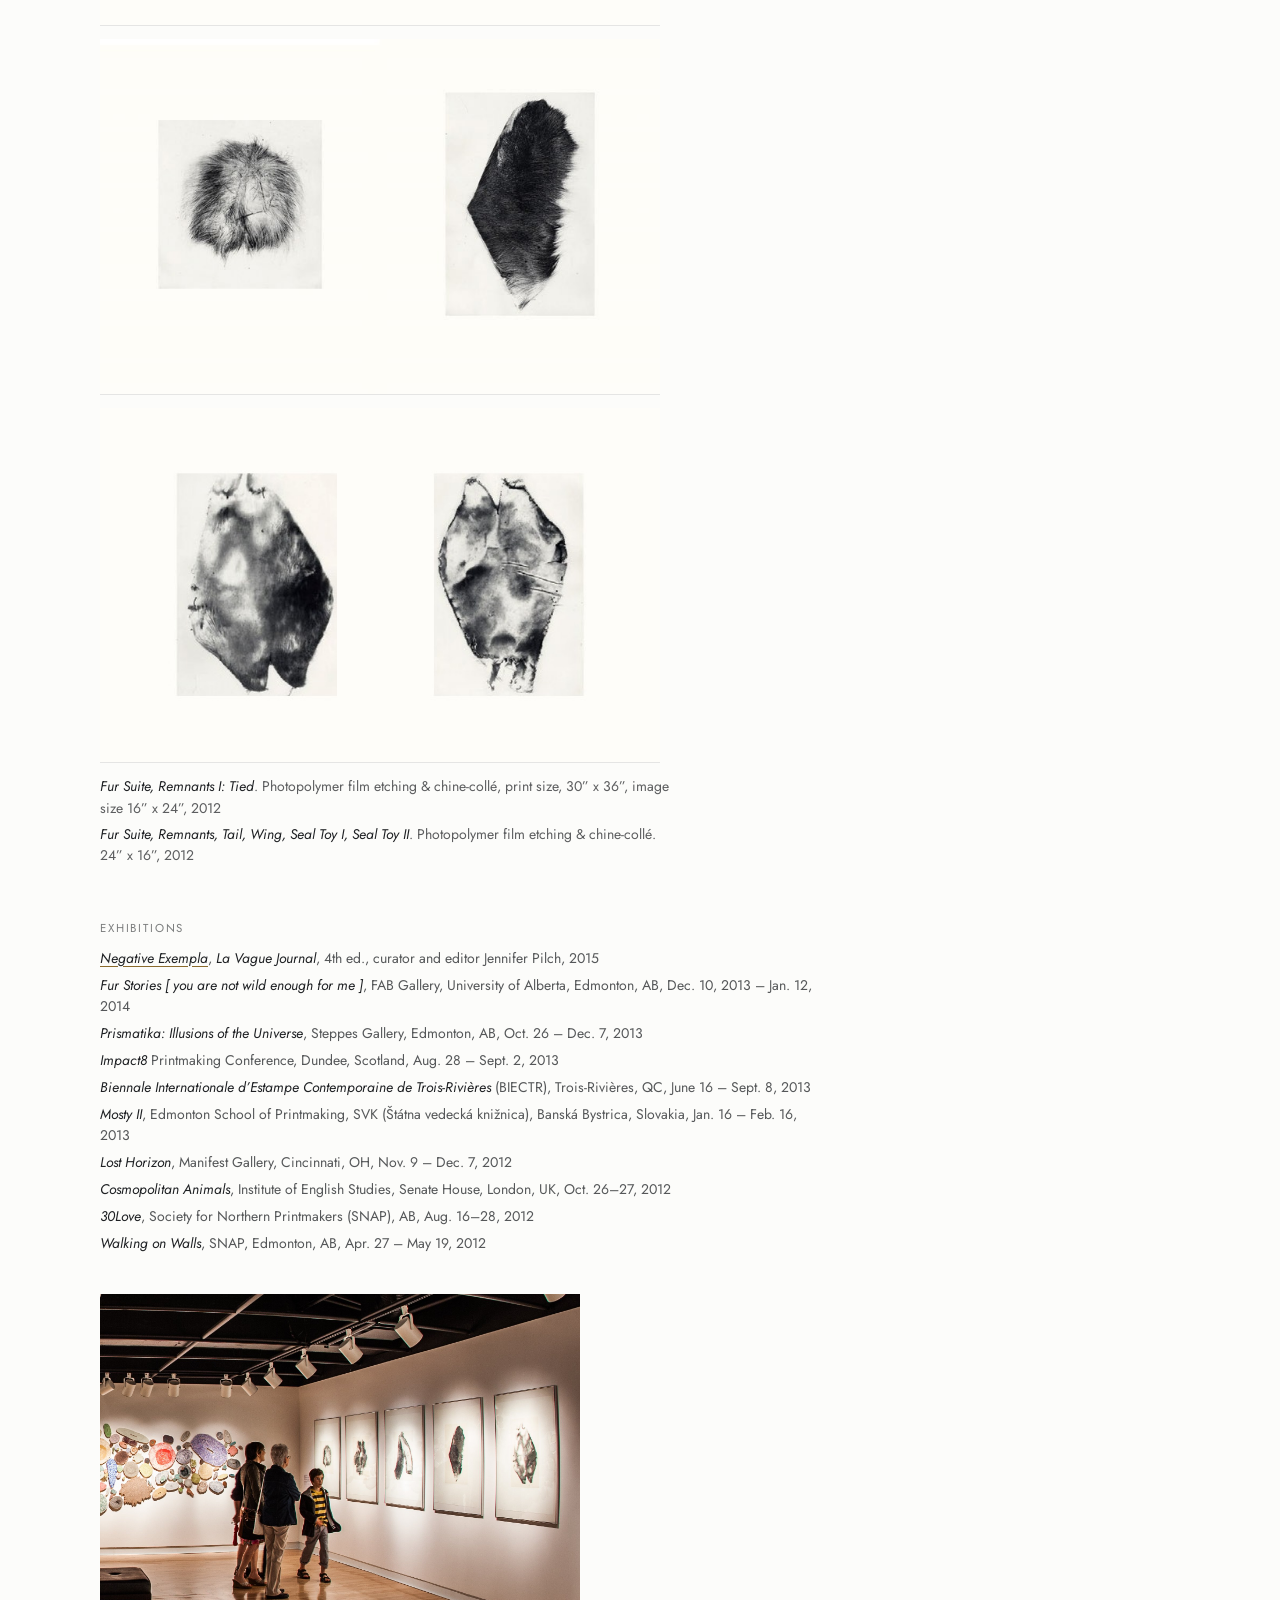
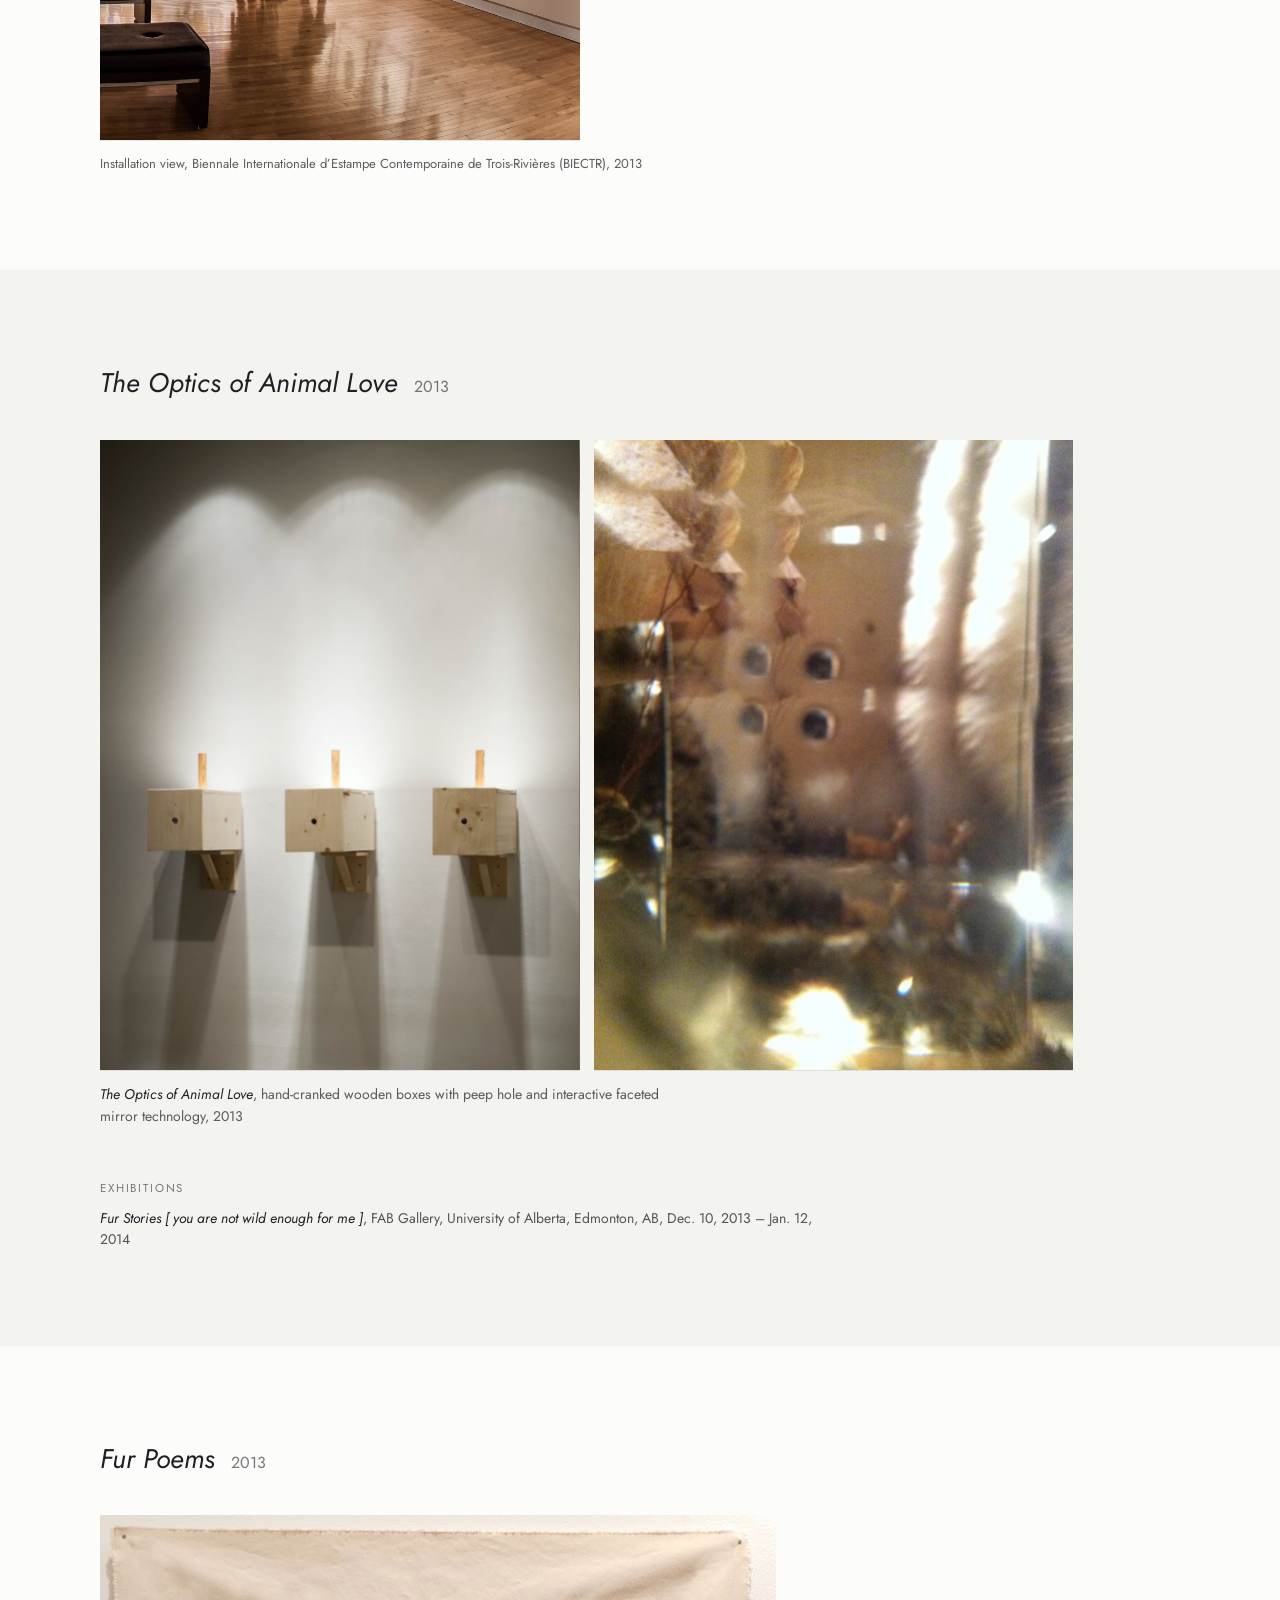
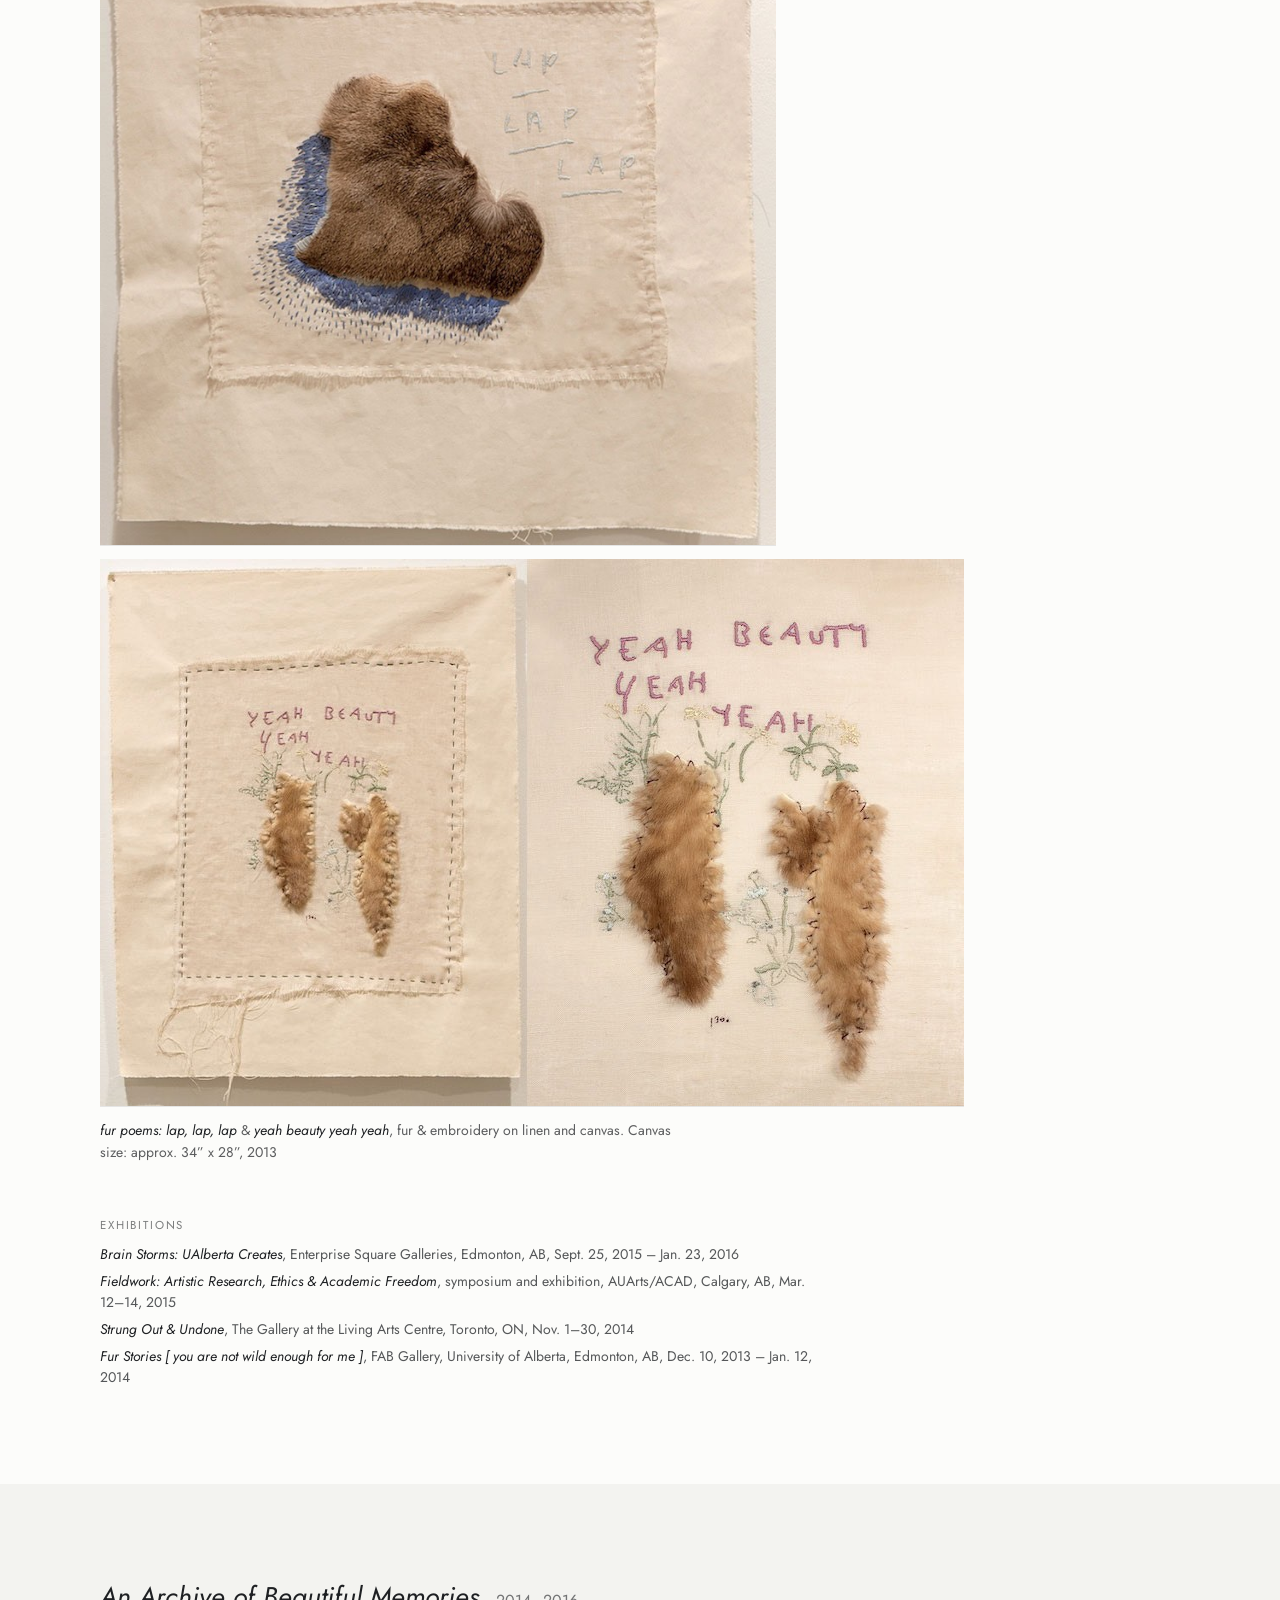
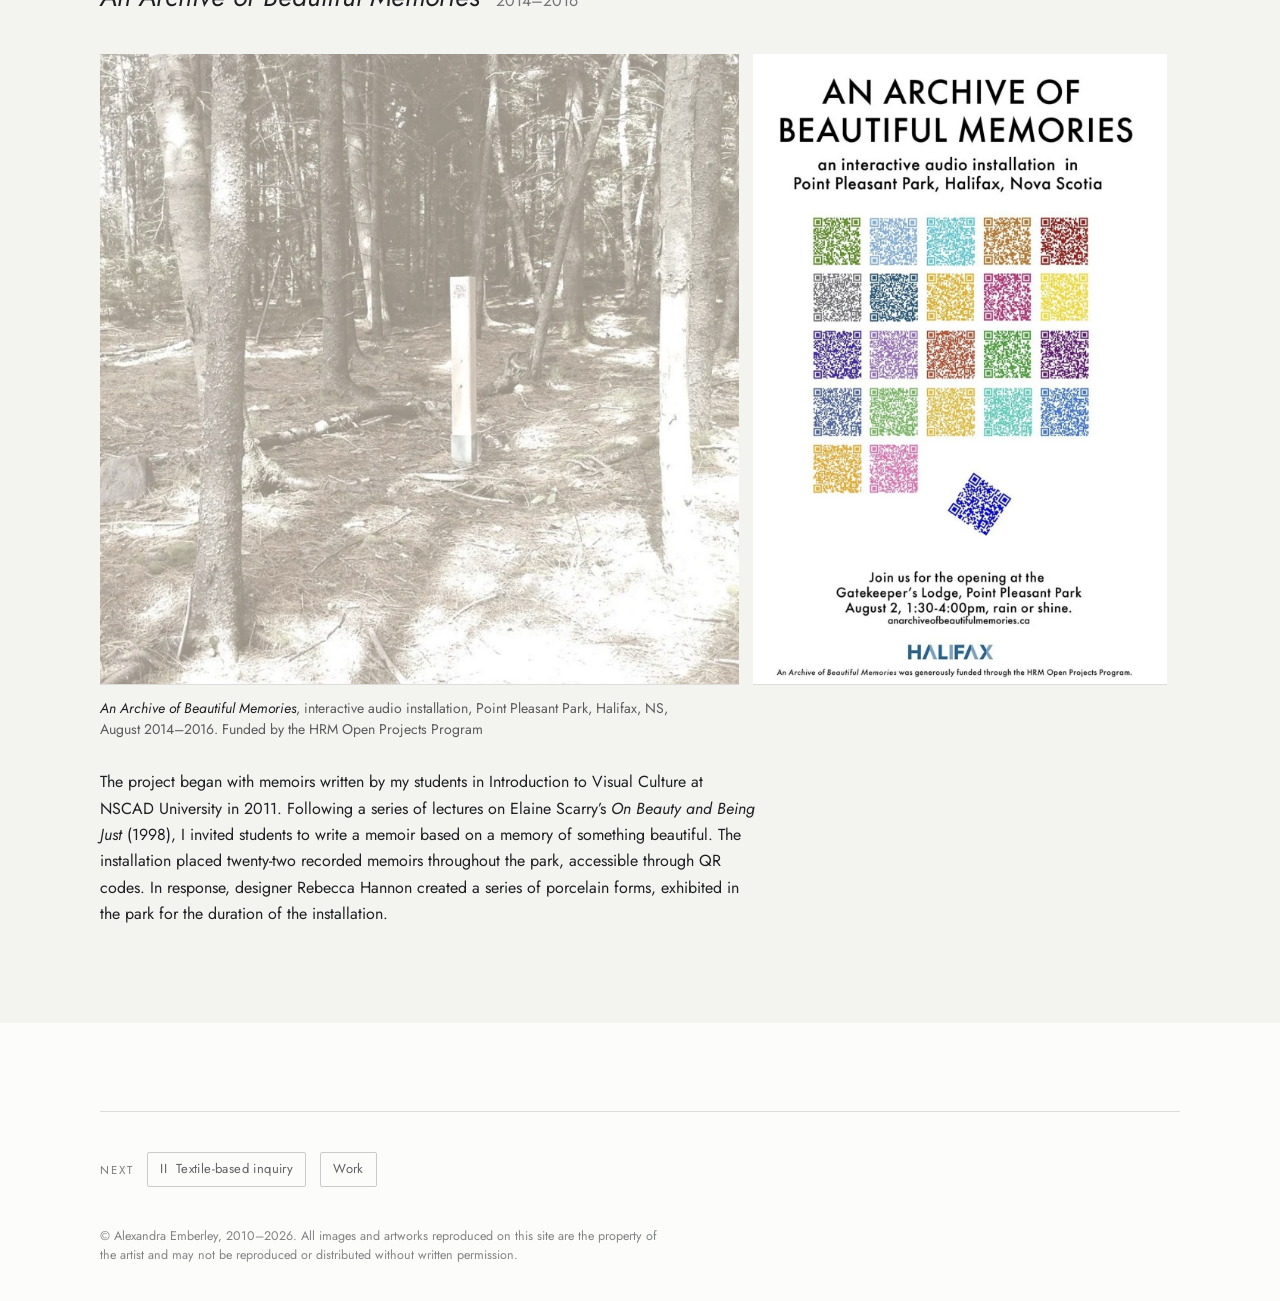
<file: early-works.html>
<!DOCTYPE html>
<html lang="en">
<head>
<meta charset="utf-8">
<meta name="viewport" content="width=device-width, initial-scale=1, viewport-fit=cover">
<title>Early works · Alexandra Emberley</title>
<meta name="description" content="Alexandra Emberley, interdisciplinary artist, educator, and researcher: embroidery, animation, code, and AI.">
<link rel="canonical" href="https://alexandraemberley.ca/early-works.html">
<meta property="og:title" content="Early works · Alexandra Emberley">
<meta property="og:description" content="Alexandra Emberley, interdisciplinary artist, educator, and researcher: embroidery, animation, code, and AI.">
<meta property="og:url" content="https://alexandraemberley.ca/early-works.html">
<meta property="og:image" content="https://alexandraemberley.ca/images/share.jpg">
<meta property="og:image:width" content="1200">
<meta property="og:image:height" content="630">
<meta property="og:type" content="website">
<meta name="twitter:card" content="summary_large_image">
<link rel="preconnect" href="https://fonts.googleapis.com">
<link rel="preconnect" href="https://fonts.gstatic.com" crossorigin>
<link rel="stylesheet" href="https://fonts.googleapis.com/css2?family=Jost:ital,wght@0,400;0,500;1,400&display=swap">
<link rel="stylesheet" href="css/portfolio.css?v=ba50dc97">
</head>
<body>
<header class="band masthead" style="--ground:#fcfcfa">
  <div class="inner">
    <a class="home" href="index.html">Home</a>
    <nav aria-label="Site">
      <ul class="sections">
        <li><a href="about.html">About</a></li>
        <li><a href="early-works.html" aria-current="page">Early works</a></li>
        <li><a href="textile-based-inquiry.html">Textile-based inquiry</a></li>
        <li><a href="recent-work.html">Recent work</a></li>
        <li><a href="studies.html">Studies</a></li>
        <li><a href="cv.html">CV</a></li>
      </ul>
    </nav>
  </div>
</header>

<main>
  <section class="band opener" style="--ground:#fcfcfa" aria-labelledby="section-title">
    <div class="inner">
      <span class="label">Work &nbsp;·&nbsp; I</span>
      <h1 id="section-title">Early works</h1>
      <p class="dates">2010–2016</p>
    </div>
  </section>

  <article class="band work" style="--ground:#f3f3f0" aria-labelledby="w-testimony">
    <div class="inner">
      <header class="work-head">
        <h2 id="w-testimony">Testimony of Echo</h2>
        <p class="year">2010</p>
      </header>

      <figure class="plate">
        <div class="plate-media">
        <div class="book">
          <div class="pages" tabindex="0" role="region" aria-label="Testimony of Echo, six views. Scroll sideways.">
          <a class="page" href="images/early/testimony-of-echo-installation.jpg" target="_blank" rel="noopener"><img src="images/early/testimony-of-echo-installation.jpg" width="927" height="608" style="--ar:1.5247;--h:608px" loading="lazy" alt="Gallery view of Testimony of Echo: glass jars on white plinths at left, a wooden cupboard on the far wall, and three rows of framed drawings of hands along the right wall."></a>
          <a class="page" href="images/early/testimony-of-echo-transcriptions.jpg" target="_blank" rel="noopener"><img src="images/early/testimony-of-echo-transcriptions.jpg" width="1404" height="1668" style="--ar:0.8417;--h:1668px" loading="lazy" alt="Six framed photolithographs in two columns, each a loose drawing of hands in sepia on cream paper; the last sheet is blank, torn from the top."></a>
          <a class="page" href="images/early/testimony-of-echo-specimen.jpg" target="_blank" rel="noopener"><img src="images/early/testimony-of-echo-specimen.jpg" width="460" height="705" style="--ar:0.6525;--h:705px" loading="lazy" alt="A glass jar on a plinth holding strips of gampi paper with handwritten text, with framed drawings of hands on the wall behind."></a>
          <a class="page" href="images/early/testimony-of-echo-gampi.jpg" target="_blank" rel="noopener"><img src="images/early/testimony-of-echo-gampi.jpg" width="466" height="705" style="--ar:0.6610;--h:705px" loading="lazy" alt="Close view of translucent gampi strips carrying typed and handwritten lines."></a>
          <a class="page" href="images/early/testimony-of-echo-emergence-cupboard.jpg" target="_blank" rel="noopener"><img src="images/early/testimony-of-echo-emergence-cupboard.jpg" width="968" height="643" style="--ar:1.5054;--h:643px" loading="lazy" alt="A pale wooden cupboard with its doors open, the interior fitted with rows of narrow slots, and a small shelf mounted beside it."></a>
          <a class="page" href="images/early/testimony-of-echo-emergence-shelves.jpg" target="_blank" rel="noopener"><img src="images/early/testimony-of-echo-emergence-shelves.jpg" width="968" height="643" style="--ar:1.5054;--h:643px" loading="lazy" alt="Detail of the cupboard&#x27;s wooden shelves holding small slides of microscopic prints."></a>
          </div>
          <div class="book-controls">
            <button type="button" class="btn" data-turn="-1">Previous</button>
            <button type="button" class="btn" data-turn="1">Next</button>
            <span class="hint">Scroll sideways, or select an image to open it at full size.</span>
          </div>
        </div>
        </div>
        <figcaption><i>Testimony of Echo</i>, 2010: <i>Transcriptions</i>, a series of photolithographs of drawings; <i>Specimens</i>: jars containing hand-written &amp; typed text on gampi held in place with ballasts and sealed with paraffin, and <i>Emergence</i>, a wooden cupboard designed to hold lab slides of microscopic digital prints</figcaption>
      </figure>
      <div class="shows">
        <div>
          <span class="label">Exhibitions</span>
          <ul>
          <li><i>Testimony of Echo</i>, Eleanor Winters Art Gallery, York University, Toronto, ON, Apr. 7–21, 2010</li>
          <li><i>Testimony of Echo</i>, Anna Leonowens Gallery, NSCAD University, Halifax, NS, Jan. 11–23, 2010</li>
          </ul>
        </div>
      </div>
    </div>
  </article>

  <article class="band work" style="--ground:#fcfcfa" aria-labelledby="w-humannatures">
    <div class="inner">
      <header class="work-head">
        <h2 id="w-humannatures">Human Natures</h2>
        <p class="year">2012</p>
      </header>

      <figure class="plate">
        <div class="plate-media">
        <div class="row" style="--mw:2055px;--sum:2.617;--gaps:14px">
          <img src="images/early/human-natures-mylar-a.jpg" width="2000" height="1534" style="--ar:1.304"
             alt="Layered drawing on mylar: cartoon figures traced in fine line, tangled with snarling dogs and a wolf, in grey, pink and blue.">
          <img src="images/early/human-natures-mylar-b.jpg" width="1024" height="780" style="--ar:1.313"
             alt="Layered drawing on mylar: a line of small fawns traced across the sheet beneath a cluster of drawn flowers, in grey and blue.">
        </div>
        </div>
        <figcaption><i>Human Natures</i>, drawings on mylar, 2012</figcaption>
      </figure>
      <div class="shows">
        <div>
          <span class="label">Exhibitions</span>
          <ul>
          <li><i>Unstable Natures</i>, Latitude 53, Edmonton, AB, Mar. 2 – Apr. 7, 2012</li>
          </ul>
        </div>
      </div>
    </div>
  </article>

  <article class="band work" style="--ground:#f3f3f0" aria-labelledby="w-enlisted">
    <div class="inner">
      <header class="work-head">
        <h2 id="w-enlisted">Enlisted</h2>
        <p class="year">2012</p>
      </header>

      <figure class="plate">
        <div class="plate-media">
        <div class="stack" style="max-width:880px">
        <img src="images/early/enlisted-dogs-iiii.jpg" width="1440" height="1002"
             alt="Graphite drawing of three dark dogs in motion, lightly sketched against an empty ground.">
        <div class="row" style="--mw:1363px;--sum:1.687;--gaps:14px">
          <img src="images/early/enlisted-dogs-i.jpg" width="594" height="800" style="--ar:0.743"
             alt="Graphite drawing of a dog standing upright, its form dissolving into the pale paper.">
          <img src="images/early/enlisted-dogs-iii.jpg" width="1000" height="1059" style="--ar:0.944"
             alt="Graphite drawing of a spotted dog lying on its side, head raised.">
        </div>
        </div>
        </div>
        <figcaption><span class="line"><i>enlisted dogs III</i>, and below, <i>enlisted dogs I &amp; II</i></span><span class="line">graphite on paper, 2012</span></figcaption>
      </figure>
      <div class="shows">
        <div>
          <span class="label">Exhibitions</span>
          <ul>
          <li><i>Drawn: 1st Annual Exhibition of Contemporary Drawing</i>, Manifest Gallery, Cincinnati, OH, Apr. 16 – May 13, 2014</li>
          <li><i>Fur Stories [ you are not wild enough for me ]</i>, FAB Gallery, University of Alberta, Edmonton, AB, Dec. 10, 2013 – Jan. 12, 2014</li>
          <li><i>Awagami International Mini-Print Competition</i>, Inbe Art Space, Yoshinogawa City, Tokushima, JP, Oct. 12 – Nov. 10, 2013</li>
          </ul>
        </div>
      </div>
    </div>
  </article>

  <article class="band work" style="--ground:#fcfcfa" aria-labelledby="w-fursuite">
    <div class="inner">
      <header class="work-head">
        <h2 id="w-fursuite">Fur Suite/Remnants</h2>
        <p class="year">2012</p>
      </header>

      <figure class="plate">
        <div class="plate-media">
        <div class="stack" style="max-width:560px">
        <img src="images/early/fur-suite-remnants-i-tied.jpg" width="632" height="800"
             alt="Photopolymer etching in greys of a fur remnant, folded and tied.">
        <img src="images/early/fur-suite-remnants-a.jpg" width="718" height="455"
             alt="Two photopolymer etchings side by side: a round tuft of fur and a dark, diamond-shaped pelt fragment.">
        <img src="images/early/fur-suite-remnants-bc.jpg" width="718" height="455"
             alt="Two photopolymer etchings side by side: flattened fur toys, one pale at its centre and dark at its edges, the other with dark, mottled fur.">
        </div>
        </div>
        <figcaption><span class="line"><i>Fur Suite, Remnants I: Tied</i>. Photopolymer film etching &amp; chine-collé, print size, 30” x 36”, image size 16” x 24”, 2012</span><span class="line"><i>Fur Suite, Remnants, Tail, Wing, Seal Toy I, Seal Toy II</i>. Photopolymer film etching &amp; chine-collé. 24” x 16”, 2012</span></figcaption>
      </figure>
      <div class="shows">
        <div>
          <span class="label">Exhibitions</span>
          <ul>
          <li><a href="http://lavaguejournal.com/lavague04/index.php" target="_blank" rel="noopener"><i>Negative Exempla</i></a>, <i>La Vague Journal</i>, 4th ed., curator and editor Jennifer Pilch, 2015</li>
          <li><i>Fur Stories [ you are not wild enough for me ]</i>, FAB Gallery, University of Alberta, Edmonton, AB, Dec. 10, 2013 – Jan. 12, 2014</li>
          <li><i>Prismatika: Illusions of the Universe</i>, Steppes Gallery, Edmonton, AB, Oct. 26 – Dec. 7, 2013</li>
          <li><i>Impact8</i> Printmaking Conference, Dundee, Scotland, Aug. 28 – Sept. 2, 2013</li>
          <li><i>Biennale Internationale d’Estampe Contemporaine de Trois-Rivières</i> (BIECTR), Trois-Rivières, QC, June 16 – Sept. 8, 2013</li>
          <li><i>Mosty II</i>, Edmonton School of Printmaking, SVK (Štátna vedecká knižnica), Banská Bystrica, Slovakia, Jan. 16 – Feb. 16, 2013</li>
          <li><i>Lost Horizon</i>, Manifest Gallery, Cincinnati, OH, Nov. 9 – Dec. 7, 2012</li>
          <li><i>Cosmopolitan Animals</i>, Institute of English Studies, Senate House, London, UK, Oct. 26–27, 2012</li>
          <li><i>30Love</i>, Society for Northern Printmakers (SNAP), AB, Aug. 16–28, 2012</li>
          <li><i>Walking on Walls</i>, SNAP, Edmonton, AB, Apr. 27 – May 19, 2012</li>
          </ul>
        </div>
      </div>
      <figure class="plate doc">
        <div class="plate-media">
        <a class="capped" href="images/early/fur-suite-biectr.jpg" target="_blank" rel="noopener" style="max-width:480px"><img src="images/early/fur-suite-biectr.jpg" width="1790" height="1665" alt="Installation view: five framed photopolymer etchings of fur remnants in a row on a lit gallery wall, with visitors looking at them."></a>
        </div>
        <figcaption>Installation view, Biennale Internationale d’Estampe Contemporaine de Trois-Rivières (BIECTR), 2013</figcaption>
      </figure>
    </div>
  </article>

  <article class="band work" style="--ground:#f3f3f0" aria-labelledby="w-optics">
    <div class="inner">
      <header class="work-head">
        <h2 id="w-optics">The Optics of Animal Love</h2>
        <p class="year">2013</p>
      </header>

      <figure class="plate">
        <div class="plate-media">
        <div class="row" style="--mw:1935px;--sum:1.523;--gaps:14px">
          <img src="images/early/optics-of-animal-love-boxes.jpg" width="962" height="1261" style="--ar:0.763"
             alt="Three pale wooden boxes mounted on a white wall, each with a peep hole and a short wooden crank, lit from above.">
          <img src="images/early/optics-of-animal-love-view.jpg" width="959" height="1261" style="--ar:0.761"
             alt="The view through a peep hole: faceted mirrors multiplying small figures and fur into a glowing, repeated interior.">
        </div>
        </div>
        <figcaption><i>The Optics of Animal Love</i>, hand-cranked wooden boxes with peep hole and interactive faceted mirror technology, 2013</figcaption>
      </figure>
      <div class="shows">
        <div>
          <span class="label">Exhibitions</span>
          <ul>
          <li><i>Fur Stories [ you are not wild enough for me ]</i>, FAB Gallery, University of Alberta, Edmonton, AB, Dec. 10, 2013 – Jan. 12, 2014</li>
          </ul>
        </div>
      </div>
    </div>
  </article>

  <article class="band work" style="--ground:#fcfcfa" aria-labelledby="w-furpoems">
    <div class="inner">
      <header class="work-head">
        <h2 id="w-furpoems">Fur Poems</h2>
        <p class="year">2013</p>
      </header>

      <figure class="plate">
        <div class="plate-media">
        <img src="images/early/fur-poems-lap-lap-lap.jpg" width="792" height="738"
             alt="A square of linen with a piece of brown fur edged in blue embroidery, and faint stitched words above it.">
        <img src="images/early/fur-poems-yeah-beauty.jpg" width="864" height="547"
             alt="Two canvases with strips of fur, pink stitched words reading yeah beauty yeah yeah, and plant forms in green thread.">
        </div>
        <figcaption><i>fur poems: lap, lap, lap</i> &amp; <i>yeah beauty yeah yeah</i>, fur &amp; embroidery on linen and canvas. Canvas size: approx. 34” x 28”, 2013</figcaption>
      </figure>
      <div class="shows">
        <div>
          <span class="label">Exhibitions</span>
          <ul>
          <li><i>Brain Storms: UAlberta Creates</i>, Enterprise Square Galleries, Edmonton, AB, Sept. 25, 2015 – Jan. 23, 2016</li>
          <li><i>Fieldwork: Artistic Research, Ethics &amp; Academic Freedom</i>, symposium and exhibition, AUArts/ACAD, Calgary, AB, Mar. 12–14, 2015</li>
          <li><i>Strung Out &amp; Undone</i>, The Gallery at the Living Arts Centre, Toronto, ON, Nov. 1–30, 2014</li>
          <li><i>Fur Stories [ you are not wild enough for me ]</i>, FAB Gallery, University of Alberta, Edmonton, AB, Dec. 10, 2013 – Jan. 12, 2014</li>
          </ul>
        </div>
      </div>
    </div>
  </article>

  <article class="band work" style="--ground:#f3f3f0" aria-labelledby="w-archive">
    <div class="inner">
      <header class="work-head">
        <h2 id="w-archive">An Archive of Beautiful Memories</h2>
        <p class="year">2014–2016</p>
      </header>

      <figure class="plate">
        <div class="plate-media">
        <div class="row" style="--mw:2794px;--sum:1.672;--gaps:14px">
          <img src="images/early/archive-of-beautiful-memories-park.jpg" width="1708" height="1684" style="--ar:1.014"
             alt="A wooden post carrying a QR code stands among spruce trunks on a sunlit forest path in Point Pleasant Park.">
          <img src="images/early/archive-of-beautiful-memories-poster.jpg" width="1094" height="1662" style="--ar:0.658"
             alt="The installation poster: twenty-two QR codes in different colours under the title An Archive of Beautiful Memories.">
        </div>
        </div>
        <figcaption><i>An Archive of Beautiful Memories</i>, interactive audio installation, Point Pleasant Park, Halifax, NS, August 2014–2016. Funded by the HRM Open Projects Program</figcaption>
      </figure>
      <p class="note">The project began with memoirs written by my students in Introduction to Visual Culture at NSCAD University in 2011. Following a series of lectures on Elaine Scarry’s <i>On Beauty and Being Just</i> (1998), I invited students to write a memoir based on a memory of something beautiful. The installation placed twenty-two recorded memoirs throughout the park, accessible through QR codes. In response, designer Rebecca Hannon created a series of porcelain forms, exhibited in the park for the duration of the installation.</p>
    </div>
  </article>
</main>

<footer class="band close" style="--ground:#fcfcfa">
  <div class="inner">
    <div class="next">
      <span class="label">Next</span>
      <a class="btn" href="textile-based-inquiry.html">II &nbsp;Textile-based inquiry</a>
      <a class="btn" href="work.html">Work</a>
    </div>
    <p class="rights">© Alexandra Emberley, 2010–2026. All images and artworks reproduced on this site are the property of the artist and may not be reproduced or distributed without written permission.</p>
  </div>
</footer>
<script>
document.querySelectorAll('.book').forEach(function (book) {
  var strip = book.querySelector('.pages');
  var items = Array.prototype.slice.call(strip.querySelectorAll('.page'));
  var prev = book.querySelector('[data-turn="-1"]'), next = book.querySelector('[data-turn="1"]');
  function lefts() {  // where each page starts, measured inside the strip
    var base = strip.getBoundingClientRect().left - strip.scrollLeft;
    return items.map(function (it) { return it.getBoundingClientRect().left - base; });
  }
  function ends() {
    var max = strip.scrollWidth - strip.clientWidth;
    prev.disabled = strip.scrollLeft <= 2;
    next.disabled = strip.scrollLeft >= max - 2;
  }
  function turn(dir) {
    var x = strip.scrollLeft, max = strip.scrollWidth - strip.clientWidth, pos = lefts(), to;
    if (dir > 0) { to = pos.find(function (l) { return l > x + 4; }); if (to === undefined || to > max) to = max; }
    else { to = 0; pos.forEach(function (l) { if (l < x - 4) to = l; }); }
    strip.style.scrollSnapType = 'none';
    strip.scrollTo({ left: to, behavior: 'smooth' });
    clearTimeout(strip._snap);
    strip._snap = setTimeout(function () { strip.style.scrollSnapType = ''; ends(); }, 700);
  }
  prev.addEventListener('click', function () { turn(-1); });
  next.addEventListener('click', function () { turn(1); });
  strip.addEventListener('scroll', ends, { passive: true });
  window.addEventListener('resize', ends);
  window.addEventListener('load', ends);
  ends();
});
</script>
<!-- Statcounter -->
<script>var sc_project=13358656; var sc_invisible=1; var sc_security="503b06b8";</script>
<script src="https://www.statcounter.com/counter/counter.js" async></script>
<noscript><div class="statcounter"><a title="Web Analytics Made Easy - Statcounter" href="https://statcounter.com/" target="_blank"><img class="statcounter" src="https://c.statcounter.com/13358656/0/503b06b8/1/" alt="Web Analytics Made Easy - Statcounter" referrerPolicy="no-referrer-when-downgrade"></a></div></noscript>
</body>
</html>
</file>
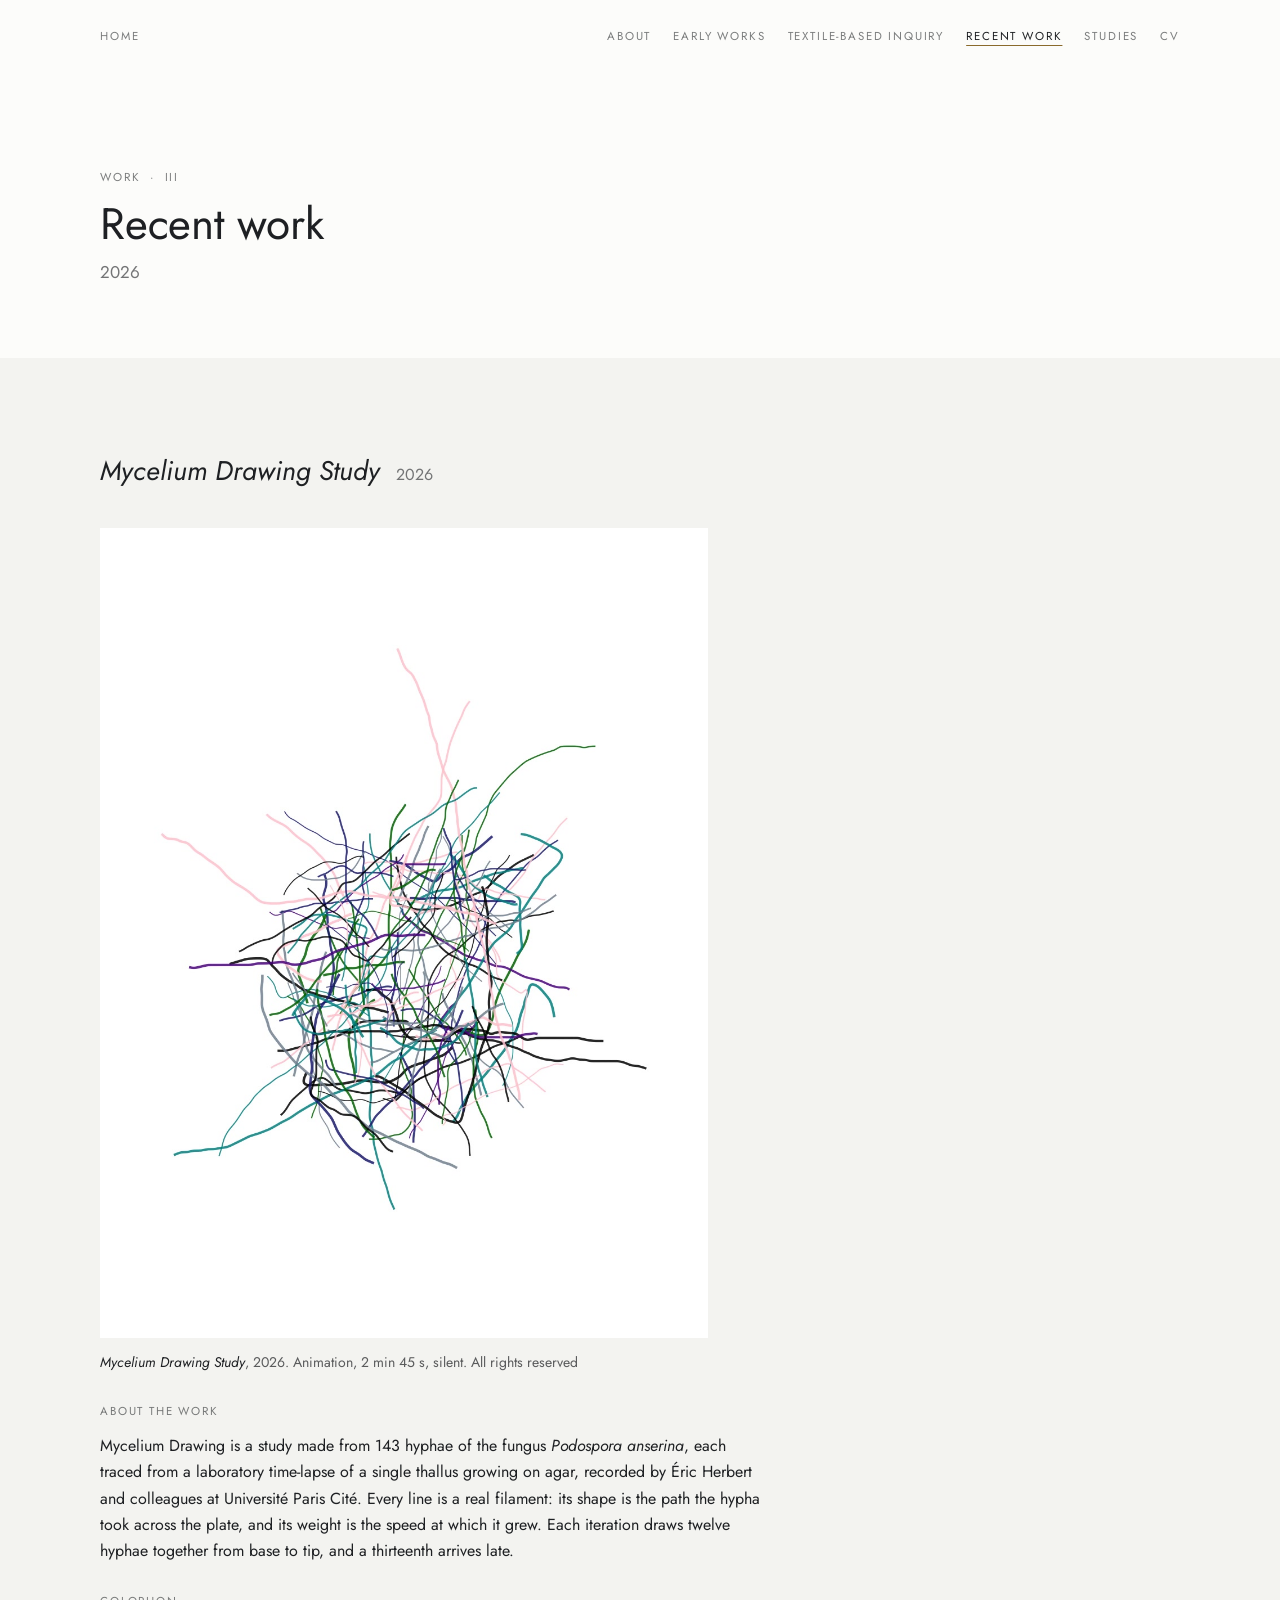
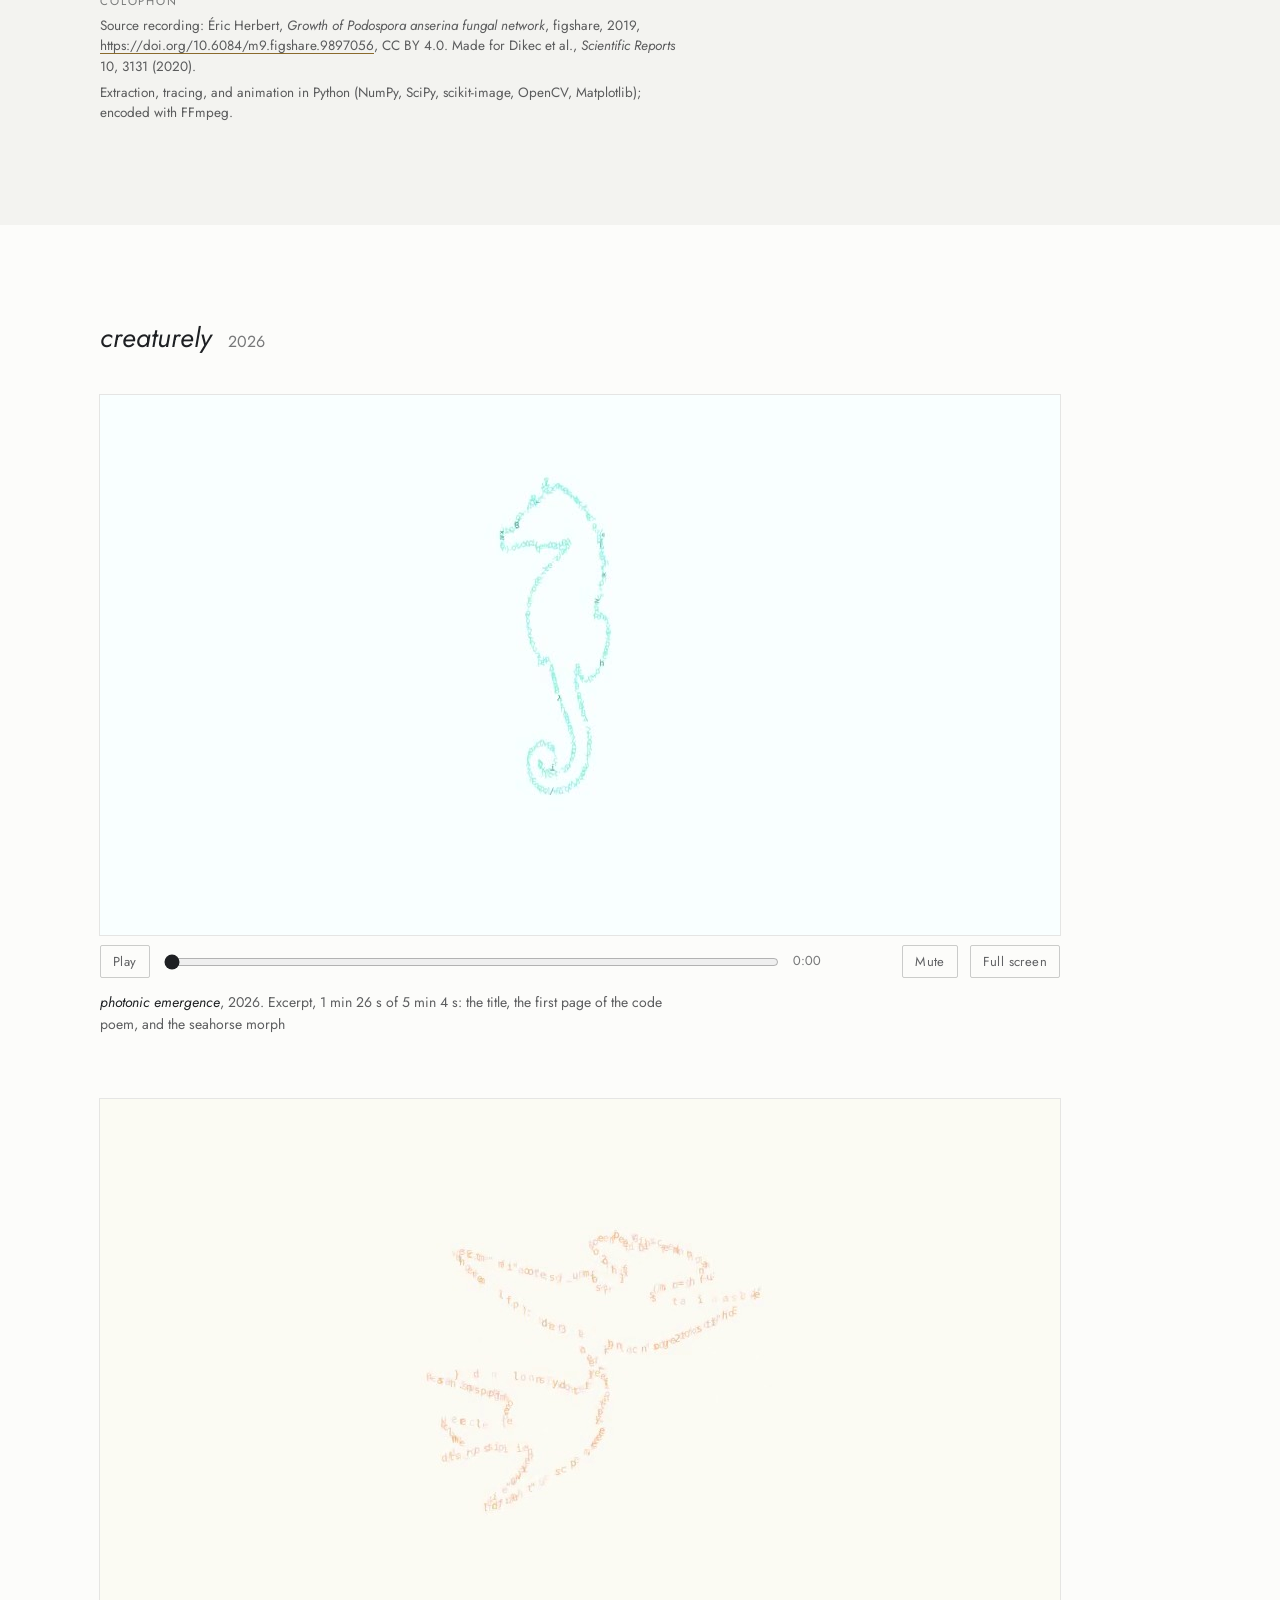
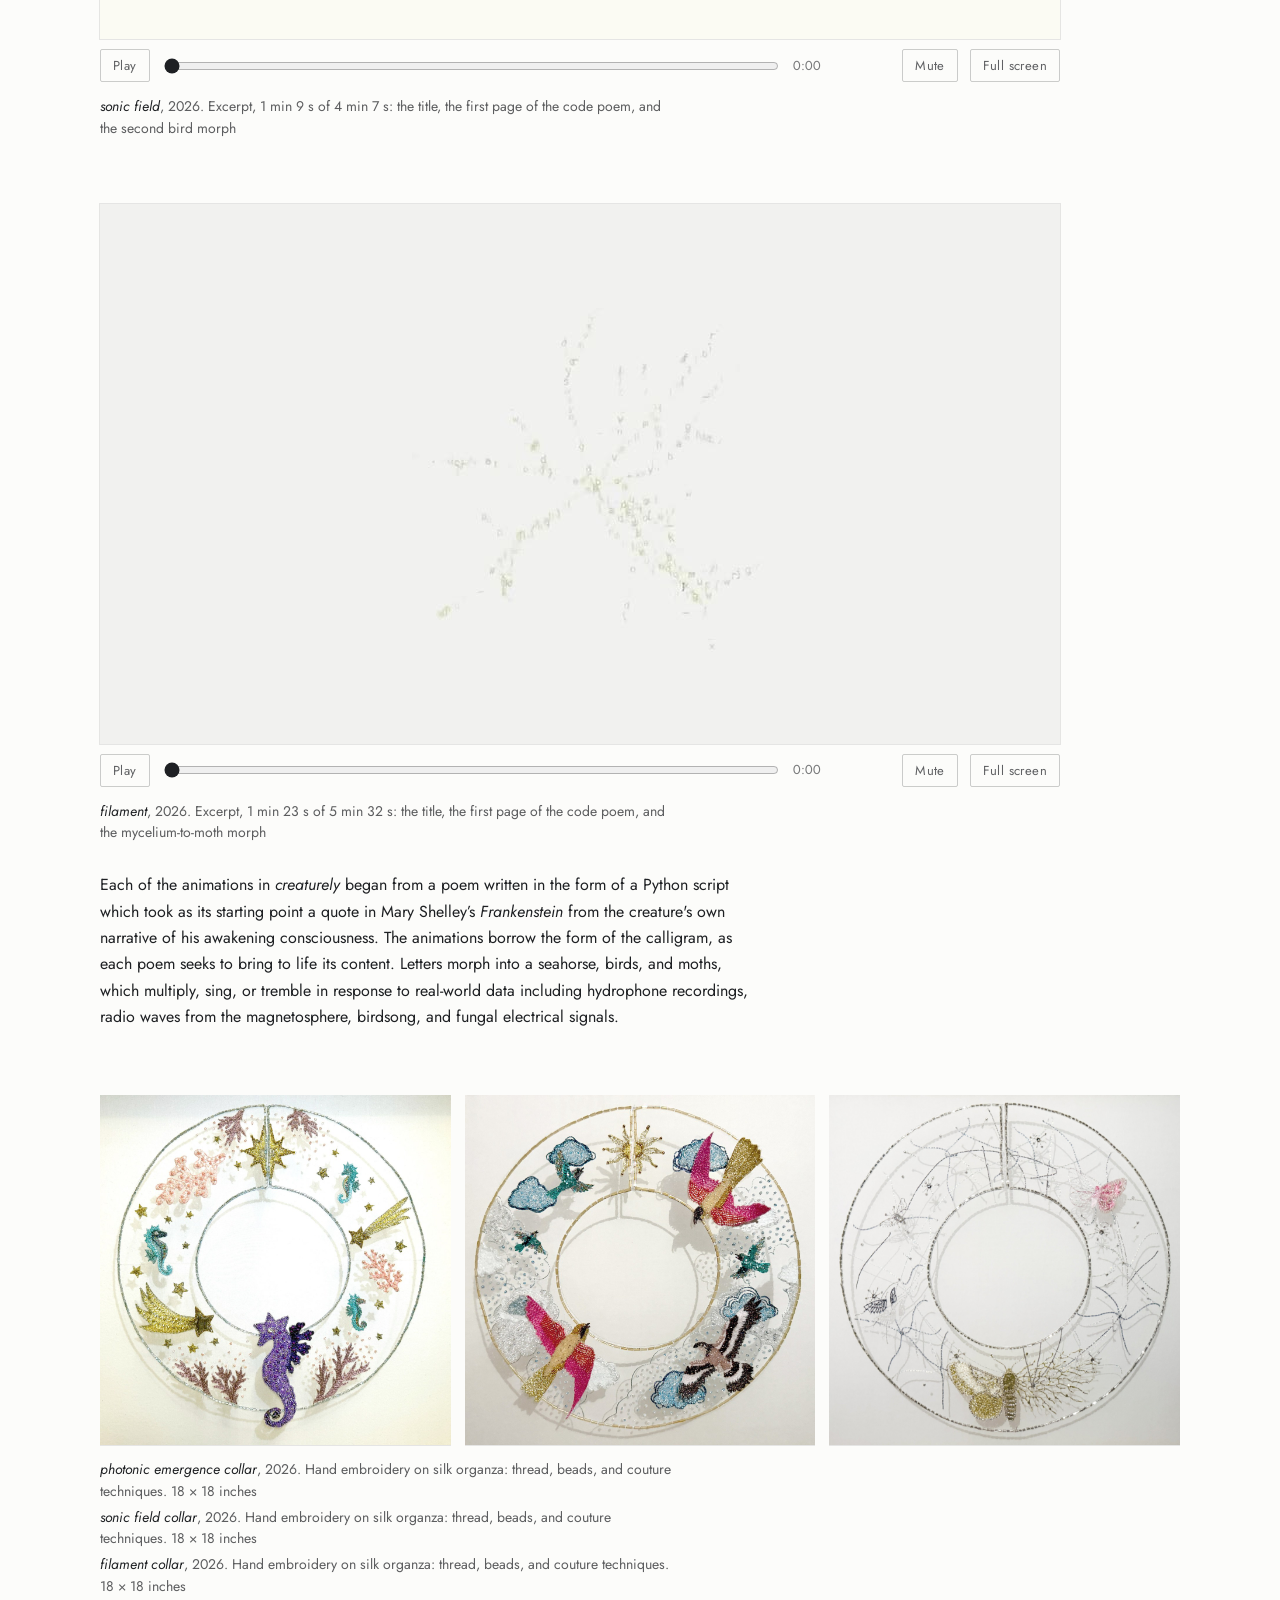
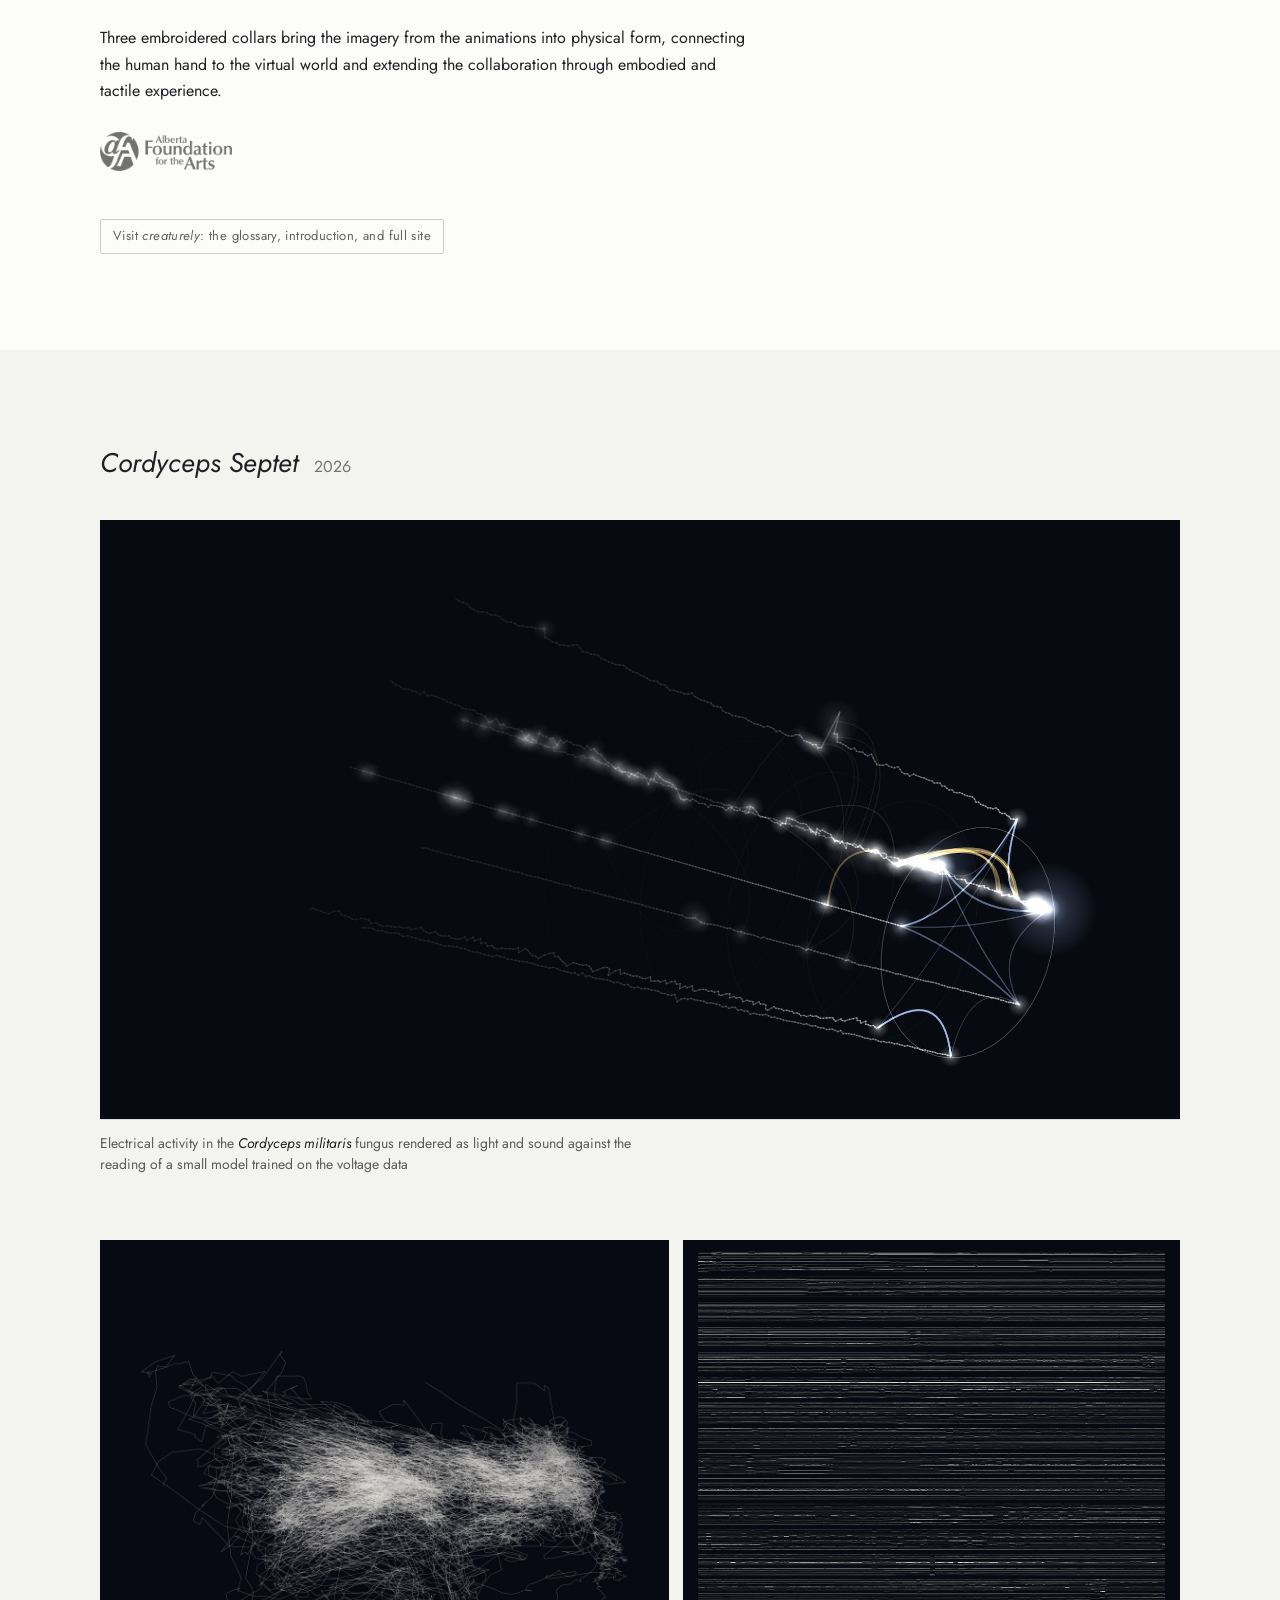
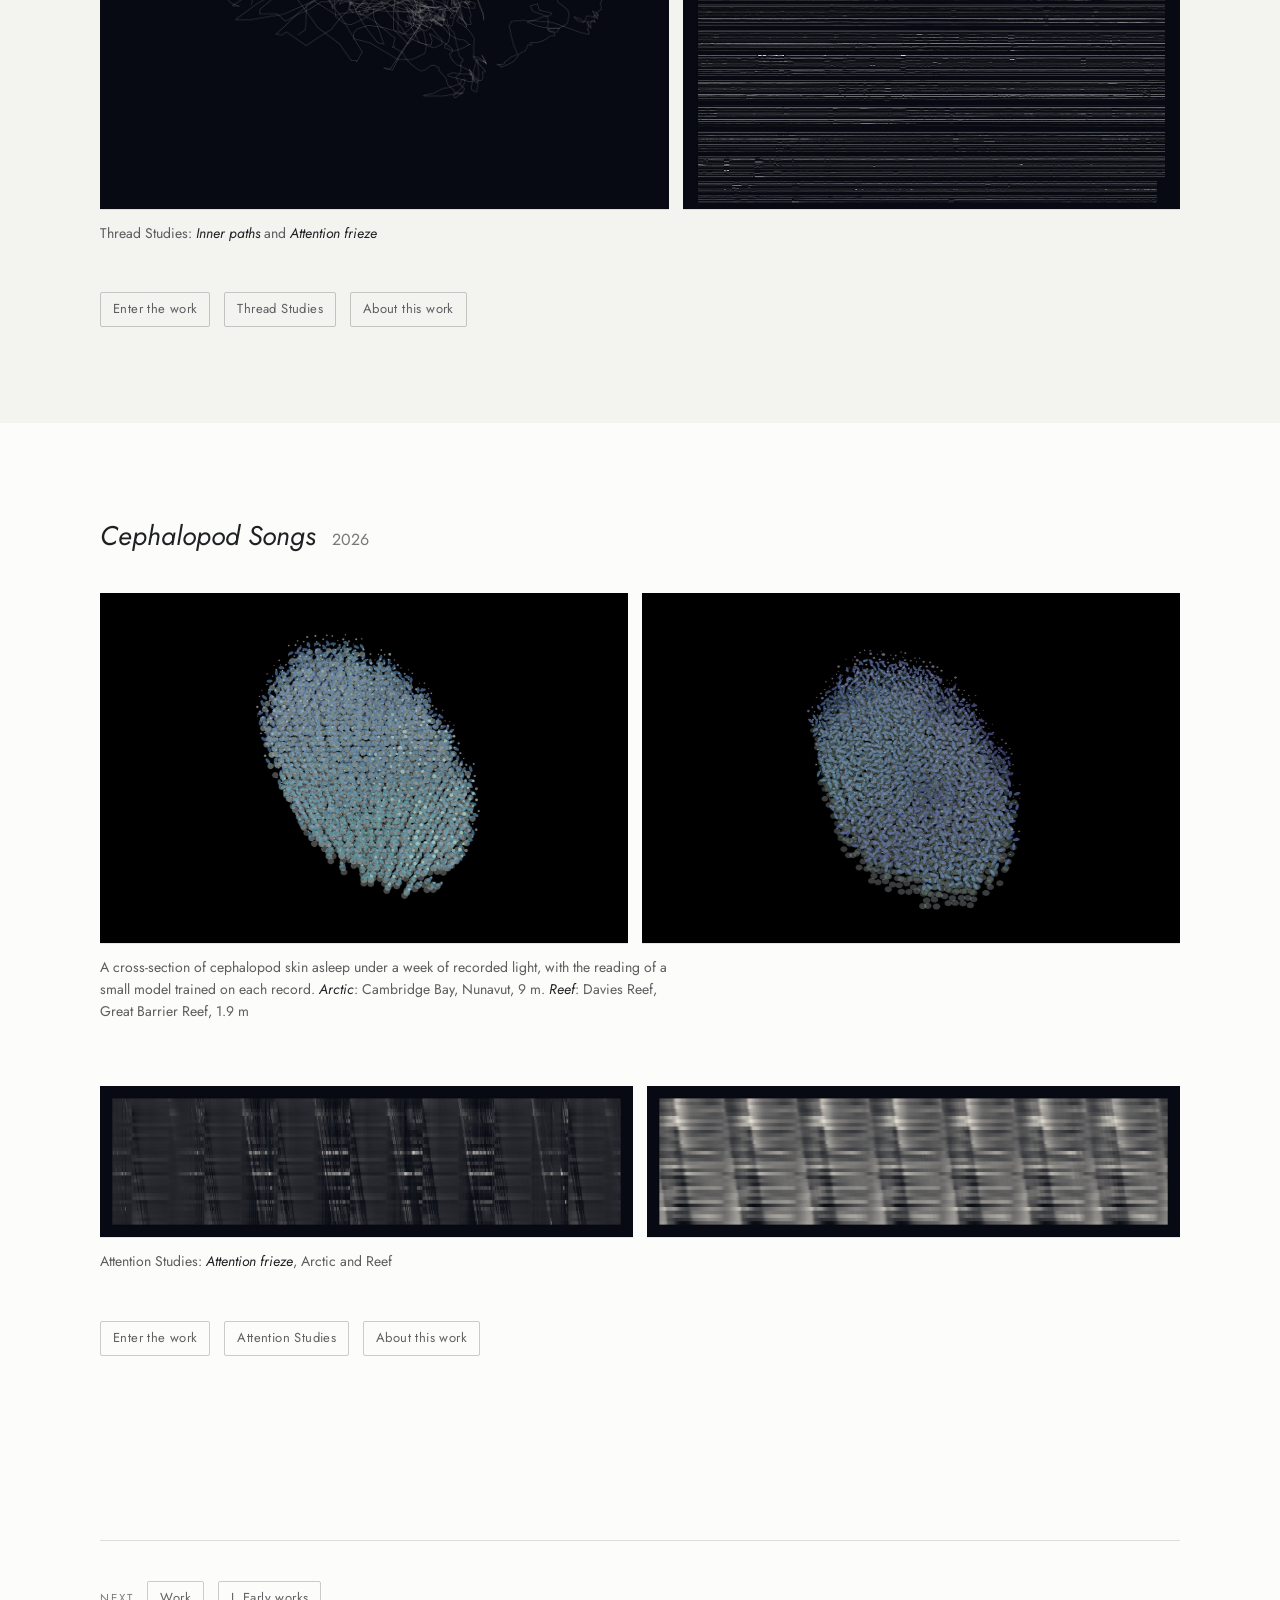
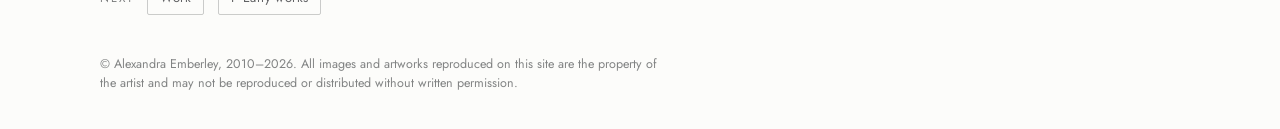
<file: recent-work.html>
<!DOCTYPE html>
<html lang="en">
<head>
<meta charset="utf-8">
<meta name="viewport" content="width=device-width, initial-scale=1, viewport-fit=cover">
<title>Recent work · Alexandra Emberley</title>
<meta name="description" content="Alexandra Emberley, interdisciplinary artist, educator, and researcher: embroidery, animation, code, and AI.">
<link rel="canonical" href="https://alexandraemberley.ca/recent-work.html">
<meta property="og:title" content="Recent work · Alexandra Emberley">
<meta property="og:description" content="Alexandra Emberley, interdisciplinary artist, educator, and researcher: embroidery, animation, code, and AI.">
<meta property="og:url" content="https://alexandraemberley.ca/recent-work.html">
<meta property="og:image" content="https://alexandraemberley.ca/images/share.jpg">
<meta property="og:image:width" content="1200">
<meta property="og:image:height" content="630">
<meta property="og:type" content="website">
<meta name="twitter:card" content="summary_large_image">
<link rel="preconnect" href="https://fonts.googleapis.com">
<link rel="preconnect" href="https://fonts.gstatic.com" crossorigin>
<link rel="stylesheet" href="https://fonts.googleapis.com/css2?family=Jost:ital,wght@0,400;0,500;1,400&display=swap">
<link rel="stylesheet" href="css/portfolio.css?v=ba50dc97">
</head>
<body>
<header class="band masthead" style="--ground:#fcfcfa">
  <div class="inner">
    <a class="home" href="index.html">Home</a>
    <nav aria-label="Site">
      <ul class="sections">
        <li><a href="about.html">About</a></li>
        <li><a href="early-works.html">Early works</a></li>
        <li><a href="textile-based-inquiry.html">Textile-based inquiry</a></li>
        <li><a href="recent-work.html" aria-current="page">Recent work</a></li>
        <li><a href="studies.html">Studies</a></li>
        <li><a href="cv.html">CV</a></li>
      </ul>
    </nav>
  </div>
</header>

<main>
  <section class="band opener" style="--ground:#fcfcfa" aria-labelledby="section-title">
    <div class="inner">
      <span class="label">Work &nbsp;·&nbsp; III</span>
      <h1 id="section-title">Recent work</h1>
      <p class="dates">2026</p>
    </div>
  </section>

  <article class="band work" style="--ground:#f3f3f0" aria-labelledby="w-mycelium">
    <div class="inner">
      <header class="work-head">
        <h2 id="w-mycelium">Mycelium Drawing Study</h2>
        <p class="year">2026</p>
      </header>

      <figure class="plate">
        <div class="plate-media">
        <video class="clip" src="media/mycelium.mp4" poster="media/mycelium-poster.jpg" width="1080" height="1440" style="--view:90vh" muted loop playsinline preload="none" tabindex="0" aria-label="Coloured lines traced from real fungal hyphae are drawn from base to tip in groups of thirteen, accumulating into a dense network on a white page.. Select to pause or play."></video>
        </div>
        <figcaption><i>Mycelium Drawing Study</i>, 2026. Animation, 2 min 45 s, silent. All rights reserved</figcaption>
      </figure>
      <p class="note"><span class="label">About the work</span></p>
      <p class="note">Mycelium Drawing is a study made from 143 hyphae of the fungus <i>Podospora anserina</i>, each traced from a laboratory time-lapse of a single thallus growing on agar, recorded by Éric Herbert and colleagues at Université Paris Cité. Every line is a real filament: its shape is the path the hypha took across the plate, and its weight is the speed at which it grew. Each iteration draws twelve hyphae together from base to tip, and a thirteenth arrives late.</p>
      <div class="colophon"><span class="label">Colophon</span><p>Source recording: Éric Herbert, <i>Growth of Podospora anserina fungal network</i>, figshare, 2019, <a href="https://doi.org/10.6084/m9.figshare.9897056" target="_blank" rel="noopener">https://doi.org/10.6084/m9.figshare.9897056</a>, CC BY 4.0. Made for Dikec et al., <i>Scientific Reports</i> 10, 3131 (2020).</p><p>Extraction, tracing, and animation in Python (NumPy, SciPy, scikit-image, OpenCV, Matplotlib); encoded with FFmpeg.</p></div>
      <p hidden></p>
    </div>
  </article>

  <article class="band work" style="--ground:#fcfcfa" aria-labelledby="w-creaturely">
    <div class="inner">
      <header class="work-head">
        <h2 id="w-creaturely">creaturely</h2>
        <p class="year">2026</p>
      </header>

      <figure class="plate">
        <div class="plate-media">
        <div class="player">
          <video class="film" src="media/creaturely-photonic-emergence-excerpt.mp4" poster="media/creaturely-photonic-emergence-excerpt-poster.jpg" width="960" height="540" playsinline preload="none" aria-label="Excerpt from photonic emergence: the title, the first page of the code poem, and the seahorse morph."></video>
          <div class="player-controls">
            <button type="button" class="btn" data-act="play">Play</button>
            <input type="range" class="seek" min="0" max="1000" value="0" step="1" aria-label="Position in the film">
            <span class="time">0:00</span>
            <button type="button" class="btn" data-act="mute">Mute</button>
            <button type="button" class="btn" data-act="full">Full screen</button>
          </div>
        </div>
        </div>
        <figcaption><i>photonic emergence</i>, 2026. Excerpt, 1 min 26 s of 5 min 4 s: the title, the first page of the code poem, and the seahorse morph</figcaption>
      </figure>

      <figure class="plate">
        <div class="plate-media">
        <div class="player">
          <video class="film" src="media/creaturely-sonic-field-excerpt.mp4" poster="media/creaturely-sonic-field-excerpt-poster.jpg" width="960" height="540" playsinline preload="none" aria-label="Excerpt from sonic field: the title, the first page of the code poem, and the second bird morph."></video>
          <div class="player-controls">
            <button type="button" class="btn" data-act="play">Play</button>
            <input type="range" class="seek" min="0" max="1000" value="0" step="1" aria-label="Position in the film">
            <span class="time">0:00</span>
            <button type="button" class="btn" data-act="mute">Mute</button>
            <button type="button" class="btn" data-act="full">Full screen</button>
          </div>
        </div>
        </div>
        <figcaption><i>sonic field</i>, 2026. Excerpt, 1 min 9 s of 4 min 7 s: the title, the first page of the code poem, and the second bird morph</figcaption>
      </figure>

      <figure class="plate">
        <div class="plate-media">
        <div class="player">
          <video class="film" src="media/creaturely-filament-excerpt.mp4" poster="media/creaturely-filament-excerpt-poster.jpg" width="960" height="540" playsinline preload="none" aria-label="Excerpt from filament: the title, the first page of the code poem, and the mycelium-to-moth morph."></video>
          <div class="player-controls">
            <button type="button" class="btn" data-act="play">Play</button>
            <input type="range" class="seek" min="0" max="1000" value="0" step="1" aria-label="Position in the film">
            <span class="time">0:00</span>
            <button type="button" class="btn" data-act="mute">Mute</button>
            <button type="button" class="btn" data-act="full">Full screen</button>
          </div>
        </div>
        </div>
        <figcaption><i>filament</i>, 2026. Excerpt, 1 min 23 s of 5 min 32 s: the title, the first page of the code poem, and the mycelium-to-moth morph</figcaption>
      </figure>
      <p class="note">Each of the animations in <i>creaturely</i> began from a poem written in the form of a Python script which took as its starting point a quote in Mary Shelley’s <i>Frankenstein</i> from the creature's own narrative of his awakening consciousness. The animations borrow the form of the calligram, as each poem seeks to bring to life its content. Letters morph into a seahorse, birds, and moths, which multiply, sing, or tremble in response to real-world data including hydrophone recordings, radio waves from the magnetosphere, birdsong, and fungal electrical signals.</p>

      <figure class="plate">
        <div class="plate-media">
        <div class="row" style="--mw:3628px;--sum:3.000;--gaps:28px">
          <img src="images/recent/creaturely-collar-photonic-emergence.jpg" width="1200" height="1200" style="--ar:1.000"
             alt="The photonic emergence collar: a hand-embroidered collar on silk organza with a purple seahorse, blue creatures and pale coral forms.">
          <img src="images/recent/creaturely-collar-sonic-field.jpg" width="1200" height="1200" style="--ar:1.000"
             alt="The sonic field collar: a hand-embroidered collar on silk organza with birds in thread and beads.">
          <img src="images/recent/creaturely-collar-filament.jpg" width="2000" height="2000" style="--ar:1.000"
             alt="The filament collar: a hand-embroidered collar on silk organza with moths and fine mycelial lines.">
        </div>
        </div>
        <figcaption><span class="line"><i>photonic emergence collar</i>, 2026. Hand embroidery on silk organza: thread, beads, and couture techniques. 18 × 18 inches</span><span class="line"><i>sonic field collar</i>, 2026. Hand embroidery on silk organza: thread, beads, and couture techniques. 18 × 18 inches</span><span class="line"><i>filament collar</i>, 2026. Hand embroidery on silk organza: thread, beads, and couture techniques. 18 × 18 inches</span></figcaption>
      </figure>
      <p class="note">Three embroidered collars bring the imagery from the animations into physical form, connecting the human hand to the virtual world and extending the collaboration through embodied and tactile experience.</p>
      <p class="afa"><img src="images/afa-logo.png" width="640" height="187" alt="Supported by the Alberta Foundation for the Arts"></p>
      <div class="next work-links">
        <a class="btn" href="https://alexandrae2026.github.io/creaturely/" target="_blank" rel="noopener">Visit <i>creaturely</i>: the glossary, introduction, and full site</a>
      </div>
    </div>
  </article>

  <article class="band work" style="--ground:#f3f3f0" aria-labelledby="w-cordyceps">
    <div class="inner">
      <header class="work-head">
        <h2 id="w-cordyceps">Cordyceps Septet</h2>
        <p class="year">2026</p>
      </header>

      <figure class="plate">
        <div class="plate-media">
        <img src="images/recent/cordyceps-septet-wide.jpg" width="2120" height="1176"
             alt="Seven lines of light in a dark field, with gold arcs joining channels that spike together and blue threads of the model&#x27;s attention.">
        </div>
        <figcaption>Electrical activity in the <i>Cordyceps militaris</i> fungus rendered as light and sound against the reading of a small model trained on the voltage data</figcaption>
      </figure>

      <figure class="plate">
        <div class="plate-media">
        <div class="row" style="--mw:2264px;--sum:1.875;--gaps:14px">
          <img src="images/recent/cordyceps-inner-paths.jpg" width="1200" height="1200" style="--ar:1.000"
             alt="Thousands of fine pale lines tangled into a long cloud on a dark ground, densest along its centre and loosening into single wandering lines at the edges.">
          <img src="images/recent/cordyceps-attention-frieze.jpg" width="1820" height="2080" style="--ar:0.875"
             alt="Fine horizontal stripes of light and dark on a dark ground, grouped in bands from top to bottom, like a woven textile.">
        </div>
        </div>
        <figcaption>Thread Studies: <i>Inner paths</i> and <i>Attention frieze</i></figcaption>
      </figure>
      <div class="next work-links">
        <a class="btn" href="cordyceps-septet.html">Enter the work</a>
        <a class="btn" href="cordyceps-septet.html#studies">Thread Studies</a>
        <a class="btn" href="cordyceps-septet.html#about">About this work</a>
      </div>
    </div>
  </article>

  <article class="band work" style="--ground:#fcfcfa" aria-labelledby="w-cephalopod-song">
    <div class="inner">
      <header class="work-head">
        <h2 id="w-cephalopod-song">Cephalopod Songs</h2>
        <p class="year">2026</p>
      </header>

      <figure class="plate">
        <div class="plate-media">
        <div class="row" style="--mw:3187px;--sum:3.042;--gaps:14px">
          <img src="images/recent/cephalopod-song-arctic.jpg" width="1600" height="1061" style="--ar:1.508"
             alt="A slab of cephalopod skin seen in section at night in a green dream, dim and blue-green.">
          <img src="images/recent/cephalopod-song-reef.jpg" width="1600" height="1043" style="--ar:1.534"
             alt="The same skin under daylight: pale discs over blue plates over white.">
        </div>
        </div>
        <figcaption>A cross-section of cephalopod skin asleep under a week of recorded light, with the reading of a small model trained on each record. <i>Arctic</i>: Cambridge Bay, Nunavut, 9 m. <i>Reef</i>: Davies Reef, Great Barrier Reef, 1.9 m</figcaption>
      </figure>

      <figure class="plate">
        <div class="plate-media">
        <div class="row" style="--mw:3214px;--sum:7.064;--gaps:14px">
          <img src="images/recent/cephalopod-song-frieze-arctic.jpg" width="1600" height="453" style="--ar:3.532"
             alt="Fine horizontal stripes of light and dark on a dark ground, in seven slanting bands, irregular from day to day, like a woven textile.">
          <img src="images/recent/cephalopod-song-frieze-reef.jpg" width="1600" height="453" style="--ar:3.532"
             alt="The same frieze for the Reef record: seven slanting bands, more regular.">
        </div>
        </div>
        <figcaption>Attention Studies: <i>Attention frieze</i>, Arctic and Reef</figcaption>
      </figure>
      <div class="next work-links">
        <a class="btn" href="cephalopod-song.html">Enter the work</a>
        <a class="btn" href="cephalopod-song.html#studies">Attention Studies</a>
        <a class="btn" href="cephalopod-song.html#about">About this work</a>
      </div>
    </div>
  </article>
</main>

<footer class="band close" style="--ground:#fcfcfa">
  <div class="inner">
    <div class="next">
      <span class="label">Next</span>
      <a class="btn" href="work.html">Work</a>
      <a class="btn" href="early-works.html">I &nbsp;Early works</a>
    </div>
    <p class="rights">© Alexandra Emberley, 2010–2026. All images and artworks reproduced on this site are the property of the artist and may not be reproduced or distributed without written permission.</p>
  </div>
</footer>
<script>
(function () {
  var clips = document.querySelectorAll('video.clip');
  var still = window.matchMedia('(prefers-reduced-motion: reduce)').matches;
  if (!clips.length || still || !('IntersectionObserver' in window)) return;
  var seen = new IntersectionObserver(function (entries) {
    entries.forEach(function (e) {
      if (e.isIntersecting) { e.target.play().catch(function () {}); }
      else { e.target.pause(); }
    });
  }, { threshold: 0.35 });
  clips.forEach(function (v) { seen.observe(v); });
})();
document.querySelectorAll('video.clip').forEach(function (v) {
  function toggle() { if (v.paused) { v.play().catch(function () {}); } else { v.pause(); } }
  v.addEventListener('click', toggle);
  v.addEventListener('keydown', function (e) { if (e.key === 'Enter' || e.key === ' ') { e.preventDefault(); toggle(); } });
});
</script>
<script>
document.querySelectorAll('.player').forEach(function (p) {
  var v = p.querySelector('video'), play = p.querySelector('[data-act="play"]'),
      mute = p.querySelector('[data-act="mute"]'), full = p.querySelector('[data-act="full"]'),
      seek = p.querySelector('.seek'), time = p.querySelector('.time'), dragging = false;
  function fmt(t) { t = Math.max(0, Math.floor(t || 0)); return Math.floor(t / 60) + ':' + ('0' + t % 60).slice(-2); }
  function show() {
    time.textContent = fmt(v.currentTime) + (isFinite(v.duration) ? ' / ' + fmt(v.duration) : '');
    if (!dragging && isFinite(v.duration) && v.duration > 0) seek.value = Math.round(1000 * v.currentTime / v.duration);
  }
  function toggle() { if (v.paused) { v.play().catch(function () {}); } else { v.pause(); } }
  play.addEventListener('click', toggle);
  v.addEventListener('click', toggle);
  v.addEventListener('play', function () { play.textContent = 'Pause'; });
  v.addEventListener('pause', function () { play.textContent = 'Play'; });
  v.addEventListener('ended', function () { play.textContent = 'Play'; });
  v.addEventListener('timeupdate', show);
  v.addEventListener('loadedmetadata', show);
  seek.addEventListener('input', function () {
    dragging = true;
    if (v.readyState === 0) { v.load(); }
    var go = function () { if (isFinite(v.duration)) v.currentTime = v.duration * seek.value / 1000; };
    if (isFinite(v.duration)) go(); else v.addEventListener('loadedmetadata', go, { once: true });
  });
  seek.addEventListener('change', function () { dragging = false; });
  mute.addEventListener('click', function () { v.muted = !v.muted; mute.textContent = v.muted ? 'Sound on' : 'Mute'; });
  full.addEventListener('click', function () {
    // full screen keeps this plain control row (the browser's own player would add its grey control bar)
    if (document.fullscreenElement) { document.exitFullscreen(); return; }
    if (p.requestFullscreen) { p.requestFullscreen().catch(function () {}); }
    else if (p.webkitRequestFullscreen) { p.webkitRequestFullscreen(); }
    else if (v.webkitEnterFullscreen) { v.webkitEnterFullscreen(); }  // iPhone only offers its own player
  });
});
</script>
<!-- Statcounter -->
<script>var sc_project=13358656; var sc_invisible=1; var sc_security="503b06b8";</script>
<script src="https://www.statcounter.com/counter/counter.js" async></script>
<noscript><div class="statcounter"><a title="Web Analytics Made Easy - Statcounter" href="https://statcounter.com/" target="_blank"><img class="statcounter" src="https://c.statcounter.com/13358656/0/503b06b8/1/" alt="Web Analytics Made Easy - Statcounter" referrerPolicy="no-referrer-when-downgrade"></a></div></noscript>
</body>
</html>
</file>
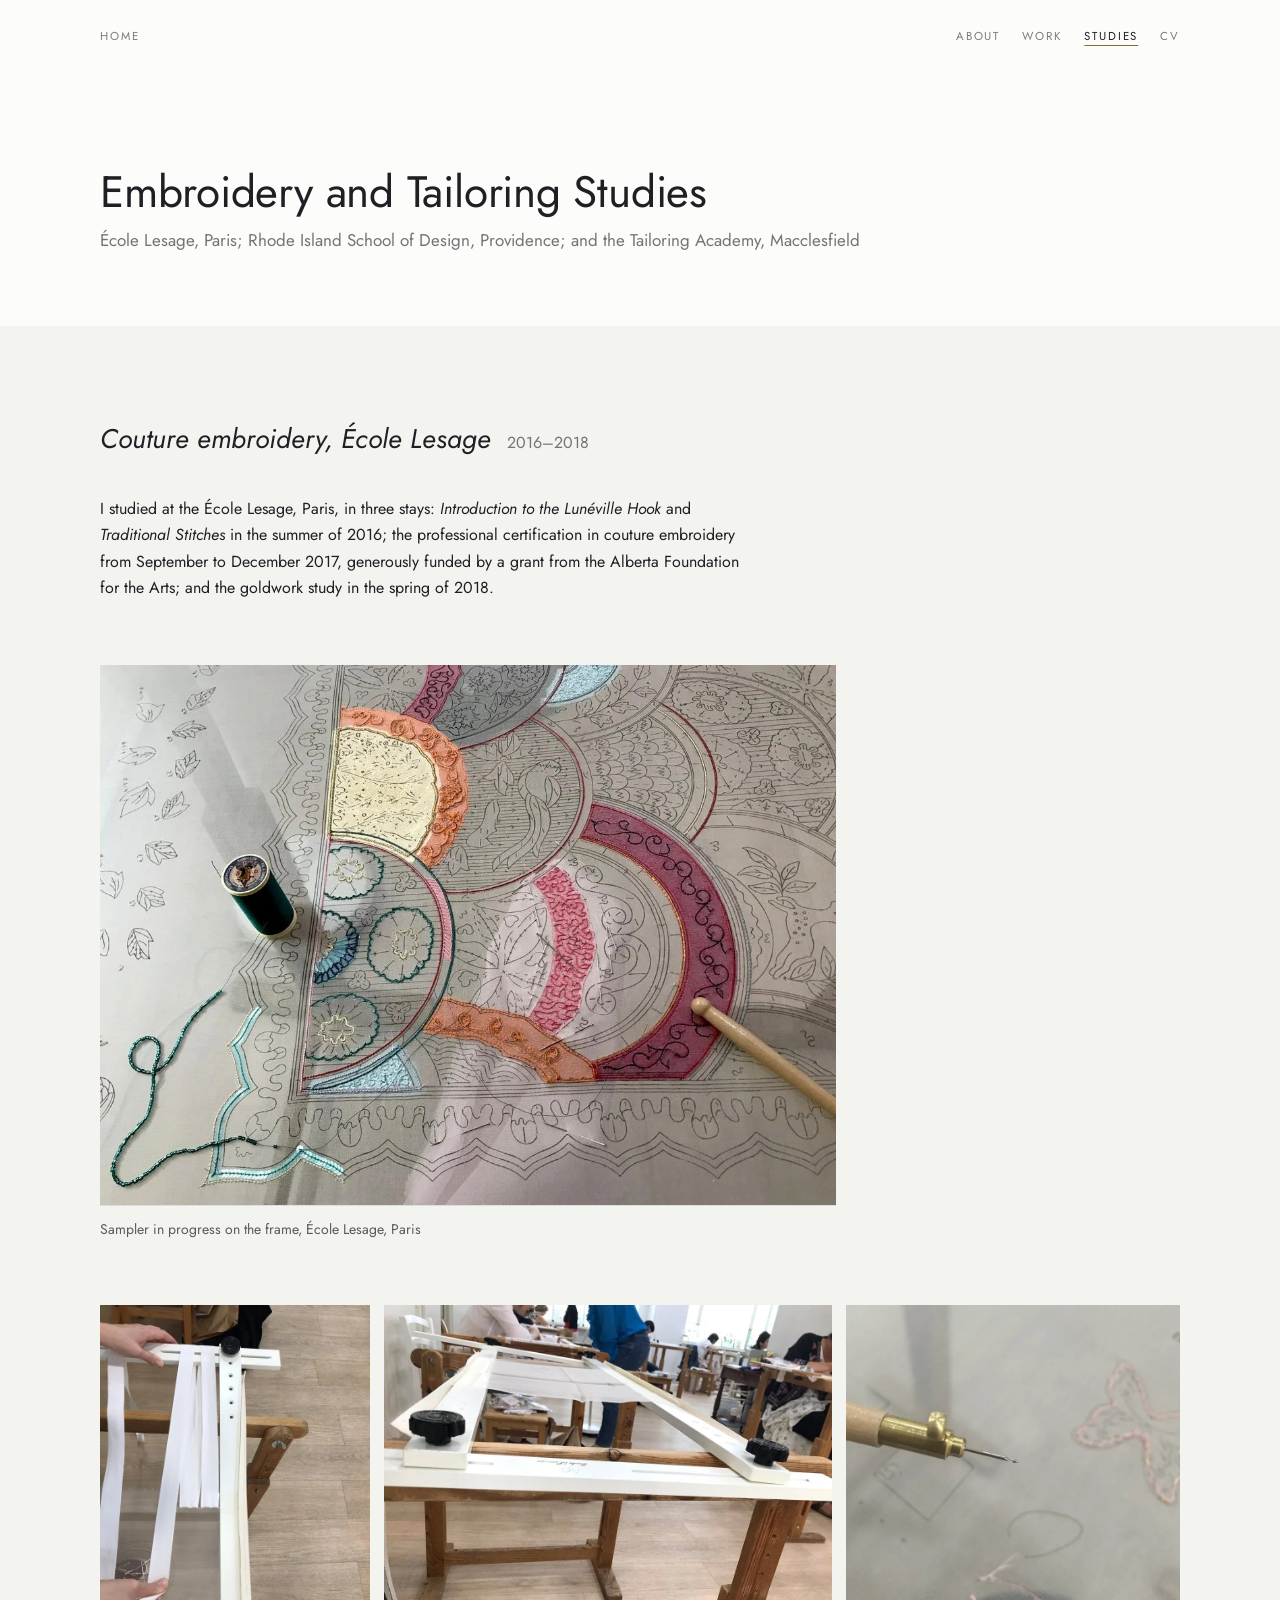
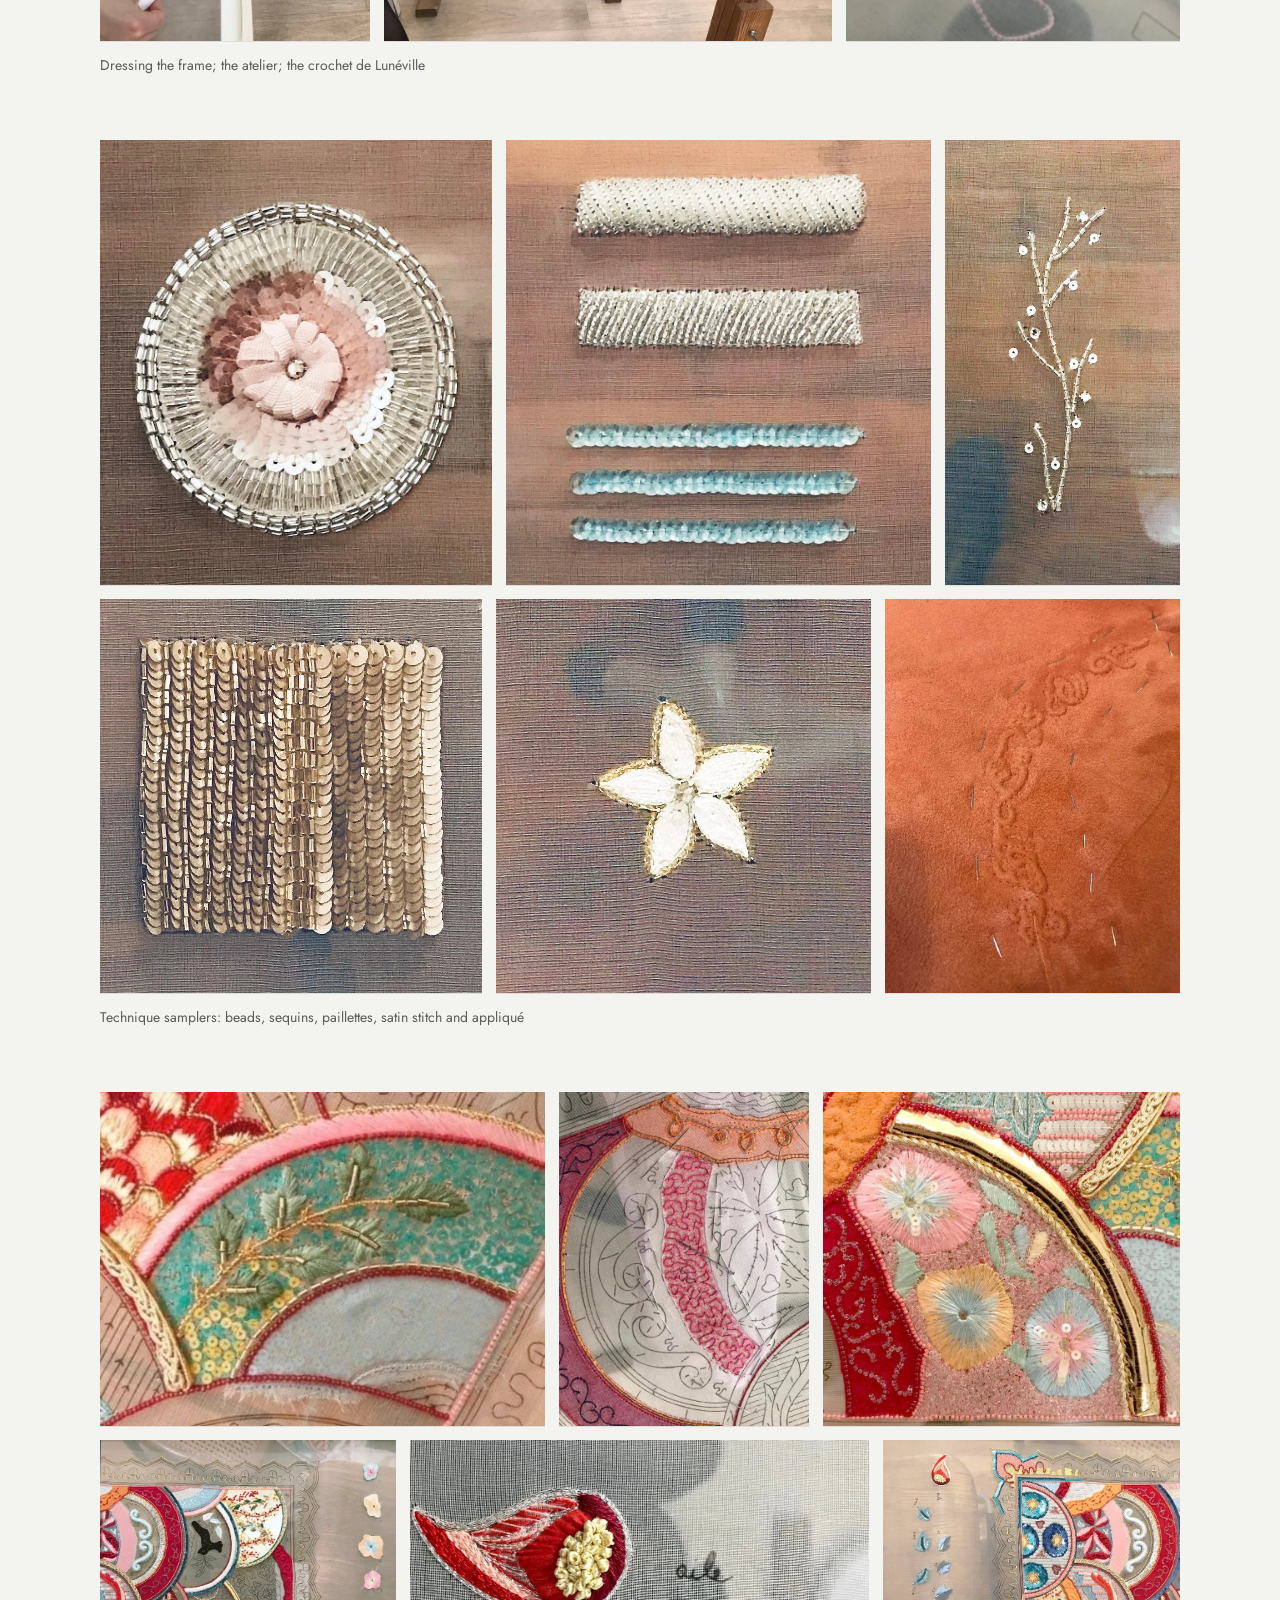
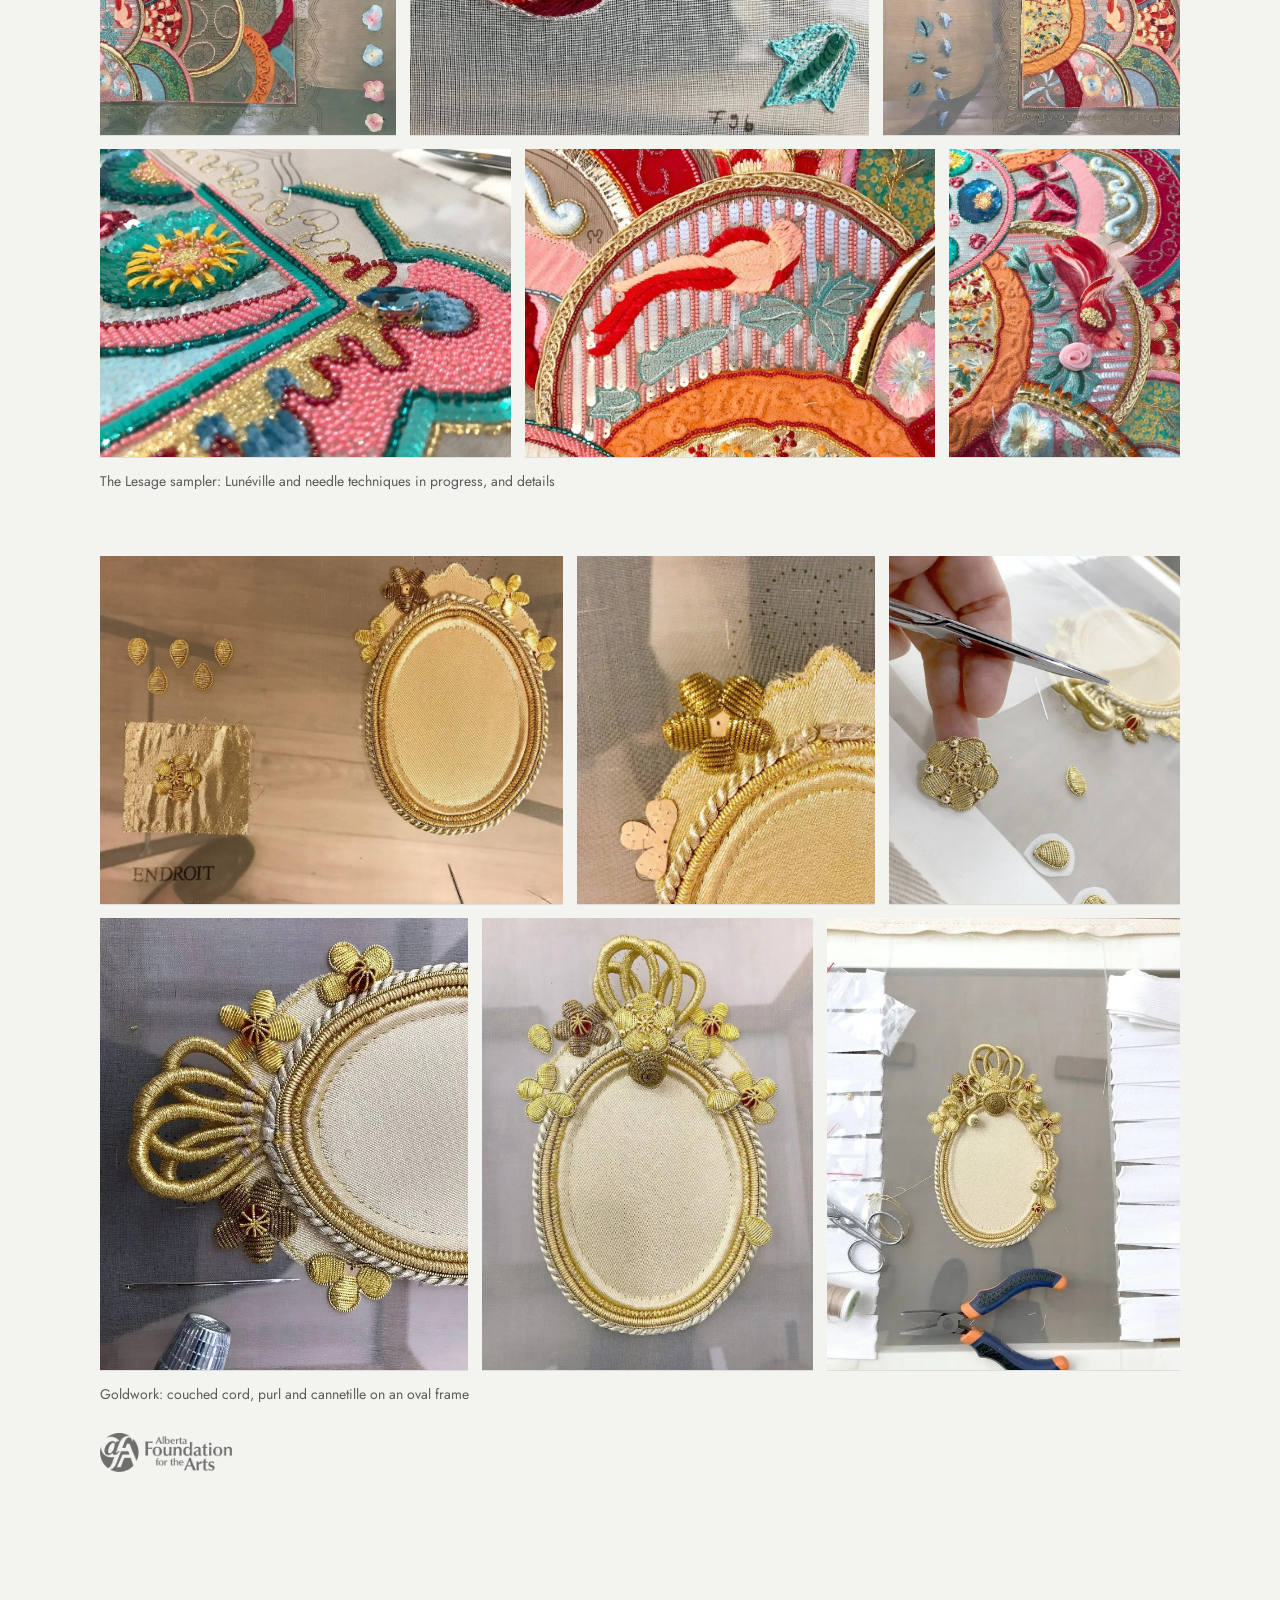
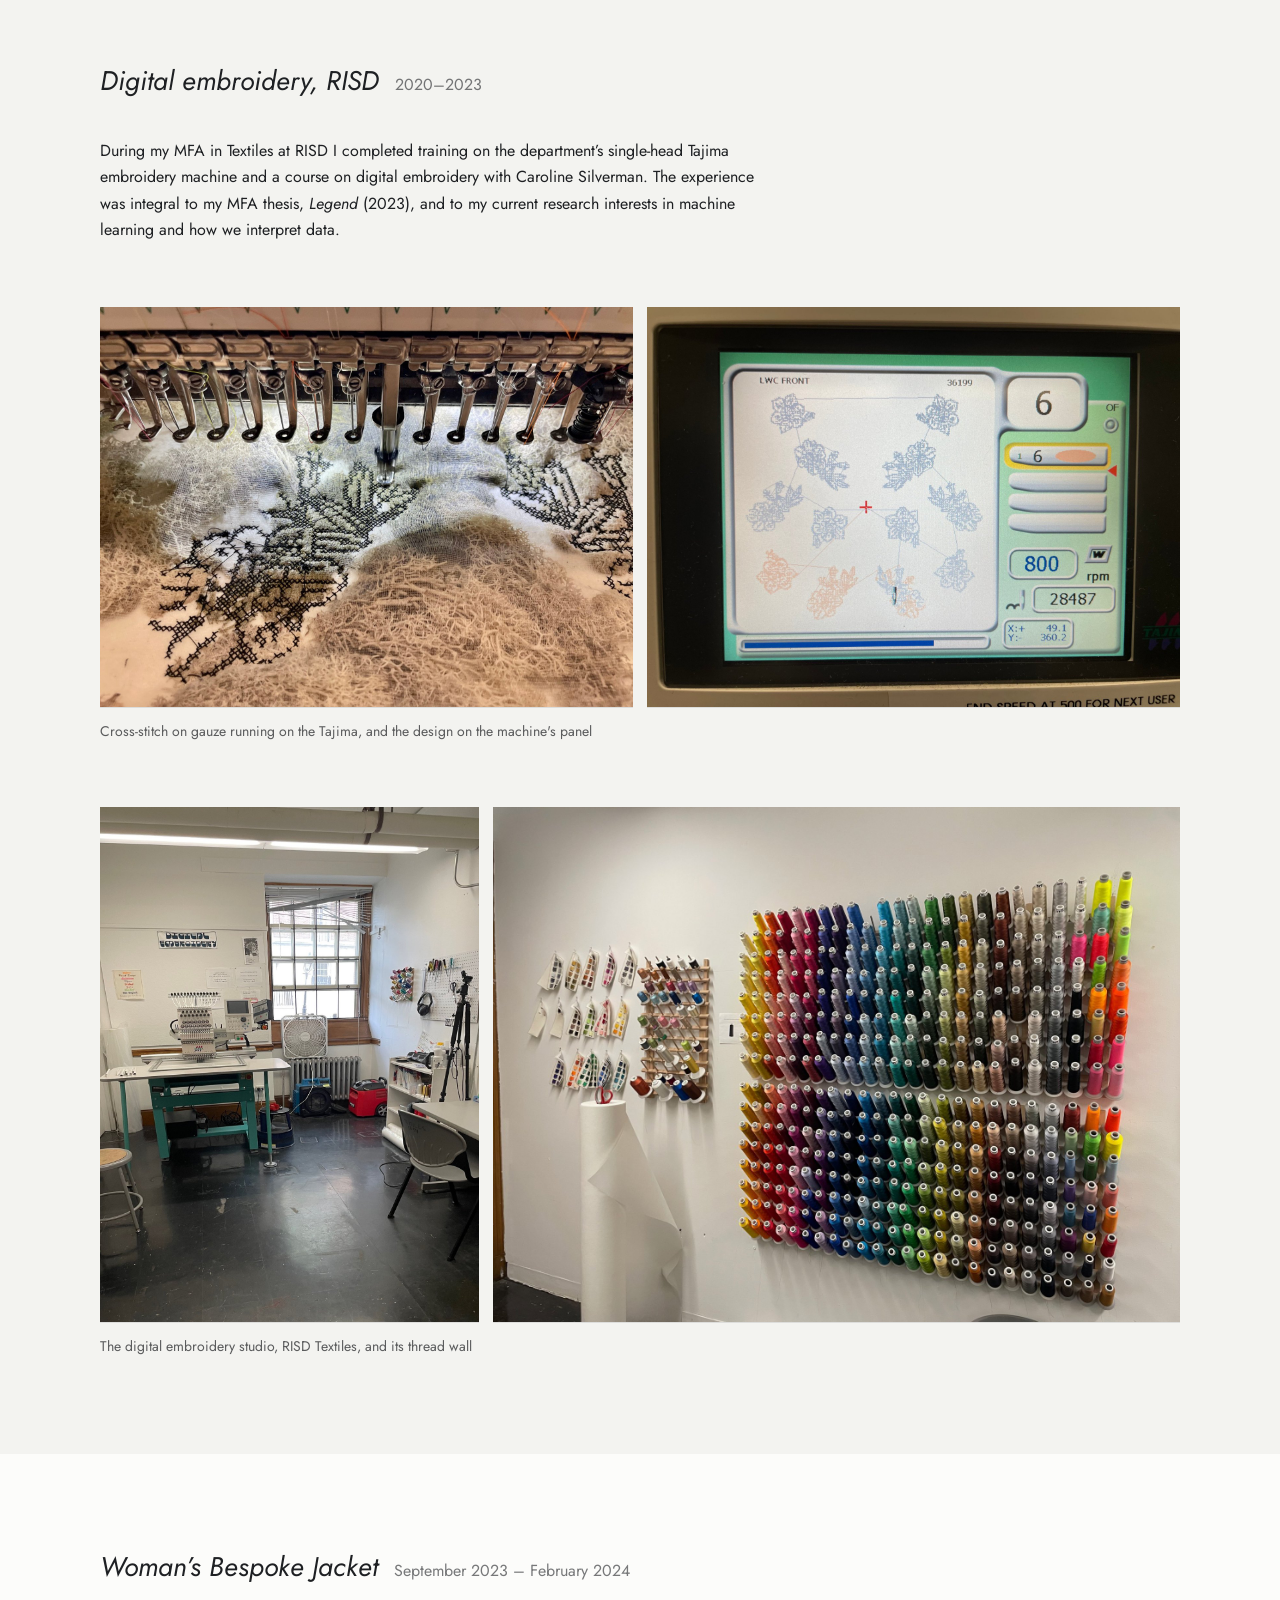
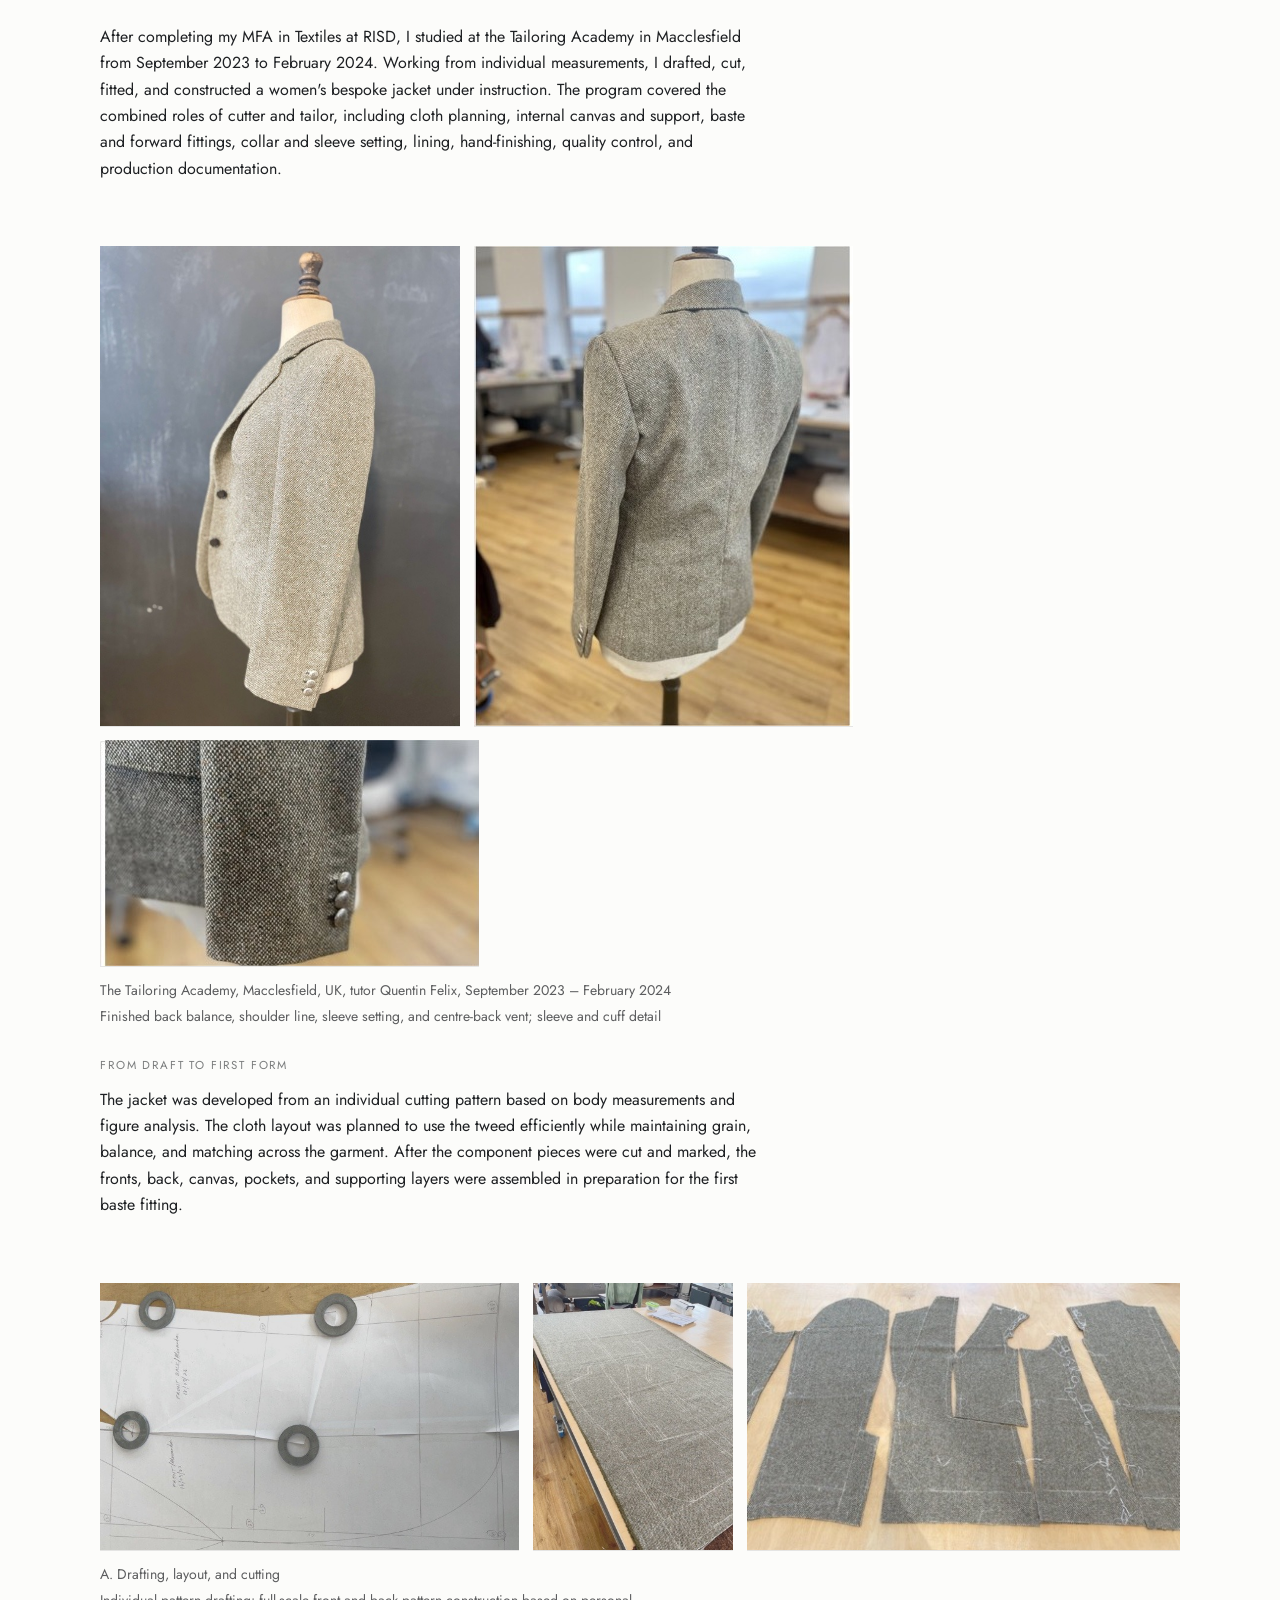
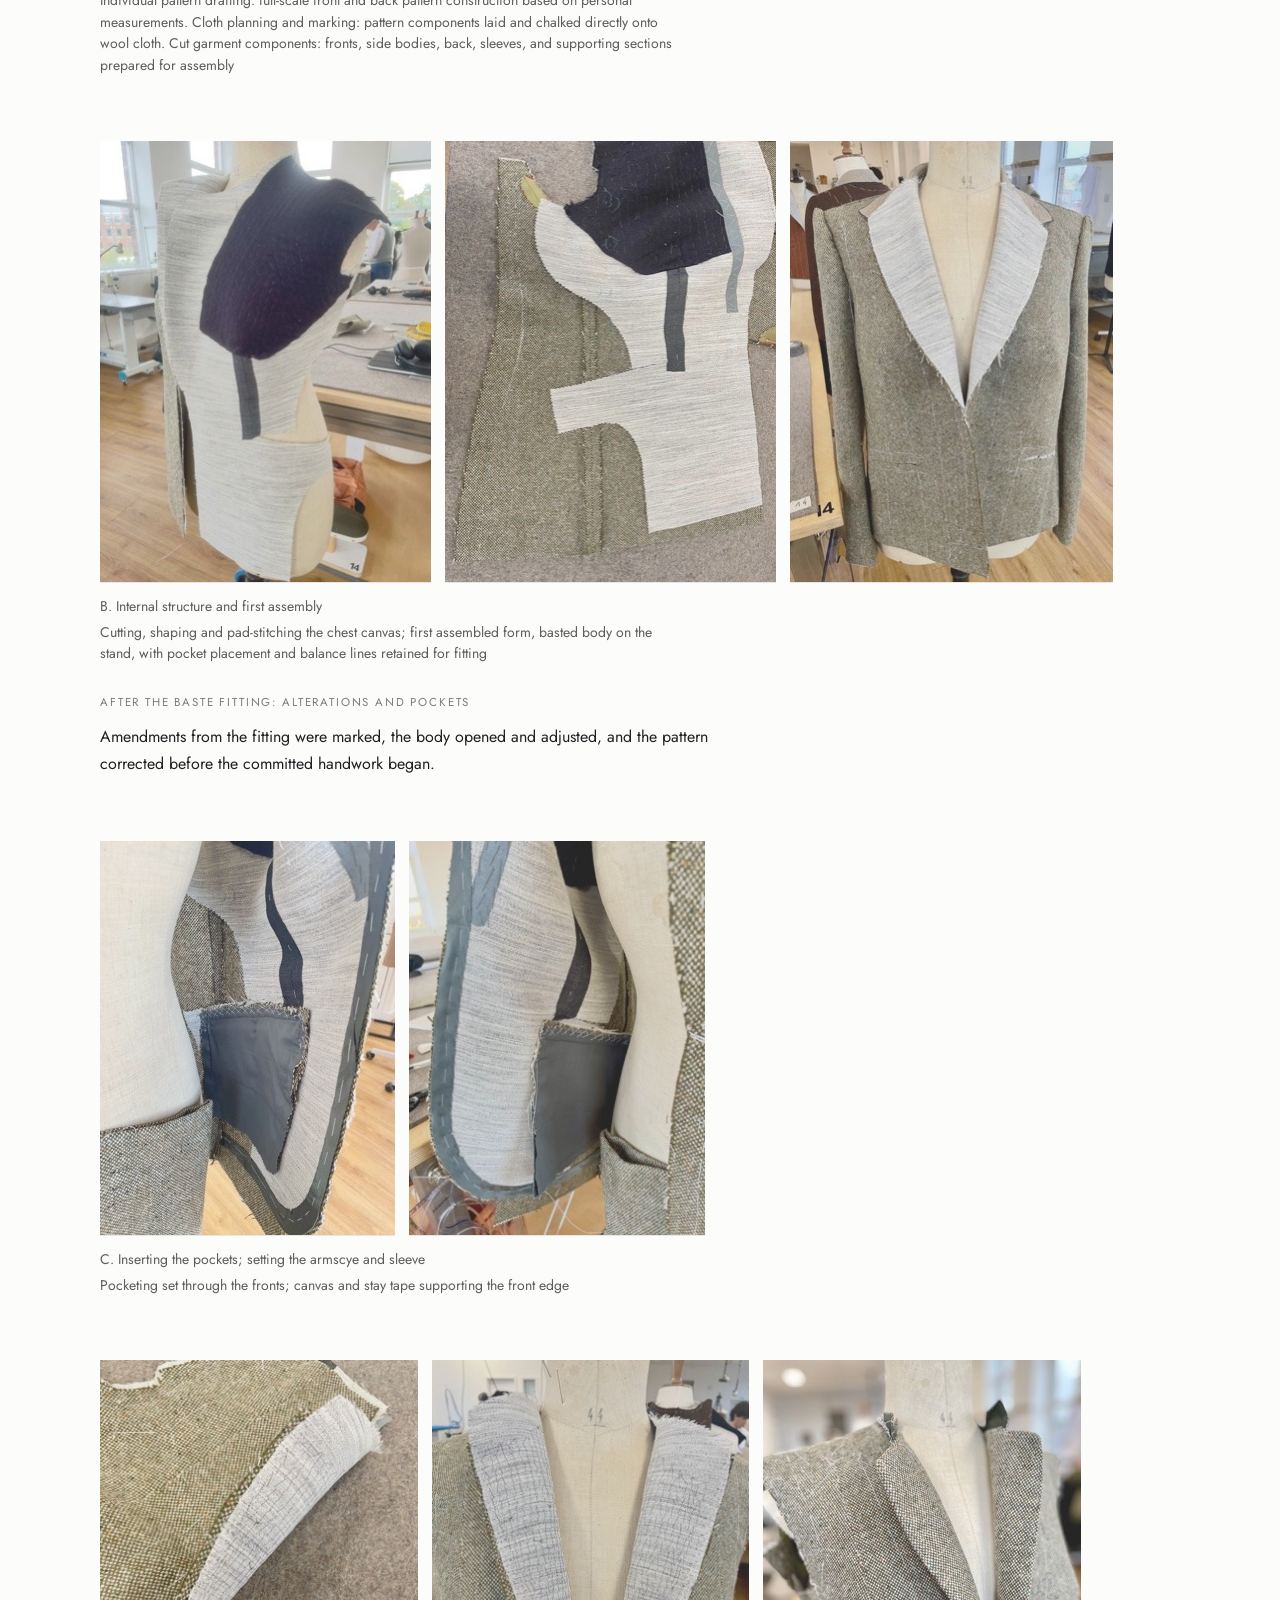
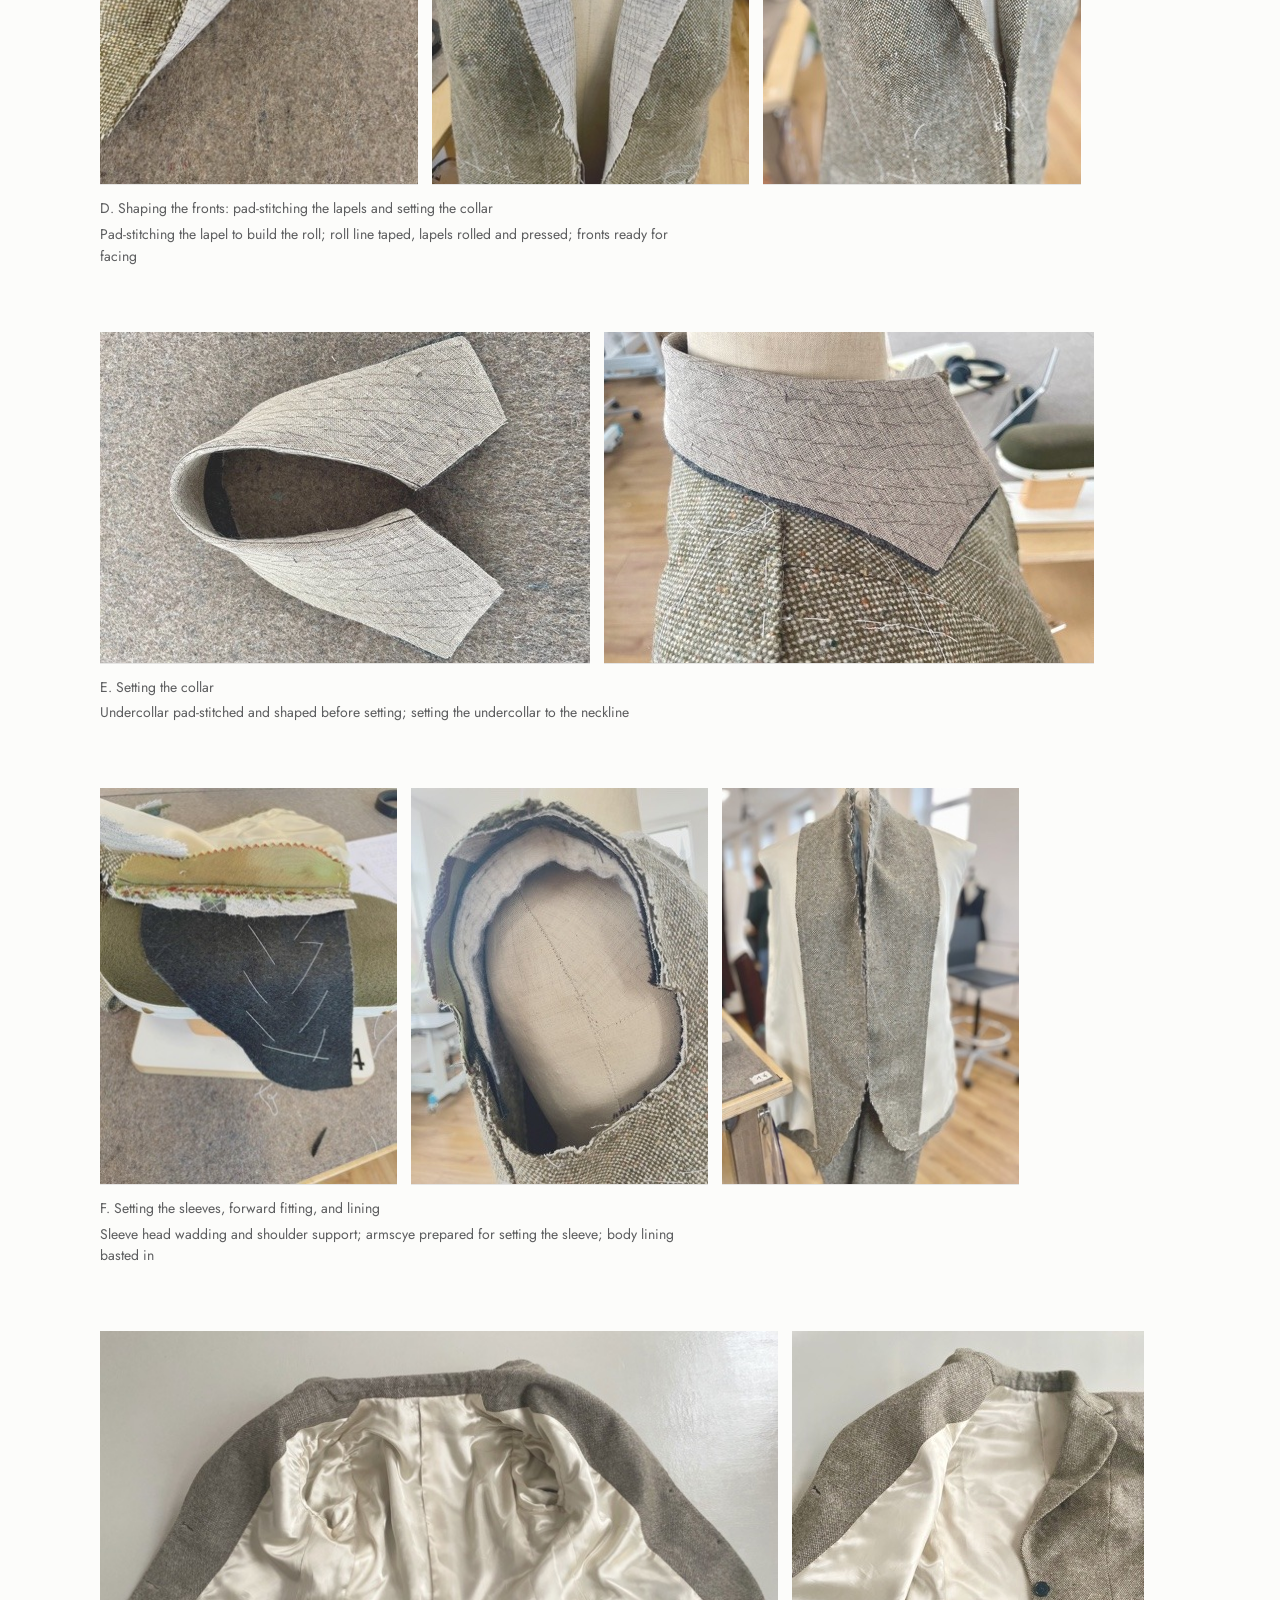
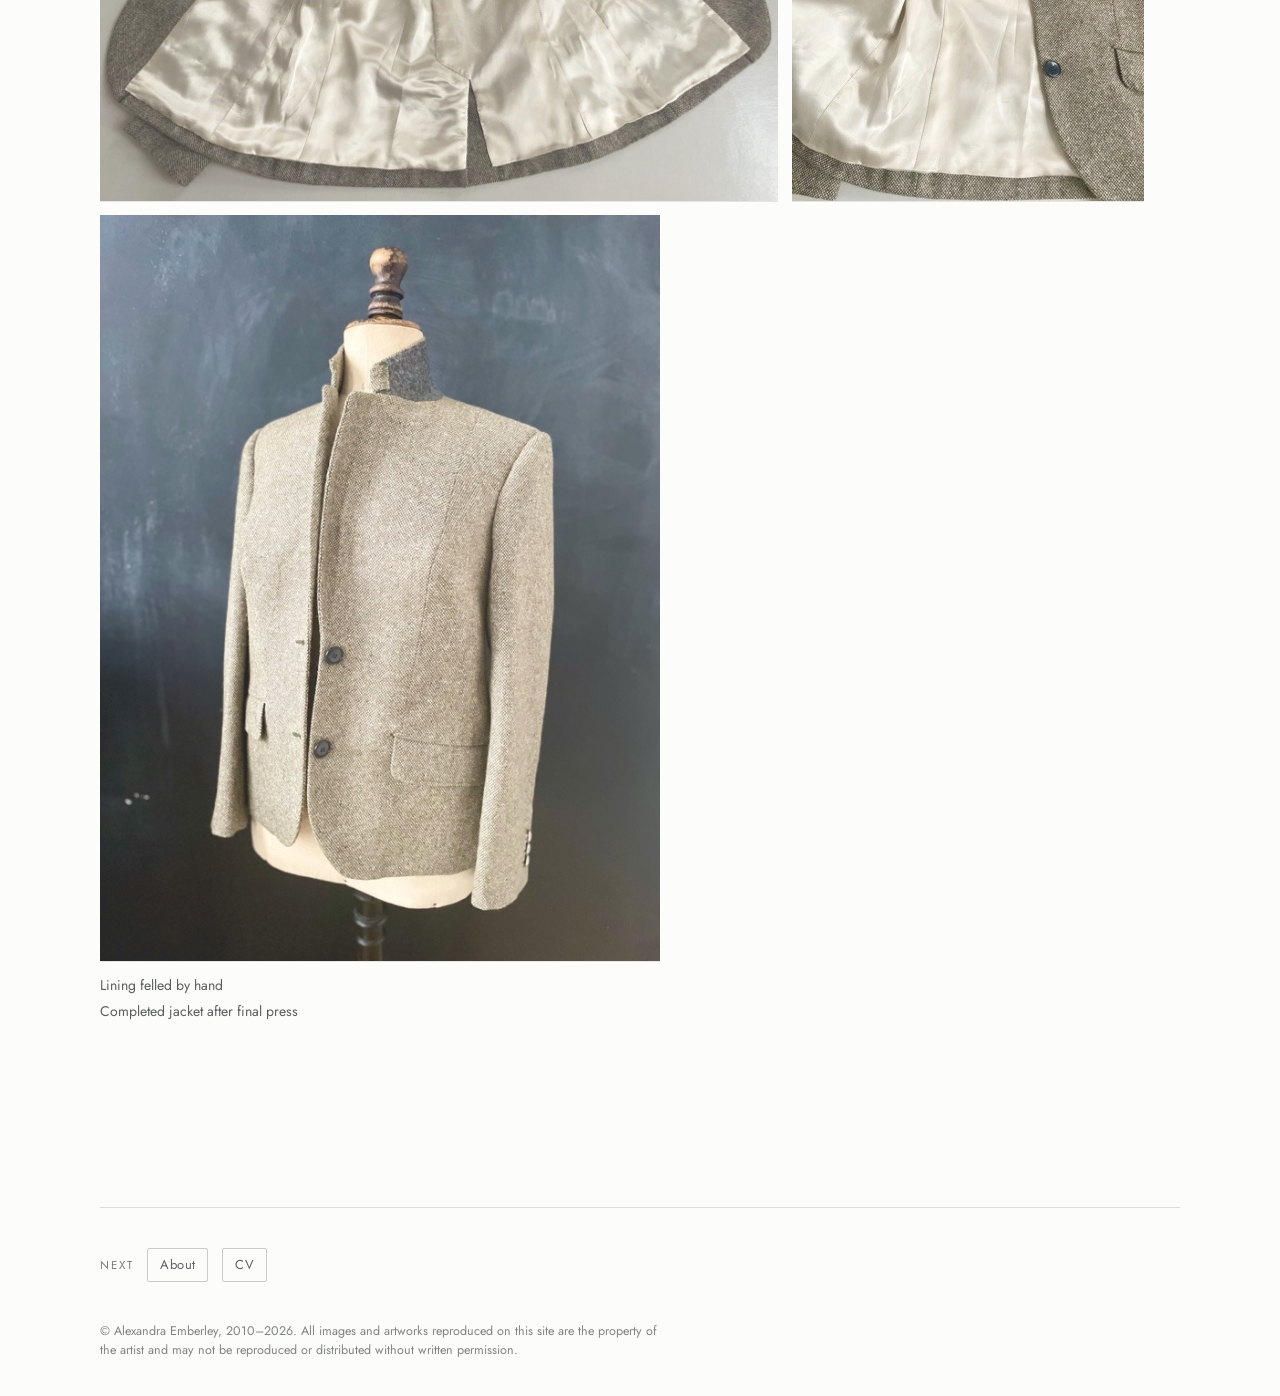
<file: studies.html>
<!DOCTYPE html>
<html lang="en">
<head>
<meta charset="utf-8">
<meta name="viewport" content="width=device-width, initial-scale=1, viewport-fit=cover">
<title>Embroidery and Tailoring Studies · Alexandra Emberley</title>
<meta name="description" content="Alexandra Emberley, interdisciplinary artist, educator, and researcher: embroidery, animation, code, and AI.">
<link rel="canonical" href="https://alexandraemberley.ca/studies.html">
<meta property="og:title" content="Embroidery and Tailoring Studies · Alexandra Emberley">
<meta property="og:description" content="Alexandra Emberley, interdisciplinary artist, educator, and researcher: embroidery, animation, code, and AI.">
<meta property="og:url" content="https://alexandraemberley.ca/studies.html">
<meta property="og:image" content="https://alexandraemberley.ca/images/share.jpg">
<meta property="og:image:width" content="1200">
<meta property="og:image:height" content="630">
<meta property="og:type" content="website">
<meta name="twitter:card" content="summary_large_image">
<link rel="preconnect" href="https://fonts.googleapis.com">
<link rel="preconnect" href="https://fonts.gstatic.com" crossorigin>
<link rel="stylesheet" href="https://fonts.googleapis.com/css2?family=Jost:ital,wght@0,400;0,500;1,400&display=swap">
<link rel="stylesheet" href="css/portfolio.css?v=ba50dc97">
</head>
<body>
<header class="band masthead" style="--ground:#fcfcfa">
  <div class="inner">
    <a class="home" href="index.html">Home</a>
    <nav aria-label="Site">
      <ul class="sections">
        <li><a href="about.html">About</a></li>
        <li><a href="work.html">Work</a></li>
        <li><a href="studies.html" aria-current="page">Studies</a></li>
        <li><a href="cv.html">CV</a></li>
      </ul>
    </nav>
  </div>
</header>

<main>
  <section class="band opener" style="--ground:#fcfcfa" aria-labelledby="section-title">
    <div class="inner">
      <h1 id="section-title">Embroidery and Tailoring Studies</h1>
      <p class="dates">École Lesage, Paris; Rhode Island School of Design, Providence; and the Tailoring Academy, Macclesfield</p>
    </div>
  </section>

  <article class="band work" style="--ground:#f3f3f0" aria-labelledby="w-lesage">
    <div class="inner">
      <header class="work-head">
        <h2 id="w-lesage">Couture embroidery, École Lesage</h2>
        <p class="year">2016–2018</p>
      </header>
      <p class="note lead">I studied at the École Lesage, Paris, in three stays: <i>Introduction to the Lunéville Hook</i> and <i>Traditional Stitches</i> in the summer of 2016; the professional certification in couture embroidery from September to December 2017, generously funded by a grant from the Alberta Foundation for the Arts; and the goldwork study in the spring of 2018.</p>

      <figure class="plate">
        <div class="plate-media">
        <img src="images/training/lesage-01.jpg" width="1091" height="800" style="--view:60vh"
             alt="A Lunéville embroidery sampler in progress on the frame: outlined motifs, with areas filled in vermicelli, chain stitch and sequins; a spool of green thread and a tambour hook rest on the cloth.">
        </div>
        <figcaption>Sampler in progress on the frame, École Lesage, Paris</figcaption>
      </figure>

      <figure class="plate">
        <div class="plate-media">
        <div class="row" style="--mw:2535px;--sum:3.134;--gaps:28px">
          <img src="images/training/lesage-02.jpg" width="644" height="800" style="--ar:0.805"
             alt="Cloth being laced into a wooden slate frame with cotton tape.">
          <img src="images/training/lesage-03.jpg" width="1067" height="800" style="--ar:1.334"
             alt="The atelier: slate frames on trestles in a bright classroom.">
          <img src="images/training/lesage-04.jpg" width="796" height="800" style="--ar:0.995"
             alt="A crochet de Lunéville, the tambour hook, above pale pink chain-stitched outlines.">
        </div>
        </div>
        <figcaption>Dressing the frame; the atelier; the crochet de Lunéville</figcaption>
      </figure>

      <figure class="plate">
        <div class="plate-media">
        <div class="row" style="--mw:2251px;--sum:2.367;--gaps:28px">
          <img src="images/training/lesage-05.jpg" width="828" height="939" style="--ar:0.882"
             alt="A rosette of pink sequins and ribbon ringed with silver bugle beads.">
          <img src="images/training/lesage-06.jpg" width="1052" height="1100" style="--ar:0.956"
             alt="Rows of samples: cut-bead and sequin bars in white and pale blue.">
          <img src="images/training/lesage-07.jpg" width="847" height="1601" style="--ar:0.529"
             alt="A beaded branch with small sequin flowers on brown organza.">
        </div>
        <div class="row" style="--mw:1939px;--sum:2.673;--gaps:28px">
          <img src="images/training/lesage-08.jpg" width="759" height="782" style="--ar:0.971"
             alt="Overlapping columns of gold paillettes.">
          <img src="images/training/lesage-09.jpg" width="681" height="715" style="--ar:0.952"
             alt="A five-petalled flower in white satin stitch edged with gold.">
          <img src="images/training/lesage-10.jpg" width="768" height="1024" style="--ar:0.750"
             alt="A chain-stitched scroll on rust suede, pinned.">
        </div>
        </div>
        <figcaption>Technique samplers: beads, sequins, paillettes, satin stitch and appliqué</figcaption>
      </figure>

      <figure class="plate">
        <div class="plate-media">
        <div class="row" style="--mw:1141px;--sum:3.153;--gaps:28px">
          <img src="images/training/lesage-11.jpg" width="471" height="353" style="--ar:1.334"
             alt="Detail of the sampler: a fan of green leaves and gold beads on a turquoise ground.">
          <img src="images/training/lesage-12.jpg" width="600" height="800" style="--ar:0.750"
             alt="Detail of the sampler: vermicelli filling in pink beside pencilled outlines, with needles parked in the cloth.">
          <img src="images/training/lesage-13.jpg" width="855" height="800" style="--ar:1.069"
             alt="Detail of the sampler: pastel flowers worked in sequins and thread beside a gold braid.">
        </div>
        <div class="row" style="--mw:2552px;--sum:3.570;--gaps:28px">
          <img src="images/training/lesage-14.jpg" width="804" height="800" style="--ar:1.005"
             alt="The sampler on the frame, with a column of small appliqué flowers along the right edge.">
          <img src="images/training/lesage-15.jpg" width="1100" height="707" style="--ar:1.556"
             alt="A red paisley motif with a cluster of cream French knots, and the pencilled word aile.">
          <img src="images/training/lesage-16.jpg" width="807" height="800" style="--ar:1.009"
             alt="The sampler on the frame, with a column of pale blue leaves along the left edge.">
        </div>
        <div class="row" style="--mw:2762px;--sum:3.417;--gaps:28px">
          <img src="images/training/lesage-17.jpg" width="1067" height="800" style="--ar:1.334"
             alt="Detail: a sunburst in yellow thread set in beaded pink and turquoise bands, with a blue stone.">
          <img src="images/training/lesage-18.jpg" width="1067" height="800" style="--ar:1.334"
             alt="Detail: a bird in red and pink thread on a ground of white bugle beads.">
          <img src="images/training/lesage-19.jpg" width="600" height="800" style="--ar:0.750"
             alt="Detail: a red feathered motif and a small pink ribbon rose.">
        </div>
        </div>
        <figcaption>The Lesage sampler: Lunéville and needle techniques in progress, and details</figcaption>
      </figure>

      <figure class="plate">
        <div class="plate-media">
        <div class="row" style="--mw:2451px;--sum:3.029;--gaps:28px">
          <img src="images/training/lesage-20.jpg" width="1067" height="800" style="--ar:1.334"
             alt="Goldwork: an oval frame of couched cord with cannetille flowers, and a square sample marked ENDROIT.">
          <img src="images/training/lesage-21.jpg" width="685" height="800" style="--ar:0.856"
             alt="Detail of a goldwork flower in coiled purl at the edge of the oval.">
          <img src="images/training/lesage-22.jpg" width="864" height="1030" style="--ar:0.839"
             alt="A goldwork flower held between finger and scissors.">
        </div>
        <div class="row" style="--mw:1890px;--sum:2.328;--gaps:28px">
          <img src="images/training/lesage-23.jpg" width="651" height="800" style="--ar:0.814"
             alt="Detail of the oval frame: looped gold cord and cannetille flowers.">
          <img src="images/training/lesage-24.jpg" width="805" height="1100" style="--ar:0.732"
             alt="The finished goldwork oval with its crown of loops and flowers.">
          <img src="images/training/lesage-25.jpg" width="626" height="800" style="--ar:0.782"
             alt="The goldwork oval on the frame, with scissors and pliers beside it.">
        </div>
        </div>
        <figcaption>Goldwork: couched cord, purl and cannetille on an oval frame</figcaption>
      </figure>
      <p class="afa"><img src="images/afa-logo.png" width="640" height="187" alt="Supported by the Alberta Foundation for the Arts"></p>
    </div>
  </article>

  <article class="band work" style="--ground:#f3f3f0" aria-labelledby="w-risd">
    <div class="inner">
      <header class="work-head">
        <h2 id="w-risd">Digital embroidery, RISD</h2>
        <p class="year">2020–2023</p>
      </header>
      <p class="note lead">During my MFA in Textiles at RISD I completed training on the department’s single-head Tajima embroidery machine and a course on digital embroidery with Caroline Silverman. The experience was integral to my MFA thesis, <i>Legend</i> (2023), and to my current research interests in machine learning and how we interpret data.</p>

      <figure class="plate">
        <div class="plate-media">
        <div class="row" style="--mw:3214px;--sum:2.667;--gaps:14px">
          <img src="images/training/risd-stitching.jpg" width="1600" height="1200" style="--ar:1.333"
             alt="Black cross-stitch running on a loose gauze under the needles of a multi-needle embroidery machine, with earlier stitched passages around it.">
          <img src="images/training/risd-screen.jpg" width="1600" height="1200" style="--ar:1.333"
             alt="The embroidery machine&#x27;s control panel showing the design file as a scatter of stitched motifs, with the stitch count and speed.">
        </div>
        </div>
        <figcaption>Cross-stitch on gauze running on the Tajima, and the design on the machine's panel</figcaption>
      </figure>

      <figure class="plate">
        <div class="plate-media">
        <div class="row" style="--mw:2495px;--sum:2.068;--gaps:14px">
          <img src="images/training/risd-studio.jpg" width="1175" height="1600" style="--ar:0.734"
             alt="A small studio with a single-head Tajima embroidery machine on a green stand under a window, with a pegboard of tools and a workbench.">
          <img src="images/training/risd-threads.jpg" width="1600" height="1200" style="--ar:1.333"
             alt="A wall of embroidery thread cones in rows graded by colour, with small stitched colour samplers beside it.">
        </div>
        </div>
        <figcaption>The digital embroidery studio, RISD Textiles, and its thread wall</figcaption>
      </figure>
    </div>
  </article>

  <article class="band work" style="--ground:#fcfcfa" aria-labelledby="w-jacket">
    <div class="inner">
      <header class="work-head">
        <h2 id="w-jacket">Woman’s Bespoke Jacket</h2>
        <p class="year">September 2023 – February 2024</p>
      </header>
      <p class="note lead">After completing my MFA in Textiles at RISD, I studied at the Tailoring Academy in Macclesfield from September 2023 to February 2024. Working from individual measurements, I drafted, cut, fitted, and constructed a women's bespoke jacket under instruction. The program covered the combined roles of cutter and tailor, including cloth planning, internal canvas and support, baste and forward fittings, collar and sleeve setting, lining, hand-finishing, quality control, and production documentation.</p>

      <figure class="plate">
        <div class="plate-media">
        <div class="row" style="--mw:753px;--sum:1.539;--gaps:14px">
          <img src="images/training/side-view.jpg" width="608" height="811" style="--ar:0.750"
             alt="The finished tweed jacket on a dress form, seen from the side.">
          <img src="images/training/back-view.jpg" width="379" height="480" style="--ar:0.790"
             alt="The finished jacket from the back: shoulder line, sleeve setting and centre-back vent.">
        </div>
        <a class="capped" href="images/training/sleeve-cuff.jpg" target="_blank" rel="noopener" style="max-width:379px"><img src="images/training/sleeve-cuff.jpg" width="379" height="226" alt="Detail of the sleeve and cuff with its row of buttons."></a>
        </div>
        <figcaption><span class="line">The Tailoring Academy, Macclesfield, UK, tutor Quentin Felix, September 2023 – February 2024</span><span class="line">Finished back balance, shoulder line, sleeve setting, and centre-back vent; sleeve and cuff detail</span></figcaption>
      </figure>
      <p class="note"><span class="label">From draft to first form</span></p>
      <p class="note">The jacket was developed from an individual cutting pattern based on body measurements and figure analysis. The cloth layout was planned to use the tweed efficiently while maintaining grain, balance, and matching across the garment. After the component pieces were cut and marked, the fronts, back, canvas, pockets, and supporting layers were assembled in preparation for the first baste fitting.</p>

      <figure class="plate">
        <div class="plate-media">
        <div class="row" style="--mw:1101px;--sum:3.929;--gaps:28px">
          <img src="images/training/draft-detail.jpg" width="666" height="426" style="--ar:1.563"
             alt="A full-scale paper pattern draft held flat with weights.">
          <img src="images/training/cloth-marking.jpg" width="327" height="436" style="--ar:0.750"
             alt="Tweed laid on the cutting table with pattern components chalked onto it.">
          <img src="images/training/cut-pieces.jpg" width="441" height="273" style="--ar:1.615"
             alt="The cut components of the jacket laid out on the floor.">
        </div>
        </div>
        <figcaption><span class="line">A. Drafting, layout, and cutting</span><span class="line">Individual pattern drafting: full-scale front and back pattern construction based on personal measurements. Cloth planning and marking: pattern components laid and chalked directly onto wool cloth. Cut garment components: fronts, side bodies, back, sleeves, and supporting sections prepared for assembly</span></figcaption>
      </figure>

      <figure class="plate">
        <div class="plate-media">
        <div class="row" style="--mw:1013px;--sum:2.232;--gaps:28px">
          <img src="images/training/chest-canvas.jpg" width="332" height="442" style="--ar:0.751"
             alt="The chest canvas pinned to a jacket front on the stand.">
          <img src="images/training/canvas-shaping.jpg" width="330" height="441" style="--ar:0.748"
             alt="The canvas being cut and shaped against the tweed front.">
          <img src="images/training/first-baste.jpg" width="324" height="442" style="--ar:0.733"
             alt="The basted jacket body on the stand with balance lines marked.">
        </div>
        </div>
        <figcaption><span class="line">B. Internal structure and first assembly</span><span class="line">Cutting, shaping and pad-stitching the chest canvas; first assembled form, basted body on the stand, with pocket placement and balance lines retained for fitting</span></figcaption>
      </figure>
      <p class="note"><span class="label">After the baste fitting: alterations and pockets</span></p>
      <p class="note">Amendments from the fitting were marked, the body opened and adjusted, and the pattern corrected before the committed handwork began.</p>

      <figure class="plate">
        <div class="plate-media">
        <div class="row" style="--mw:605px;--sum:1.500;--gaps:14px">
          <img src="images/training/pocket-a.jpg" width="295" height="394" style="--ar:0.749"
             alt="A pocket bag set through the jacket front, with canvas and stay tape visible.">
          <img src="images/training/pocket-b.jpg" width="299" height="398" style="--ar:0.751"
             alt="The pocket from the inside, with the canvas supporting the front edge.">
        </div>
        </div>
        <figcaption><span class="line">C. Inserting the pockets; setting the armscye and sleeve</span><span class="line">Pocketing set through the fronts; canvas and stay tape supporting the front edge</span></figcaption>
      </figure>

      <figure class="plate">
        <div class="plate-media">
        <div class="row" style="--mw:981px;--sum:2.248;--gaps:28px">
          <img src="images/training/lapel-pad-stitch.jpg" width="322" height="430" style="--ar:0.749"
             alt="The lapel being pad-stitched to build the roll.">
          <img src="images/training/roll-line.jpg" width="322" height="430" style="--ar:0.749"
             alt="The roll line taped, lapels rolled and pressed, on the stand.">
          <img src="images/training/fronts-ready.jpg" width="318" height="424" style="--ar:0.750"
             alt="The jacket fronts ready for facing.">
        </div>
        </div>
        <figcaption><span class="line">D. Shaping the fronts: pad-stitching the lapels and setting the collar</span><span class="line">Pad-stitching the lapel to build the roll; roll line taped, lapels rolled and pressed; fronts ready for facing</span></figcaption>
      </figure>

      <figure class="plate">
        <div class="plate-media">
        <div class="row" style="--mw:994px;--sum:2.961;--gaps:14px">
          <img src="images/training/undercollar.jpg" width="490" height="331" style="--ar:1.480"
             alt="The undercollar, pad-stitched and shaped, before setting.">
          <img src="images/training/collar-set.jpg" width="490" height="331" style="--ar:1.480"
             alt="The undercollar set to the neckline on the stand.">
        </div>
        </div>
        <figcaption><span class="line">E. Setting the collar</span><span class="line">Undercollar pad-stitched and shaped before setting; setting the undercollar to the neckline</span></figcaption>
      </figure>

      <figure class="plate">
        <div class="plate-media">
        <div class="row" style="--mw:919px;--sum:2.250;--gaps:28px">
          <img src="images/training/sleeve-head.jpg" width="299" height="398" style="--ar:0.751"
             alt="Sleeve head wadding and shoulder support laid in place.">
          <img src="images/training/armscye.jpg" width="297" height="396" style="--ar:0.750"
             alt="The armscye prepared for setting the sleeve.">
          <img src="images/training/lining-basted.jpg" width="313" height="418" style="--ar:0.749"
             alt="The body lining basted into the jacket.">
        </div>
        </div>
        <figcaption><span class="line">F. Setting the sleeves, forward fitting, and lining</span><span class="line">Sleeve head wadding and shoulder support; armscye prepared for setting the sleeve; body lining basted in</span></figcaption>
      </figure>

      <figure class="plate">
        <div class="plate-media">
        <div class="row" style="--mw:1044px;--sum:2.191;--gaps:14px">
          <img src="images/training/lining-felled.jpg" width="685" height="475" style="--ar:1.442"
             alt="The jacket laid open to show the lining felled by hand.">
          <img src="images/training/lining-front.jpg" width="352" height="470" style="--ar:0.749"
             alt="The inside front of the jacket with its lining and buttons.">
        </div>
        <a class="capped" href="images/training/finished.jpg" target="_blank" rel="noopener" style="max-width:560px"><img src="images/training/finished.jpg" width="614" height="818" alt="The completed jacket on a dress form after its final press."></a>
        </div>
        <figcaption><span class="line">Lining felled by hand</span><span class="line">Completed jacket after final press</span></figcaption>
      </figure>
    </div>
  </article>
</main>

<footer class="band close" style="--ground:#fcfcfa">
  <div class="inner">
    <div class="next">
      <span class="label">Next</span>
      <a class="btn" href="about.html">About</a>
      <a class="btn" href="cv.html">CV</a>
    </div>
    <p class="rights">© Alexandra Emberley, 2010–2026. All images and artworks reproduced on this site are the property of the artist and may not be reproduced or distributed without written permission.</p>
  </div>
</footer>
<!-- Statcounter -->
<script>var sc_project=13358656; var sc_invisible=1; var sc_security="503b06b8";</script>
<script src="https://www.statcounter.com/counter/counter.js" async></script>
<noscript><div class="statcounter"><a title="Web Analytics Made Easy - Statcounter" href="https://statcounter.com/" target="_blank"><img class="statcounter" src="https://c.statcounter.com/13358656/0/503b06b8/1/" alt="Web Analytics Made Easy - Statcounter" referrerPolicy="no-referrer-when-downgrade"></a></div></noscript>
</body>
</html>
</file>
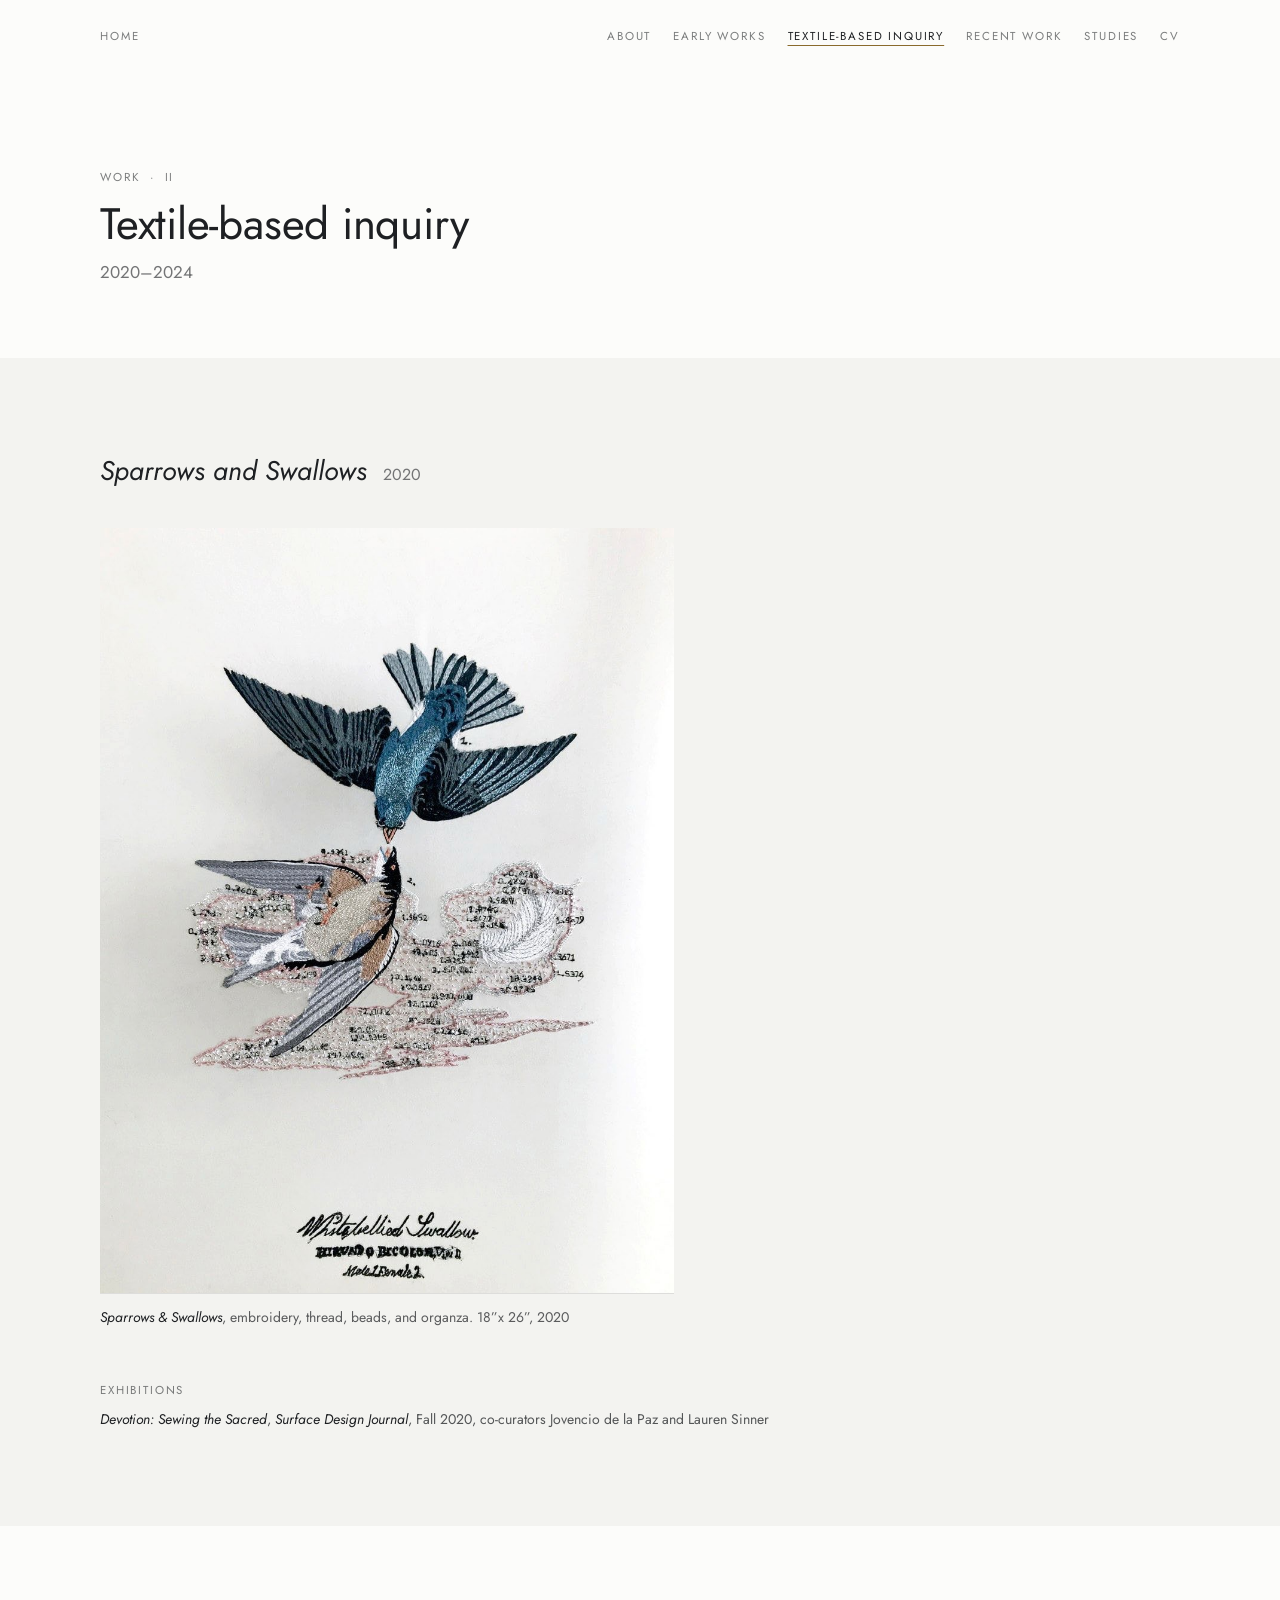
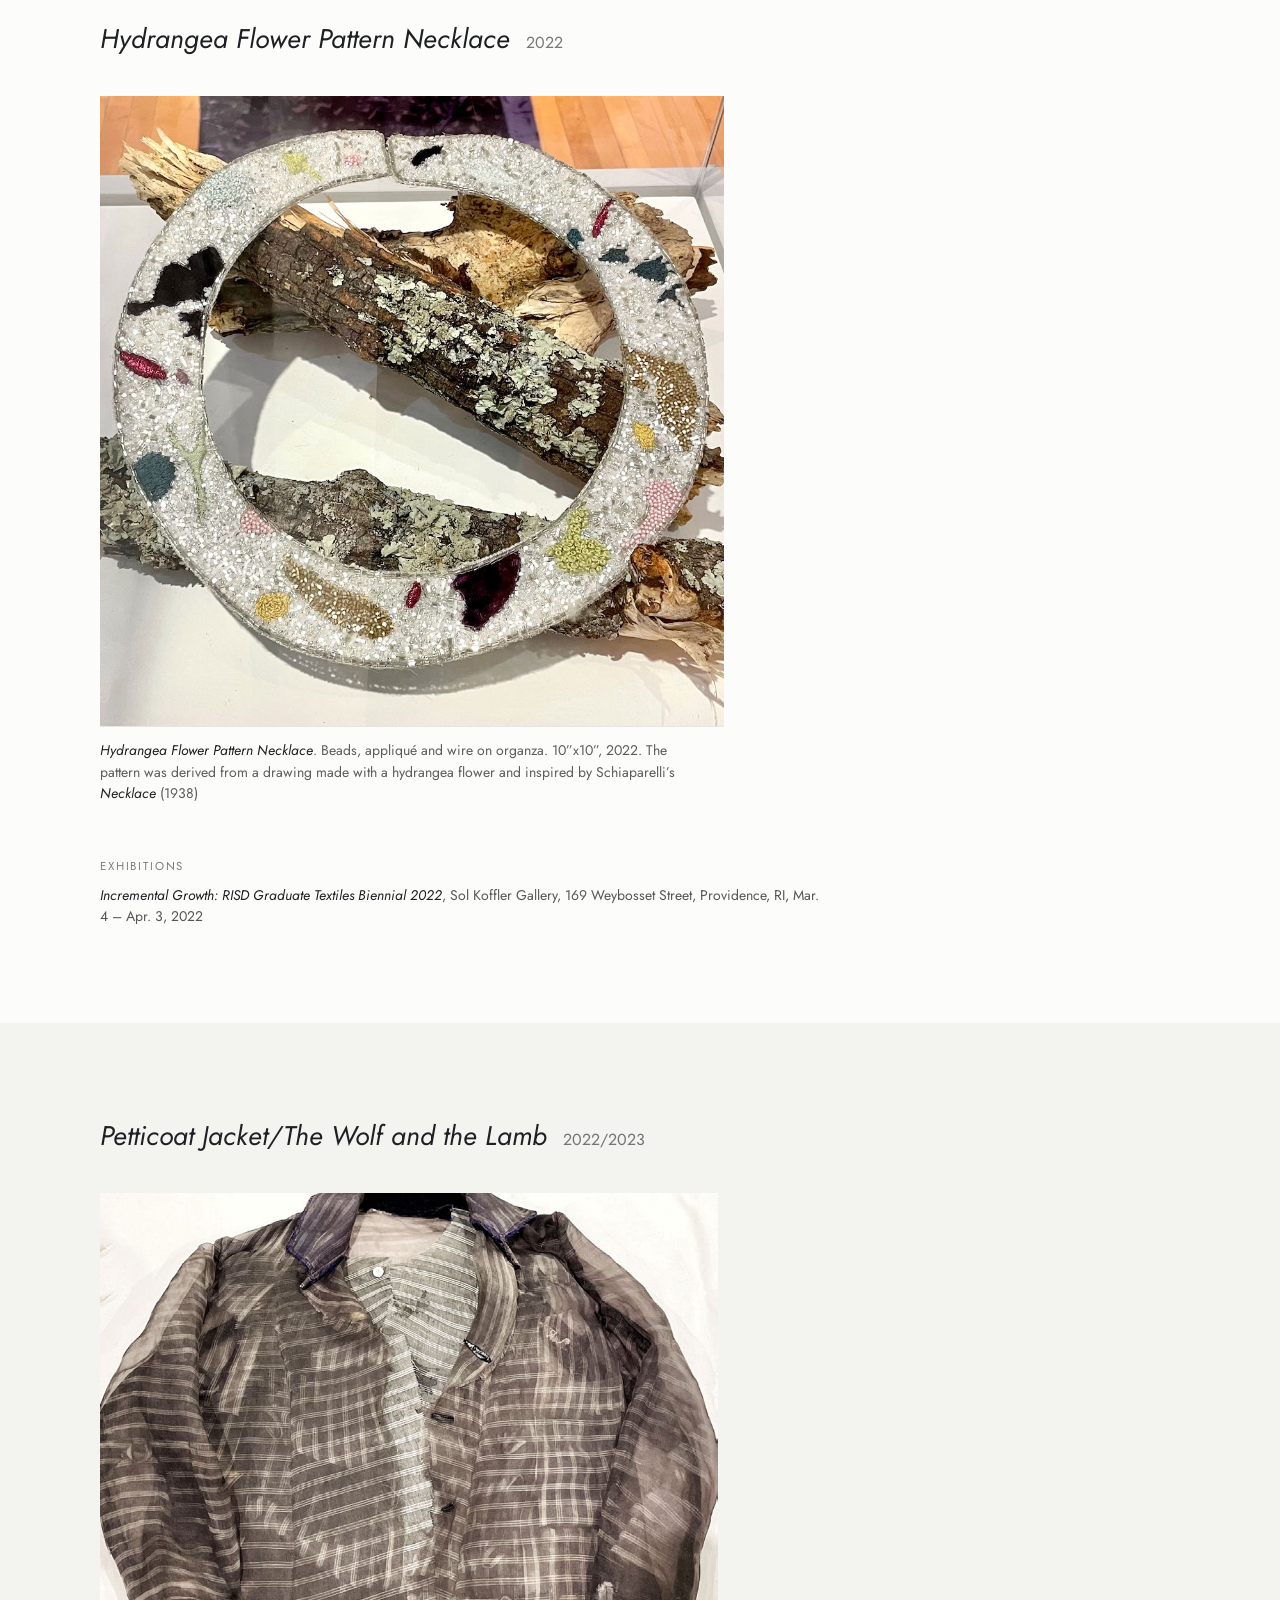
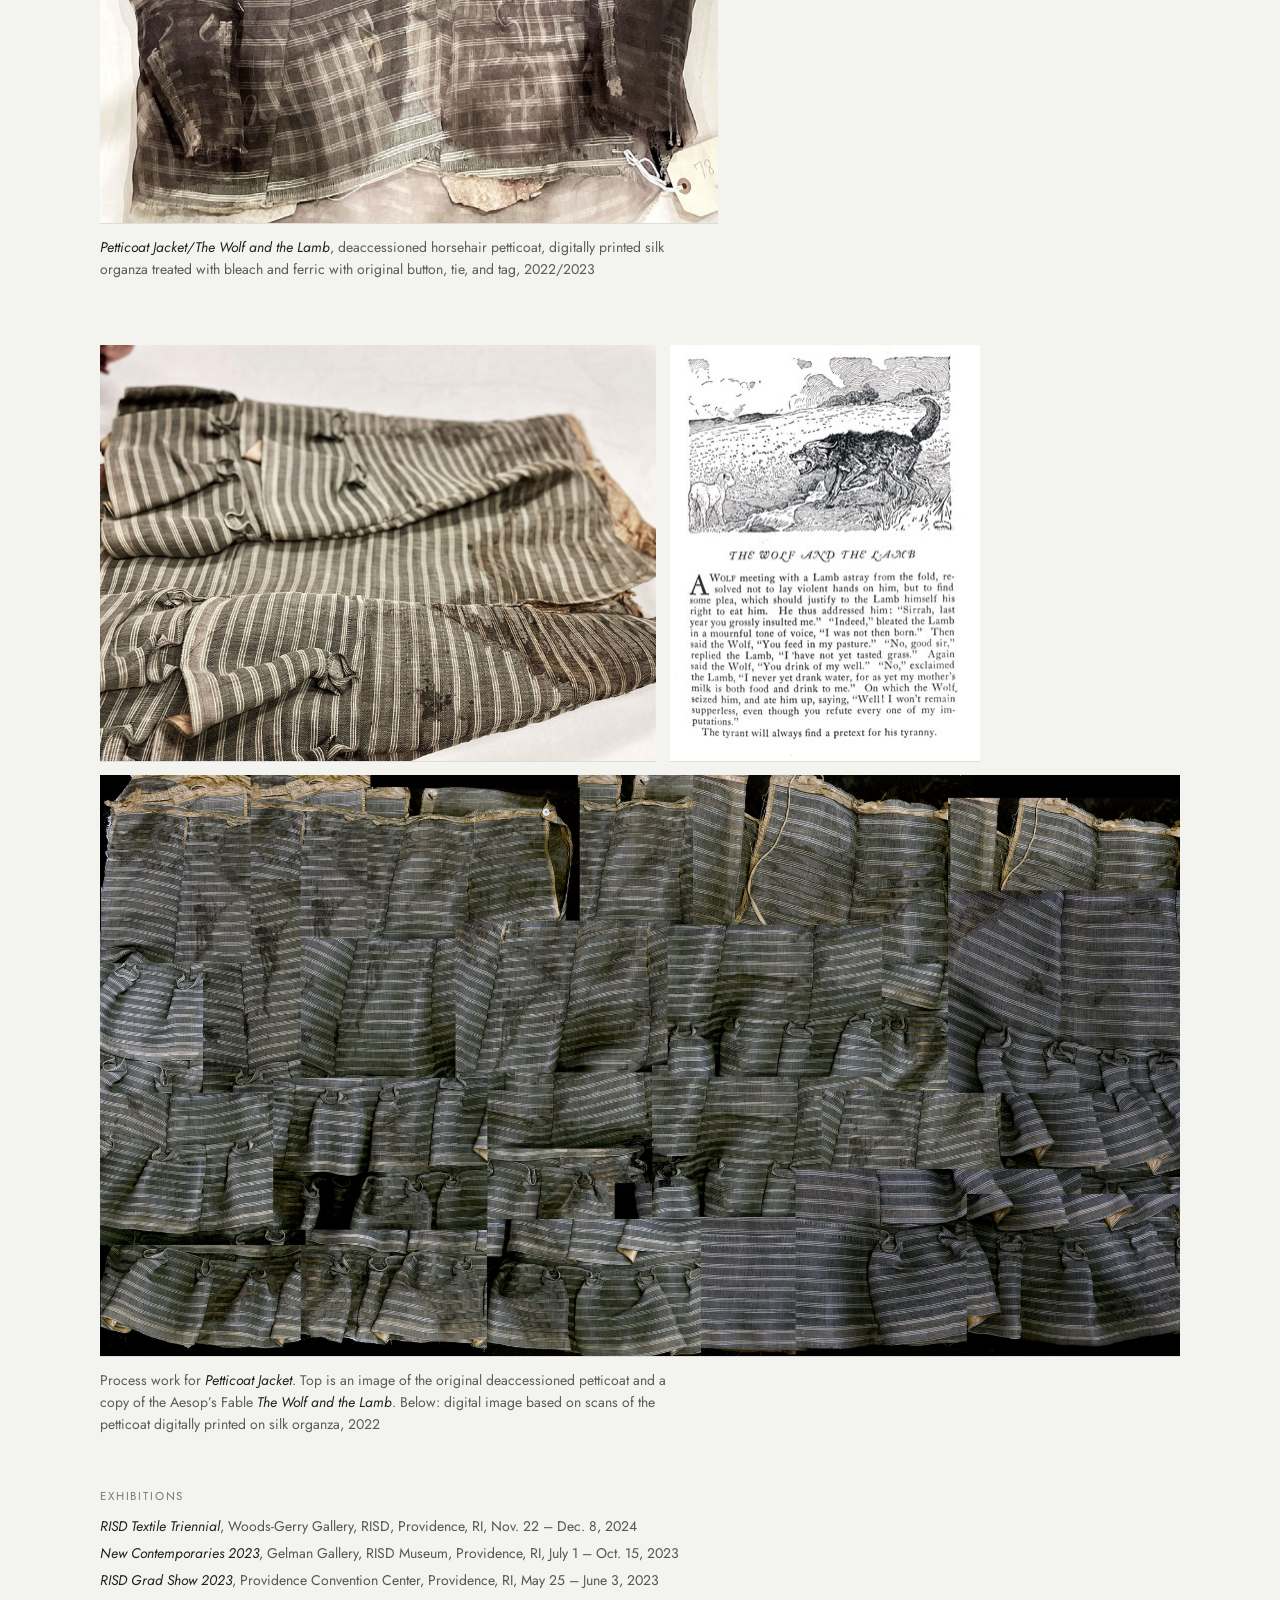
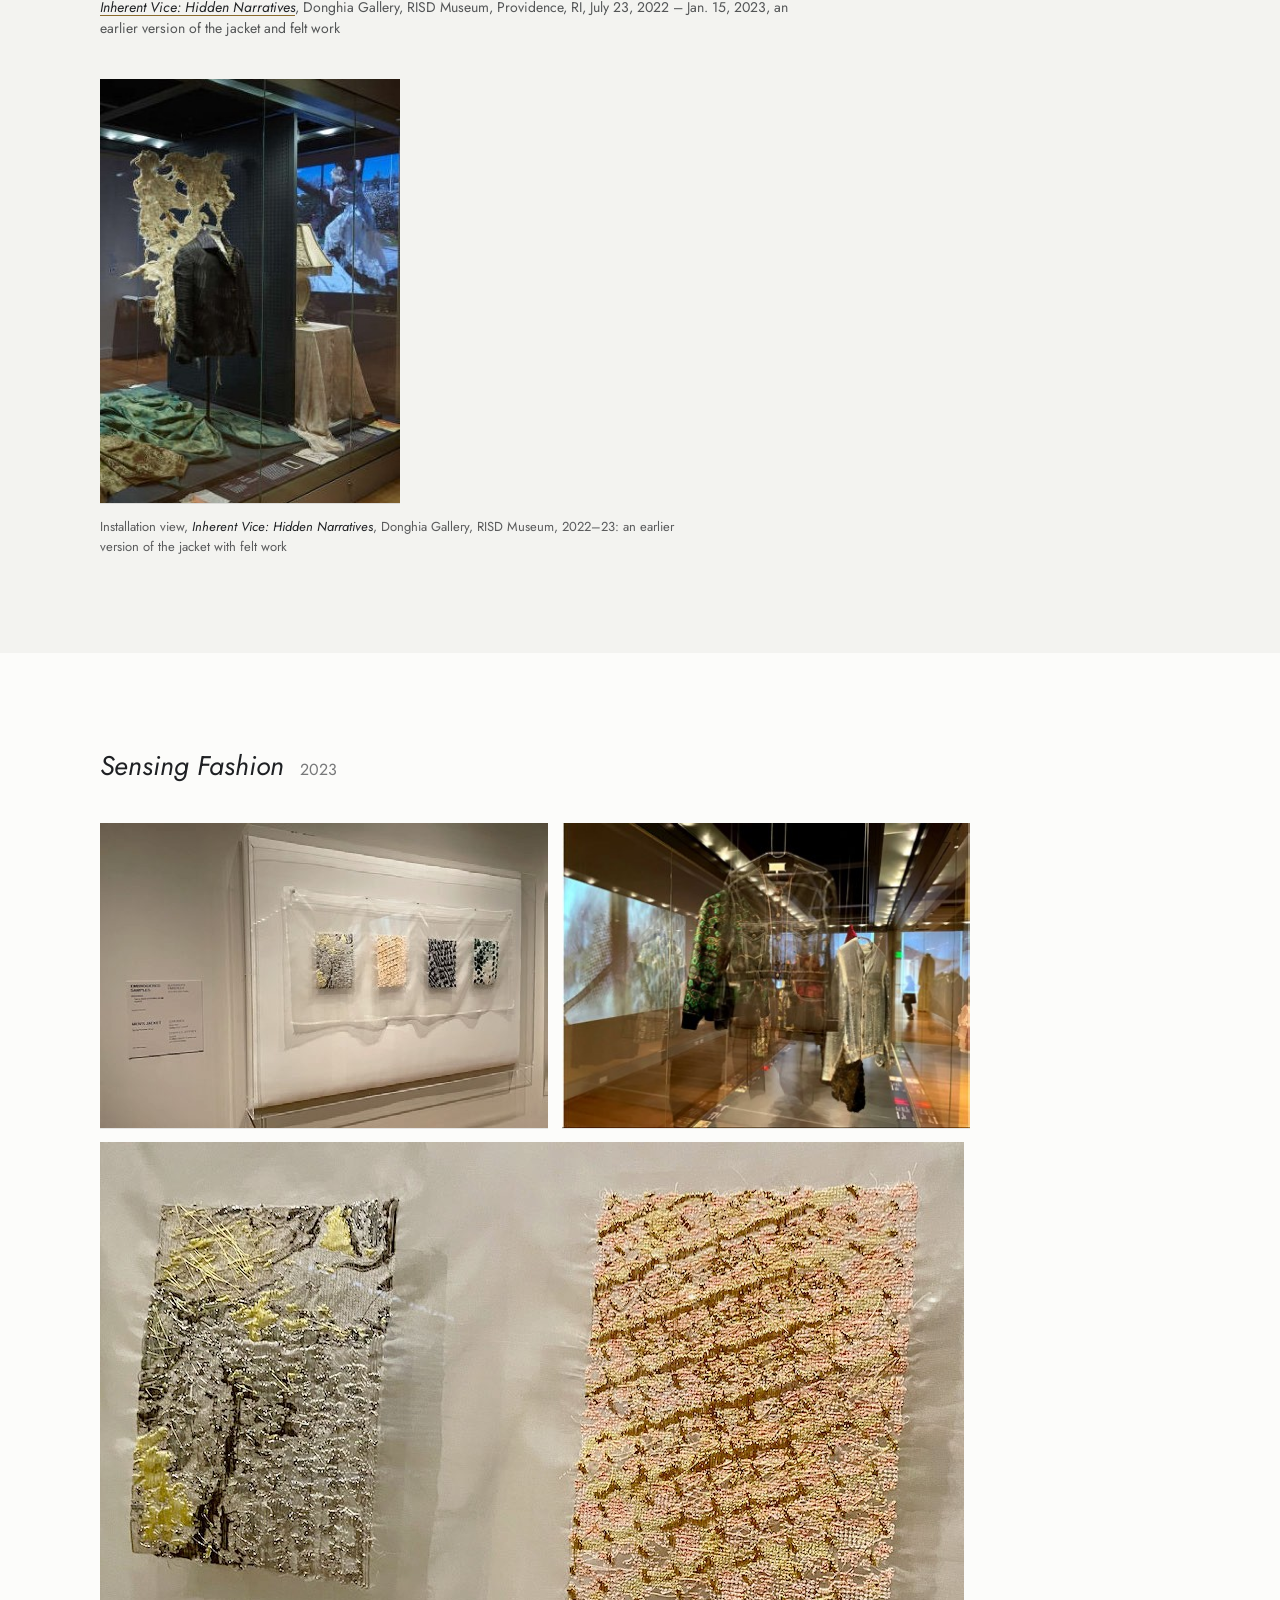
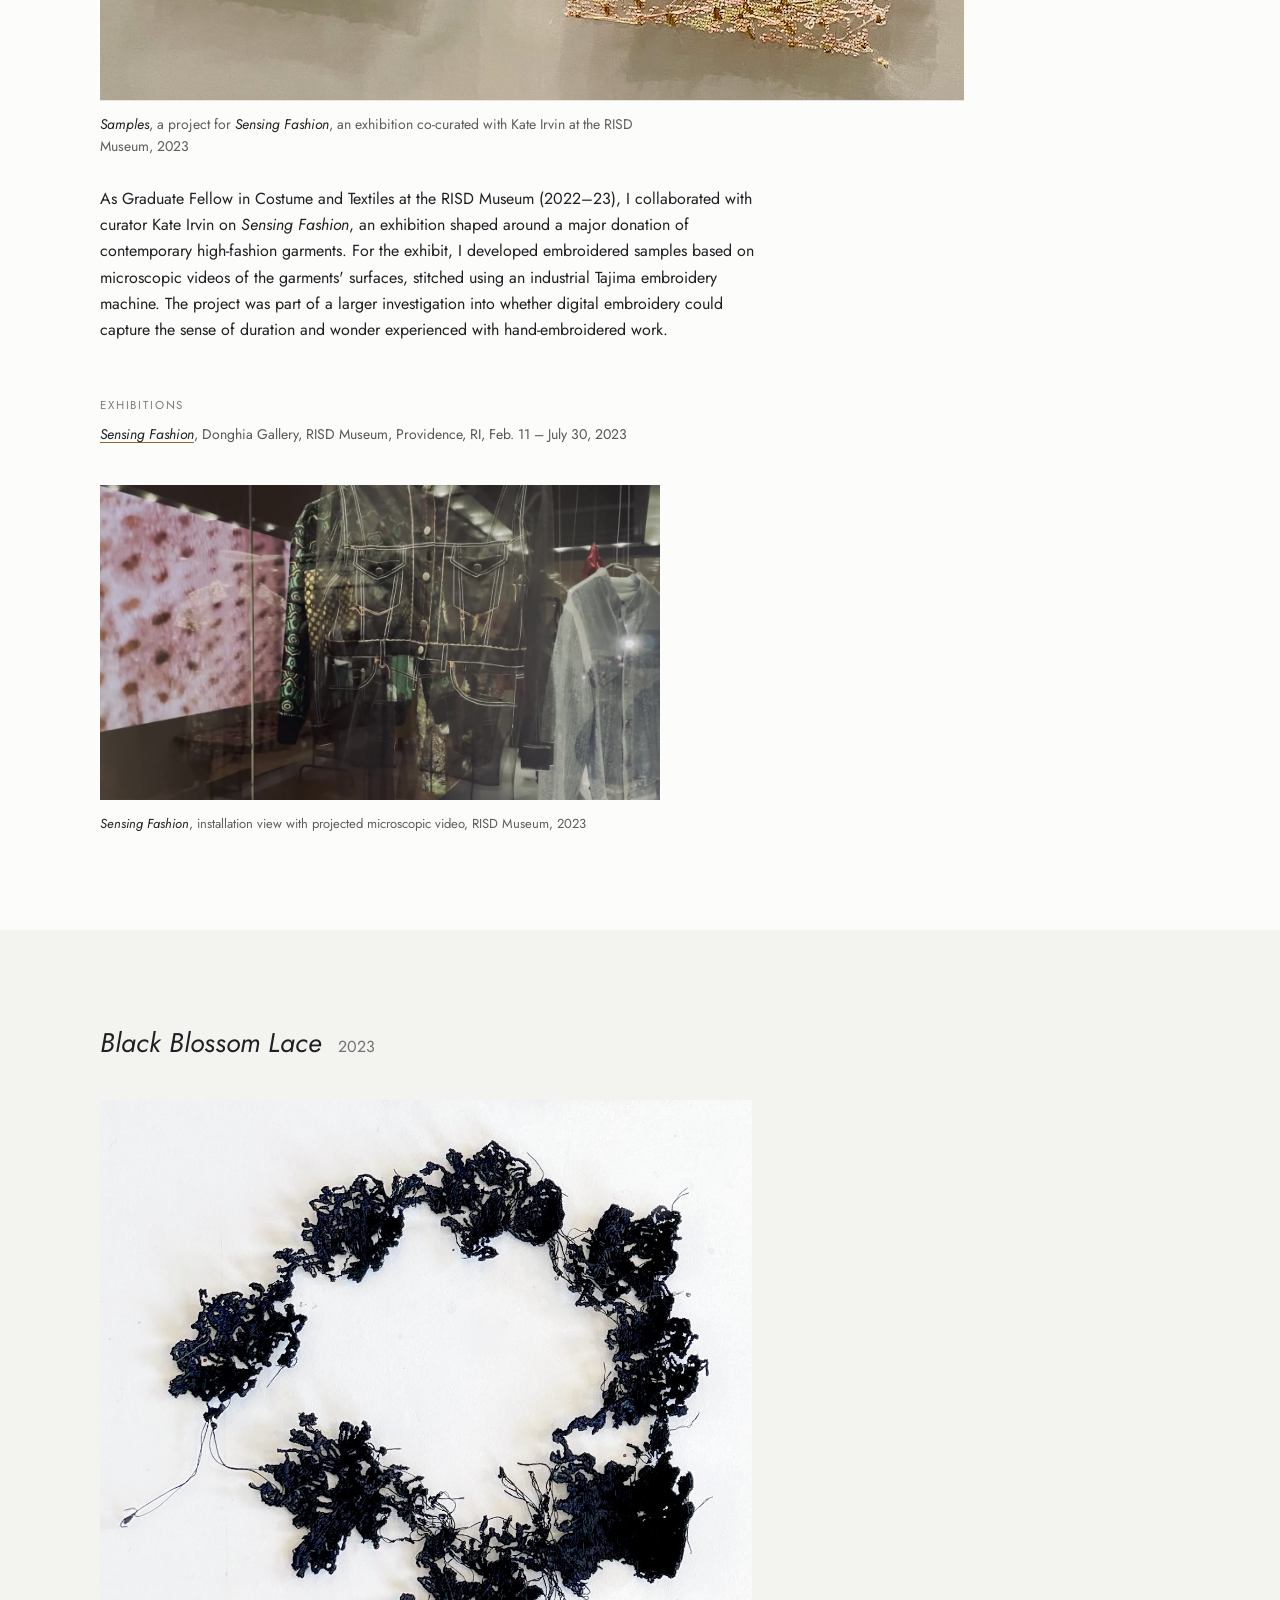
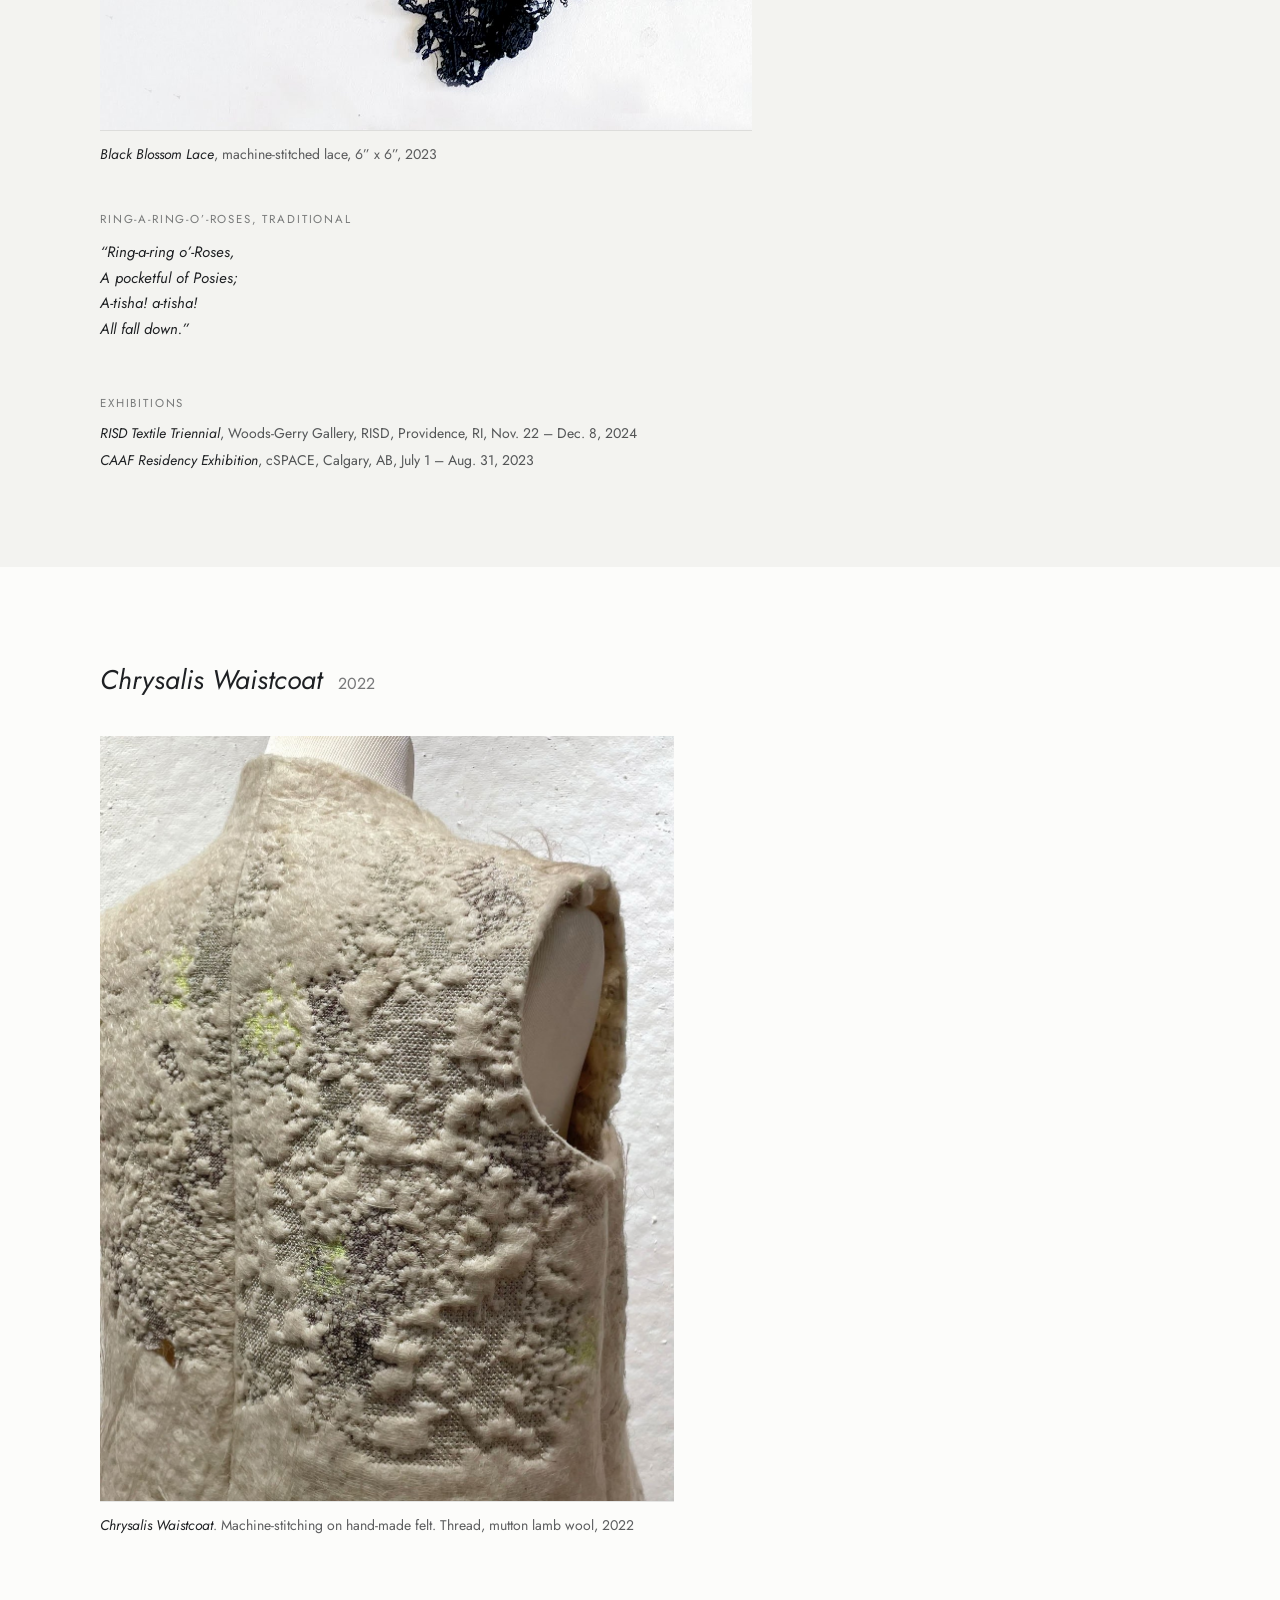
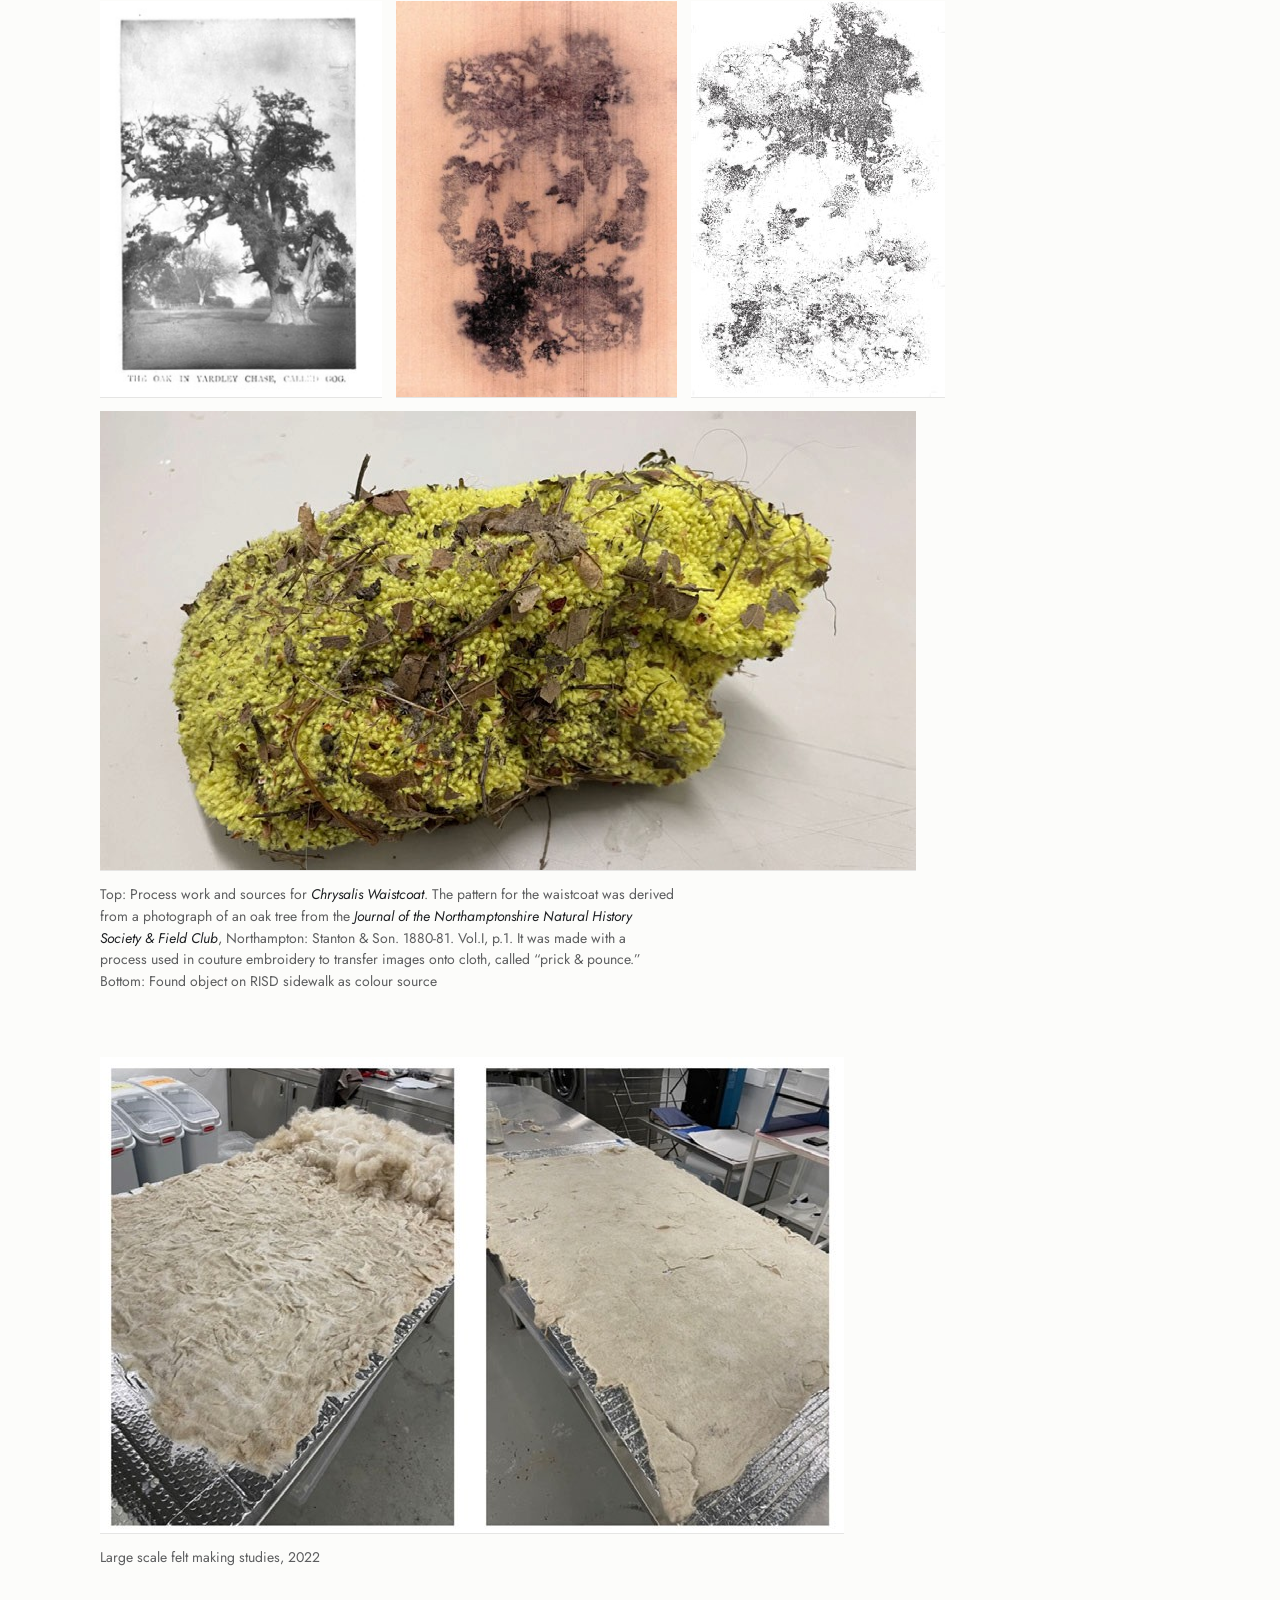
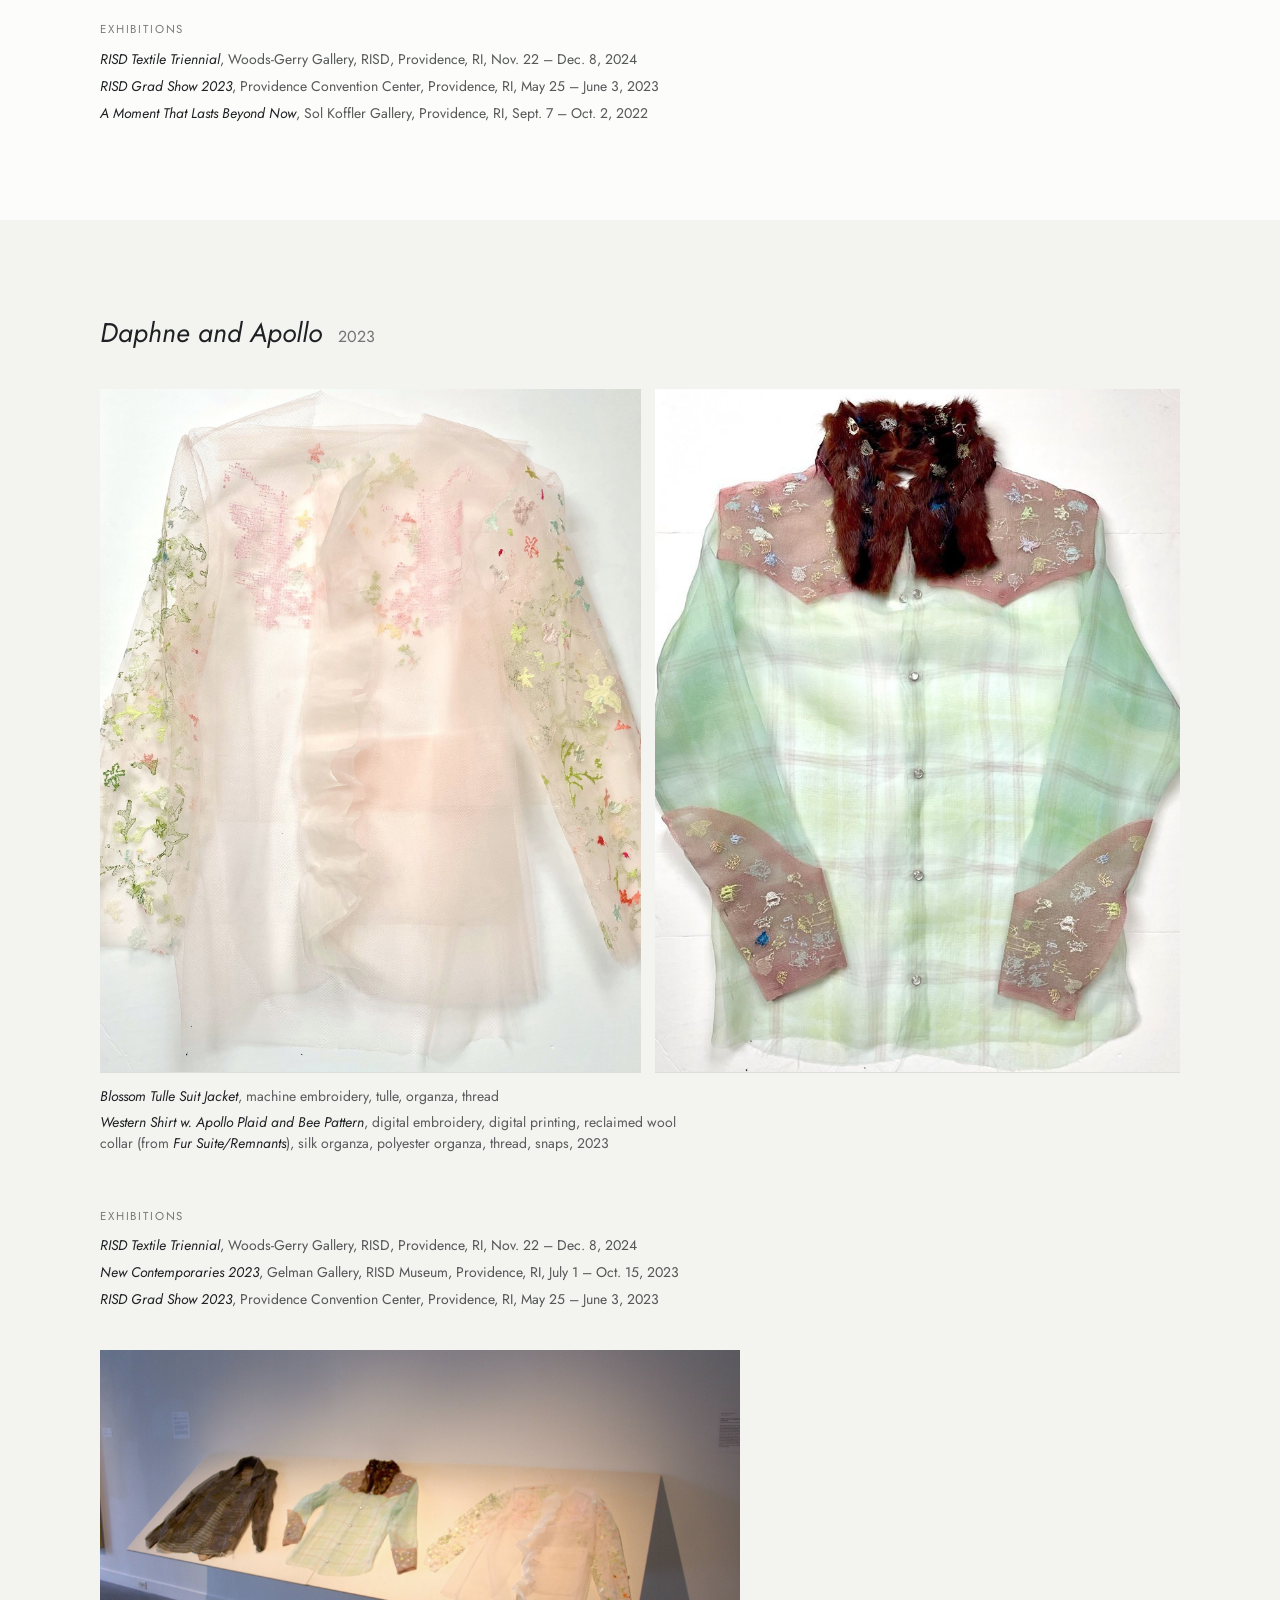
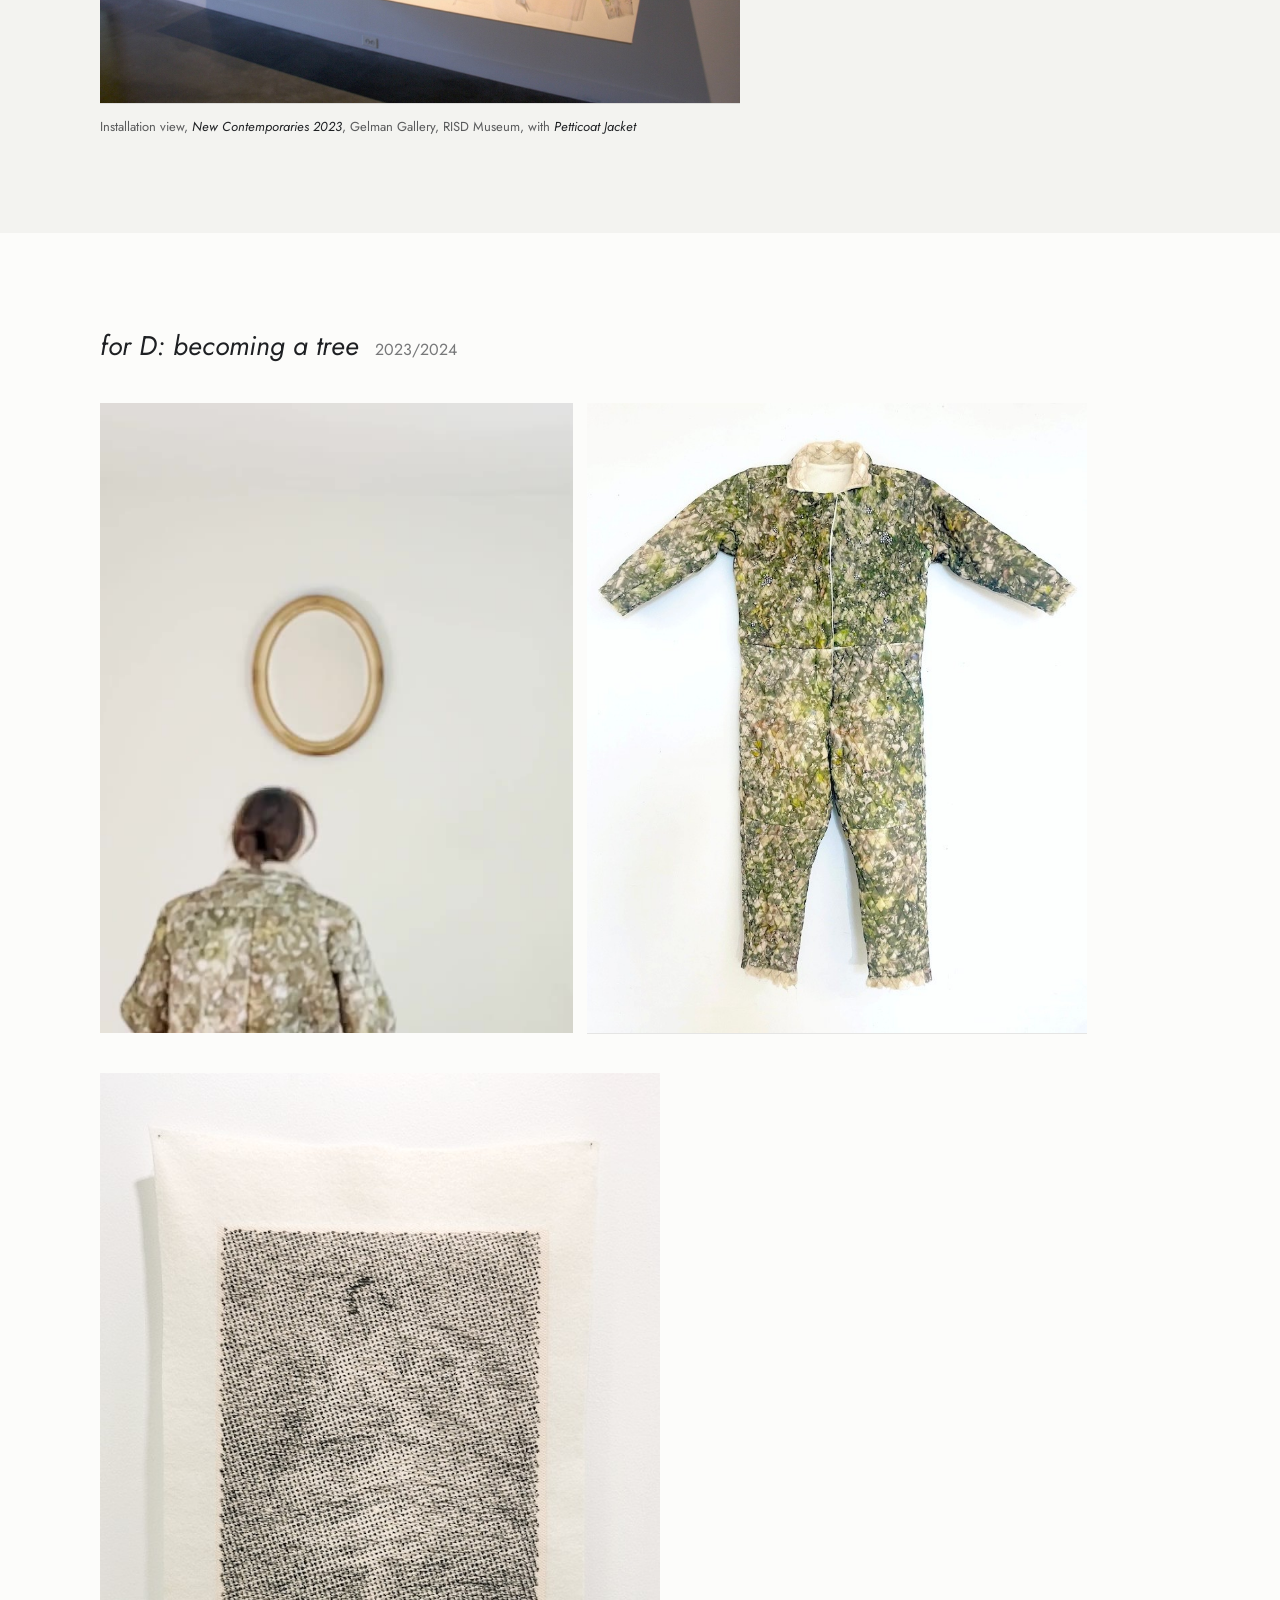
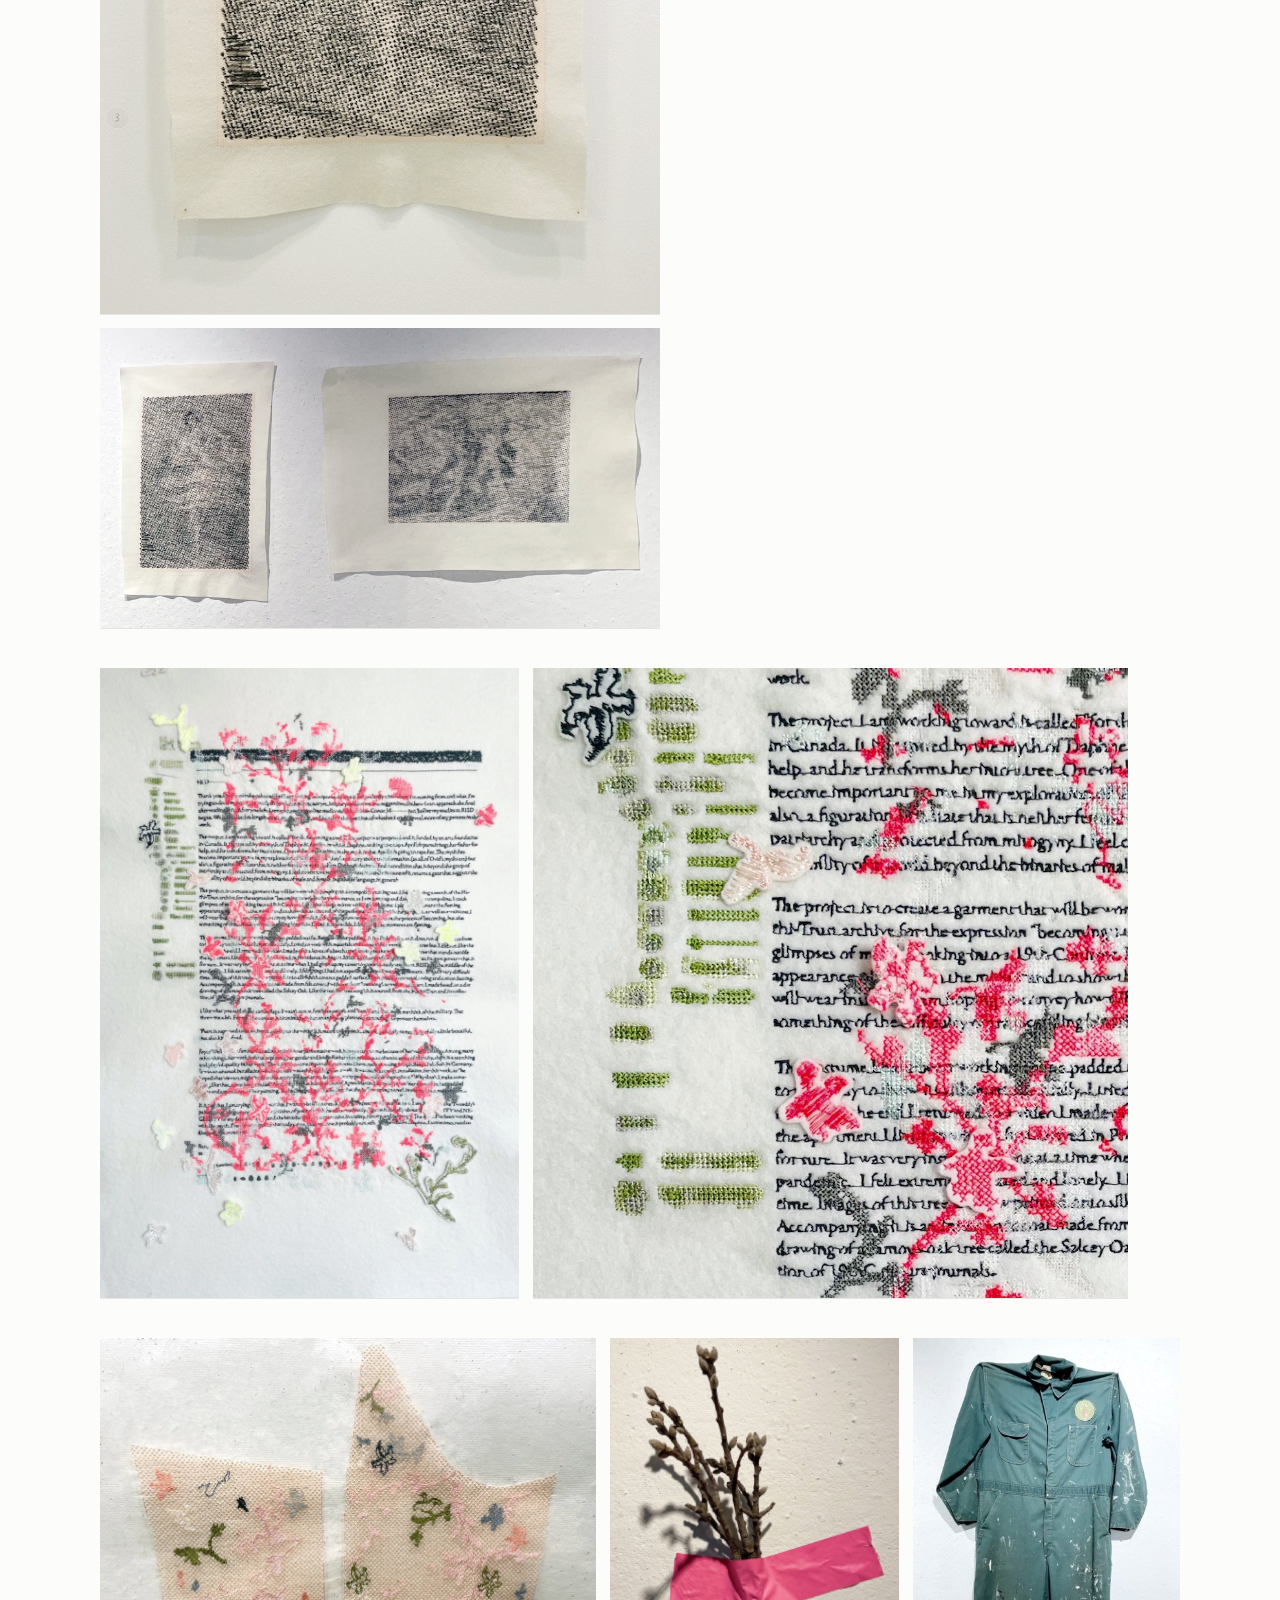
<file: textile-based-inquiry.html>
<!DOCTYPE html>
<html lang="en">
<head>
<meta charset="utf-8">
<meta name="viewport" content="width=device-width, initial-scale=1, viewport-fit=cover">
<title>Textile-based inquiry · Alexandra Emberley</title>
<meta name="description" content="Alexandra Emberley, interdisciplinary artist, educator, and researcher: embroidery, animation, code, and AI.">
<link rel="canonical" href="https://alexandraemberley.ca/textile-based-inquiry.html">
<meta property="og:title" content="Textile-based inquiry · Alexandra Emberley">
<meta property="og:description" content="Alexandra Emberley, interdisciplinary artist, educator, and researcher: embroidery, animation, code, and AI.">
<meta property="og:url" content="https://alexandraemberley.ca/textile-based-inquiry.html">
<meta property="og:image" content="https://alexandraemberley.ca/images/share.jpg">
<meta property="og:image:width" content="1200">
<meta property="og:image:height" content="630">
<meta property="og:type" content="website">
<meta name="twitter:card" content="summary_large_image">
<link rel="preconnect" href="https://fonts.googleapis.com">
<link rel="preconnect" href="https://fonts.gstatic.com" crossorigin>
<link rel="stylesheet" href="https://fonts.googleapis.com/css2?family=Jost:ital,wght@0,400;0,500;1,400&display=swap">
<link rel="stylesheet" href="css/portfolio.css?v=ba50dc97">
</head>
<body>
<header class="band masthead" style="--ground:#fcfcfa">
  <div class="inner">
    <a class="home" href="index.html">Home</a>
    <nav aria-label="Site">
      <ul class="sections">
        <li><a href="about.html">About</a></li>
        <li><a href="early-works.html">Early works</a></li>
        <li><a href="textile-based-inquiry.html" aria-current="page">Textile-based inquiry</a></li>
        <li><a href="recent-work.html">Recent work</a></li>
        <li><a href="studies.html">Studies</a></li>
        <li><a href="cv.html">CV</a></li>
      </ul>
    </nav>
  </div>
</header>

<main>
  <section class="band opener" style="--ground:#fcfcfa" aria-labelledby="section-title">
    <div class="inner">
      <span class="label">Work &nbsp;·&nbsp; II</span>
      <h1 id="section-title">Textile-based inquiry</h1>
      <p class="dates">2020–2024</p>
    </div>
  </section>

  <article class="band work" style="--ground:#f3f3f0" aria-labelledby="w-sparrows">
    <div class="inner">
      <header class="work-head">
        <h2 id="w-sparrows">Sparrows and Swallows</h2>
        <p class="year">2020</p>
      </header>

      <figure class="plate">
        <div class="plate-media">
        <img src="images/textile/sparrows-and-swallows.jpg" width="960" height="1280" style="--view:85vh"
             alt="Embroidered swallow in blue and grey thread and beads, diving over a smaller embroidered bird on organza, with stitched script beneath.">
        </div>
        <figcaption><i>Sparrows &amp; Swallows</i>, embroidery, thread, beads, and organza. 18”x 26”, 2020</figcaption>
      </figure>
      <div class="shows">
        <div>
          <span class="label">Exhibitions</span>
          <ul>
          <li><i>Devotion: Sewing the Sacred</i>, <i>Surface Design Journal</i>, Fall 2020, co-curators Jovencio de la Paz and Lauren Sinner</li>
          </ul>
        </div>
      </div>
    </div>
  </article>

  <article class="band work" style="--ground:#fcfcfa" aria-labelledby="w-hydrangea">
    <div class="inner">
      <header class="work-head">
        <h2 id="w-hydrangea">Hydrangea Flower Pattern Necklace</h2>
        <p class="year">2022</p>
      </header>

      <figure class="plate">
        <div class="plate-media">
        <img src="images/textile/hydrangea-flower-necklace.jpg" width="974" height="984"
             alt="A beaded ring necklace on organza, silver beads with patches of colour, resting on lichen-covered bark.">
        </div>
        <figcaption><i>Hydrangea Flower Pattern Necklace</i>. Beads, appliqué and wire on organza. 10”x10”, 2022. The pattern was derived from a drawing made with a hydrangea flower and inspired by Schiaparelli’s <i>Necklace</i> (1938)</figcaption>
      </figure>
      <div class="shows">
        <div>
          <span class="label">Exhibitions</span>
          <ul>
          <li><i>Incremental Growth: RISD Graduate Textiles Biennial 2022</i>, Sol Koffler Gallery, 169 Weybosset Street, Providence, RI, Mar. 4 – Apr. 3, 2022</li>
          </ul>
        </div>
      </div>
    </div>
  </article>

  <article class="band work" style="--ground:#f3f3f0" aria-labelledby="w-petticoat">
    <div class="inner">
      <header class="work-head">
        <h2 id="w-petticoat">Petticoat Jacket/The Wolf and the Lamb</h2>
        <p class="year">2022/2023</p>
      </header>

      <figure class="plate">
        <div class="plate-media">
        <img src="images/textile/petticoat-jacket.jpg" width="886" height="903"
             alt="A jacket of translucent grey-striped silk organza, bleached and stained, with a button and tie.">
        </div>
        <figcaption><i>Petticoat Jacket/The Wolf and the Lamb</i>, deaccessioned horsehair petticoat, digitally printed silk organza treated with bleach and ferric with original button, tie, and tag, 2022/2023</figcaption>
      </figure>

      <figure class="plate">
        <div class="plate-media">
        <div class="row" style="--mw:880px;--sum:2.078;--gaps:14px">
          <img src="images/textile/petticoat-original.jpg" width="802" height="601" style="--ar:1.334"
             alt="The original deaccessioned horsehair petticoat in grey stripes, crumpled.">
          <img src="images/textile/wolf-and-lamb-fable.jpg" width="310" height="417" style="--ar:0.743"
             alt="A printed page of Aesop&#x27;s fable The Wolf and the Lamb with an engraving of a wolf.">
        </div>
        <img src="images/textile/petticoat-organza-print.jpg" width="2000" height="1076"
             alt="A digital image made from scans of the petticoat&#x27;s gathered stripes.">
        </div>
        <figcaption>Process work for <i>Petticoat Jacket</i>. Top is an image of the original deaccessioned petticoat and a copy of the Aesop’s Fable <i>The Wolf and the Lamb</i>. Below: digital image based on scans of the petticoat digitally printed on silk organza, 2022</figcaption>
      </figure>
      <div class="shows">
        <div>
          <span class="label">Exhibitions</span>
          <ul>
          <li><i>RISD Textile Triennial</i>, Woods-Gerry Gallery, RISD, Providence, RI, Nov. 22 – Dec. 8, 2024</li>
          <li><i>New Contemporaries 2023</i>, Gelman Gallery, RISD Museum, Providence, RI, July 1 – Oct. 15, 2023</li>
          <li><i>RISD Grad Show 2023</i>, Providence Convention Center, Providence, RI, May 25 – June 3, 2023</li>
          <li><a href="https://risdmuseum.org/exhibitions-events/exhibitions/inherent-vice-0" target="_blank" rel="noopener"><i>Inherent Vice: Hidden Narratives</i></a>, Donghia Gallery, RISD Museum, Providence, RI, July 23, 2022 – Jan. 15, 2023, an earlier version of the jacket and felt work</li>
          </ul>
        </div>
      </div>
      <figure class="plate doc">
        <div class="plate-media">
        <a class="capped" href="images/textile/petticoat-inherent-vice.jpg" target="_blank" rel="noopener" style="max-width:300px"><img src="images/textile/petticoat-inherent-vice.jpg" width="326" height="461" alt="A museum case: a dark jacket on a stand before a large felt form, with a lamp and a projected image behind glass."></a>
        </div>
        <figcaption>Installation view, <i>Inherent Vice: Hidden Narratives</i>, Donghia Gallery, RISD Museum, 2022–23: an earlier version of the jacket with felt work</figcaption>
      </figure>
    </div>
  </article>

  <article class="band work" style="--ground:#fcfcfa" aria-labelledby="w-sensing-fashion">
    <div class="inner">
      <header class="work-head">
        <h2 id="w-sensing-fashion">Sensing Fashion</h2>
        <p class="year">2023</p>
      </header>

      <figure class="plate">
        <div class="plate-media">
        <div class="row" style="--mw:870px;--sum:2.807;--gaps:14px">
          <img src="images/textile/sensing-fashion-four-samples.jpg" width="448" height="305" style="--ar:1.469"
             alt="Four embroidered samples mounted in a row in a museum wall case.">
          <img src="images/textile/sensing-fashion-gallery.jpg" width="412" height="308" style="--ar:1.338"
             alt="The Sensing Fashion gallery, with garments on forms and projected video on the walls.">
        </div>
        <img src="images/textile/sensing-fashion-samples-detail.jpg" width="864" height="558"
             alt="Two digitally embroidered samples in detail: one yellow and grey, one pale peach in diagonal bands.">
        </div>
        <figcaption><i>Samples</i>, a project for <i>Sensing Fashion</i>, an exhibition co-curated with Kate Irvin at the RISD Museum, 2023</figcaption>
      </figure>
      <p class="note">As Graduate Fellow in Costume and Textiles at the RISD Museum (2022–23), I collaborated with curator Kate Irvin on <i>Sensing Fashion</i>, an exhibition shaped around a major donation of contemporary high-fashion garments. For the exhibit, I developed embroidered samples based on microscopic videos of the garments' surfaces, stitched using an industrial Tajima embroidery machine. The project was part of a larger investigation into whether digital embroidery could capture the sense of duration and wonder experienced with hand-embroidered work.</p>
      <div class="shows">
        <div>
          <span class="label">Exhibitions</span>
          <ul>
          <li><a href="https://risdmuseum.org/exhibitions-events/exhibitions/sensing-fashion" target="_blank" rel="noopener"><i>Sensing Fashion</i></a>, Donghia Gallery, RISD Museum, Providence, RI, Feb. 11 – July 30, 2023</li>
          </ul>
        </div>
      </div>
      <figure class="plate doc">
        <div class="plate-media">
        <div class="capped" style="max-width:560px"><video class="clip" src="media/sensing-fashion-samples.mp4" poster="media/sensing-fashion-samples-poster.jpg" width="1280" height="720" muted loop playsinline preload="none" tabindex="0" aria-label="Sensing Fashion in the Donghia Gallery: projected microscopic video beside garments in a glass case.. Select to pause or play."></video></div>
        </div>
        <figcaption><i>Sensing Fashion</i>, installation view with projected microscopic video, RISD Museum, 2023</figcaption>
      </figure>
    </div>
  </article>

  <article class="band work" style="--ground:#f3f3f0" aria-labelledby="w-black-blossom-lace">
    <div class="inner">
      <header class="work-head">
        <h2 id="w-black-blossom-lace">Black Blossom Lace</h2>
        <p class="year">2023</p>
      </header>

      <figure class="plate">
        <div class="plate-media">
        <img src="images/textile/black-blossom-lace.jpg" width="1216" height="1175"
             alt="A loose ring of black machine-stitched lace in dense clusters, like blossoms joined by fine threads, on a white ground.">
        </div>
        <figcaption><i>Black Blossom Lace</i>, machine-stitched lace, 6” x 6”, 2023</figcaption>
      </figure>
      <span class="label poem-label">Ring-a-Ring-o’-Roses, traditional</span>
      <p class="verse">“Ring-a-ring o’-Roses,
 A pocketful of Posies;
 A-tisha! a-tisha!
 All fall down.”</p>
      <div class="shows">
        <div>
          <span class="label">Exhibitions</span>
          <ul>
          <li><i>RISD Textile Triennial</i>, Woods-Gerry Gallery, RISD, Providence, RI, Nov. 22 – Dec. 8, 2024</li>
          <li><i>CAAF Residency Exhibition</i>, cSPACE, Calgary, AB, July 1 – Aug. 31, 2023</li>
          </ul>
        </div>
      </div>
    </div>
  </article>

  <article class="band work" style="--ground:#fcfcfa" aria-labelledby="w-chrysalis">
    <div class="inner">
      <header class="work-head">
        <h2 id="w-chrysalis">Chrysalis Waistcoat</h2>
        <p class="year">2022</p>
      </header>

      <figure class="plate">
        <div class="plate-media">
        <img src="images/textile/chrysalis-waistcoat.jpg" width="1153" height="1536" style="--view:85vh"
             alt="A waistcoat of pale hand-made felt on a dress form, its surface densely machine-stitched with raised, lichen-like texture.">
        </div>
        <figcaption><i>Chrysalis Waistcoat</i>. Machine-stitching on hand-made felt. Thread, mutton lamb wool, 2022</figcaption>
      </figure>

      <figure class="plate">
        <div class="plate-media">
        <div class="row" style="--mw:845px;--sum:2.063;--gaps:28px">
          <img src="images/textile/chrysalis-source-oak.jpg" width="290" height="408" style="--ar:0.711"
             alt="Nineteenth-century photograph of a broad oak tree.">
          <img src="images/textile/chrysalis-process-a.jpg" width="293" height="412" style="--ar:0.711"
             alt="Process work: the oak pattern transferred in dark pounce on pink ground.">
          <img src="images/textile/chrysalis-process-b.jpg" width="254" height="396" style="--ar:0.641"
             alt="Process work: the oak pattern as a dotted outline drawing.">
        </div>
        <img src="images/textile/chrysalis-colour-source.jpg" width="816" height="459"
             alt="A found object from a sidewalk, bright yellow-green moss with dry leaves.">
        </div>
        <figcaption>Top: Process work and sources for <i>Chrysalis Waistcoat</i>. The pattern for the waistcoat was derived from a photograph of an oak tree from the <i>Journal of the Northamptonshire Natural History Society &amp; Field Club</i>, Northampton: Stanton &amp; Son. 1880-81. Vol.I, p.1. It was made with a process used in couture embroidery to transfer images onto cloth, called “prick &amp; pounce.” Bottom: Found object on RISD sidewalk as colour source</figcaption>
      </figure>

      <figure class="plate">
        <div class="plate-media">
        <img src="images/textile/felt-work-i-making.jpg" width="744" height="476"
             alt="Two views of large felt being made on studio tables.">
        </div>
        <figcaption>Large scale felt making studies, 2022</figcaption>
      </figure>
      <div class="shows">
        <div>
          <span class="label">Exhibitions</span>
          <ul>
          <li><i>RISD Textile Triennial</i>, Woods-Gerry Gallery, RISD, Providence, RI, Nov. 22 – Dec. 8, 2024</li>
          <li><i>RISD Grad Show 2023</i>, Providence Convention Center, Providence, RI, May 25 – June 3, 2023</li>
          <li><i>A Moment That Lasts Beyond Now</i>, Sol Koffler Gallery, Providence, RI, Sept. 7 – Oct. 2, 2022</li>
          </ul>
        </div>
      </div>
    </div>
  </article>

  <article class="band work" style="--ground:#f3f3f0" aria-labelledby="w-daphne-apollo">
    <div class="inner">
      <header class="work-head">
        <h2 id="w-daphne-apollo">Daphne and Apollo</h2>
        <p class="year">2023</p>
      </header>

      <figure class="plate">
        <div class="plate-media">
        <div class="row" style="--view:85vh;--mw:1536px;--sum:1.563;--gaps:14px">
          <img src="images/textile/daphne-apollo-jacket.jpg" width="1585" height="2000" style="--ar:0.792"
             alt="A jacket of pale pink tulle and organza, its sleeves and back machine-embroidered with blossoms and leaves in green, pink and coral.">
          <img src="images/textile/daphne-apollo-shirt.jpg" width="750" height="974" style="--ar:0.770"
             alt="A western shirt of pale green plaid organza with pink embroidered yokes and cuffs, snaps, and a collar of reclaimed brown fur.">
        </div>
        </div>
        <figcaption><span class="line"><i>Blossom Tulle Suit Jacket</i>, machine embroidery, tulle, organza, thread</span><span class="line"><i>Western Shirt w. Apollo Plaid and Bee Pattern</i>, digital embroidery, digital printing, reclaimed wool collar (from <i>Fur Suite/Remnants</i>), silk organza, polyester organza, thread, snaps, 2023</span></figcaption>
      </figure>
      <div class="shows">
        <div>
          <span class="label">Exhibitions</span>
          <ul>
          <li><i>RISD Textile Triennial</i>, Woods-Gerry Gallery, RISD, Providence, RI, Nov. 22 – Dec. 8, 2024</li>
          <li><i>New Contemporaries 2023</i>, Gelman Gallery, RISD Museum, Providence, RI, July 1 – Oct. 15, 2023</li>
          <li><i>RISD Grad Show 2023</i>, Providence Convention Center, Providence, RI, May 25 – June 3, 2023</li>
          </ul>
        </div>
      </div>
      <figure class="plate doc">
        <div class="plate-media">
        <a class="capped" href="images/textile/daphne-apollo-new-contemporaries.jpg" target="_blank" rel="noopener" style="max-width:640px"><img src="images/textile/daphne-apollo-new-contemporaries.jpg" width="2000" height="1102" alt="Three garments laid flat on a slanted white plinth in a gallery: a grey striped jacket, the green western shirt, and the pink tulle jacket."></a>
        </div>
        <figcaption>Installation view, <i>New Contemporaries 2023</i>, Gelman Gallery, RISD Museum, with <i>Petticoat Jacket</i></figcaption>
      </figure>
    </div>
  </article>

  <article class="band work" style="--ground:#fcfcfa" aria-labelledby="w-for-d">
    <div class="inner">
      <header class="work-head">
        <h2 id="w-for-d">for D: becoming a tree</h2>
        <p class="year">2023/2024</p>
      </header>

      <figure class="plate">
        <div class="plate-media">
        <div class="row" style="--mw:1274px;--sum:1.544;--gaps:14px">
          <video class="clip" src="media/for-d-performance.mp4" poster="media/for-d-performance-poster.jpg" width="612" height="816" style="--ar:0.750" muted loop playsinline preload="none" tabindex="0" aria-label="Performance of for D: becoming a tree: the artist in the quilted jumpsuit, holding branches, before a gilded mirror.. Select to pause or play."></video>
          <img src="images/textile/for-d-jumpsuit.jpg" width="743" height="936" style="--ar:0.794"
             alt="A quilted jumpsuit in mottled green and cream silk organza, embroidered with rhinestones and beads.">
        </div>
        <div class="space"></div>
        <div class="stack" style="max-width:560px">
        <img src="images/textile/for-d-dot-drawing.jpg" width="623" height="936"
             alt="A machine-stitched dot drawing on white fabric, a dense field of small dark stitches.">
        <img src="images/textile/for-d-dot-drawings-pair.jpg" width="1728" height="926"
             alt="Two machine-stitched dot drawings pinned side by side on a white wall.">
        </div>
        <div class="space"></div>
        <div class="row" style="--mw:1487px;--sum:1.609;--gaps:14px">
          <img src="images/textile/for-d-dear-d-email.jpg" width="886" height="1332" style="--ar:0.665"
             alt="An embroidered email on white fabric: lines of dark machine-stitched text overlaid with pink stitched blossoms and green appliqué.">
          <img src="images/textile/for-d-dear-d-email-detail.jpg" width="864" height="915" style="--ar:0.944"
             alt="Close view of the embroidered email: lines of black stitched text crossed by pink cross-stitch blossoms, felt appliqué flowers, and green stitched bars in the margin.">
        </div>
        <div class="space"></div>
        <div class="row" style="--mw:1629px;--sum:2.397;--gaps:28px">
          <img src="images/textile/for-d-tulle-sleeves.jpg" width="1000" height="884" style="--ar:1.131"
             alt="Two pieces of pale peach tulle, cut as sleeve and bodice pattern pieces, embroidered with small pink, green, black and blue blossoms.">
          <img src="images/textile/for-d-branch-drawing.jpg" width="937" height="1424" style="--ar:0.658"
             alt="A bundle of bare branches bound with pink duct tape against a white wall.">
          <img src="images/textile/for-d-coveralls.jpg" width="406" height="668" style="--ar:0.608"
             alt="Green coveralls hanging on a wall, with a small embroidered patch on the chest.">
        </div>
        </div>
        <figcaption><span class="line">From the top: video clip from performance of <i>for D: becoming a tree</i>, jumpsuit, trampoline, and a gilded mirror, Kingston, ON, Aug. 11, 2024</span><span class="line">From the installation <i>for D: becoming a tree</i>, the jumpsuit, a quilted jumpsuit with digitally printed silk organza, mutton lamb wool, cotton batting, and embroidered with rhinestones &amp; beads, 2022</span><span class="line"><i>The Reproductions: Disappearance</i>, machine-stitched reproduction of a 19thC lithograph of ballerina Fanny Elssler jumping in the air, 2022</span><span class="line"><i>The Reproductions: Disappearance</i> and <i>Daphne &amp; Apollo</i>, machine-stitched reproductions of the lithograph and of an etching of <i>Apollo and Daphne</i> from the workshop of Hendrick Goltzius (1589), 2022</span><span class="line"><i>NECESSITY AND FUTILITY, Dear D----</i>, from <i>for D: becoming a tree</i>, machine &amp; hand stitched embroidered email with appliqué, 2022</span><span class="line">From <i>for D: becoming a tree</i>: embroidered tulle sleeves, budding branches with pink duct tape, and coveralls with an embroidered patch, 2022</span></figcaption>
      </figure>
      <div class="shows">
        <div>
          <span class="label">Exhibitions</span>
          <ul>
          <li><i>for D: becoming a tree</i> (solo), Gallery 505, Calgary, AB, Nov. 1, 2023 – Apr. 5, 2024</li>
          <li><i>RISD Grad Show 2023</i>, Providence Convention Center, Providence, RI, May 25 – June 3, 2023</li>
          </ul>
        </div>
      </div>
      <p class="afa"><img src="images/afa-logo.png" width="640" height="187" alt="Supported by the Alberta Foundation for the Arts"></p>
    </div>
  </article>

  <article class="band work" style="--ground:#f3f3f0" aria-labelledby="w-tree-song">
    <div class="inner">
      <header class="work-head">
        <h2 id="w-tree-song">tree song</h2>
        <p class="year">2023</p>
      </header>

      <figure class="plate">
        <div class="plate-media">
        <img src="images/textile/tree-song.jpg" width="1152" height="1536" style="--view:90vh"
             alt="Machine-stitched lace hanging against a pale wall: a tall, narrow tree form made of stitched lines of text.">
        </div>
        <figcaption><span class="line">Machine-stitched lace, 14” x 28”</span><span class="line">From <i>for D: becoming a tree</i></span></figcaption>
      </figure>
      <p class="note"><i>tree song</i> is part of <i>for D: becoming a tree</i>, a larger body of work I developed from the myth of Apollo and Daphne. In Ovid's telling, Daphne becomes a laurel tree to escape Apollo's pursuit. In 2022 I searched the full-text collection of the HathiTrust Digital Library for the phrase “becoming a tree” and selected twelve passages from the results. I digitally stitched these fragments into a single textile, and the work became part of my material exploration of lace-like structures made through machine stitching.</p>
      <p class="note">Eleven of the twelve passages come from works written by men or published without attribution under male editors. The one woman in the search did not publish under her own name. The preface to <i>Esthwaite Water</i> is signed “The Authoress.” In it, she explains that she appears before the public anonymously and that the book's profits will support charitable and educational work. Her passage extends the parable of the mustard seed to her own small book, which she hopes will grow into a tree. She is the only writer among the twelve who applies the phrase to herself.</p>
      <div class="side">
      <figure class="plate">
        <div class="plate-media">
        <a class="capped" href="images/textile/tree-song-sources.jpg" target="_blank" rel="noopener" style="max-width:420px"><img src="images/textile/tree-song-sources.jpg" width="1154" height="1775" alt="Twelve printed passages clipped from digitized books, each containing the phrase becoming a tree, highlighted in yellow and green."></a>
        </div>
        <figcaption><span class="line">From a search of the HathiTrust website for the phrase “becoming a tree,” 2022</span><span class="line">The typefaces of the sources were carried into the stitch file</span></figcaption>
      </figure>
        <div class="note side-text"><p>The sources, in the order they appear in the work, are:</p>
        <ol class="sources">
        <li>Thomas Nuttall, <i>The North American Sylva</i>, vol. 1 (1852): the box-leaved Eugenia at Key West.</li>
        <li>W. H. Muldrew, <i>Sylvan Ontario</i> (Toronto, 1901): the Canadian juneberry.</li>
        <li>Leslie A. Viereck and Elbert L. Little Jr., <i>Guide to Alaska Trees</i> (US Department of Agriculture, 1974): the Scouler willow.</li>
        <li>Marshall Kittredge Abbott, <i>Myopia Songs &amp; Waltzes</i> (1897): the Myopia Hunt Club in Massachusetts, described as a sapling.</li>
        <li>Harvey Monroe Hall, “Studies in Ornamental Trees and Shrubs,” <i>University of California Publications in Botany</i> (1910): the Eugenia hedge.</li>
        <li>Hall (1910): the bottlebrush <i>Callistemon speciosus</i>.</li>
        <li>Hall (1910): the bottlebrush <i>Callistemon speciosus</i>.</li>
        <li><i>The Penny Cyclopaedia</i> (1837), article “Cupressus”: the spreading cypress.</li>
        <li><i>The Penny Cyclopaedia</i> (1835), article “Bambusa”: tabasheer, a substance secreted by bamboo.</li>
        <li>Charles Knight, ed., <i>The English Cyclopaedia: Natural History</i> (1854), article “Acer”: the curled maple.</li>
        <li>Rabindranath Tagore, <i>Sādhanā: The Realisation of Life</i> (1913): the seed and its dharma.</li>
        <li><i>Esthwaite Water: A Poem in Three Parts</i> (1854), “By a Lady”: the author's hope for her book.</li>
      </ol></div>
      </div>
      <div class="shows">
        <div>
          <span class="label">Exhibitions</span>
          <ul>
          <li><i>for D: becoming a tree</i>, Gallery 505, Calgary, AB, Nov. 1, 2023 – Apr. 5, 2024</li>
          <li><i>RISD Grad Show 2023</i>, Providence Convention Center, Providence, RI, May 25 – June 3, 2023</li>
          </ul>
        </div>
      </div>
      <p class="afa"><img src="images/afa-logo.png" width="640" height="187" alt="Supported by the Alberta Foundation for the Arts"></p>
    </div>
  </article>
</main>

<footer class="band close" style="--ground:#fcfcfa">
  <div class="inner">
    <div class="next">
      <span class="label">Next</span>
      <a class="btn" href="recent-work.html">III &nbsp;Recent work</a>
      <a class="btn" href="work.html">Work</a>
    </div>
    <p class="rights">© Alexandra Emberley, 2010–2026. All images and artworks reproduced on this site are the property of the artist and may not be reproduced or distributed without written permission.</p>
  </div>
</footer>
<script>
(function () {
  var clips = document.querySelectorAll('video.clip');
  var still = window.matchMedia('(prefers-reduced-motion: reduce)').matches;
  if (!clips.length || still || !('IntersectionObserver' in window)) return;
  var seen = new IntersectionObserver(function (entries) {
    entries.forEach(function (e) {
      if (e.isIntersecting) { e.target.play().catch(function () {}); }
      else { e.target.pause(); }
    });
  }, { threshold: 0.35 });
  clips.forEach(function (v) { seen.observe(v); });
})();
document.querySelectorAll('video.clip').forEach(function (v) {
  function toggle() { if (v.paused) { v.play().catch(function () {}); } else { v.pause(); } }
  v.addEventListener('click', toggle);
  v.addEventListener('keydown', function (e) { if (e.key === 'Enter' || e.key === ' ') { e.preventDefault(); toggle(); } });
});
</script>
<!-- Statcounter -->
<script>var sc_project=13358656; var sc_invisible=1; var sc_security="503b06b8";</script>
<script src="https://www.statcounter.com/counter/counter.js" async></script>
<noscript><div class="statcounter"><a title="Web Analytics Made Easy - Statcounter" href="https://statcounter.com/" target="_blank"><img class="statcounter" src="https://c.statcounter.com/13358656/0/503b06b8/1/" alt="Web Analytics Made Easy - Statcounter" referrerPolicy="no-referrer-when-downgrade"></a></div></noscript>
</body>
</html>
</file>
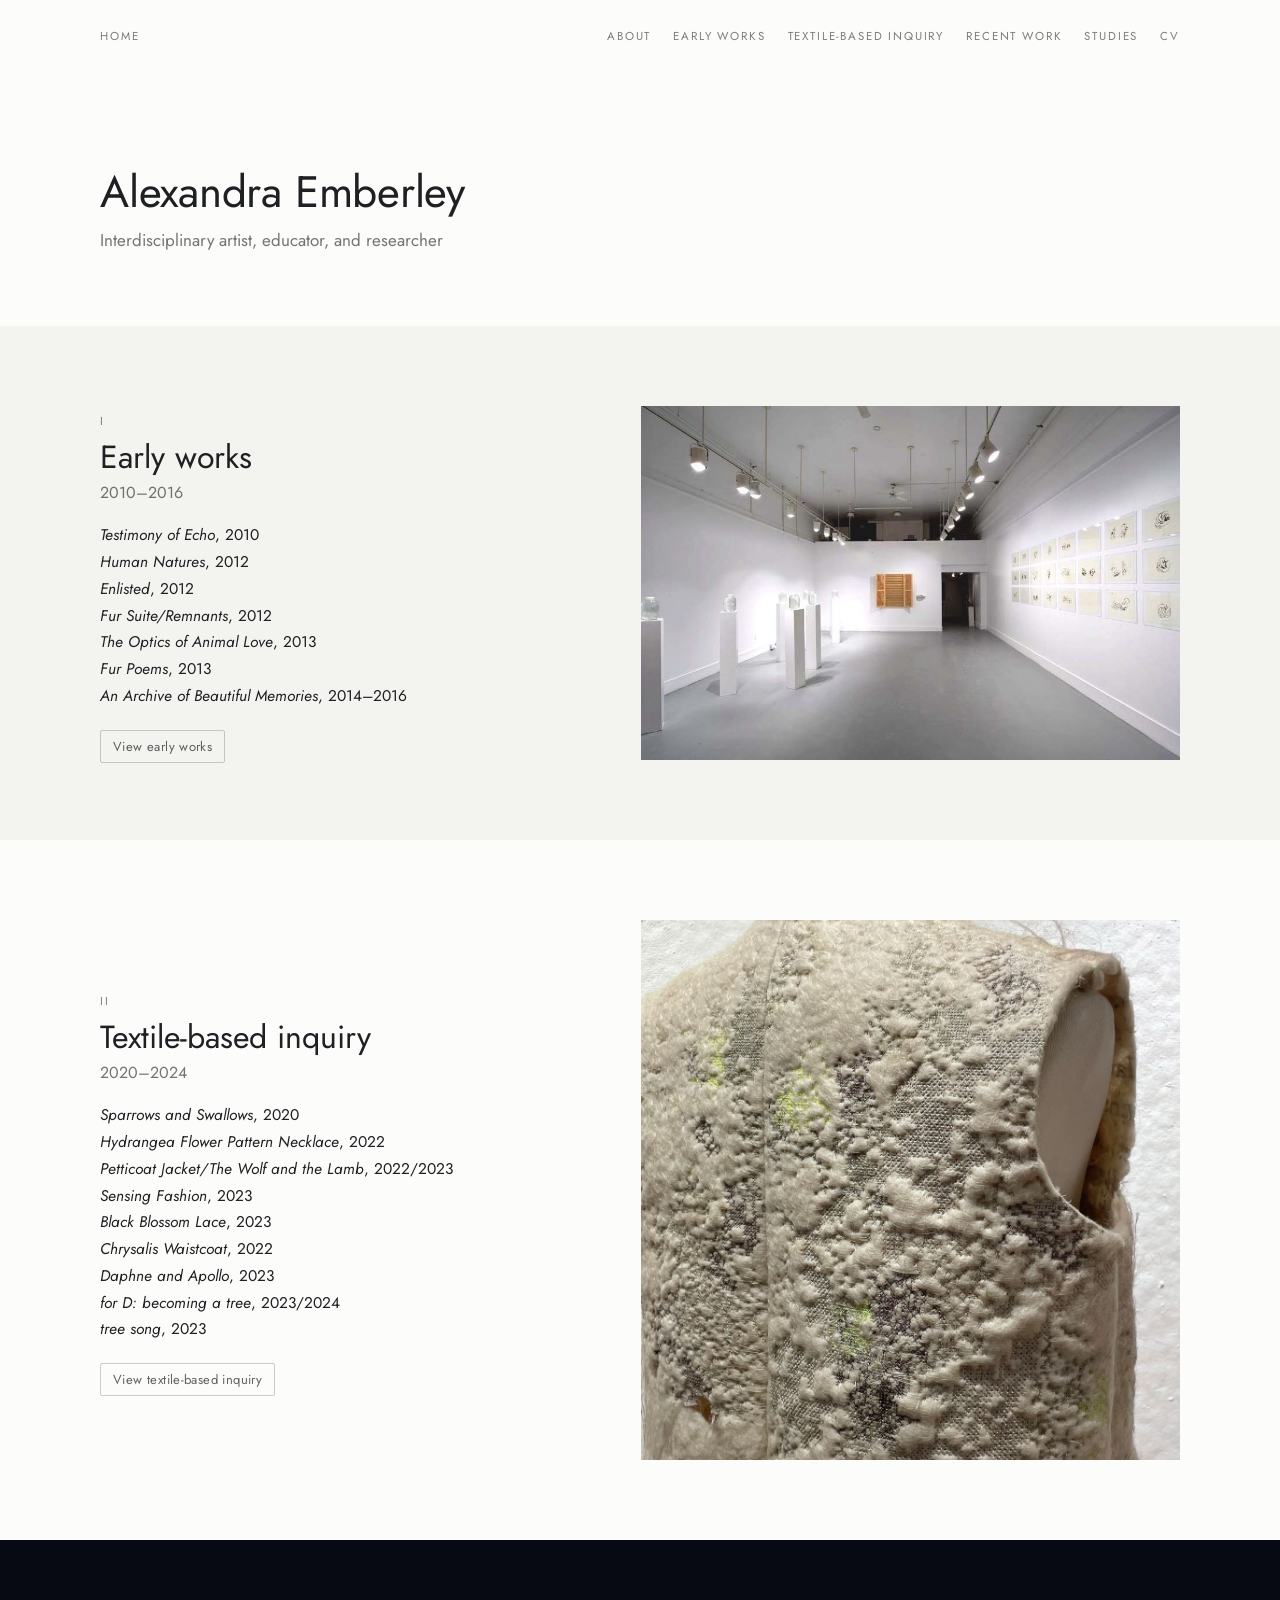
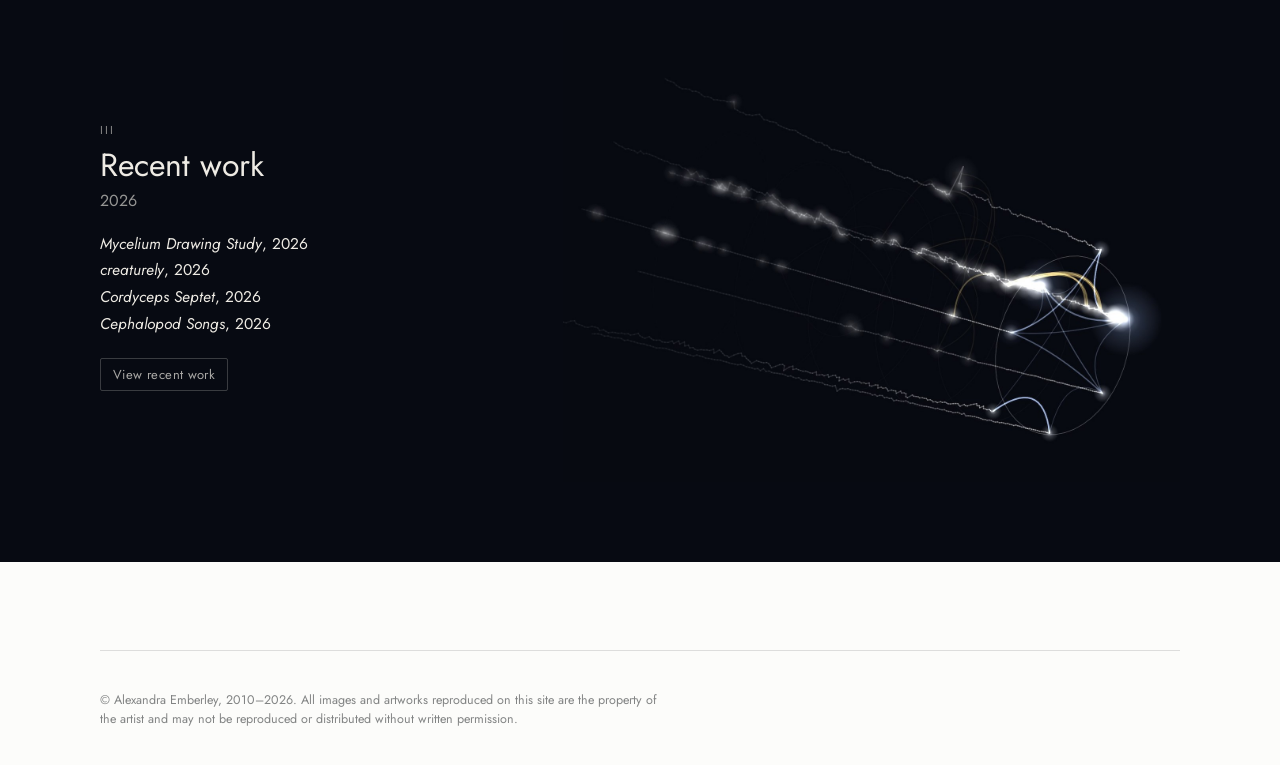
<file: work.html>
<!DOCTYPE html>
<html lang="en">
<head>
<meta charset="utf-8">
<meta name="viewport" content="width=device-width, initial-scale=1, viewport-fit=cover">
<title>Work · Alexandra Emberley</title>
<meta name="description" content="Alexandra Emberley, interdisciplinary artist, educator, and researcher: embroidery, animation, code, and AI.">
<link rel="canonical" href="https://alexandraemberley.ca/work.html">
<meta property="og:title" content="Work · Alexandra Emberley">
<meta property="og:description" content="Alexandra Emberley, interdisciplinary artist, educator, and researcher: embroidery, animation, code, and AI.">
<meta property="og:url" content="https://alexandraemberley.ca/work.html">
<meta property="og:image" content="https://alexandraemberley.ca/images/share.jpg">
<meta property="og:image:width" content="1200">
<meta property="og:image:height" content="630">
<meta property="og:type" content="website">
<meta name="twitter:card" content="summary_large_image">
<link rel="preconnect" href="https://fonts.googleapis.com">
<link rel="preconnect" href="https://fonts.gstatic.com" crossorigin>
<link rel="stylesheet" href="https://fonts.googleapis.com/css2?family=Jost:ital,wght@0,400;0,500;1,400&display=swap">
<link rel="stylesheet" href="css/portfolio.css?v=ba50dc97">
</head>
<body>
<header class="band masthead" style="--ground:#fcfcfa">
  <div class="inner">
    <a class="home" href="index.html">Home</a>
    <nav aria-label="Site">
      <ul class="sections">
        <li><a href="about.html">About</a></li>
        <li><a href="early-works.html">Early works</a></li>
        <li><a href="textile-based-inquiry.html">Textile-based inquiry</a></li>
        <li><a href="recent-work.html">Recent work</a></li>
        <li><a href="studies.html">Studies</a></li>
        <li><a href="cv.html">CV</a></li>
      </ul>
    </nav>
  </div>
</header>

<main>
  <section class="band opener" style="--ground:#fcfcfa" aria-labelledby="portfolio-title">
    <div class="inner">
      <h1 id="portfolio-title">Alexandra Emberley</h1>
      <p class="dates">Interdisciplinary artist, educator, and researcher</p>
    </div>
  </section>

  <section class="band contents" style="--ground:#f3f3f0" aria-labelledby="s-I">
    <div class="inner">
      <div>
        <span class="label">I</span>
        <h2 id="s-I"><a href="early-works.html">Early works</a></h2>
        <p class="dates">2010–2016</p>
        <ul>
          <li><i>Testimony of Echo</i>, 2010</li>
          <li><i>Human Natures</i>, 2012</li>
          <li><i>Enlisted</i>, 2012</li>
          <li><i>Fur Suite/Remnants</i>, 2012</li>
          <li><i>The Optics of Animal Love</i>, 2013</li>
          <li><i>Fur Poems</i>, 2013</li>
          <li><i>An Archive of Beautiful Memories</i>, 2014–2016</li>
        </ul>
        <a class="btn" href="early-works.html">View early works</a>
      </div>
      <a href="early-works.html" tabindex="-1" aria-hidden="true"><img src="images/early/testimony-of-echo-installation.jpg" width="927" height="608" alt=""></a>
    </div>
  </section>

  <section class="band contents" style="--ground:#fcfcfa" aria-labelledby="s-II">
    <div class="inner">
      <div>
        <span class="label">II</span>
        <h2 id="s-II"><a href="textile-based-inquiry.html">Textile-based inquiry</a></h2>
        <p class="dates">2020–2024</p>
        <ul>
          <li><i>Sparrows and Swallows</i>, 2020</li>
          <li><i>Hydrangea Flower Pattern Necklace</i>, 2022</li>
          <li><i>Petticoat Jacket/The Wolf and the Lamb</i>, 2022/2023</li>
          <li><i>Sensing Fashion</i>, 2023</li>
          <li><i>Black Blossom Lace</i>, 2023</li>
          <li><i>Chrysalis Waistcoat</i>, 2022</li>
          <li><i>Daphne and Apollo</i>, 2023</li>
          <li><i>for D: becoming a tree</i>, 2023/2024</li>
          <li><i>tree song</i>, 2023</li>
        </ul>
        <a class="btn" href="textile-based-inquiry.html">View textile-based inquiry</a>
      </div>
      <a href="textile-based-inquiry.html" tabindex="-1" aria-hidden="true"><img src="images/textile/chrysalis-waistcoat.jpg" width="1153" height="1536" alt=""></a>
    </div>
  </section>

  <section class="band contents wide" style="--ground:#070a12;--ink:#eeebe4;--gilt:#d9b25a" aria-labelledby="s-III">
    <div class="inner">
      <div>
        <span class="label">III</span>
        <h2 id="s-III"><a href="recent-work.html">Recent work</a></h2>
        <p class="dates">2026</p>
        <ul>
          <li><i>Mycelium Drawing Study</i>, 2026</li>
          <li><i>creaturely</i>, 2026</li>
          <li><i>Cordyceps Septet</i>, 2026</li>
          <li><i>Cephalopod Songs</i>, 2026</li>
        </ul>
        <a class="btn" href="recent-work.html">View recent work</a>
      </div>
      <a href="recent-work.html" tabindex="-1" aria-hidden="true"><img src="images/recent/cordyceps-septet-band.jpg" width="1560" height="1170" alt=""></a>
    </div>
  </section>
</main>

<footer class="band close" style="--ground:#fcfcfa">
  <div class="inner">
    <p class="rights">© Alexandra Emberley, 2010–2026. All images and artworks reproduced on this site are the property of the artist and may not be reproduced or distributed without written permission.</p>
  </div>
</footer>
<!-- Statcounter -->
<script>var sc_project=13358656; var sc_invisible=1; var sc_security="503b06b8";</script>
<script src="https://www.statcounter.com/counter/counter.js" async></script>
<noscript><div class="statcounter"><a title="Web Analytics Made Easy - Statcounter" href="https://statcounter.com/" target="_blank"><img class="statcounter" src="https://c.statcounter.com/13358656/0/503b06b8/1/" alt="Web Analytics Made Easy - Statcounter" referrerPolicy="no-referrer-when-downgrade"></a></div></noscript>
</body>
</html>
</file>
<file: css/portfolio.css>
/* Alexandra Emberley, Portfolio 2026
   One type system across every page: Jost, a geometric face after Futura.
   Each work sets its own ground with --ground and, on dark grounds, --ink. */

:root {
  --paper: #fcfcfa;
  --ink: #1e2023;
  --gilt: #8a6a2c;
  --ground: var(--paper);
  --view: 70vh;  /* the tallest any work is shown, so a whole piece fits on a laptop screen */
  color-scheme: light;
}

*, *::before, *::after { box-sizing: border-box; }

body {
  margin: 0;
  background: var(--paper);
  color: var(--ink);
  font-family: "Jost", "Futura", "Futura PT", "Century Gothic", "Helvetica Neue", Arial, sans-serif;
  font-size: 16px;
  line-height: 1.6;
  -webkit-font-smoothing: antialiased;
}

img { display: block; max-width: 100%; height: auto; }
a { color: inherit; }
a:focus-visible { outline: 2px solid var(--gilt); outline-offset: 3px; }

/* every band shares one measure and one gutter */
.band {
  background: var(--ground);
  color: var(--ink);
  padding-inline: max(16px, 4vw);
}
.inner { max-width: 1080px; margin: 0 auto; }

/* masthead */
.masthead { padding-block: 22px 0; }
.masthead .inner {
  display: flex; flex-wrap: wrap; justify-content: space-between; align-items: baseline;
  gap: 8px 28px;
}
.sections { display: flex; flex-wrap: wrap; gap: 6px 22px; margin: 0; padding: 0; list-style: none; }
.sections a, .label {
  font-size: 11.5px; letter-spacing: .16em; text-transform: uppercase; text-decoration: none;
  color: color-mix(in srgb, var(--ink) 58%, transparent);
}
.sections a:hover { color: var(--ink); }
.sections a[aria-current="page"] {
  color: var(--ink);
  text-decoration: underline; text-decoration-color: var(--gilt); text-underline-offset: 5px;
}

/* section opener */
.opener { padding-block: clamp(56px, 11vw, 120px) clamp(40px, 7vw, 72px); }
.opener .label { display: block; margin-bottom: 14px; }
.opener h1 {
  margin: 0; font-weight: 400; font-size: clamp(30px, 4.4vw, 44px); line-height: 1.12; letter-spacing: -.005em;
  text-wrap: balance;
}
.opener .dates { margin: 10px 0 0; font-size: 17px; color: color-mix(in srgb, var(--ink) 62%, transparent); }

/* a work */
.work { padding-block: clamp(52px, 8vw, 96px); }
.work-head { display: flex; flex-wrap: wrap; align-items: baseline; gap: 4px 16px; margin: 0 0 clamp(24px, 4vw, 40px); }
.work-head h2 { margin: 0; font-weight: 400; font-style: italic; font-size: clamp(22px, 2.6vw, 27px); line-height: 1.25; }
.work-head .year { margin: 0; font-size: 16px; color: color-mix(in srgb, var(--ink) 60%, transparent); font-variant-numeric: oldstyle-nums; }

/* plates: a group of images with the caption that belongs to them */
.plate { margin: 0; display: grid; gap: 14px; justify-items: start; }
.plate + .plate { margin-top: clamp(40px, 6vw, 64px); }
.plate-media { display: contents; }
.plate-media > img { width: auto; max-height: var(--view); }
.capped { display: block; width: 100%; }
.capped img { width: 100%; height: auto; }
.plate img { box-shadow: 0 1px 0 color-mix(in srgb, var(--ink) 10%, transparent); }

/* a row of images held to one height: each figure grows by its aspect ratio */
.row { display: flex; gap: 14px; width: 100%; max-width: min(var(--mw), calc(var(--view) * var(--sum) + var(--gaps))); }
.row > img { flex: var(--ar) 1 0; min-width: 0; width: 100%; }

.plate figcaption {
  max-width: 72ch; font-size: 14px; line-height: 1.55;
  color: color-mix(in srgb, var(--ink) 72%, transparent);
}
.plate figcaption i { color: var(--ink); }
.plate figcaption .line { display: block; }
.plate figcaption .line + .line { margin-top: 4px; }
.plate figcaption a { text-decoration-color: var(--gilt); text-underline-offset: 3px; overflow-wrap: anywhere; }

/* the artist's own text on a work, set at reading size */
.note { max-width: 66ch; margin: 28px 0 0; font-size: 16px; line-height: 1.65; }
.note i { font-style: italic; }

/* moving image */
.clip, .film { display: block; max-width: 100%; height: auto; max-height: var(--view); width: auto; background: transparent; }
.clip { cursor: pointer; }
.clip:focus-visible, .film:focus-visible { outline: 2px solid var(--gilt); outline-offset: 3px; }
.player { display: grid; gap: 10px; width: fit-content; max-width: 100%; }
.player .film { cursor: pointer; box-shadow: 0 0 0 1px color-mix(in srgb, var(--ink) 10%, transparent); }
.player-controls { display: flex; flex-wrap: wrap; align-items: center; gap: 8px 12px; }
.player-controls .btn { font-family: inherit; background: transparent; cursor: pointer; }
.player-controls .seek { flex: 1 1 140px; min-width: 120px; accent-color: color-mix(in srgb, var(--ink) 60%, transparent); }
.player-controls .time { font-size: 13px; font-variant-numeric: tabular-nums; color: color-mix(in srgb, var(--ink) 60%, transparent); min-width: 7.5em; }
.row > .clip, .row > .film { flex: var(--ar) 1 0; min-width: 0; width: 100%; max-height: none; }

/* a publication shown page by page */
.book { width: 100%; display: grid; gap: 14px; }
.pages {
  display: flex; align-items: flex-start; gap: 18px; overflow-x: auto; scroll-snap-type: x mandatory;
  padding-block: 4px 12px; overscroll-behavior-x: contain; position: relative;
}
.pages:focus-visible { outline: 2px solid var(--gilt); outline-offset: 4px; }
.page { flex: none; scroll-snap-align: start; display: block; }
.page img {
  height: min(clamp(320px, 64vh, 720px), calc(var(--h, 2000px) * 1.2));
  width: auto; max-width: none; background: #fff;
  box-shadow: 0 1px 3px color-mix(in srgb, var(--ink) 18%, transparent);
}
.book-controls { display: flex; flex-wrap: wrap; align-items: center; gap: 10px 12px; }
.book-controls button { font-family: inherit; background: transparent; cursor: pointer; }
.book-controls button:disabled { opacity: .35; cursor: default; }
.hint { font-size: 13px; font-style: italic; color: color-mix(in srgb, var(--ink) 55%, transparent); }

/* text that opens a work, and the links that close it */
.note.lead { margin: 0 0 clamp(28px, 4vw, 40px); }
.work-links { margin-top: clamp(32px, 5vw, 48px); }
.plate + .note + .plate, .note + .plate { margin-top: clamp(40px, 6vw, 64px); }
.roman { font-style: normal; }

/* front page: one band per section */
.contents { padding-block: clamp(44px, 7vw, 80px); }
.contents .inner { display: grid; grid-template-columns: minmax(0, 1fr) minmax(0, 1.1fr); gap: clamp(24px, 4vw, 56px); align-items: center; }
.contents h2 { margin: 6px 0 4px; font-weight: 400; font-size: clamp(24px, 3vw, 32px); line-height: 1.15; }
.contents h2 a { text-decoration: none; }
.contents .dates { margin: 0 0 18px; font-size: 16px; color: color-mix(in srgb, var(--ink) 62%, transparent); }
.contents ul { list-style: none; margin: 0 0 24px; padding: 0; display: grid; gap: 2px; font-size: 15.5px; }
.contents li i { font-style: italic; }
.contents img { width: 100%; height: auto; max-height: 60vh; object-fit: cover; }
.contents.wide .inner { grid-template-columns: minmax(0, 1fr) minmax(0, 1.5fr); }
@media (max-width: 760px) { .contents .inner { grid-template-columns: 1fr; } }

.note + .note { margin-top: 12px; }
.note > .label:only-child { display: block; margin-top: 8px; }
.colophon { max-width: 72ch; margin-top: 28px; font-size: 13.5px; line-height: 1.5; color: color-mix(in srgb, var(--ink) 72%, transparent); }
.colophon .label { display: block; margin-bottom: 6px; }
.colophon p { margin: 0 0 6px; }
.colophon a { overflow-wrap: anywhere; text-decoration-color: var(--gilt); text-underline-offset: 3px; }

ol.sources { max-width: 68ch; margin: 10px 0 0; padding-left: 1.6em; font-size: 14.5px; line-height: 1.55; display: grid; gap: 4px; font-variant-numeric: oldstyle-nums; }
ol.sources li::marker { color: color-mix(in srgb, var(--ink) 55%, transparent); }

@media (max-width: 640px) { /* phone strip: keep portraits and landscapes closer in height */
  .page img { height: min(calc((100vw - 32px) / var(--ar, .7727)), calc((100vw - 32px) * 1.05), calc(var(--h, 2000px) * 1.2)); }
}

/* close of section */
footer.close .inner { border-top: 1px solid color-mix(in srgb, var(--ink) 14%, transparent); padding-top: clamp(28px, 4vw, 40px); }
.close { padding-block: clamp(56px, 8vw, 88px) 36px; }
.close .inner { display: grid; gap: 40px; }
.next { display: flex; flex-wrap: wrap; gap: 10px 14px; align-items: center; }
.btn {
  font-size: 13px; letter-spacing: .03em; text-decoration: none;
  color: color-mix(in srgb, var(--ink) 70%, transparent);
  border: 1px solid color-mix(in srgb, var(--ink) 22%, transparent);
  padding: 6px 12px; border-radius: 2px; transition: color .3s, border-color .3s;
}
.btn:hover { color: var(--ink); border-color: color-mix(in srgb, var(--ink) 50%, transparent); }
.btn i { font-style: italic; }
.rights { margin: 0; font-size: 12.5px; line-height: 1.5; max-width: 72ch; color: color-mix(in srgb, var(--ink) 55%, transparent); }

@media (max-width: 640px) {
  body { font-size: 15.5px; }
  .row { flex-direction: column; max-width: var(--mw); }
  .row > img { flex: none; }
  .plate figcaption { font-size: 13.5px; }
}
@media (prefers-reduced-motion: reduce) { .btn { transition: none; } }

/* about and CV */
.prose .inner > .label { display: block; margin: clamp(36px, 5vw, 52px) 0 0; font-weight: 400; }
.prose .note.ack { margin-top: 0; color: color-mix(in srgb, var(--ink) 75%, transparent); }
.prose .note a { text-decoration-color: var(--gilt); text-underline-offset: 3px; }
.cv { padding-bottom: 8px; position: relative; }
.cv .portrait { position: absolute; top: 34px; font-size: 15px; left: calc(72ch + (100% - 72ch) / 2); transform: translateX(-50%); width: 200px; height: auto; margin: 0; }
@media (max-width: 900px) {
  .cv .portrait { position: static; transform: none; float: right; width: 150px; margin: 34px 0 20px 32px; }
}
@media (max-width: 560px) {
  .cv .portrait { float: none; display: block; width: 140px; margin: 0 0 36px; }
}
.cv section + section { margin-top: clamp(36px, 5vw, 52px); }
.cv h2 {
  margin: 0 0 14px; font-weight: 400; font-size: 11.5px; letter-spacing: .16em; text-transform: uppercase;
  color: color-mix(in srgb, var(--ink) 58%, transparent);
}
.cv .entry { display: grid; grid-template-columns: 5.5rem minmax(0, 1fr); gap: 0 18px; max-width: 72ch; margin: 0 0 8px; font-size: 15px; line-height: 1.5; }
.cv .year { color: color-mix(in srgb, var(--ink) 60%, transparent); font-variant-numeric: tabular-nums; white-space: nowrap; }
.cv ul.skills { list-style: none; margin: 0; padding: 0; font-size: 15px; line-height: 1.5; display: grid; gap: 4px; }
.cv p.plain { margin: 0; font-size: 15px; max-width: 72ch; }
@media (max-width: 520px) {
  .cv .entry { grid-template-columns: 1fr; margin-bottom: 12px; }
}

.masthead .home {
  font-size: 11.5px; letter-spacing: .16em; text-transform: uppercase; text-decoration: none;
  color: color-mix(in srgb, var(--ink) 58%, transparent);
}
.masthead .home:hover { color: var(--ink); }
.masthead .home[aria-current="page"] { color: var(--ink); text-decoration: underline; text-decoration-color: var(--gilt); text-underline-offset: 5px; }

/* exhibition history and funding acknowledgement beneath a work */
.shows { margin-top: clamp(36px, 5vw, 52px); max-width: 72ch; }
.shows .label { display: block; margin-bottom: 10px; }
.shows ul { list-style: none; margin: 0; padding: 0; display: grid; gap: 6px; font-size: 14px; line-height: 1.5; color: color-mix(in srgb, var(--ink) 75%, transparent); }
.shows i { color: var(--ink); }
.shows a { color: inherit; text-decoration-color: var(--gilt); text-underline-offset: 3px; }
.afa { margin: 28px 0 0; }
.afa img { width: 132px; height: auto; opacity: .55; box-shadow: none; }
.verse { margin: 0; font-size: 15px; line-height: 1.7; font-style: italic; white-space: pre-line; }
.poem { margin: 0; font-size: 14.5px; line-height: 1.75; max-width: 72ch; white-space: pre-wrap; }
.poem-label { display: block; margin: clamp(32px, 5vw, 44px) 0 12px; }
.note.poem-src { margin-top: 12px; font-size: 13.5px; color: color-mix(in srgb, var(--ink) 65%, transparent); }
.hero { padding-block: clamp(24px, 4vw, 48px) 0; }
.hero .clip { width: 100%; max-height: none; cursor: default; }
.hero-cap { margin: 10px 0 0; font-size: 13px; color: color-mix(in srgb, var(--ink) 60%, transparent); }
.hero + .opener { padding-top: clamp(40px, 6vw, 72px); }

/* cover page: the clip alone, centred in the window */
.cover { min-height: calc(100vh - 64px); min-height: calc(100svh - 64px); display: grid; align-items: center; padding-block: 24px 48px; }
.cover .clip { width: 100%; max-height: calc(100vh - 200px); object-fit: contain; cursor: default; }
.cover-line { display: flex; flex-wrap: wrap; justify-content: space-between; align-items: center; gap: 12px 24px; margin: 14px 0 0; font-size: 13px; color: color-mix(in srgb, var(--ink) 60%, transparent); }
.note.excerpt-note { margin: 0 0 4px; font-size: 14.5px; color: color-mix(in srgb, var(--ink) 75%, transparent); }
.player:fullscreen { width: 100%; height: 100%; background: var(--ground); padding: 24px; display: grid; grid-template-rows: 1fr auto; align-items: center; justify-items: center; }
.player:fullscreen .film { max-height: calc(100vh - 110px); width: auto; max-width: 100%; }
.player:-webkit-full-screen { width: 100%; height: 100%; background: var(--ground); padding: 24px; display: grid; grid-template-rows: 1fr auto; align-items: center; justify-items: center; }

/* an installation view beside the exhibition list */
.shows.with-img { max-width: none; display: grid; grid-template-columns: minmax(0, 1fr) minmax(0, 300px); gap: 20px 48px; align-items: start; }
.shows.with-img > div { max-width: 72ch; }
.shows-img { margin: 0; }
.shows-img img { width: 100%; height: auto; }
.shows-img figcaption { margin-top: 8px; font-size: 13px; line-height: 1.5; color: color-mix(in srgb, var(--ink) 65%, transparent); }
.shows-img figcaption i { color: var(--ink); }
@media (max-width: 700px) { .shows.with-img { grid-template-columns: 1fr; } .shows-img { max-width: 300px; } }

/* parts of one work at a single width */
.stack { display: grid; gap: 14px; width: 100%; }
.stack img { width: 100%; height: auto; max-height: none; }
.stack .row { max-width: none; }
.plate .space { height: 12px; width: 100%; }
.side { display: grid; grid-template-columns: minmax(0, 420px) minmax(0, 1fr); gap: 20px 48px; align-items: start; margin-top: clamp(40px, 6vw, 64px); }
.side .plate { max-width: none; }
.side .note { margin-top: 0; }
.side .note p { margin: 0; }
.side ol.sources { max-width: none; }
@media (max-width: 760px) { .side { grid-template-columns: 1fr; } }
/* exhibition documentation after the list */
.shows + .plate.doc, .plate.doc + .plate.doc { margin-top: clamp(28px, 4vw, 40px); }
.plate.doc figcaption { font-size: 13px; }

/* About: the petticoat scan behind the page, the text on a translucent paper panel */
.petticoat { position: relative; min-height: 100vh; isolation: isolate; }
.petticoat::before { content: ""; position: fixed; inset: 0; z-index: -1; background: #e9e8e2 url("../images/about-ground.jpg") center top / cover no-repeat; }
.petticoat .band { background: transparent; }
.petticoat .masthead .inner { background: transparent; }
.petticoat .opener .inner, .petticoat .prose .inner, .petticoat .close .inner {
  background: rgba(252, 252, 250, 0.78); padding-inline: clamp(20px, 4vw, 48px); }
.petticoat .opener .inner { padding-top: clamp(28px, 4vw, 44px); border-radius: 2px 2px 0 0; }
.petticoat .prose .inner { padding-bottom: clamp(36px, 5vw, 56px); border-radius: 0 0 2px 2px; }
.petticoat .opener { padding-bottom: 0; }
.petticoat .opener .inner { padding-bottom: clamp(20px, 3vw, 32px); }
.petticoat .prose { padding-top: 0; }
.petticoat .close { padding-top: clamp(28px, 4vw, 44px); }
.petticoat .close .inner { padding-block: 20px; border-radius: 2px; }
.petticoat .ground-note { margin-top: clamp(36px, 5vw, 52px); font-size: 13.5px; color: color-mix(in srgb, var(--ink) 65%, transparent); }
</file>
